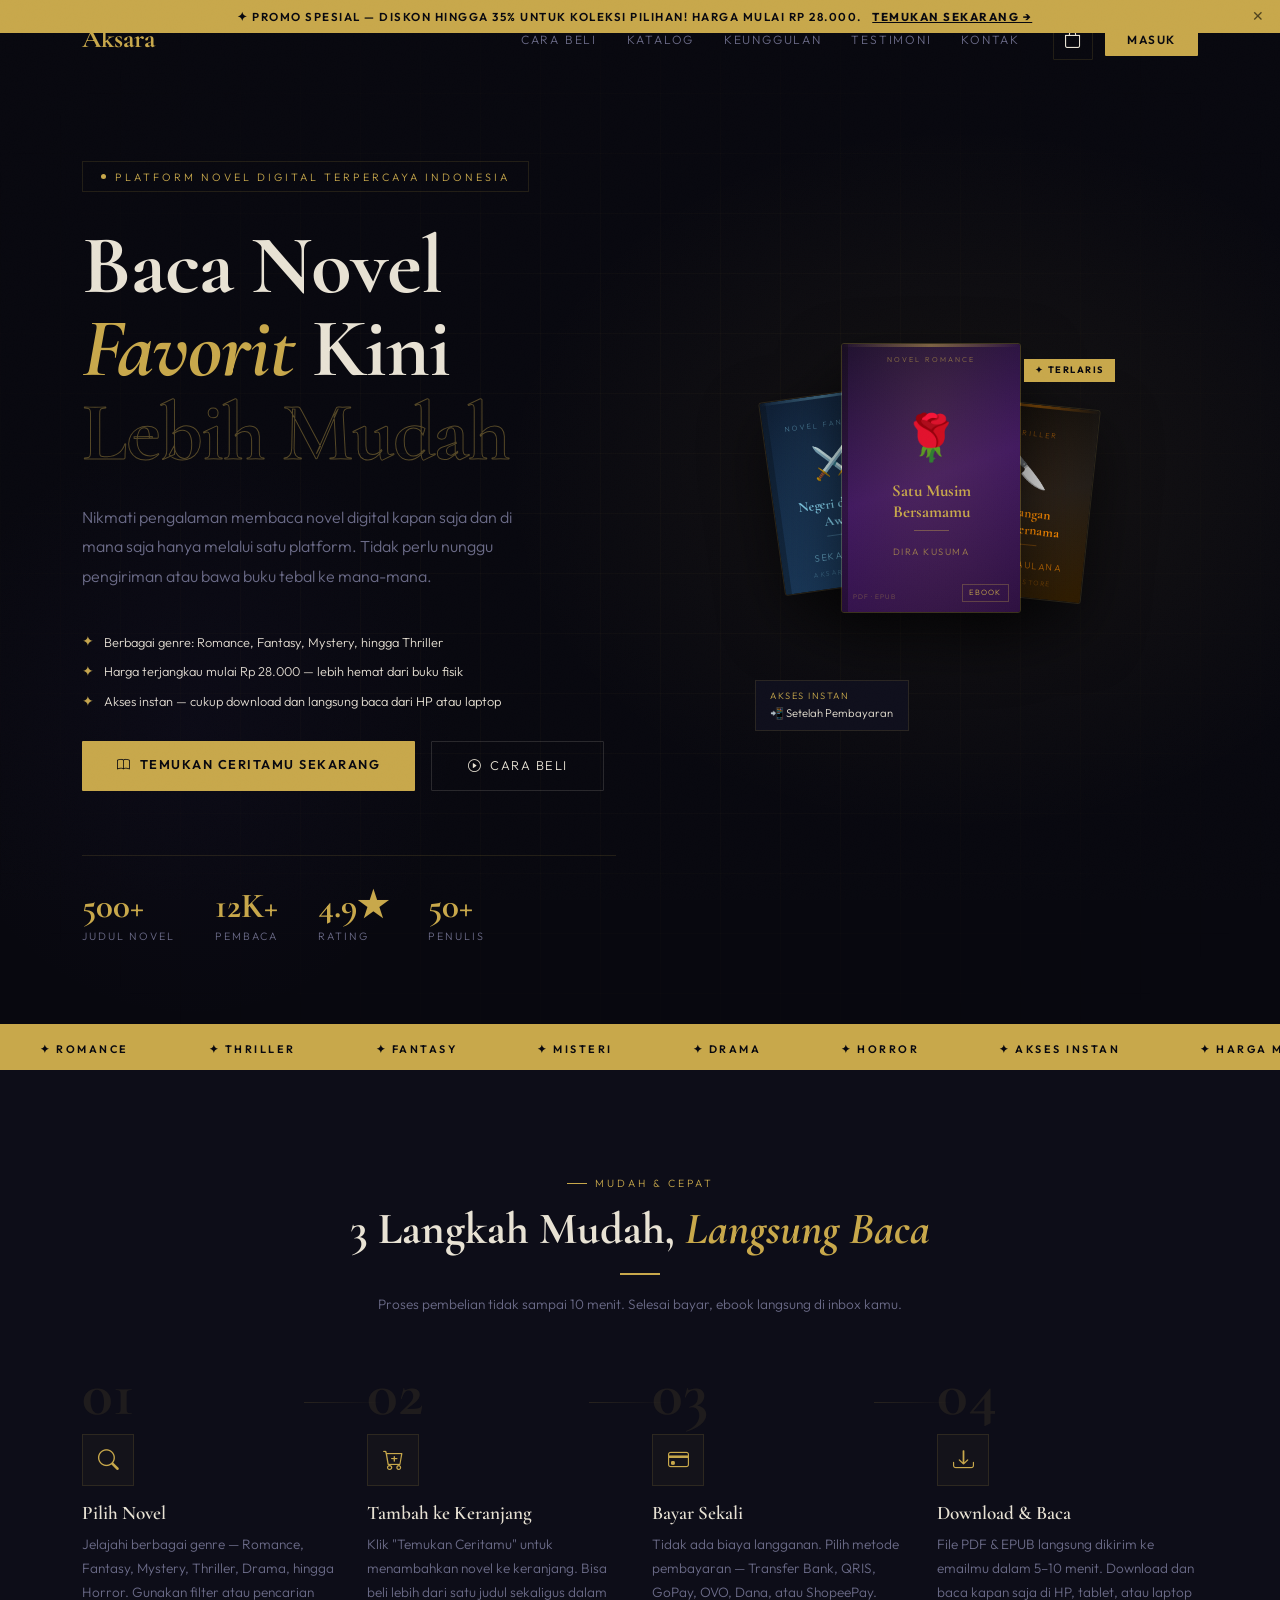
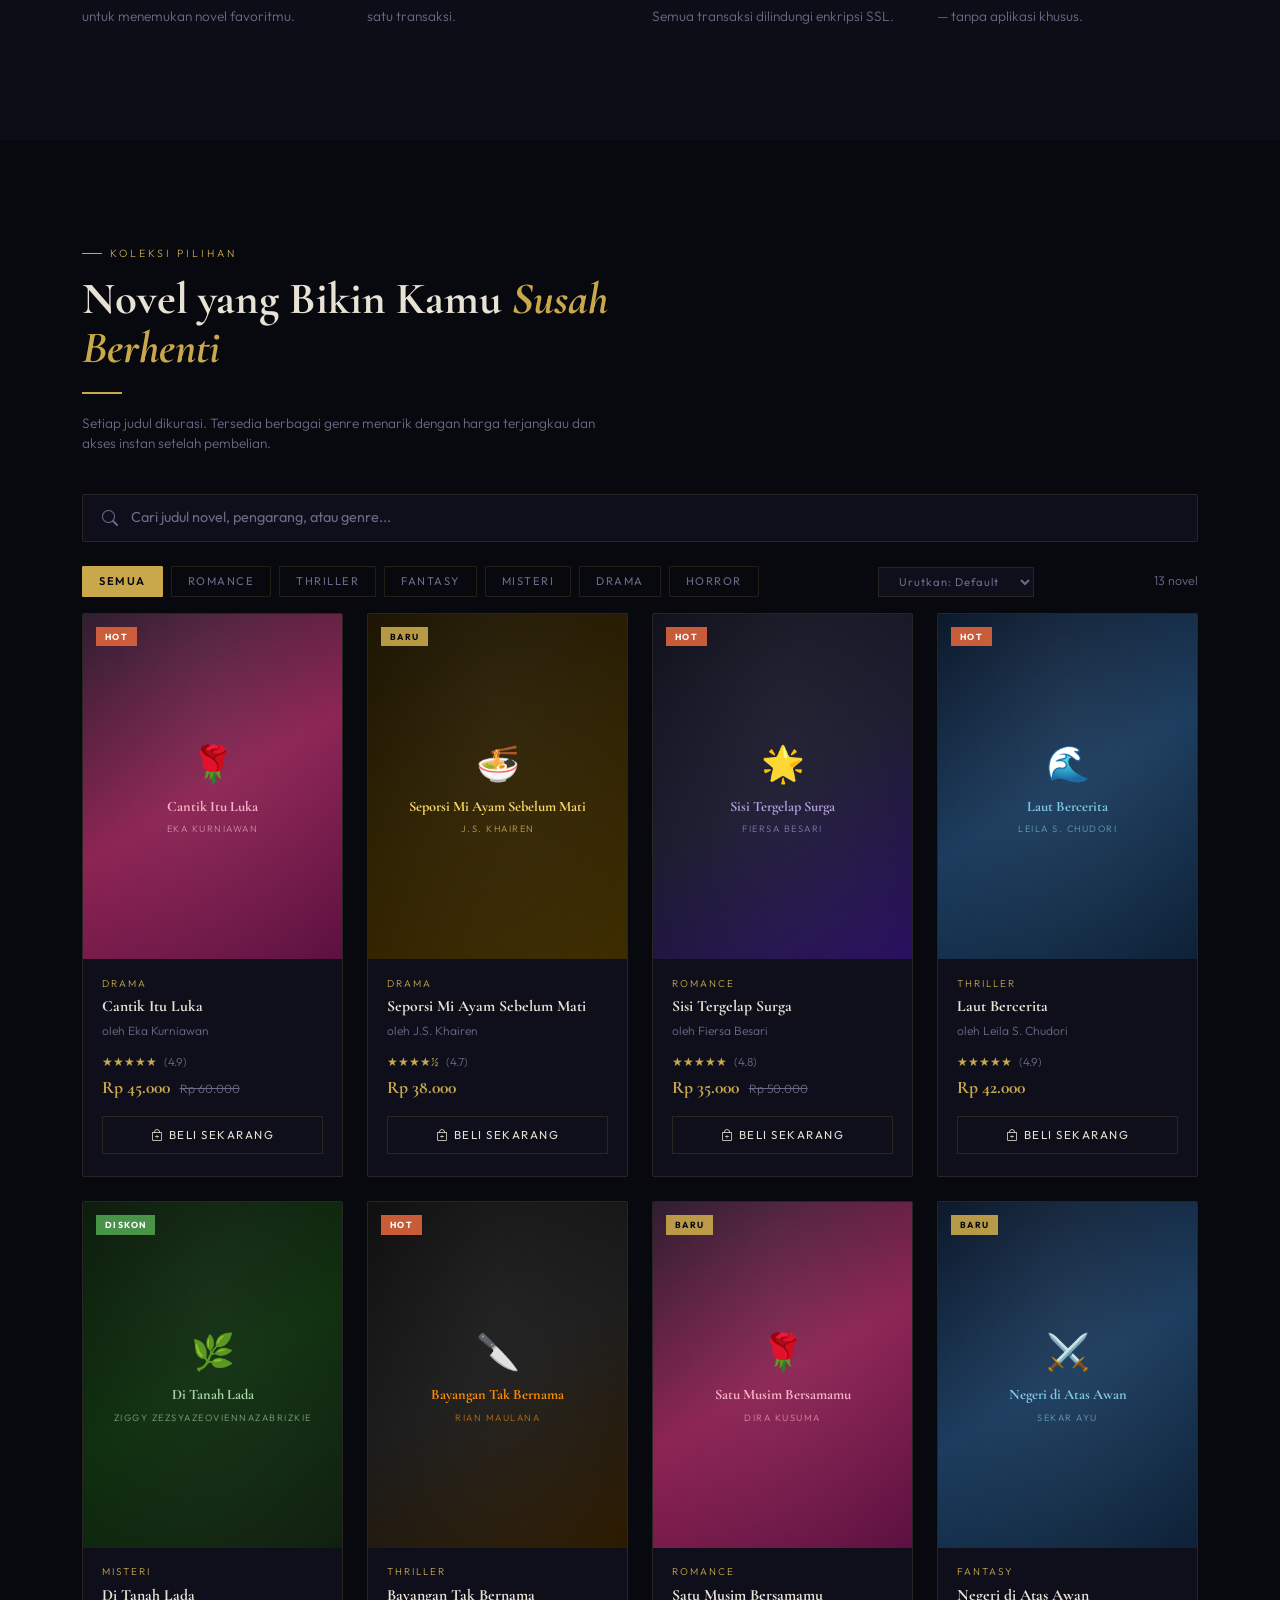
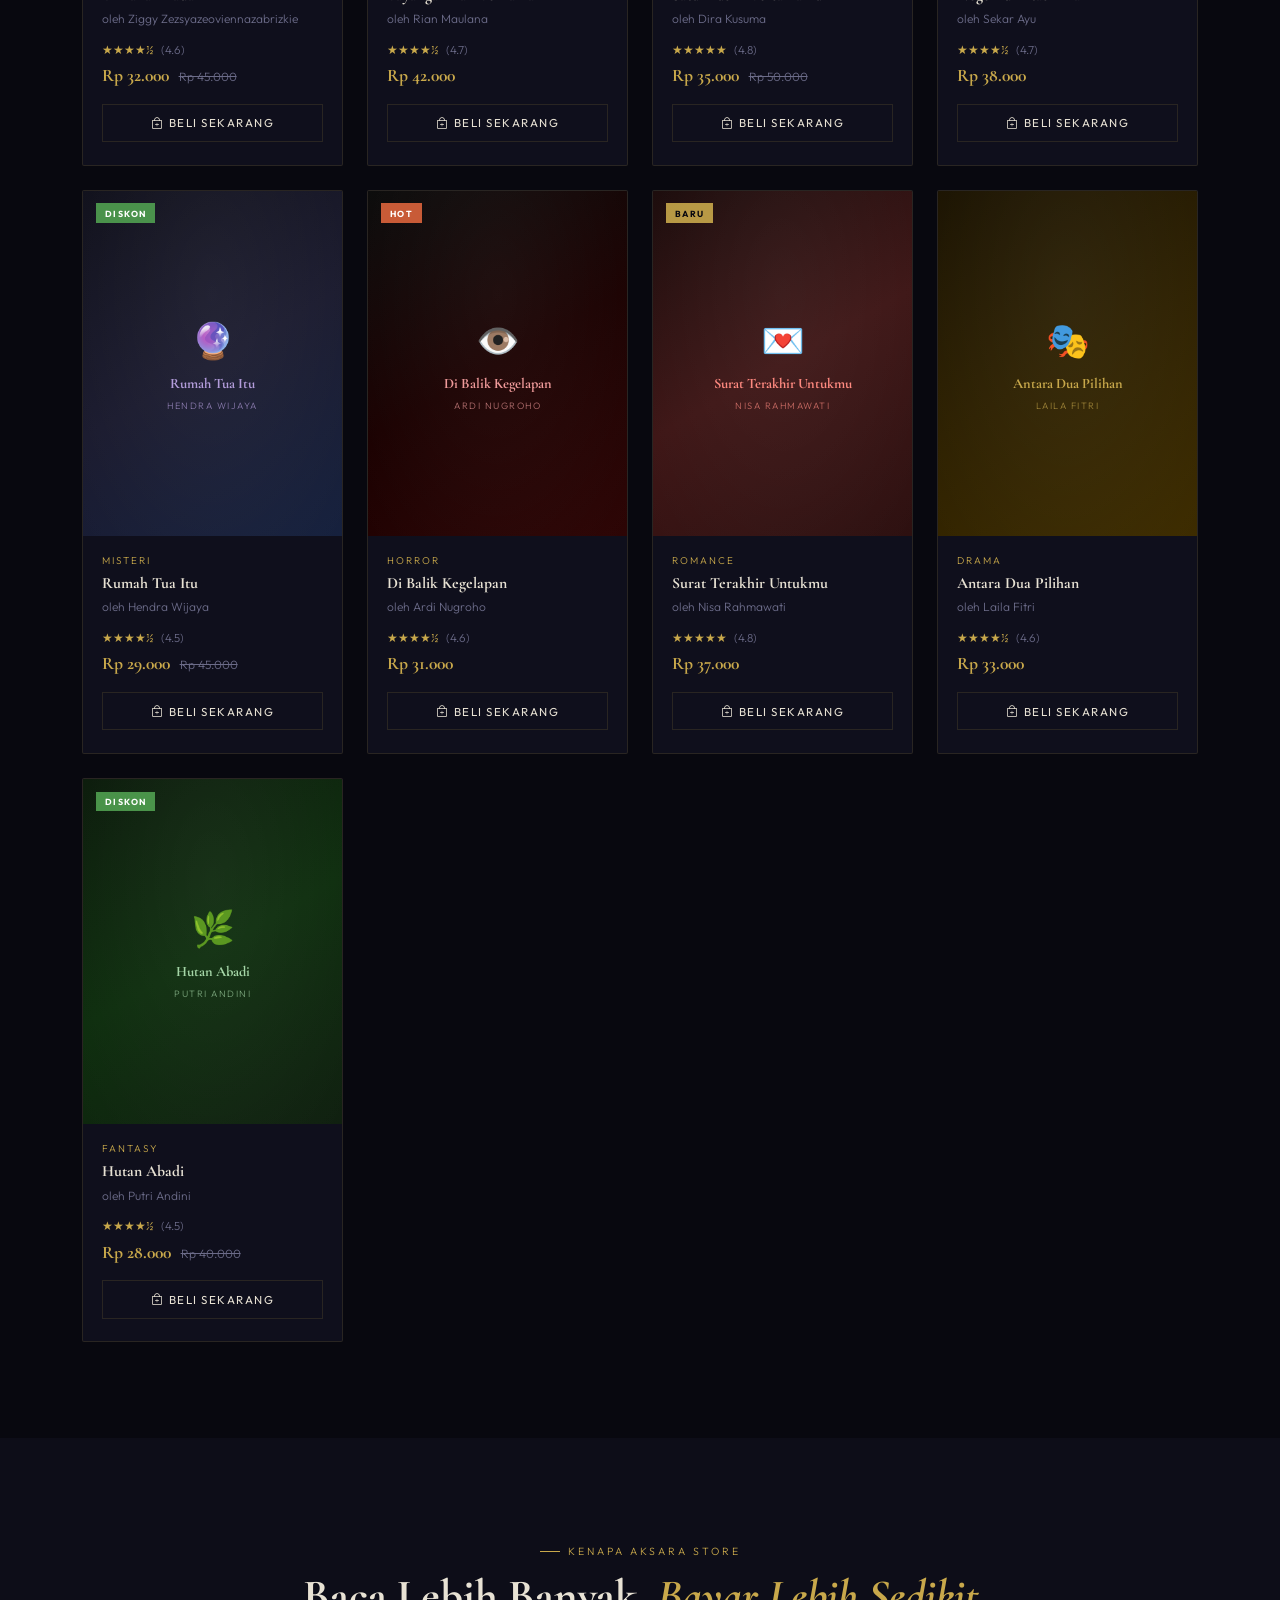
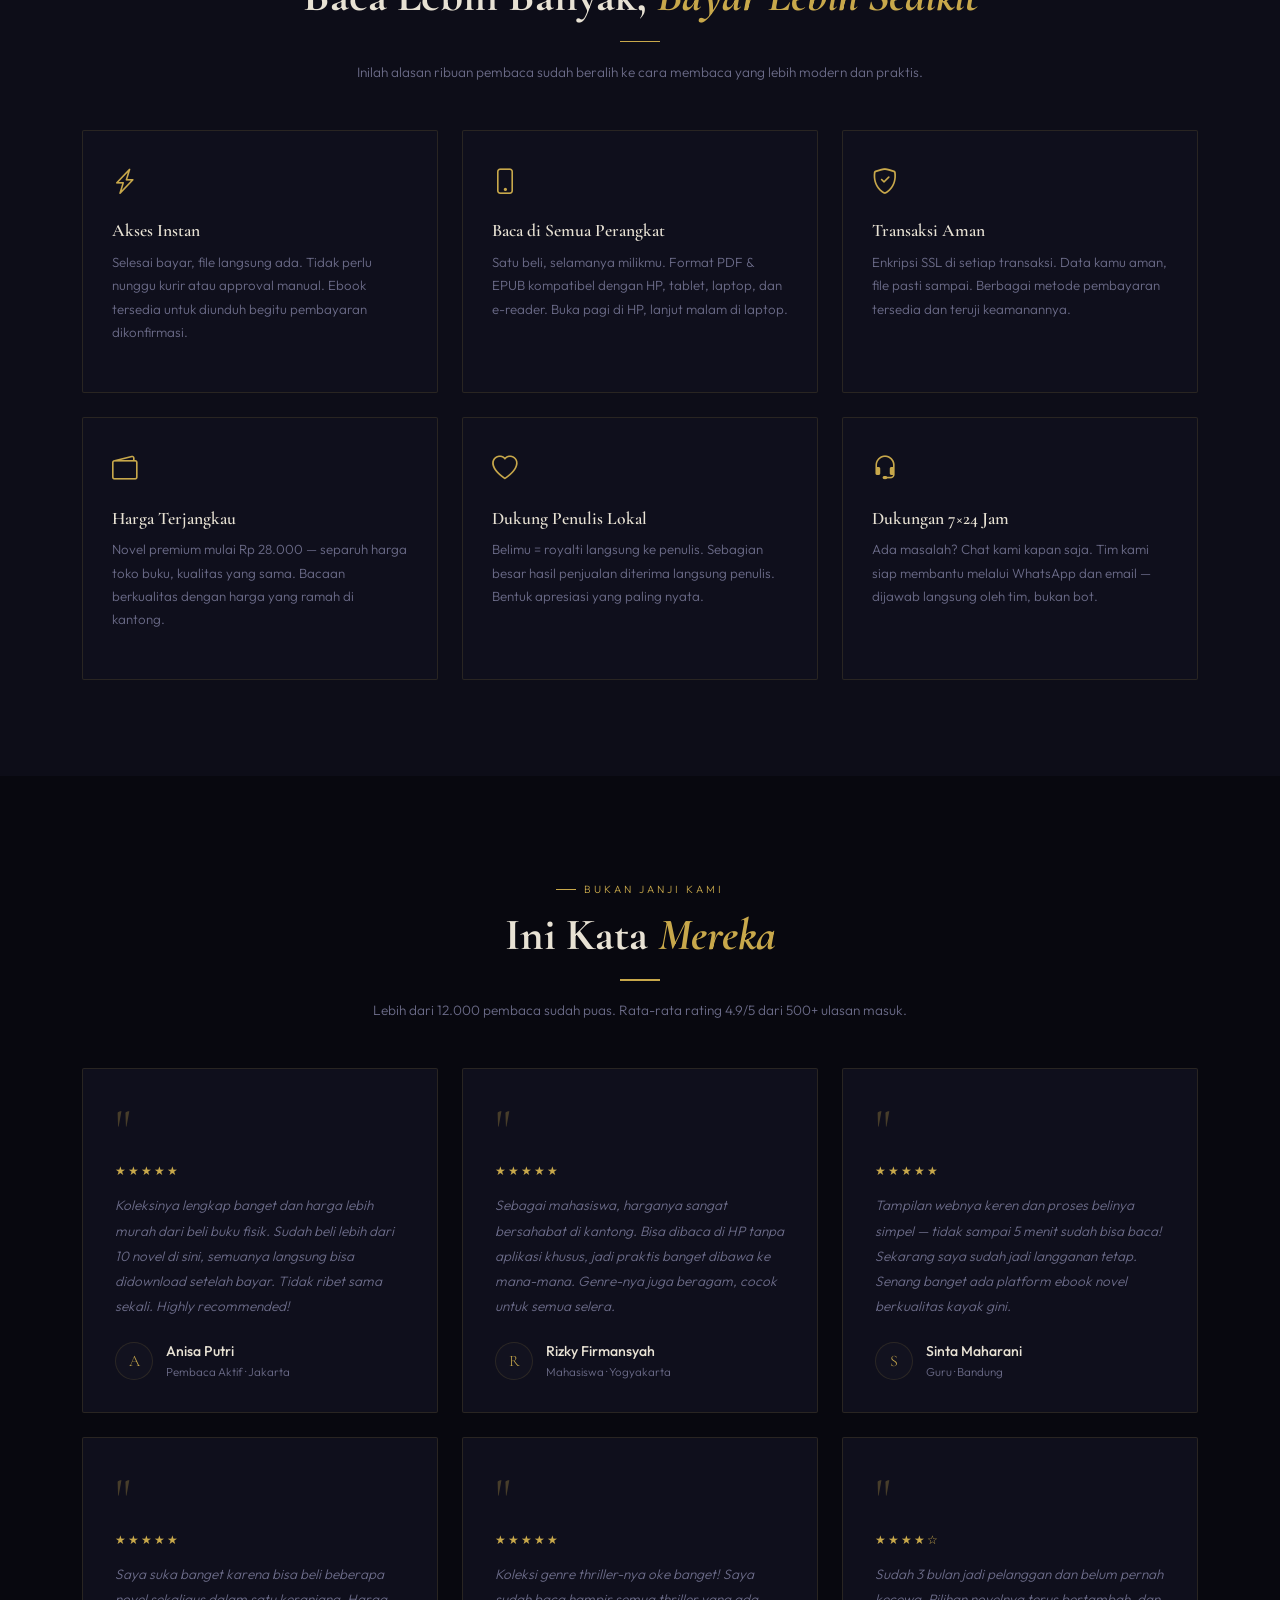
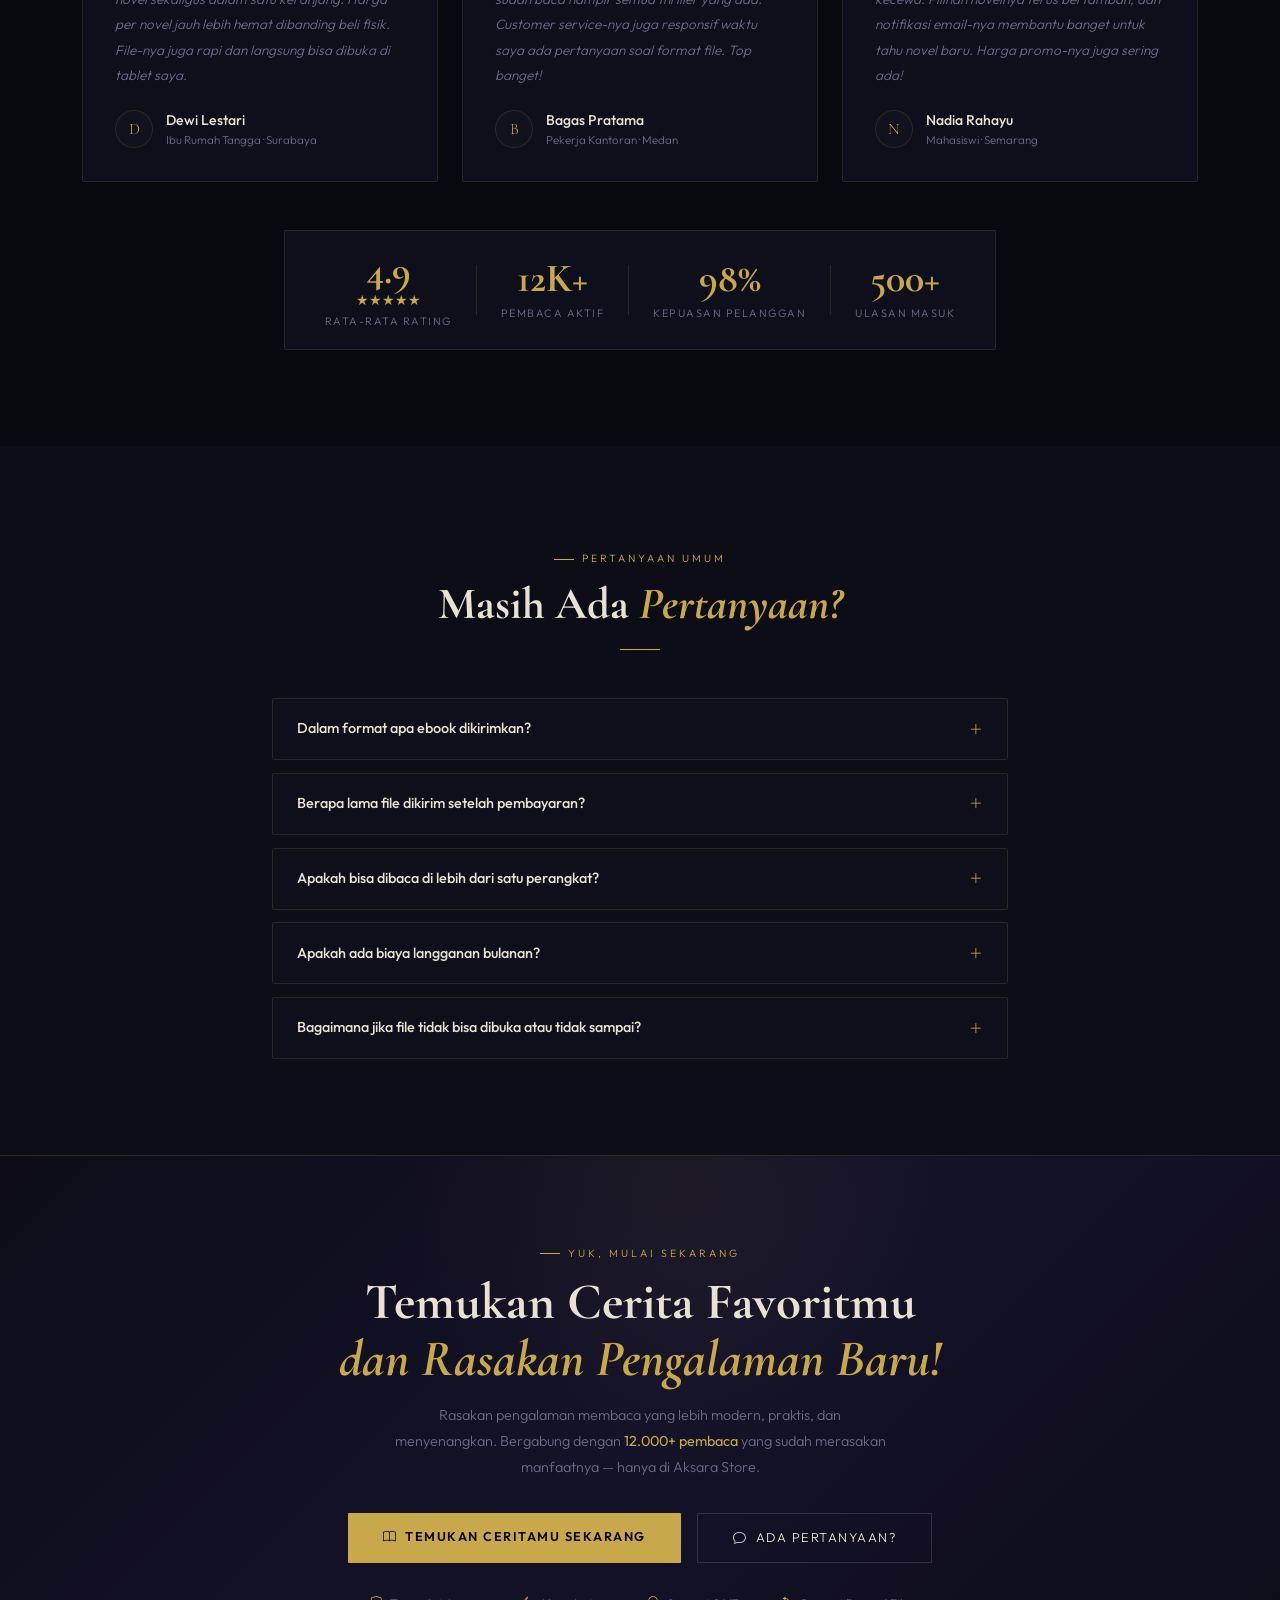
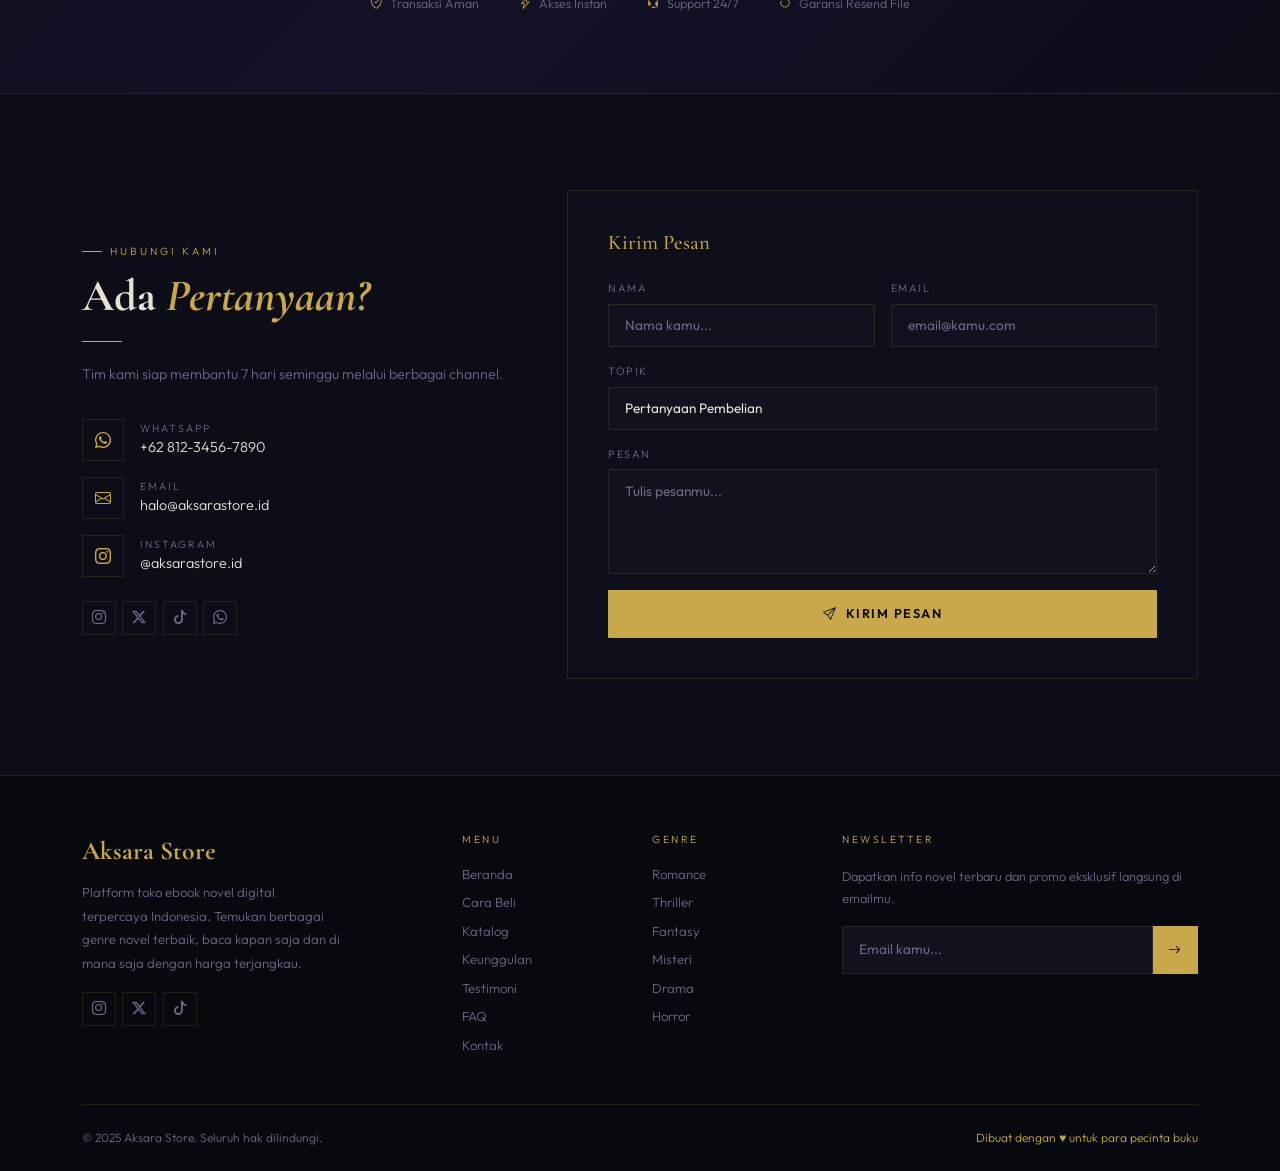
<file: aksara-store-revised (1).html>
<!DOCTYPE html>
<html lang="id">
<head>
  <meta charset="UTF-8"/>
  <meta name="viewport" content="width=device-width, initial-scale=1.0"/>
  <title>Aksara Store — Novel Digital & Ebook Premium</title>
  <link href="https://cdn.jsdelivr.net/npm/bootstrap@5.3.2/dist/css/bootstrap.min.css" rel="stylesheet"/>
  <link href="https://cdn.jsdelivr.net/npm/bootstrap-icons@1.11.3/font/bootstrap-icons.min.css" rel="stylesheet"/>
  <link href="https://fonts.googleapis.com/css2?family=Cormorant+Garamond:ital,wght@0,400;0,600;0,700;1,400;1,600&family=Outfit:wght@300;400;500;600&display=swap" rel="stylesheet"/>
  <style>
    :root {
      --bg:#08080f; --bg2:#0d0d18; --bg3:#12121f; --card:#0f0f1c;
      --gold:#c8a84b; --gold2:#e5c97a; --text:#e8e2d4; --muted:#6b6b88;
      --border:rgba(200,168,75,.14); --red:#e05555;
      --serif:'Cormorant Garamond',Georgia,serif;
      --sans:'Outfit',sans-serif;
    }
    *,*::before,*::after{box-sizing:border-box;margin:0;padding:0}
    html{scroll-behavior:smooth}
    body{background:var(--bg);color:var(--text);font-family:var(--sans);font-weight:300;overflow-x:hidden}
    body::after{content:'';position:fixed;inset:0;background-image:url("data:image/svg+xml,%3Csvg xmlns='http://www.w3.org/2000/svg' width='300' height='300'%3E%3Cfilter id='n'%3E%3CfeTurbulence type='fractalNoise' baseFrequency='0.75' numOctaves='4' stitchTiles='stitch'/%3E%3C/filter%3E%3Crect width='300' height='300' filter='url(%23n)' opacity='0.04'/%3E%3C/svg%3E");pointer-events:none;z-index:9999;opacity:.4}
    ::-webkit-scrollbar{width:3px}
    ::-webkit-scrollbar-track{background:var(--bg)}
    ::-webkit-scrollbar-thumb{background:var(--gold)}

    /* ── NAVBAR ── */
    .navbar{position:fixed;top:0;width:100%;z-index:1000;padding:1.2rem 0;transition:all .4s}
    .navbar.scrolled{background:rgba(8,8,15,.93);backdrop-filter:blur(24px);padding:.8rem 0;border-bottom:1px solid var(--border)}
    .nav-brand{font-family:var(--serif);font-size:1.7rem;font-weight:700;color:var(--gold);text-decoration:none}
    .nav-brand sup{font-size:.5rem;letter-spacing:2px;text-transform:uppercase;color:var(--muted);vertical-align:super;margin-left:3px}
    .nav-link-i{color:var(--muted);text-decoration:none;font-size:.75rem;letter-spacing:1.8px;text-transform:uppercase;padding:.4rem .8rem;transition:color .3s}
    .nav-link-i:hover{color:var(--gold)}
    .btn-cta{background:var(--gold);color:#08080f;border:none;border-radius:1px;padding:.5rem 1.4rem;font-size:.74rem;font-weight:600;letter-spacing:1.5px;text-transform:uppercase;text-decoration:none;transition:all .3s;display:inline-block}
    .btn-cta:hover{background:var(--gold2);color:#08080f;transform:translateY(-1px)}
    .cart-btn{position:relative;background:transparent;border:1px solid var(--border);color:var(--text);width:40px;height:40px;border-radius:1px;display:flex;align-items:center;justify-content:center;cursor:pointer;transition:all .3s;font-size:1.1rem}
    .cart-btn:hover{border-color:var(--gold);color:var(--gold)}
    .cart-count{position:absolute;top:-7px;right:-7px;background:var(--gold);color:#08080f;font-size:.6rem;font-weight:700;width:18px;height:18px;border-radius:50%;display:flex;align-items:center;justify-content:center;display:none}
    .cart-count.show{display:flex}

    /* ── HERO ── */
    .hero{min-height:100vh;display:flex;align-items:center;position:relative;overflow:hidden;padding:8rem 0 5rem}
    .hero-ambient{position:absolute;inset:0;background:radial-gradient(ellipse 55% 55% at 75% 45%,rgba(200,168,75,.07) 0%,transparent 65%),radial-gradient(ellipse 35% 50% at 15% 70%,rgba(80,60,160,.05) 0%,transparent 60%);pointer-events:none}
    .hero-grid{position:absolute;inset:0;background-image:linear-gradient(rgba(200,168,75,.03) 1px,transparent 1px),linear-gradient(90deg,rgba(200,168,75,.03) 1px,transparent 1px);background-size:60px 60px;mask-image:radial-gradient(ellipse 80% 80% at 50% 50%,black 30%,transparent 80%)}
    .eyebrow{display:inline-flex;align-items:center;gap:.6rem;font-size:.67rem;letter-spacing:3px;text-transform:uppercase;color:var(--gold);border:1px solid var(--border);padding:.4rem 1.1rem;margin-bottom:2rem;animation:fadeUp .7s ease both}
    .dot-pulse{width:5px;height:5px;background:var(--gold);border-radius:50%;animation:pulse 2s infinite}
    @keyframes pulse{0%,100%{opacity:1;transform:scale(1)}50%{opacity:.4;transform:scale(.7)}}
    .hero-h1{font-family:var(--serif);font-size:clamp(3rem,6.5vw,6.5rem);font-weight:700;line-height:1.0;letter-spacing:-1px;animation:fadeUp .8s .08s ease both}
    .hero-h1 .it{font-style:italic;color:var(--gold)}
    .hero-h1 .ol{-webkit-text-stroke:1px rgba(200,168,75,.4);color:transparent}
    .hero-sub{font-size:1rem;color:var(--muted);max-width:440px;line-height:1.85;margin:1.8rem 0 2.5rem;animation:fadeUp .8s .16s ease both}
    .hero-btns{animation:fadeUp .8s .24s ease both}
    .btn-gold{background:var(--gold);color:#08080f;border:none;border-radius:1px;padding:.9rem 2.2rem;font-size:.8rem;font-weight:600;letter-spacing:1.5px;text-transform:uppercase;text-decoration:none;transition:all .35s;display:inline-block;cursor:pointer}
    .btn-gold:hover{background:var(--gold2);color:#08080f;transform:translateY(-2px);box-shadow:0 10px 35px rgba(200,168,75,.25)}
    .btn-ghost{background:transparent;color:var(--text);border:1px solid rgba(232,226,212,.15);border-radius:1px;padding:.9rem 2.2rem;font-size:.8rem;letter-spacing:1.5px;text-transform:uppercase;text-decoration:none;transition:all .35s;display:inline-block}
    .btn-ghost:hover{border-color:var(--gold);color:var(--gold)}
    .hero-metrics{display:flex;gap:2.5rem;margin-top:4rem;padding-top:2rem;border-top:1px solid var(--border);animation:fadeUp .8s .32s ease both}
    .mval{font-family:var(--serif);font-size:2.2rem;font-weight:700;color:var(--gold);line-height:1}
    .mlbl{font-size:.67rem;color:var(--muted);letter-spacing:2px;text-transform:uppercase;margin-top:.3rem}

    /* Hero books */
    .books-wrap{position:relative;width:320px;height:420px;margin:0 auto;animation:fadeUp .9s .1s ease both}
    .bk{position:absolute;border-radius:3px;overflow:hidden;box-shadow:0 25px 60px rgba(0,0,0,.6);transition:transform .4s ease;border:1px solid var(--border)}
    .bk:hover{transform:translateY(-6px) !important}
    .bk-main{width:180px;aspect-ratio:2/3;top:0;left:50%;transform:translateX(-50%);z-index:3;border-color:rgba(200,168,75,.25)}
    .bk-l{width:130px;aspect-ratio:2/3;top:50px;left:0;transform:rotate(-8deg);z-index:2}
    .bk-r{width:130px;aspect-ratio:2/3;top:60px;right:0;transform:rotate(6deg);z-index:2}
    .bk-face{width:100%;height:100%;display:flex;flex-direction:column;align-items:center;justify-content:center;padding:1rem .7rem;text-align:center;position:relative;overflow:hidden}
    .bk-face::before{content:'';position:absolute;left:0;top:0;bottom:0;width:6px;background:rgba(0,0,0,.3)}
    .bk-ico{font-size:2rem;margin-bottom:.6rem;position:relative;z-index:1}
    .bk-ttl{font-family:var(--serif);font-size:.85rem;font-weight:700;line-height:1.25;position:relative;z-index:1}
    .bk-aut{font-size:.58rem;letter-spacing:1.5px;text-transform:uppercase;margin-top:.4rem;position:relative;z-index:1;opacity:.7}
    .fl-badge{position:absolute;background:var(--gold);color:#08080f;font-size:.58rem;font-weight:700;letter-spacing:1.5px;text-transform:uppercase;padding:.3rem .7rem;top:1rem;right:-1.5rem;z-index:10;animation:float 3s ease-in-out infinite}
    .fl-badge2{position:absolute;background:var(--card);border:1px solid var(--border);color:var(--text);font-size:.6rem;padding:.5rem .9rem;bottom:2rem;left:-1rem;z-index:10;animation:float 3.5s 1s ease-in-out infinite}
    @keyframes float{0%,100%{transform:translateY(0)}50%{transform:translateY(-6px)}}

    /* ── TICKER ── */
    .ticker{background:var(--gold);padding:.7rem 0;overflow:hidden;white-space:nowrap}
    .ticker-inner{display:inline-block;animation:tick 25s linear infinite;font-size:.68rem;font-weight:600;letter-spacing:2.5px;text-transform:uppercase;color:#08080f}
    .ticker-inner span{margin:0 2.5rem}
    @keyframes tick{from{transform:translateX(0)}to{transform:translateX(-50%)}}

    /* ── SECTIONS ── */
    .section{padding:6rem 0}
    .section-alt{background:var(--bg2)}
    .tag-line{display:inline-flex;align-items:center;gap:.5rem;font-size:.66rem;letter-spacing:3px;text-transform:uppercase;color:var(--gold);margin-bottom:.8rem}
    .tag-line::before{content:'';width:20px;height:1px;background:var(--gold)}
    .sec-h{font-family:var(--serif);font-size:clamp(2rem,3.5vw,3rem);font-weight:700;line-height:1.1}
    .sec-h em{font-style:italic;color:var(--gold)}
    .divider{width:40px;height:1.5px;background:var(--gold);margin:1.2rem 0}
    .divider.mx-auto{margin-left:auto;margin-right:auto}

    /* ── STEPS ── */
    .step-num{font-family:var(--serif);font-size:4rem;font-weight:700;color:rgba(200,168,75,.1);line-height:1;margin-bottom:.5rem}
    .step-icon{width:52px;height:52px;border:1px solid var(--border);display:flex;align-items:center;justify-content:center;font-size:1.3rem;margin-bottom:1rem;color:var(--gold);background:rgba(200,168,75,.04)}
    .step-title{font-family:var(--serif);font-size:1.2rem;font-weight:600;margin-bottom:.5rem}
    .step-desc{font-size:.85rem;color:var(--muted);line-height:1.75}
    .step-conn{position:absolute;top:2.5rem;right:-15%;width:30%;height:1px;background:linear-gradient(90deg,var(--border),transparent)}

    /* ── SEARCH BAR ── */
    .search-wrap{background:var(--card);border:1px solid var(--border);border-radius:2px;padding:.7rem 1.2rem;display:flex;align-items:center;gap:.8rem;margin-bottom:1.5rem;transition:border-color .3s}
    .search-wrap:focus-within{border-color:rgba(200,168,75,.4)}
    .search-wrap i{color:var(--muted);font-size:1rem}
    .search-wrap input{background:transparent;border:none;outline:none;color:var(--text);font-family:var(--sans);font-size:.9rem;flex:1}
    .search-wrap input::placeholder{color:var(--muted)}
    .search-wrap .clear-btn{background:transparent;border:none;color:var(--muted);cursor:pointer;font-size:.8rem;padding:0;transition:color .3s;display:none}
    .search-wrap .clear-btn.show{display:block}
    .search-wrap .clear-btn:hover{color:var(--gold)}

    /* ── FILTER ROW ── */
    .filter-row{display:flex;flex-wrap:wrap;gap:.5rem;align-items:center;margin-bottom:1rem}
    .pill{background:transparent;border:1px solid var(--border);color:var(--muted);padding:.38rem 1rem;border-radius:1px;font-size:.7rem;letter-spacing:1.5px;text-transform:uppercase;cursor:pointer;transition:all .3s;font-family:var(--sans)}
    .pill:hover,.pill.active{background:var(--gold);border-color:var(--gold);color:#08080f;font-weight:600}
    .sort-select{background:var(--card);border:1px solid var(--border);color:var(--muted);padding:.38rem 1rem;border-radius:1px;font-size:.7rem;letter-spacing:1px;cursor:pointer;font-family:var(--sans);outline:none;transition:all .3s}
    .sort-select:focus{border-color:rgba(200,168,75,.4);color:var(--text)}
    .result-count{font-size:.78rem;color:var(--muted);margin-left:auto;align-self:center}

    /* ── NOVEL CARD ── */
    .ncard{background:var(--card);border:1px solid var(--border);border-radius:2px;overflow:hidden;transition:all .4s cubic-bezier(.25,.46,.45,.94);height:100%;cursor:pointer}
    .ncard:hover{transform:translateY(-6px);border-color:rgba(200,168,75,.35);box-shadow:0 18px 45px rgba(0,0,0,.45)}
    .ncard-cover{width:100%;aspect-ratio:3/4;overflow:hidden;position:relative}
    .cover-art{width:100%;height:100%;display:flex;flex-direction:column;align-items:center;justify-content:center;position:relative;overflow:hidden;transition:transform .4s ease}
    .ncard:hover .cover-art{transform:scale(1.04)}
    .ca-ico{font-size:2.2rem;position:relative;z-index:1;margin-bottom:.5rem}
    .ca-ttl{font-family:var(--serif);font-size:.9rem;font-weight:700;text-align:center;padding:0 .8rem;line-height:1.3;position:relative;z-index:1}
    .ca-aut{font-size:.58rem;letter-spacing:1.5px;text-transform:uppercase;margin-top:.35rem;position:relative;z-index:1;opacity:.7}
    .nc-badge{position:absolute;top:.8rem;left:.8rem;font-size:.55rem;font-weight:700;letter-spacing:1.5px;text-transform:uppercase;padding:.2rem .55rem;z-index:5}
    .b-new{background:rgba(200,168,75,.9);color:#08080f}
    .b-hot{background:rgba(220,100,60,.9);color:#fff}
    .b-disc{background:rgba(80,160,80,.9);color:#fff}
    .nc-body{padding:1.1rem 1.2rem 1.4rem}
    .nc-genre{font-size:.62rem;letter-spacing:2px;text-transform:uppercase;color:var(--gold);margin-bottom:.35rem}
    .nc-title{font-family:var(--serif);font-size:.98rem;font-weight:700;line-height:1.3;margin-bottom:.25rem}
    .nc-author{font-size:.75rem;color:var(--muted);margin-bottom:.8rem}
    .nc-price{font-family:var(--serif);font-size:1.1rem;font-weight:700;color:var(--gold)}
    .nc-orig{font-size:.75rem;color:var(--muted);text-decoration:line-through;margin-left:.4rem}
    .nc-rating{font-size:.72rem;color:var(--gold);margin-bottom:.3rem}
    .nc-rating span{color:var(--muted);margin-left:.3rem}
    .nc-btn{display:block;width:100%;background:transparent;border:1px solid var(--border);color:var(--text);padding:.6rem;font-size:.72rem;letter-spacing:1.5px;text-transform:uppercase;cursor:pointer;transition:all .3s;margin-top:.9rem;font-family:var(--sans);border-radius:0}
    .nc-btn:hover{background:var(--gold);border-color:var(--gold);color:#08080f;font-weight:600}
    .no-results{text-align:center;padding:4rem 2rem;color:var(--muted)}
    .no-results i{font-size:3rem;display:block;margin-bottom:1rem;opacity:.3}

    /* ── FEATURES ── */
    .feat-card{background:var(--card);border:1px solid var(--border);padding:2rem 1.8rem;border-radius:2px;height:100%;transition:all .35s;position:relative;overflow:hidden}
    .feat-card::after{content:'';position:absolute;bottom:0;left:0;right:0;height:2px;background:var(--gold);transform:scaleX(0);transition:transform .35s}
    .feat-card:hover{border-color:rgba(200,168,75,.3);transform:translateY(-4px)}
    .feat-card:hover::after{transform:scaleX(1)}
    .feat-ico{font-size:1.6rem;color:var(--gold);margin-bottom:1.2rem;display:block}
    .feat-title{font-family:var(--serif);font-size:1.1rem;font-weight:600;margin-bottom:.6rem}
    .feat-desc{font-size:.83rem;color:var(--muted);line-height:1.75}

    /* ── TESTIMONIALS ── */
    .t-card{background:var(--card);border:1px solid var(--border);padding:2rem;border-radius:2px;height:100%;transition:all .35s}
    .t-card:hover{border-color:rgba(200,168,75,.3);transform:translateY(-3px)}
    .t-q{font-family:var(--serif);font-size:3.5rem;color:var(--gold);opacity:.3;line-height:1;margin-bottom:.3rem}
    .t-stars{color:var(--gold);font-size:.78rem;margin-bottom:.8rem;letter-spacing:2px}
    .t-text{font-size:.85rem;color:var(--muted);line-height:1.85;font-style:italic;margin-bottom:1.4rem}
    .t-av{width:38px;height:38px;background:var(--bg3);border:1px solid var(--border);border-radius:50%;display:flex;align-items:center;justify-content:center;font-family:var(--serif);font-size:1rem;color:var(--gold);margin-right:.8rem;flex-shrink:0}
    .t-name{font-weight:500;font-size:.88rem}
    .t-role{font-size:.72rem;color:var(--muted)}

    /* ── CTA BAND ── */
    .cta-band{background:linear-gradient(135deg,#0d0c18,#141228,#0d0c18);border-top:1px solid var(--border);border-bottom:1px solid var(--border);padding:5rem 0;position:relative;overflow:hidden}
    .cta-band::before{content:'';position:absolute;top:-50%;left:30%;width:600px;height:600px;background:radial-gradient(circle,rgba(200,168,75,.06) 0%,transparent 65%);pointer-events:none}
    .cta-h{font-family:var(--serif);font-size:clamp(2rem,4vw,3.5rem);font-weight:700;line-height:1.1}
    .cta-h em{font-style:italic;color:var(--gold)}

    /* ── CONTACT ── */
    .c-input{background:var(--bg3)!important;border:1px solid var(--border)!important;color:var(--text)!important;border-radius:1px!important;padding:.65rem 1rem;font-family:var(--sans);font-size:.85rem}
    .c-input::placeholder{color:var(--muted)!important}
    .c-input:focus{box-shadow:0 0 0 2px rgba(200,168,75,.15)!important;border-color:var(--gold)!important}
    .c-icon{width:42px;height:42px;border:1px solid var(--border);display:flex;align-items:center;justify-content:center;color:var(--gold);flex-shrink:0}

    /* ── FOOTER ── */
    footer{background:var(--bg);border-top:1px solid var(--border);padding:3.5rem 0 1.5rem}
    .f-brand{font-family:var(--serif);font-size:1.6rem;font-weight:700;color:var(--gold)}
    .f-desc{font-size:.82rem;color:var(--muted);line-height:1.8;max-width:260px;margin-top:.7rem}
    .f-head{font-size:.65rem;letter-spacing:2.5px;text-transform:uppercase;color:var(--gold);margin-bottom:1.1rem}
    .f-link{display:block;font-size:.82rem;color:var(--muted);text-decoration:none;margin-bottom:.55rem;transition:color .3s}
    .f-link:hover{color:var(--gold)}
    .soc{width:34px;height:34px;border:1px solid var(--border);display:inline-flex;align-items:center;justify-content:center;color:var(--muted);text-decoration:none;margin-right:.4rem;font-size:.88rem;transition:all .3s}
    .soc:hover{border-color:var(--gold);color:var(--gold)}
    .f-bottom{border-top:1px solid var(--border);padding-top:1.5rem;margin-top:2.5rem;font-size:.75rem;color:var(--muted)}

    /* ── CART SIDEBAR ── */
    .cart-overlay{position:fixed;inset:0;background:rgba(0,0,0,.6);z-index:2000;opacity:0;pointer-events:none;transition:opacity .35s;backdrop-filter:blur(4px)}
    .cart-overlay.open{opacity:1;pointer-events:all}
    .cart-sidebar{position:fixed;top:0;right:0;width:420px;max-width:100vw;height:100vh;background:var(--bg2);border-left:1px solid var(--border);z-index:2001;transform:translateX(100%);transition:transform .4s cubic-bezier(.25,.46,.45,.94);display:flex;flex-direction:column}
    .cart-sidebar.open{transform:translateX(0)}
    .cart-header{padding:1.5rem 1.8rem;border-bottom:1px solid var(--border);display:flex;align-items:center;justify-content:space-between;flex-shrink:0}
    .cart-title{font-family:var(--serif);font-size:1.4rem;font-weight:700}
    .cart-close{background:transparent;border:1px solid var(--border);color:var(--muted);width:36px;height:36px;display:flex;align-items:center;justify-content:center;cursor:pointer;transition:all .3s;font-size:1rem}
    .cart-close:hover{border-color:var(--gold);color:var(--gold)}
    .cart-body{flex:1;overflow-y:auto;padding:1.5rem 1.8rem}
    .cart-body::-webkit-scrollbar{width:2px}
    .cart-empty{text-align:center;padding:4rem 2rem;color:var(--muted)}
    .cart-empty i{font-size:3rem;display:block;margin-bottom:1rem;opacity:.3}
    .cart-item{display:flex;gap:1rem;padding:1rem 0;border-bottom:1px solid var(--border);align-items:flex-start}
    .ci-cover{width:60px;height:80px;border-radius:2px;overflow:hidden;flex-shrink:0;border:1px solid var(--border)}
    .ci-info{flex:1}
    .ci-title{font-family:var(--serif);font-size:.9rem;font-weight:700;margin-bottom:.2rem;line-height:1.3}
    .ci-author{font-size:.72rem;color:var(--muted);margin-bottom:.5rem}
    .ci-price{font-family:var(--serif);font-size:1rem;color:var(--gold);font-weight:700}
    .ci-remove{background:transparent;border:none;color:var(--muted);cursor:pointer;font-size:.85rem;transition:color .3s;padding:0}
    .ci-remove:hover{color:var(--red)}
    .cart-footer{padding:1.5rem 1.8rem;border-top:1px solid var(--border);flex-shrink:0}
    .cart-total-row{display:flex;justify-content:space-between;margin-bottom:.5rem;font-size:.85rem;color:var(--muted)}
    .cart-grand{display:flex;justify-content:space-between;font-family:var(--serif);font-size:1.2rem;font-weight:700;padding-top:.8rem;border-top:1px solid var(--border);margin-bottom:1.2rem}
    .cart-grand span:last-child{color:var(--gold)}

    /* ── CHECKOUT MODAL ── */
    .modal-overlay{position:fixed;inset:0;background:rgba(0,0,0,.75);z-index:3000;display:flex;align-items:center;justify-content:center;opacity:0;pointer-events:none;transition:opacity .35s;backdrop-filter:blur(6px);padding:1rem}
    .modal-overlay.open{opacity:1;pointer-events:all}
    .modal-box{background:var(--bg2);border:1px solid var(--border);border-radius:2px;width:100%;max-width:560px;max-height:90vh;overflow-y:auto;transform:translateY(30px);transition:transform .4s ease;animation:none}
    .modal-overlay.open .modal-box{transform:translateY(0)}
    .modal-box::-webkit-scrollbar{width:2px}
    .modal-head{padding:1.5rem 2rem;border-bottom:1px solid var(--border);display:flex;align-items:center;justify-content:space-between}
    .modal-title{font-family:var(--serif);font-size:1.3rem;font-weight:700}
    .modal-close{background:transparent;border:1px solid var(--border);color:var(--muted);width:34px;height:34px;display:flex;align-items:center;justify-content:center;cursor:pointer;transition:all .3s;font-size:.9rem}
    .modal-close:hover{border-color:var(--gold);color:var(--gold)}
    .modal-body{padding:2rem}
    .step-indicator{display:flex;gap:0;margin-bottom:2rem}
    .si-step{flex:1;text-align:center;position:relative}
    .si-step::after{content:'';position:absolute;top:14px;left:50%;width:100%;height:1px;background:var(--border)}
    .si-step:last-child::after{display:none}
    .si-num{width:28px;height:28px;border-radius:50%;display:flex;align-items:center;justify-content:center;font-size:.72rem;font-weight:600;margin:0 auto .4rem;border:1px solid var(--border);color:var(--muted);background:var(--bg2);position:relative;z-index:1;transition:all .3s}
    .si-num.active{border-color:var(--gold);color:var(--gold);background:rgba(200,168,75,.1)}
    .si-num.done{border-color:var(--gold);background:var(--gold);color:#08080f}
    .si-label{font-size:.62rem;letter-spacing:1px;text-transform:uppercase;color:var(--muted)}
    .si-label.active{color:var(--gold)}
    .form-step{display:none}
    .form-step.active{display:block}
    .f-label{font-size:.68rem;letter-spacing:1.5px;text-transform:uppercase;color:var(--muted);display:block;margin-bottom:.45rem}
    .f-inp{background:var(--bg3)!important;border:1px solid var(--border)!important;color:var(--text)!important;border-radius:1px!important;padding:.7rem 1rem;font-family:var(--sans);font-size:.88rem;width:100%}
    .f-inp::placeholder{color:var(--muted)!important}
    .f-inp:focus{outline:none;border-color:rgba(200,168,75,.4)!important;box-shadow:0 0 0 2px rgba(200,168,75,.1)!important}
    .pay-method{display:grid;grid-template-columns:repeat(3,1fr);gap:.7rem;margin-top:.5rem}
    .pay-opt{border:1px solid var(--border);padding:.8rem .5rem;text-align:center;cursor:pointer;transition:all .3s;border-radius:1px}
    .pay-opt:hover,.pay-opt.selected{border-color:var(--gold);background:rgba(200,168,75,.07)}
    .pay-opt .pay-ico{font-size:1.5rem;display:block;margin-bottom:.3rem}
    .pay-opt .pay-name{font-size:.68rem;letter-spacing:1px;text-transform:uppercase;color:var(--muted)}
    .pay-opt.selected .pay-name{color:var(--gold)}
    .order-summary-item{display:flex;justify-content:space-between;font-size:.83rem;padding:.5rem 0;border-bottom:1px solid var(--border);color:var(--muted)}
    .order-summary-item:last-of-type{border:none}
    .order-total-row{display:flex;justify-content:space-between;font-family:var(--serif);font-size:1.1rem;font-weight:700;padding-top:.8rem;border-top:1px solid var(--border)}
    .order-total-row span:last-child{color:var(--gold)}
    .success-screen{text-align:center;padding:2rem 1rem;display:none}
    .success-screen.show{display:block}
    .success-ico{font-size:4rem;margin-bottom:1rem;animation:bounceIn .6s ease}
    @keyframes bounceIn{0%{transform:scale(0)}60%{transform:scale(1.15)}100%{transform:scale(1)}}

    /* ── NOVEL DETAIL MODAL ── */
    .detail-overlay{position:fixed;inset:0;background:rgba(0,0,0,.8);z-index:3500;display:flex;align-items:center;justify-content:center;opacity:0;pointer-events:none;transition:opacity .35s;backdrop-filter:blur(8px);padding:1rem}
    .detail-overlay.open{opacity:1;pointer-events:all}
    .detail-box{background:var(--bg2);border:1px solid var(--border);border-radius:2px;width:100%;max-width:700px;max-height:90vh;overflow-y:auto;transform:scale(.95);transition:transform .4s ease}
    .detail-overlay.open .detail-box{transform:scale(1)}
    .detail-box::-webkit-scrollbar{width:2px}
    .detail-cover{width:100%;height:280px;overflow:hidden;position:relative;flex-shrink:0}
    .detail-cover .cover-art{height:100%}
    .detail-content{padding:2rem}
    .detail-genre{font-size:.65rem;letter-spacing:2px;text-transform:uppercase;color:var(--gold);margin-bottom:.5rem}
    .detail-title{font-family:var(--serif);font-size:1.8rem;font-weight:700;line-height:1.1;margin-bottom:.4rem}
    .detail-author{font-size:.85rem;color:var(--muted);margin-bottom:.8rem}
    .detail-rating{color:var(--gold);font-size:.85rem;margin-bottom:1rem}
    .detail-desc{font-size:.88rem;color:var(--muted);line-height:1.85;margin-bottom:1.5rem}
    .detail-meta{display:flex;flex-wrap:wrap;gap:.5rem;margin-bottom:1.5rem}
    .detail-tag{border:1px solid var(--border);font-size:.65rem;letter-spacing:1px;text-transform:uppercase;padding:.3rem .7rem;color:var(--muted)}
    .detail-price-row{display:flex;align-items:center;gap:1rem;margin-bottom:1.5rem}
    .detail-price{font-family:var(--serif);font-size:1.8rem;font-weight:700;color:var(--gold)}
    .detail-orig{font-size:.9rem;color:var(--muted);text-decoration:line-through}
    .detail-btns{display:flex;gap:1rem}
    .btn-detail-buy{flex:1;background:var(--gold);color:#08080f;border:none;padding:.85rem;font-size:.8rem;font-weight:600;letter-spacing:1.5px;text-transform:uppercase;cursor:pointer;transition:all .3s;font-family:var(--sans)}
    .btn-detail-buy:hover{background:var(--gold2)}
    .btn-detail-wish{background:transparent;border:1px solid var(--border);color:var(--muted);padding:.85rem 1.2rem;cursor:pointer;transition:all .3s;font-size:1rem}
    .btn-detail-wish:hover{border-color:var(--gold);color:var(--gold)}

    /* ── TOAST ── */
    #toast{position:fixed;bottom:2rem;right:2rem;background:var(--card);border:1px solid var(--gold);color:var(--text);padding:.9rem 1.5rem;font-size:.82rem;z-index:9998;transform:translateY(80px);opacity:0;transition:all .4s ease;max-width:300px}
    #toast.show{transform:translateY(0);opacity:1}

    /* ── ANIMATIONS ── */
    @keyframes fadeUp{from{opacity:0;transform:translateY(28px)}to{opacity:1;transform:translateY(0)}}
    .rev{opacity:0;transform:translateY(22px);transition:opacity .7s ease,transform .7s ease}
    .rev.on{opacity:1;transform:translateY(0)}
    .d1{transition-delay:.1s}.d2{transition-delay:.2s}.d3{transition-delay:.3s}.d4{transition-delay:.4s}

    /* ── FAQ ── */
    .faq-list{display:flex;flex-direction:column;gap:.8rem}
    .faq-item{background:var(--card);border:1px solid var(--border);border-radius:2px;overflow:hidden;transition:border-color .3s}
    .faq-item.open{border-color:rgba(200,168,75,.35)}
    .faq-q{display:flex;justify-content:space-between;align-items:center;padding:1.2rem 1.5rem;cursor:pointer;font-size:.9rem;font-weight:500;gap:1rem;transition:color .3s}
    .faq-q:hover{color:var(--gold)}
    .faq-item.open .faq-q{color:var(--gold)}
    .faq-icon{font-size:.85rem;color:var(--gold);flex-shrink:0;transition:transform .3s}
    .faq-item.open .faq-icon{transform:rotate(45deg)}
    .faq-a{max-height:0;overflow:hidden;transition:max-height .4s ease,padding .3s ease;font-size:.85rem;color:var(--muted);line-height:1.8;padding:0 1.5rem}
    .faq-item.open .faq-a{max-height:200px;padding:.2rem 1.5rem 1.2rem}

    @media(max-width:768px){
      .books-wrap{width:260px;height:340px}
      .bk-main{width:150px}.bk-l,.bk-r{width:100px}
      .hero-metrics{gap:1.5rem}
      .step-conn{display:none}
      .cart-sidebar{width:100vw}
      .pay-method{grid-template-columns:repeat(2,1fr)}
      .detail-btns{flex-direction:column}
    }

    /* ══════════════════════════════════════════════════════════════════
       AUTH: LOGIN / REGISTER
    ══════════════════════════════════════════════════════════════════ */
    .auth-tabs{display:flex;gap:0;margin-bottom:1.8rem;border-bottom:1px solid var(--border)}
    .auth-tab{flex:1;background:transparent;border:none;color:var(--muted);padding:.8rem 0;font-family:var(--sans);font-size:.75rem;letter-spacing:1.5px;text-transform:uppercase;cursor:pointer;position:relative;transition:color .3s}
    .auth-tab.active{color:var(--gold)}
    .auth-tab.active::after{content:'';position:absolute;left:0;right:0;bottom:-1px;height:2px;background:var(--gold)}
    .auth-form{display:none}
    .auth-form.active{display:block}
    .auth-err{background:rgba(224,85,85,.1);border:1px solid rgba(224,85,85,.3);color:var(--red);font-size:.78rem;padding:.6rem .9rem;margin-bottom:1rem;display:none;border-radius:1px}
    .auth-err.show{display:block}
    .auth-hint{font-size:.72rem;color:var(--muted);margin-top:1rem;text-align:center;line-height:1.7}
    .auth-hint b{color:var(--gold);font-weight:600}

    /* ── NAV USER ── */
    .nav-user{position:relative}
    .nav-user-btn{background:transparent;border:1px solid var(--border);color:var(--text);display:flex;align-items:center;gap:.5rem;padding:.4rem .7rem .4rem .4rem;border-radius:1px;cursor:pointer;transition:all .3s;font-family:var(--sans)}
    .nav-user-btn:hover{border-color:var(--gold)}
    .nav-avatar{width:26px;height:26px;border-radius:50%;background:var(--gold);color:#08080f;display:flex;align-items:center;justify-content:center;font-size:.7rem;font-weight:700;flex-shrink:0}
    .nav-user-name{font-size:.72rem;letter-spacing:.5px;max-width:100px;overflow:hidden;text-overflow:ellipsis;white-space:nowrap}
    .nav-user-menu{position:absolute;top:calc(100% + 10px);right:0;background:var(--bg2);border:1px solid var(--border);min-width:210px;border-radius:2px;box-shadow:0 20px 50px rgba(0,0,0,.5);opacity:0;transform:translateY(-8px);pointer-events:none;transition:all .25s ease;z-index:1500}
    .nav-user-menu.open{opacity:1;transform:translateY(0);pointer-events:all}
    .num-head{padding:.9rem 1.1rem;border-bottom:1px solid var(--border)}
    .num-head .n{font-size:.85rem;font-weight:600}
    .num-head .e{font-size:.7rem;color:var(--muted);margin-top:.1rem}
    .num-role{display:inline-block;margin-top:.4rem;font-size:.58rem;letter-spacing:1.5px;text-transform:uppercase;color:var(--gold);border:1px solid var(--border);padding:.15rem .5rem}
    .num-item{display:flex;align-items:center;gap:.6rem;padding:.75rem 1.1rem;font-size:.8rem;color:var(--text);text-decoration:none;cursor:pointer;transition:all .2s;background:transparent;border:none;width:100%;text-align:left;font-family:var(--sans)}
    .num-item:hover{background:rgba(200,168,75,.08);color:var(--gold)}
    .num-item i{width:16px;font-size:.85rem}
    .num-item.danger:hover{background:rgba(224,85,85,.08);color:var(--red)}

    /* ══════════════════════════════════════════════════════════════════
       DASHBOARD (BUYER & ADMIN)
    ══════════════════════════════════════════════════════════════════ */
    .dash-overlay{position:fixed;inset:0;background:var(--bg);z-index:4000;opacity:0;pointer-events:none;transition:opacity .3s ease;overflow-y:auto}
    .dash-overlay.open{opacity:1;pointer-events:all}
    .dash-topbar{position:sticky;top:0;background:rgba(8,8,15,.95);backdrop-filter:blur(20px);border-bottom:1px solid var(--border);padding:1.1rem 0;z-index:10}
    .dash-topbar .container{display:flex;align-items:center;justify-content:space-between}
    .dash-back{background:transparent;border:1px solid var(--border);color:var(--muted);padding:.5rem 1rem;font-size:.72rem;letter-spacing:1px;text-transform:uppercase;cursor:pointer;border-radius:1px;transition:all .3s;display:inline-flex;align-items:center;gap:.5rem}
    .dash-back:hover{border-color:var(--gold);color:var(--gold)}
    .dash-brand{font-family:var(--serif);color:var(--gold);font-size:1.3rem;font-weight:700}
    .dash-body{padding:3rem 0 5rem}
    .dash-head{margin-bottom:2.5rem}
    .dash-head h1{font-family:var(--serif);font-size:clamp(1.8rem,3.5vw,2.6rem);font-weight:700}
    .dash-head h1 em{font-style:italic;color:var(--gold)}
    .dash-head p{color:var(--muted);font-size:.85rem;margin-top:.4rem}

    .stat-card{background:var(--card);border:1px solid var(--border);padding:1.4rem 1.6rem;border-radius:2px}
    .stat-card .lbl{font-size:.65rem;letter-spacing:2px;text-transform:uppercase;color:var(--muted);margin-bottom:.5rem}
    .stat-card .val{font-family:var(--serif);font-size:2rem;font-weight:700;color:var(--gold)}

    .dash-panel{background:var(--card);border:1px solid var(--border);border-radius:2px;padding:1.8rem}
    .dash-panel-head{display:flex;align-items:center;justify-content:space-between;margin-bottom:1.5rem;gap:1rem;flex-wrap:wrap}
    .dash-panel-title{font-family:var(--serif);font-size:1.25rem;font-weight:700}

    .purchase-row{display:flex;align-items:center;gap:1rem;padding:1rem 0;border-bottom:1px solid var(--border)}
    .purchase-row:last-child{border-bottom:none}
    .pr-cover{width:48px;height:64px;border-radius:2px;overflow:hidden;flex-shrink:0}
    .pr-info{flex:1;min-width:0}
    .pr-title{font-size:.9rem;font-weight:500}
    .pr-meta{font-size:.72rem;color:var(--muted);margin-top:.2rem}
    .pr-price{font-family:var(--serif);color:var(--gold);font-weight:700;font-size:.95rem;white-space:nowrap}
    .empty-state{text-align:center;padding:3rem 1rem;color:var(--muted)}
    .empty-state i{font-size:2.5rem;color:var(--border);margin-bottom:1rem;display:block}

    .admin-table{width:100%;border-collapse:collapse}
    .admin-table th{text-align:left;font-size:.65rem;letter-spacing:1.5px;text-transform:uppercase;color:var(--muted);padding:.7rem .6rem;border-bottom:1px solid var(--border);white-space:nowrap}
    .admin-table td{padding:.8rem .6rem;border-bottom:1px solid var(--border);font-size:.82rem;vertical-align:middle}
    .admin-table tr:last-child td{border-bottom:none}
    .at-cover{width:34px;height:46px;border-radius:2px;overflow:hidden;flex-shrink:0}
    .at-title{font-weight:500}
    .at-title small{display:block;color:var(--muted);font-weight:300;font-size:.7rem;margin-top:.1rem}
    .badge-genre{background:rgba(200,168,75,.1);color:var(--gold);border:1px solid var(--border);font-size:.62rem;letter-spacing:1px;text-transform:uppercase;padding:.2rem .55rem;border-radius:1px}
    .at-actions{display:flex;gap:.4rem}
    .icon-btn{background:transparent;border:1px solid var(--border);color:var(--muted);width:30px;height:30px;border-radius:1px;display:inline-flex;align-items:center;justify-content:center;cursor:pointer;transition:all .3s;font-size:.8rem}
    .icon-btn:hover{border-color:var(--gold);color:var(--gold)}
    .icon-btn.danger:hover{border-color:var(--red);color:var(--red)}

    .btn-admin{background:var(--gold);color:#08080f;border:none;padding:.6rem 1.3rem;font-size:.75rem;font-weight:600;letter-spacing:1px;text-transform:uppercase;cursor:pointer;border-radius:1px;transition:all .3s;display:inline-flex;align-items:center;gap:.5rem;font-family:var(--sans)}
    .btn-admin:hover{background:var(--gold2)}
    .btn-admin-outline{background:transparent;color:var(--text);border:1px solid var(--border);padding:.6rem 1.3rem;font-size:.75rem;letter-spacing:1px;text-transform:uppercase;cursor:pointer;border-radius:1px;transition:all .3s;font-family:var(--sans)}
    .btn-admin-outline:hover{border-color:var(--gold);color:var(--gold)}

    .dash-tabs{display:flex;gap:.5rem;margin-bottom:2rem;border-bottom:1px solid var(--border);flex-wrap:wrap}
    .dash-tab-btn{background:transparent;border:none;color:var(--muted);padding:.8rem 1.2rem;font-size:.75rem;letter-spacing:1.5px;text-transform:uppercase;cursor:pointer;position:relative;transition:color .3s;font-family:var(--sans)}
    .dash-tab-btn.active{color:var(--gold)}
    .dash-tab-btn.active::after{content:'';position:absolute;left:0;right:0;bottom:-1px;height:2px;background:var(--gold)}
    .dash-tab-pane{display:none}
    .dash-tab-pane.active{display:block}

    @media(max-width:768px){
      .admin-table{display:block;overflow-x:auto;white-space:nowrap}
      .nav-user-name{display:none}
    }
  </style>
</head>
<body>

<!-- ═══ TOP BAR ═══ -->
<div id="topBar" style="background:var(--gold);color:#08080f;text-align:center;padding:.5rem 1rem;font-size:.72rem;font-weight:600;letter-spacing:1.5px;text-transform:uppercase;position:relative;z-index:1001">
  ✦ Promo Spesial — Diskon hingga 35% untuk koleksi pilihan! Harga mulai Rp 28.000. &nbsp;
  <a href="#katalog" style="color:#08080f;text-decoration:underline;font-weight:700">Temukan Sekarang →</a>
  &nbsp;&nbsp;
  <button onclick="document.getElementById('topBar').style.display='none'" style="background:transparent;border:none;cursor:pointer;font-size:.9rem;position:absolute;right:1rem;top:50%;transform:translateY(-50%);opacity:.6">✕</button>
</div>

<!-- ═══ NAVBAR ═══ -->
<nav class="navbar" id="navbar">
  <div class="container">
    <div class="d-flex align-items-center justify-content-between w-100">
      <a href="#" class="nav-brand">Aksara<sup>store</sup></a>
      <div class="d-none d-lg-flex align-items-center gap-1">
        <a href="#cara-beli" class="nav-link-i">Cara Beli</a>
        <a href="#katalog" class="nav-link-i">Katalog</a>
        <a href="#keunggulan" class="nav-link-i">Keunggulan</a>
        <a href="#testimoni" class="nav-link-i">Testimoni</a>
        <a href="#kontak" class="nav-link-i">Kontak</a>
        <button class="cart-btn ms-3" onclick="toggleCart()">
          <i class="bi bi-bag"></i>
          <span class="cart-count" id="cartCount">0</span>
        </button>
        <div id="navAuthSlot" class="ms-2"></div>
      </div>
      <div class="d-flex d-lg-none align-items-center gap-2">
        <button class="cart-btn" onclick="toggleCart()">
          <i class="bi bi-bag"></i>
          <span class="cart-count" id="cartCountMobile">0</span>
        </button>
        <div id="navAuthSlotMobile"></div>
        <button class="btn p-0 border-0" type="button" data-bs-toggle="collapse" data-bs-target="#mNav">
          <i class="bi bi-list text-warning fs-3"></i>
        </button>
      </div>
    </div>
    <div class="collapse d-lg-none mt-3" id="mNav">
      <div class="d-flex flex-column gap-2 pb-3" style="border-top:1px solid var(--border);padding-top:1rem">
        <a href="#cara-beli" class="nav-link-i">Cara Beli</a>
        <a href="#katalog" class="nav-link-i">Katalog</a>
        <a href="#keunggulan" class="nav-link-i">Keunggulan</a>
        <a href="#testimoni" class="nav-link-i">Testimoni</a>
        <a href="#faq" class="nav-link-i">FAQ</a>
        <a href="#kontak" class="nav-link-i">Kontak</a>
      </div>
    </div>
  </div>
</nav>

<!-- ═══ HERO ═══ -->
<section class="hero" id="beranda">
  <div class="hero-ambient"></div>
  <div class="hero-grid"></div>
  <div class="container">
    <div class="row align-items-center g-5">
      <div class="col-lg-6">
        <div class="eyebrow"><span class="dot-pulse"></span>Platform Novel Digital Terpercaya Indonesia</div>
        <h1 class="hero-h1">Baca Novel<br/><span class="it">Favorit</span> Kini<br/><span class="ol">Lebih Mudah</span></h1>
        <p class="hero-sub">Nikmati pengalaman membaca novel digital kapan saja dan di mana saja hanya melalui satu platform. Tidak perlu nunggu pengiriman atau bawa buku tebal ke mana-mana.</p>
        <div class="hero-aida-points" style="display:flex;flex-direction:column;gap:.5rem;margin-bottom:1.8rem">
          <div style="display:flex;align-items:center;gap:.6rem;font-size:.8rem;color:var(--text)"><span style="color:var(--gold);font-size:.9rem">✦</span> Berbagai genre: Romance, Fantasy, Mystery, hingga Thriller</div>
          <div style="display:flex;align-items:center;gap:.6rem;font-size:.8rem;color:var(--text)"><span style="color:var(--gold);font-size:.9rem">✦</span> Harga terjangkau mulai Rp 28.000 — lebih hemat dari buku fisik</div>
          <div style="display:flex;align-items:center;gap:.6rem;font-size:.8rem;color:var(--text)"><span style="color:var(--gold);font-size:.9rem">✦</span> Akses instan — cukup download dan langsung baca dari HP atau laptop</div>
        </div>
        <div class="hero-btns d-flex flex-wrap gap-3">
          <a href="#katalog" class="btn-gold"><i class="bi bi-book me-2"></i>Temukan Ceritamu Sekarang</a>
          <a href="#cara-beli" class="btn-ghost"><i class="bi bi-play-circle me-2"></i>Cara Beli</a>
        </div>
        <div class="hero-metrics">
          <div><div class="mval">500+</div><div class="mlbl">Judul Novel</div></div>
          <div><div class="mval">12K+</div><div class="mlbl">Pembaca</div></div>
          <div><div class="mval">4.9★</div><div class="mlbl">Rating</div></div>
          <div><div class="mval">50+</div><div class="mlbl">Penulis</div></div>
        </div>
      </div>
      <div class="col-lg-6 d-flex justify-content-center">
        <div style="position:relative">
          <div class="books-wrap">
            <div class="bk bk-l">
              <div class="bk-face" style="background:linear-gradient(160deg,#0a1628,#1a3a5c)">
                <div style="position:absolute;inset:0;background:radial-gradient(ellipse at 40% 30%,rgba(100,180,255,.1),transparent)"></div>
                <div style="position:absolute;top:0;left:0;right:0;height:3px;background:linear-gradient(90deg,transparent,rgba(126,200,227,.4),transparent)"></div>
                <div style="font-size:.45rem;letter-spacing:2px;text-transform:uppercase;color:rgba(126,200,227,.5);margin-bottom:.4rem;position:relative;z-index:1">NOVEL FANTASY</div>
                <div class="bk-ico">⚔️</div>
                <div class="bk-ttl" style="color:#7ec8e3">Negeri di Atas Awan</div>
                <div style="width:30px;height:1px;background:rgba(126,200,227,.3);margin:.4rem auto;position:relative;z-index:1"></div>
                <div class="bk-aut" style="color:#7ec8e3">Sekar Ayu</div>
                <div style="position:absolute;bottom:.6rem;left:0;right:0;text-align:center;font-size:.42rem;letter-spacing:1.5px;color:rgba(126,200,227,.35);text-transform:uppercase">Aksara Store</div>
              </div>
            </div>
            <div class="bk bk-main">
              <div class="bk-face" style="background:linear-gradient(160deg,#1a0c2e,#3d1560,#2d1040)">
                <div style="position:absolute;inset:0;background:radial-gradient(ellipse at 50% 30%,rgba(200,168,75,.12),transparent)"></div>
                <div style="position:absolute;top:0;left:0;right:0;height:3px;background:linear-gradient(90deg,transparent,rgba(200,168,75,.5),transparent)"></div>
                <div style="position:absolute;top:.7rem;left:0;right:0;text-align:center;font-size:.45rem;letter-spacing:2px;text-transform:uppercase;color:rgba(200,168,75,.6);z-index:1">NOVEL ROMANCE</div>
                <div class="bk-ico" style="font-size:2.8rem;margin-top:.4rem">🌹</div>
                <div class="bk-ttl" style="color:var(--gold);font-size:1.05rem">Satu Musim<br/>Bersamamu</div>
                <div style="width:35px;height:1px;background:rgba(200,168,75,.4);margin:.5rem auto;position:relative;z-index:1"></div>
                <div class="bk-aut" style="color:var(--gold)">Dira Kusuma</div>
                <div style="position:absolute;bottom:.6rem;right:.7rem;font-size:.48rem;color:var(--gold);border:1px solid rgba(200,168,75,.3);padding:.15rem .4rem;letter-spacing:1px;z-index:1">EBOOK</div>
                <div style="position:absolute;bottom:.6rem;left:.7rem;font-size:.42rem;letter-spacing:1px;color:rgba(200,168,75,.4);z-index:1">PDF · EPUB</div>
              </div>
            </div>
            <div class="bk bk-r">
              <div class="bk-face" style="background:linear-gradient(160deg,#0a0a0a,#1a1a1a,#2d1b00)">
                <div style="position:absolute;inset:0;background:radial-gradient(ellipse at 60% 40%,rgba(255,120,0,.08),transparent)"></div>
                <div style="position:absolute;top:0;left:0;right:0;height:3px;background:linear-gradient(90deg,transparent,rgba(255,140,0,.4),transparent)"></div>
                <div style="font-size:.45rem;letter-spacing:2px;text-transform:uppercase;color:rgba(255,140,0,.5);margin-bottom:.4rem;position:relative;z-index:1">THRILLER</div>
                <div class="bk-ico">🔪</div>
                <div class="bk-ttl" style="color:#ff8c00">Bayangan<br/>Tak Bernama</div>
                <div style="width:30px;height:1px;background:rgba(255,140,0,.3);margin:.4rem auto;position:relative;z-index:1"></div>
                <div class="bk-aut" style="color:#ff8c00">Rian Maulana</div>
                <div style="position:absolute;bottom:.6rem;left:0;right:0;text-align:center;font-size:.42rem;letter-spacing:1.5px;color:rgba(255,140,0,.35);text-transform:uppercase">Aksara Store</div>
              </div>
            </div>
            <div class="fl-badge">✦ Terlaris</div>
            <div class="fl-badge2">
              <div style="font-size:.58rem;color:var(--gold);letter-spacing:1.5px;text-transform:uppercase">Akses Instan</div>
              <div style="font-size:.7rem;margin-top:.1rem">📲 Setelah Pembayaran</div>
            </div>
          </div>
        </div>
      </div>
    </div>
  </div>
</section>

<!-- TICKER -->
<div class="ticker">
  <div class="ticker-inner">
    <span>✦ ROMANCE</span><span>✦ THRILLER</span><span>✦ FANTASY</span><span>✦ MISTERI</span><span>✦ DRAMA</span><span>✦ HORROR</span><span>✦ AKSES INSTAN</span><span>✦ HARGA MULAI RP 28.000</span><span>✦ FILE KE EMAIL DALAM 10 MENIT</span><span>✦ BACA DI HP & LAPTOP</span>
    <span>✦ ROMANCE</span><span>✦ THRILLER</span><span>✦ FANTASY</span><span>✦ MISTERI</span><span>✦ DRAMA</span><span>✦ HORROR</span><span>✦ AKSES INSTAN</span><span>✦ HARGA MULAI RP 28.000</span><span>✦ FILE KE EMAIL DALAM 10 MENIT</span><span>✦ BACA DI HP & LAPTOP</span>
  </div>
</div>

<!-- ═══ CARA BELI ═══ -->
<section class="section section-alt" id="cara-beli">
  <div class="container">
    <div class="text-center mb-5 rev">
      <div class="tag-line mx-auto" style="justify-content:center">Mudah & Cepat</div>
      <h2 class="sec-h">3 Langkah Mudah, <em>Langsung Baca</em></h2>
      <div class="divider mx-auto"></div>
      <p style="color:var(--muted);font-size:.85rem;margin-top:.8rem">Proses pembelian tidak sampai 10 menit. Selesai bayar, ebook langsung di inbox kamu.</p>
    </div>
    <div class="row g-4">
      <div class="col-md-6 col-lg-3 rev d1"><div class="position-relative">
        <div class="step-num">01</div><div class="step-icon"><i class="bi bi-search"></i></div>
        <h5 class="step-title">Pilih Novel</h5><p class="step-desc">Jelajahi berbagai genre — Romance, Fantasy, Mystery, Thriller, Drama, hingga Horror. Gunakan filter atau pencarian untuk menemukan novel favoritmu.</p>
        <div class="step-conn d-none d-lg-block"></div>
      </div></div>
      <div class="col-md-6 col-lg-3 rev d2"><div class="position-relative">
        <div class="step-num">02</div><div class="step-icon"><i class="bi bi-cart-plus"></i></div>
        <h5 class="step-title">Tambah ke Keranjang</h5><p class="step-desc">Klik "Temukan Ceritamu" untuk menambahkan novel ke keranjang. Bisa beli lebih dari satu judul sekaligus dalam satu transaksi.</p>
        <div class="step-conn d-none d-lg-block"></div>
      </div></div>
      <div class="col-md-6 col-lg-3 rev d3"><div class="position-relative">
        <div class="step-num">03</div><div class="step-icon"><i class="bi bi-credit-card"></i></div>
        <h5 class="step-title">Bayar Sekali</h5><p class="step-desc">Tidak ada biaya langganan. Pilih metode pembayaran — Transfer Bank, QRIS, GoPay, OVO, Dana, atau ShopeePay. Semua transaksi dilindungi enkripsi SSL.</p>
        <div class="step-conn d-none d-lg-block"></div>
      </div></div>
      <div class="col-md-6 col-lg-3 rev d4"><div class="position-relative">
        <div class="step-num">04</div><div class="step-icon"><i class="bi bi-download"></i></div>
        <h5 class="step-title">Download & Baca</h5><p class="step-desc">File PDF & EPUB langsung dikirim ke emailmu dalam 5–10 menit. Download dan baca kapan saja di HP, tablet, atau laptop — tanpa aplikasi khusus.</p>
      </div></div>
    </div>
  </div>
</section>

<!-- ═══ KATALOG ═══ -->
<section class="section" id="katalog">
  <div class="container">
    <div class="row align-items-end mb-4">
      <div class="col-lg-6 rev">
        <div class="tag-line">Koleksi Pilihan</div>
        <h2 class="sec-h">Novel yang Bikin Kamu <em>Susah Berhenti</em></h2>
        <div class="divider"></div>
        <p style="color:var(--muted);font-size:.85rem;margin-top:.5rem">Setiap judul dikurasi. Tersedia berbagai genre menarik dengan harga terjangkau dan akses instan setelah pembelian.</p>
      </div>
    </div>

    <!-- Search -->
    <div class="search-wrap rev">
      <i class="bi bi-search"></i>
      <input type="text" id="searchInput" placeholder="Cari judul novel, pengarang, atau genre..." oninput="handleSearch(this)"/>
      <button class="clear-btn" id="clearBtn" onclick="clearSearch()"><i class="bi bi-x-circle"></i> Hapus</button>
    </div>

    <!-- Filter + Sort -->
    <div class="filter-row rev">
      <button class="pill active" onclick="filterG('semua',this)">Semua</button>
      <button class="pill" onclick="filterG('romance',this)">Romance</button>
      <button class="pill" onclick="filterG('thriller',this)">Thriller</button>
      <button class="pill" onclick="filterG('fantasy',this)">Fantasy</button>
      <button class="pill" onclick="filterG('misteri',this)">Misteri</button>
      <button class="pill" onclick="filterG('drama',this)">Drama</button>
      <button class="pill" onclick="filterG('horror',this)">Horror</button>
      <select class="sort-select ms-auto" id="sortSelect" onchange="sortBooks()">
        <option value="default">Urutkan: Default</option>
        <option value="price-asc">Harga: Terendah</option>
        <option value="price-desc">Harga: Tertinggi</option>
        <option value="name-asc">Nama: A-Z</option>
        <option value="rating-desc">Rating Tertinggi</option>
      </select>
      <span class="result-count" id="resultCount">13 novel</span>
    </div>

    <div class="row g-4" id="grid"></div>
    <div id="noResults" class="no-results" style="display:none">
      <i class="bi bi-search"></i>
      <div style="font-family:var(--serif);font-size:1.2rem;margin-bottom:.5rem">Novel tidak ditemukan</div>
      <div style="font-size:.85rem">Coba kata kunci atau genre yang berbeda</div>
    </div>
  </div>
</section>

<!-- ═══ KEUNGGULAN ═══ -->
<section class="section section-alt" id="keunggulan">
  <div class="container">
    <div class="text-center mb-5 rev">
      <div class="tag-line mx-auto" style="justify-content:center">Kenapa Aksara Store</div>
      <h2 class="sec-h">Baca Lebih Banyak, <em>Bayar Lebih Sedikit</em></h2>
      <div class="divider mx-auto"></div>
      <p style="color:var(--muted);font-size:.85rem;margin-top:.8rem">Inilah alasan ribuan pembaca sudah beralih ke cara membaca yang lebih modern dan praktis.</p>
    </div>
    <div class="row g-4">
      <div class="col-md-6 col-lg-4 rev d1"><div class="feat-card"><span class="feat-ico"><i class="bi bi-lightning-charge"></i></span><h5 class="feat-title">Akses Instan</h5><p class="feat-desc">Selesai bayar, file langsung ada. Tidak perlu nunggu kurir atau approval manual. Ebook tersedia untuk diunduh begitu pembayaran dikonfirmasi.</p></div></div>
      <div class="col-md-6 col-lg-4 rev d2"><div class="feat-card"><span class="feat-ico"><i class="bi bi-phone"></i></span><h5 class="feat-title">Baca di Semua Perangkat</h5><p class="feat-desc">Satu beli, selamanya milikmu. Format PDF & EPUB kompatibel dengan HP, tablet, laptop, dan e-reader. Buka pagi di HP, lanjut malam di laptop.</p></div></div>
      <div class="col-md-6 col-lg-4 rev d3"><div class="feat-card"><span class="feat-ico"><i class="bi bi-shield-check"></i></span><h5 class="feat-title">Transaksi Aman</h5><p class="feat-desc">Enkripsi SSL di setiap transaksi. Data kamu aman, file pasti sampai. Berbagai metode pembayaran tersedia dan teruji keamanannya.</p></div></div>
      <div class="col-md-6 col-lg-4 rev d1"><div class="feat-card"><span class="feat-ico"><i class="bi bi-wallet2"></i></span><h5 class="feat-title">Harga Terjangkau</h5><p class="feat-desc">Novel premium mulai Rp 28.000 — separuh harga toko buku, kualitas yang sama. Bacaan berkualitas dengan harga yang ramah di kantong.</p></div></div>
      <div class="col-md-6 col-lg-4 rev d2"><div class="feat-card"><span class="feat-ico"><i class="bi bi-heart"></i></span><h5 class="feat-title">Dukung Penulis Lokal</h5><p class="feat-desc">Belimu = royalti langsung ke penulis. Sebagian besar hasil penjualan diterima langsung penulis. Bentuk apresiasi yang paling nyata.</p></div></div>
      <div class="col-md-6 col-lg-4 rev d3"><div class="feat-card"><span class="feat-ico"><i class="bi bi-headset"></i></span><h5 class="feat-title">Dukungan 7×24 Jam</h5><p class="feat-desc">Ada masalah? Chat kami kapan saja. Tim kami siap membantu melalui WhatsApp dan email — dijawab langsung oleh tim, bukan bot.</p></div></div>
    </div>
  </div>
</section>

<!-- ═══ TESTIMONI ═══ -->
<section class="section" id="testimoni">
  <div class="container">
    <div class="text-center mb-5 rev">
      <div class="tag-line mx-auto" style="justify-content:center">Bukan Janji Kami</div>
      <h2 class="sec-h">Ini Kata <em>Mereka</em></h2>
      <div class="divider mx-auto"></div>
      <p style="color:var(--muted);font-size:.85rem;margin-top:.8rem">Lebih dari 12.000 pembaca sudah puas. Rata-rata rating 4.9/5 dari 500+ ulasan masuk.</p>
    </div>
    <div class="row g-4">
      <div class="col-md-6 col-lg-4 rev d1"><div class="t-card"><div class="t-q">"</div><div class="t-stars">★★★★★</div><p class="t-text">Koleksinya lengkap banget dan harga lebih murah dari beli buku fisik. Sudah beli lebih dari 10 novel di sini, semuanya langsung bisa didownload setelah bayar. Tidak ribet sama sekali. Highly recommended!</p><div class="d-flex align-items-center"><div class="t-av">A</div><div><div class="t-name">Anisa Putri</div><div class="t-role">Pembaca Aktif · Jakarta</div></div></div></div></div>
      <div class="col-md-6 col-lg-4 rev d2"><div class="t-card"><div class="t-q">"</div><div class="t-stars">★★★★★</div><p class="t-text">Sebagai mahasiswa, harganya sangat bersahabat di kantong. Bisa dibaca di HP tanpa aplikasi khusus, jadi praktis banget dibawa ke mana-mana. Genre-nya juga beragam, cocok untuk semua selera.</p><div class="d-flex align-items-center"><div class="t-av">R</div><div><div class="t-name">Rizky Firmansyah</div><div class="t-role">Mahasiswa · Yogyakarta</div></div></div></div></div>
      <div class="col-md-6 col-lg-4 rev d3"><div class="t-card"><div class="t-q">"</div><div class="t-stars">★★★★★</div><p class="t-text">Tampilan webnya keren dan proses belinya simpel — tidak sampai 5 menit sudah bisa baca! Sekarang saya sudah jadi langganan tetap. Senang banget ada platform ebook novel berkualitas kayak gini.</p><div class="d-flex align-items-center"><div class="t-av">S</div><div><div class="t-name">Sinta Maharani</div><div class="t-role">Guru · Bandung</div></div></div></div></div>
      <div class="col-md-6 col-lg-4 rev d1"><div class="t-card"><div class="t-q">"</div><div class="t-stars">★★★★★</div><p class="t-text">Saya suka banget karena bisa beli beberapa novel sekaligus dalam satu keranjang. Harga per novel jauh lebih hemat dibanding beli fisik. File-nya juga rapi dan langsung bisa dibuka di tablet saya.</p><div class="d-flex align-items-center"><div class="t-av">D</div><div><div class="t-name">Dewi Lestari</div><div class="t-role">Ibu Rumah Tangga · Surabaya</div></div></div></div></div>
      <div class="col-md-6 col-lg-4 rev d2"><div class="t-card"><div class="t-q">"</div><div class="t-stars">★★★★★</div><p class="t-text">Koleksi genre thriller-nya oke banget! Saya sudah baca hampir semua thriller yang ada. Customer service-nya juga responsif waktu saya ada pertanyaan soal format file. Top banget!</p><div class="d-flex align-items-center"><div class="t-av">B</div><div><div class="t-name">Bagas Pratama</div><div class="t-role">Pekerja Kantoran · Medan</div></div></div></div></div>
      <div class="col-md-6 col-lg-4 rev d3"><div class="t-card"><div class="t-q">"</div><div class="t-stars">★★★★☆</div><p class="t-text">Sudah 3 bulan jadi pelanggan dan belum pernah kecewa. Pilihan novelnya terus bertambah, dan notifikasi email-nya membantu banget untuk tahu novel baru. Harga promo-nya juga sering ada!</p><div class="d-flex align-items-center"><div class="t-av">N</div><div><div class="t-name">Nadia Rahayu</div><div class="t-role">Mahasiswi · Semarang</div></div></div></div></div>
    </div>
    <!-- Rating summary -->
    <div class="rev mt-5 text-center">
      <div style="display:inline-flex;align-items:center;gap:2rem;background:var(--card);border:1px solid var(--border);padding:1.2rem 2.5rem;border-radius:2px;flex-wrap:wrap;justify-content:center;gap:1.5rem">
        <div style="text-align:center"><div style="font-family:var(--serif);font-size:2.5rem;font-weight:700;color:var(--gold);line-height:1">4.9</div><div style="color:var(--gold);font-size:.85rem">★★★★★</div><div style="font-size:.68rem;color:var(--muted);letter-spacing:1.5px;text-transform:uppercase;margin-top:.2rem">Rata-rata Rating</div></div>
        <div style="width:1px;height:50px;background:var(--border)"></div>
        <div style="text-align:center"><div style="font-family:var(--serif);font-size:2.5rem;font-weight:700;color:var(--gold);line-height:1">12K+</div><div style="font-size:.68rem;color:var(--muted);letter-spacing:1.5px;text-transform:uppercase;margin-top:.4rem">Pembaca Aktif</div></div>
        <div style="width:1px;height:50px;background:var(--border)"></div>
        <div style="text-align:center"><div style="font-family:var(--serif);font-size:2.5rem;font-weight:700;color:var(--gold);line-height:1">98%</div><div style="font-size:.68rem;color:var(--muted);letter-spacing:1.5px;text-transform:uppercase;margin-top:.4rem">Kepuasan Pelanggan</div></div>
        <div style="width:1px;height:50px;background:var(--border)"></div>
        <div style="text-align:center"><div style="font-family:var(--serif);font-size:2.5rem;font-weight:700;color:var(--gold);line-height:1">500+</div><div style="font-size:.68rem;color:var(--muted);letter-spacing:1.5px;text-transform:uppercase;margin-top:.4rem">Ulasan Masuk</div></div>
      </div>
    </div>
  </div>
</section>

<!-- ═══ FAQ ═══ -->
<section class="section section-alt" id="faq">
  <div class="container">
    <div class="text-center mb-5 rev">
      <div class="tag-line mx-auto" style="justify-content:center">Pertanyaan Umum</div>
      <h2 class="sec-h">Masih Ada <em>Pertanyaan?</em></h2>
      <div class="divider mx-auto"></div>
    </div>
    <div class="row justify-content-center">
      <div class="col-lg-8">
        <div class="faq-list rev">
          <div class="faq-item">
            <div class="faq-q" onclick="toggleFaq(this)">
              <span>Dalam format apa ebook dikirimkan?</span>
              <i class="bi bi-plus-lg faq-icon"></i>
            </div>
            <div class="faq-a">Ebook dikirim dalam format PDF dan EPUB yang bisa dibaca di semua perangkat — smartphone, tablet, laptop, maupun e-reader tanpa aplikasi khusus.</div>
          </div>
          <div class="faq-item">
            <div class="faq-q" onclick="toggleFaq(this)">
              <span>Berapa lama file dikirim setelah pembayaran?</span>
              <i class="bi bi-plus-lg faq-icon"></i>
            </div>
            <div class="faq-a">File langsung dikirim ke email kamu dalam 5–10 menit setelah pembayaran dikonfirmasi. Cek juga folder Promosi atau Spam jika tidak ada di inbox.</div>
          </div>
          <div class="faq-item">
            <div class="faq-q" onclick="toggleFaq(this)">
              <span>Apakah bisa dibaca di lebih dari satu perangkat?</span>
              <i class="bi bi-plus-lg faq-icon"></i>
            </div>
            <div class="faq-a">Ya! Satu pembelian bisa kamu simpan dan baca di semua perangkat yang kamu miliki. Tidak ada batasan jumlah perangkat.</div>
          </div>
          <div class="faq-item">
            <div class="faq-q" onclick="toggleFaq(this)">
              <span>Apakah ada biaya langganan bulanan?</span>
              <i class="bi bi-plus-lg faq-icon"></i>
            </div>
            <div class="faq-a">Tidak ada. Kamu hanya bayar untuk novel yang kamu beli — sekali bayar, buku jadi milikmu selamanya. Tidak ada biaya tersembunyi atau langganan wajib.</div>
          </div>
          <div class="faq-item">
            <div class="faq-q" onclick="toggleFaq(this)">
              <span>Bagaimana jika file tidak bisa dibuka atau tidak sampai?</span>
              <i class="bi bi-plus-lg faq-icon"></i>
            </div>
            <div class="faq-a">Hubungi tim kami melalui WhatsApp atau email. Kami siap membantu 7×24 jam dan akan mengirimkan ulang file kamu tanpa biaya tambahan — garansi resend file.</div>
          </div>
        </div>
      </div>
    </div>
  </div>
</section>

<!-- ═══ CTA BAND ═══ -->
<div class="cta-band">
  <div class="container text-center rev">
    <div class="tag-line mx-auto" style="justify-content:center">Yuk, Mulai Sekarang</div>
    <h2 class="cta-h mb-3">Temukan Cerita Favoritmu<br/><em>dan Rasakan Pengalaman Baru!</em></h2>
    <p style="color:var(--muted);font-size:.9rem;max-width:500px;margin:.5rem auto 2rem;line-height:1.8">Rasakan pengalaman membaca yang lebih modern, praktis, dan menyenangkan. Bergabung dengan <strong style="color:var(--gold)">12.000+ pembaca</strong> yang sudah merasakan manfaatnya — hanya di Aksara Store.</p>
    <div class="d-flex flex-wrap gap-3 justify-content-center">
      <a href="#katalog" class="btn-gold"><i class="bi bi-book me-2"></i>Temukan Ceritamu Sekarang</a>
      <a href="#kontak" class="btn-ghost"><i class="bi bi-chat me-2"></i>Ada Pertanyaan?</a>
    </div>
    <div style="margin-top:2rem;display:flex;justify-content:center;gap:2.5rem;flex-wrap:wrap">
      <div style="display:flex;align-items:center;gap:.5rem;font-size:.78rem;color:var(--muted)"><i class="bi bi-shield-check" style="color:var(--gold)"></i> Transaksi Aman</div>
      <div style="display:flex;align-items:center;gap:.5rem;font-size:.78rem;color:var(--muted)"><i class="bi bi-lightning-charge" style="color:var(--gold)"></i> Akses Instan</div>
      <div style="display:flex;align-items:center;gap:.5rem;font-size:.78rem;color:var(--muted)"><i class="bi bi-headset" style="color:var(--gold)"></i> Support 24/7</div>
      <div style="display:flex;align-items:center;gap:.5rem;font-size:.78rem;color:var(--muted)"><i class="bi bi-arrow-counterclockwise" style="color:var(--gold)"></i> Garansi Resend File</div>
    </div>
  </div>
</div>

<!-- ═══ KONTAK ═══ -->
<section class="section section-alt" id="kontak">
  <div class="container">
    <div class="row g-5 align-items-center">
      <div class="col-lg-5 rev">
        <div class="tag-line">Hubungi Kami</div>
        <h2 class="sec-h">Ada <em>Pertanyaan?</em></h2>
        <div class="divider"></div>
        <p style="color:var(--muted);font-size:.88rem;line-height:1.8;margin-bottom:2rem">Tim kami siap membantu 7 hari seminggu melalui berbagai channel.</p>
        <div class="d-flex align-items-center gap-3 mb-3"><div class="c-icon"><i class="bi bi-whatsapp"></i></div><div><div style="font-size:.65rem;letter-spacing:2px;text-transform:uppercase;color:var(--muted)">WhatsApp</div><div style="font-size:.9rem">+62 812-3456-7890</div></div></div>
        <div class="d-flex align-items-center gap-3 mb-3"><div class="c-icon"><i class="bi bi-envelope"></i></div><div><div style="font-size:.65rem;letter-spacing:2px;text-transform:uppercase;color:var(--muted)">Email</div><div style="font-size:.9rem">halo@aksarastore.id</div></div></div>
        <div class="d-flex align-items-center gap-3 mb-4"><div class="c-icon"><i class="bi bi-instagram"></i></div><div><div style="font-size:.65rem;letter-spacing:2px;text-transform:uppercase;color:var(--muted)">Instagram</div><div style="font-size:.9rem">@aksarastore.id</div></div></div>
        <div><a href="#" class="soc"><i class="bi bi-instagram"></i></a><a href="#" class="soc"><i class="bi bi-twitter-x"></i></a><a href="#" class="soc"><i class="bi bi-tiktok"></i></a><a href="#" class="soc"><i class="bi bi-whatsapp"></i></a></div>
      </div>
      <div class="col-lg-7 rev d1">
        <div style="background:var(--card);border:1px solid var(--border);padding:2.5rem;border-radius:2px">
          <h5 style="font-family:var(--serif);font-size:1.3rem;margin-bottom:1.5rem;color:var(--gold)">Kirim Pesan</h5>
          <div class="row g-3">
            <div class="col-md-6"><label class="f-label">Nama</label><input type="text" class="c-input form-control" placeholder="Nama kamu..."/></div>
            <div class="col-md-6"><label class="f-label">Email</label><input type="email" class="c-input form-control" placeholder="email@kamu.com"/></div>
            <div class="col-12"><label class="f-label">Topik</label><select class="c-input form-select"><option>Pertanyaan Pembelian</option><option>Masalah File</option><option>Kerjasama Penulis</option><option>Lainnya</option></select></div>
            <div class="col-12"><label class="f-label">Pesan</label><textarea class="c-input form-control" rows="4" placeholder="Tulis pesanmu..."></textarea></div>
            <div class="col-12"><button class="btn-gold w-100" onclick="toast('✦ Pesan berhasil dikirim!')"><i class="bi bi-send me-2"></i>Kirim Pesan</button></div>
          </div>
        </div>
      </div>
    </div>
  </div>
</section>

<!-- ═══ FOOTER ═══ -->
<footer>
  <div class="container">
    <div class="row g-4">
      <div class="col-lg-4"><div class="f-brand">Aksara Store</div><p class="f-desc">Platform toko ebook novel digital terpercaya Indonesia. Temukan berbagai genre novel terbaik, baca kapan saja dan di mana saja dengan harga terjangkau.</p><div class="mt-3"><a href="#" class="soc"><i class="bi bi-instagram"></i></a><a href="#" class="soc"><i class="bi bi-twitter-x"></i></a><a href="#" class="soc"><i class="bi bi-tiktok"></i></a></div></div>
      <div class="col-6 col-lg-2"><div class="f-head">Menu</div><a href="#beranda" class="f-link">Beranda</a><a href="#cara-beli" class="f-link">Cara Beli</a><a href="#katalog" class="f-link">Katalog</a><a href="#keunggulan" class="f-link">Keunggulan</a><a href="#testimoni" class="f-link">Testimoni</a><a href="#faq" class="f-link">FAQ</a><a href="#kontak" class="f-link">Kontak</a></div>
      <div class="col-6 col-lg-2"><div class="f-head">Genre</div><a href="#" class="f-link">Romance</a><a href="#" class="f-link">Thriller</a><a href="#" class="f-link">Fantasy</a><a href="#" class="f-link">Misteri</a><a href="#" class="f-link">Drama</a><a href="#" class="f-link">Horror</a></div>
      <div class="col-lg-4"><div class="f-head">Newsletter</div><p style="color:var(--muted);font-size:.8rem;margin-bottom:1rem;line-height:1.75">Dapatkan info novel terbaru dan promo eksklusif langsung di emailmu.</p><div class="input-group"><input type="email" class="c-input form-control" placeholder="Email kamu..."/><button class="btn-gold px-3" onclick="toast('✦ Berhasil berlangganan!')" style="border-radius:0;font-size:.8rem"><i class="bi bi-arrow-right"></i></button></div></div>
    </div>
    <div class="f-bottom d-flex justify-content-between flex-wrap gap-2">
      <span>© 2025 Aksara Store. Seluruh hak dilindungi.</span>
      <span style="color:var(--gold)">Dibuat dengan ♥ untuk para pecinta buku</span>
    </div>
  </div>
</footer>

<!-- ═══ CART SIDEBAR ═══ -->
<div class="cart-overlay" id="cartOverlay" onclick="toggleCart()"></div>
<div class="cart-sidebar" id="cartSidebar">
  <div class="cart-header">
    <div class="cart-title">Keranjang <em style="font-style:italic;color:var(--gold)">Belanja</em></div>
    <button class="cart-close" onclick="toggleCart()"><i class="bi bi-x-lg"></i></button>
  </div>
  <div class="cart-body" id="cartBody">
    <div class="cart-empty" id="cartEmpty">
      <i class="bi bi-bag-x"></i>
      <div style="font-family:var(--serif);font-size:1.1rem;margin-bottom:.5rem">Keranjang kosong</div>
      <div style="font-size:.82rem">Tambahkan novel untuk mulai belanja</div>
    </div>
    <div id="cartItems"></div>
  </div>
  <div class="cart-footer" id="cartFooter" style="display:none">
    <div class="cart-total-row"><span>Subtotal</span><span id="cartSubtotal">Rp 0</span></div>
    <div class="cart-total-row"><span>Diskon</span><span id="cartDisc" style="color:#6dbf6d">- Rp 0</span></div>
    <div class="cart-grand"><span>Total</span><span id="cartTotal">Rp 0</span></div>
    <button class="btn-gold w-100" onclick="openCheckout()"><i class="bi bi-credit-card me-2"></i>Lanjut ke Checkout</button>
    <button class="btn-ghost w-100 mt-2" style="font-size:.75rem" onclick="clearCart()">Kosongkan Keranjang</button>
  </div>
</div>

<!-- ═══ CHECKOUT MODAL ═══ -->
<div class="modal-overlay" id="checkoutOverlay">
  <div class="modal-box" id="checkoutBox">
    <div class="modal-head">
      <div class="modal-title">Checkout</div>
      <button class="modal-close" onclick="closeCheckout()"><i class="bi bi-x-lg"></i></button>
    </div>
    <div class="modal-body">
      <!-- Step Indicator -->
      <div class="step-indicator">
        <div class="si-step"><div class="si-num active" id="si1">1</div><div class="si-label active" id="sl1">Data Diri</div></div>
        <div class="si-step"><div class="si-num" id="si2">2</div><div class="si-label" id="sl2">Pembayaran</div></div>
        <div class="si-step"><div class="si-num" id="si3">3</div><div class="si-label" id="sl3">Konfirmasi</div></div>
      </div>

      <!-- Step 1 -->
      <div class="form-step active" id="step1">
        <div class="row g-3">
          <div class="col-md-6"><label class="f-label">Nama Lengkap *</label><input class="f-inp" type="text" id="co-name" placeholder="Nama lengkap kamu"/></div>
          <div class="col-md-6"><label class="f-label">Email *</label><input class="f-inp" type="email" id="co-email" placeholder="Untuk pengiriman ebook"/></div>
          <div class="col-md-6"><label class="f-label">No. WhatsApp</label><input class="f-inp" type="text" id="co-phone" placeholder="08xx-xxxx-xxxx"/></div>
          <div class="col-md-6"><label class="f-label">Kota</label><input class="f-inp" type="text" id="co-city" placeholder="Kota domisili"/></div>
          <div class="col-12 mt-3">
            <button class="btn-gold w-100" onclick="goStep(2)"><i class="bi bi-arrow-right me-2"></i>Lanjut ke Pembayaran</button>
          </div>
        </div>
      </div>

      <!-- Step 2 -->
      <div class="form-step" id="step2">
        <label class="f-label mb-2">Pilih Metode Pembayaran *</label>
        <div class="pay-method">
          <div class="pay-opt" onclick="selectPay(this,'transfer')"><span class="pay-ico">🏦</span><span class="pay-name">Transfer Bank</span></div>
          <div class="pay-opt" onclick="selectPay(this,'qris')"><span class="pay-ico">📱</span><span class="pay-name">QRIS</span></div>
          <div class="pay-opt" onclick="selectPay(this,'gopay')"><span class="pay-ico">💚</span><span class="pay-name">GoPay</span></div>
          <div class="pay-opt" onclick="selectPay(this,'ovo')"><span class="pay-ico">💜</span><span class="pay-name">OVO</span></div>
          <div class="pay-opt" onclick="selectPay(this,'dana')"><span class="pay-ico">💙</span><span class="pay-name">Dana</span></div>
          <div class="pay-opt" onclick="selectPay(this,'shopee')"><span class="pay-ico">🧡</span><span class="pay-name">ShopeePay</span></div>
        </div>
        <div class="d-flex gap-2 mt-4">
          <button class="btn-ghost flex-1" onclick="goStep(1)" style="flex:1"><i class="bi bi-arrow-left me-1"></i>Kembali</button>
          <button class="btn-gold" onclick="goStep(3)" style="flex:2"><i class="bi bi-arrow-right me-2"></i>Konfirmasi</button>
        </div>
      </div>

      <!-- Step 3 -->
      <div class="form-step" id="step3">
        <div style="background:var(--bg3);border:1px solid var(--border);padding:1.5rem;border-radius:2px;margin-bottom:1.5rem">
          <div style="font-size:.7rem;letter-spacing:2px;text-transform:uppercase;color:var(--gold);margin-bottom:1rem">Ringkasan Pesanan</div>
          <div id="orderSummary"></div>
          <div class="order-total-row"><span>Total Pembayaran</span><span id="orderTotal">Rp 0</span></div>
        </div>
        <div style="background:var(--bg3);border:1px solid var(--border);padding:1.2rem;border-radius:2px;margin-bottom:1.5rem;font-size:.85rem">
          <div style="color:var(--muted);margin-bottom:.3rem;font-size:.68rem;letter-spacing:1.5px;text-transform:uppercase">Data Penerima</div>
          <div id="buyerSummary" style="color:var(--text)"></div>
        </div>
        <div class="d-flex gap-2">
          <button class="btn-ghost" onclick="goStep(2)" style="flex:1"><i class="bi bi-arrow-left me-1"></i>Kembali</button>
          <button class="btn-gold" onclick="doCheckout()" style="flex:2"><i class="bi bi-bag-check me-2"></i>Bayar Sekarang</button>
        </div>
      </div>

      <!-- Success -->
      <div class="success-screen" id="successScreen">
        <div class="success-ico">🎉</div>
        <h3 style="font-family:var(--serif);font-size:1.8rem;margin-bottom:.5rem">Pesanan <em style="color:var(--gold);font-style:italic">Berhasil!</em></h3>
        <p style="color:var(--muted);font-size:.88rem;line-height:1.8;max-width:340px;margin:0 auto 1.5rem">Ebook akan dikirimkan ke email kamu dalam 5–10 menit. Cek folder inbox atau spam.</p>
        <div style="background:var(--bg3);border:1px solid var(--border);padding:1rem;border-radius:2px;font-size:.82rem;color:var(--muted);margin-bottom:1.5rem">
          <i class="bi bi-envelope-check" style="color:var(--gold);margin-right:.5rem"></i>
          File dikirim ke: <strong id="successEmail" style="color:var(--text)"></strong>
        </div>
        <button class="btn-gold" onclick="closeCheckout()">Kembali ke Toko</button>
      </div>
    </div>
  </div>
</div>

<!-- ═══ DETAIL MODAL ═══ -->
<div class="detail-overlay" id="detailOverlay">
  <div class="detail-box">
    <div class="detail-cover" id="detailCover"></div>
    <div class="detail-content">
      <div class="d-flex justify-content-between align-items-start mb-2">
        <div class="detail-genre" id="detailGenre"></div>
        <button class="modal-close" onclick="closeDetail()"><i class="bi bi-x-lg"></i></button>
      </div>
      <h2 class="detail-title" id="detailTitle"></h2>
      <div class="detail-author" id="detailAuthor"></div>
      <div class="detail-rating" id="detailRating"></div>
      <p class="detail-desc" id="detailDesc"></p>
      <div class="detail-meta" id="detailMeta"></div>
      <div class="detail-price-row">
        <div class="detail-price" id="detailPrice"></div>
        <div class="detail-orig" id="detailOrig"></div>
      </div>
      <div class="detail-btns">
        <button class="btn-detail-buy" id="detailBuyBtn"><i class="bi bi-bag-plus me-2"></i>Tambah ke Keranjang</button>
        <button class="btn-detail-wish"><i class="bi bi-heart"></i></button>
      </div>
    </div>
  </div>
</div>

<!-- ═══ AUTH MODAL (LOGIN / REGISTER) ═══ -->
<div class="modal-overlay" id="authOverlay">
  <div class="modal-box swal-modal-box" id="authBox" style="max-width:440px">
    <div class="modal-head">
      <div class="modal-title" id="authModalTitle">Masuk ke Akun</div>
      <button class="modal-close" onclick="closeAuth()"><i class="bi bi-x-lg"></i></button>
    </div>
    <div class="modal-body">
      <div class="auth-tabs">
        <button class="auth-tab active" id="tabLogin" onclick="switchAuthTab('login')">Masuk</button>
        <button class="auth-tab" id="tabRegister" onclick="switchAuthTab('register')">Daftar</button>
      </div>

      <!-- LOGIN -->
      <div class="auth-form active" id="formLogin">
        <div class="auth-err" id="loginErr"></div>
        <div class="row g-3">
          <div class="col-12"><label class="f-label">Email</label><input class="f-inp" type="email" id="li-email" placeholder="email@kamu.com"/></div>
          <div class="col-12"><label class="f-label">Password</label><input class="f-inp" type="password" id="li-pass" placeholder="Password"/></div>
          <div class="col-12"><button class="btn-gold w-100" onclick="doLogin()"><i class="bi bi-box-arrow-in-right me-2"></i>Masuk</button></div>
        </div>
        <div class="auth-hint">Demo admin: <b>admin@aksarastore.id</b> / <b>admin123</b></div>
      </div>

      <!-- REGISTER -->
      <div class="auth-form" id="formRegister">
        <div class="auth-err" id="regErr"></div>
        <div class="row g-3">
          <div class="col-12"><label class="f-label">Nama Lengkap</label><input class="f-inp" type="text" id="re-name" placeholder="Nama kamu"/></div>
          <div class="col-12"><label class="f-label">Email</label><input class="f-inp" type="email" id="re-email" placeholder="email@kamu.com"/></div>
          <div class="col-12"><label class="f-label">Password</label><input class="f-inp" type="password" id="re-pass" placeholder="Minimal 6 karakter"/></div>
          <div class="col-12"><label class="f-label">Konfirmasi Password</label><input class="f-inp" type="password" id="re-pass2" placeholder="Ulangi password"/></div>
          <div class="col-12"><button class="btn-gold w-100" onclick="doRegister()"><i class="bi bi-person-plus me-2"></i>Daftar Sekarang</button></div>
        </div>
        <div class="auth-hint">Dengan mendaftar kamu setuju dengan Syarat & Ketentuan Aksara Store.</div>
      </div>
    </div>
  </div>
</div>

<!-- ═══ BUYER DASHBOARD ═══ -->
<div class="dash-overlay" id="buyerDashOverlay">
  <div class="dash-topbar">
    <div class="container">
      <div class="dash-brand">Aksara<sup style="font-size:.5rem;letter-spacing:2px;color:var(--muted);margin-left:3px">store</sup></div>
      <button class="dash-back" onclick="closeDash('buyerDashOverlay')"><i class="bi bi-arrow-left"></i> Kembali ke Toko</button>
    </div>
  </div>
  <div class="dash-body">
    <div class="container">
      <div class="dash-head rev on">
        <div class="tag-line">Dashboard Saya</div>
        <h1>Halo, <em id="buyerNameH1">Pembaca</em> 👋</h1>
        <p>Kelola profil dan lihat riwayat pembelian ebook kamu di sini.</p>
      </div>

      <div class="row g-3 mb-4">
        <div class="col-6 col-md-4"><div class="stat-card"><div class="lbl">Total Pembelian</div><div class="val" id="buyerStatCount">0</div></div></div>
        <div class="col-6 col-md-4"><div class="stat-card"><div class="lbl">Total Belanja</div><div class="val" id="buyerStatSpent" style="font-size:1.4rem">Rp 0</div></div></div>
        <div class="col-12 col-md-4"><div class="stat-card"><div class="lbl">Bergabung Sejak</div><div class="val" id="buyerStatJoin" style="font-size:1.1rem">-</div></div></div>
      </div>

      <div class="row g-4">
        <div class="col-lg-8">
          <div class="dash-panel">
            <div class="dash-panel-head">
              <div class="dash-panel-title">Riwayat Pembelian</div>
            </div>
            <div id="buyerPurchaseList"></div>
          </div>
        </div>
        <div class="col-lg-4">
          <div class="dash-panel">
            <div class="dash-panel-title mb-3">Profil</div>
            <div class="mb-3"><label class="f-label">Nama</label><div id="buyerProfName" style="font-size:.9rem"></div></div>
            <div class="mb-3"><label class="f-label">Email</label><div id="buyerProfEmail" style="font-size:.9rem;color:var(--muted)"></div></div>
            <button class="btn-admin-outline w-100" onclick="logoutUser()"><i class="bi bi-box-arrow-right me-2"></i>Keluar Akun</button>
          </div>
        </div>
      </div>
    </div>
  </div>
</div>

<!-- ═══ ADMIN DASHBOARD ═══ -->
<div class="dash-overlay" id="adminDashOverlay">
  <div class="dash-topbar">
    <div class="container">
      <div class="dash-brand">Aksara<sup style="font-size:.5rem;letter-spacing:2px;color:var(--muted);margin-left:3px">store</sup> <span style="font-size:.6rem;color:var(--muted);letter-spacing:1px;text-transform:uppercase;margin-left:.4rem">/ Admin</span></div>
      <button class="dash-back" onclick="closeDash('adminDashOverlay')"><i class="bi bi-arrow-left"></i> Kembali ke Toko</button>
    </div>
  </div>
  <div class="dash-body">
    <div class="container">
      <div class="dash-head rev on">
        <div class="tag-line">Panel Admin</div>
        <h1>Kelola <em>Katalog Novel</em></h1>
        <p>Tambah, ubah, atau hapus ebook novel yang tersedia di toko.</p>
      </div>

      <div class="row g-3 mb-4">
        <div class="col-6 col-md-3"><div class="stat-card"><div class="lbl">Total Novel</div><div class="val" id="adminStatNovels">0</div></div></div>
        <div class="col-6 col-md-3"><div class="stat-card"><div class="lbl">Total Pengguna</div><div class="val" id="adminStatUsers">0</div></div></div>
        <div class="col-6 col-md-3"><div class="stat-card"><div class="lbl">Total Transaksi</div><div class="val" id="adminStatOrders">0</div></div></div>
        <div class="col-6 col-md-3"><div class="stat-card"><div class="lbl">Total Pendapatan</div><div class="val" id="adminStatRevenue" style="font-size:1.3rem">Rp 0</div></div></div>
      </div>

      <div class="dash-tabs">
        <button class="dash-tab-btn active" id="dtNovels" onclick="switchAdminTab('novels')">Katalog Novel</button>
        <button class="dash-tab-btn" id="dtOrders" onclick="switchAdminTab('orders')">Transaksi</button>
        <button class="dash-tab-btn" id="dtUsers" onclick="switchAdminTab('users')">Pengguna</button>
      </div>

      <!-- TAB: NOVELS -->
      <div class="dash-tab-pane active" id="paneNovels">
        <div class="dash-panel">
          <div class="dash-panel-head">
            <div class="dash-panel-title">Daftar Novel</div>
            <button class="btn-admin" onclick="openNovelForm()"><i class="bi bi-plus-lg"></i> Tambah Novel</button>
          </div>
          <div style="overflow-x:auto">
            <table class="admin-table">
              <thead><tr><th></th><th>Judul</th><th>Genre</th><th>Harga</th><th>Rating</th><th>Badge</th><th></th></tr></thead>
              <tbody id="adminNovelTable"></tbody>
            </table>
          </div>
        </div>
      </div>

      <!-- TAB: ORDERS -->
      <div class="dash-tab-pane" id="paneOrders">
        <div class="dash-panel">
          <div class="dash-panel-head"><div class="dash-panel-title">Transaksi Pembeli</div></div>
          <div style="overflow-x:auto">
            <table class="admin-table">
              <thead><tr><th>Pembeli</th><th>Novel</th><th>Total</th><th>Tanggal</th></tr></thead>
              <tbody id="adminOrderTable"></tbody>
            </table>
          </div>
        </div>
      </div>

      <!-- TAB: USERS -->
      <div class="dash-tab-pane" id="paneUsers">
        <div class="dash-panel">
          <div class="dash-panel-head"><div class="dash-panel-title">Pengguna Terdaftar</div></div>
          <div style="overflow-x:auto">
            <table class="admin-table">
              <thead><tr><th>Nama</th><th>Email</th><th>Role</th><th>Bergabung</th></tr></thead>
              <tbody id="adminUserTable"></tbody>
            </table>
          </div>
        </div>
      </div>
    </div>
  </div>
</div>

<!-- ═══ NOVEL FORM MODAL (ADMIN CRUD) ═══ -->
<div class="modal-overlay" id="novelFormOverlay">
  <div class="modal-box swal-modal-box" id="novelFormBox">
    <div class="modal-head">
      <div class="modal-title" id="novelFormTitle">Tambah Novel</div>
      <button class="modal-close" onclick="closeNovelForm()"><i class="bi bi-x-lg"></i></button>
    </div>
    <div class="modal-body">
      <input type="hidden" id="nf-id"/>
      <div class="row g-3">
        <div class="col-md-8"><label class="f-label">Judul Novel *</label><input class="f-inp" type="text" id="nf-title" placeholder="Judul novel"/></div>
        <div class="col-md-4"><label class="f-label">Icon (emoji)</label><input class="f-inp" type="text" id="nf-icon" placeholder="📖"/></div>
        <div class="col-md-6"><label class="f-label">Penulis *</label><input class="f-inp" type="text" id="nf-author" placeholder="Nama penulis"/></div>
        <div class="col-md-6"><label class="f-label">Genre *</label>
          <select class="f-inp" id="nf-genre">
            <option value="romance">Romance</option>
            <option value="thriller">Thriller</option>
            <option value="fantasy">Fantasy</option>
            <option value="misteri">Misteri</option>
            <option value="drama">Drama</option>
            <option value="horror">Horror</option>
          </select>
        </div>
        <div class="col-md-4"><label class="f-label">Harga (Rp) *</label><input class="f-inp" type="number" id="nf-price" placeholder="35000"/></div>
        <div class="col-md-4"><label class="f-label">Harga Asli (opsional)</label><input class="f-inp" type="number" id="nf-orig" placeholder="50000"/></div>
        <div class="col-md-4"><label class="f-label">Rating (1-5)</label><input class="f-inp" type="number" step="0.1" min="1" max="5" id="nf-rating" placeholder="4.7"/></div>
        <div class="col-md-6"><label class="f-label">Badge</label>
          <select class="f-inp" id="nf-badge">
            <option value="">Tidak ada</option>
            <option value="new">Baru</option>
            <option value="hot">Hot</option>
            <option value="disc">Diskon</option>
          </select>
        </div>
        <div class="col-md-6"><label class="f-label">Warna Aksen</label><input class="f-inp" type="text" id="nf-color" placeholder="#c8a84b"/></div>
        <div class="col-12"><label class="f-label">Deskripsi *</label><textarea class="f-inp" rows="3" id="nf-desc" placeholder="Deskripsi singkat novel..."></textarea></div>
        <div class="col-12"><label class="f-label">Tags (pisahkan dengan koma)</label><input class="f-inp" type="text" id="nf-tags" placeholder="Romance, Sastra, Indonesia"/></div>
        <div class="col-12"><button class="btn-gold w-100" onclick="saveNovel()"><i class="bi bi-check-lg me-2"></i>Simpan Novel</button></div>
      </div>
    </div>
  </div>
</div>

<div id="toast"></div>

<script src="https://cdn.jsdelivr.net/npm/bootstrap@5.3.2/dist/js/bootstrap.bundle.min.js"></script>
<script>
// ── DATA ──────────────────────────────────────────────────────────────────
let novels = [
  { id:1,  title:"Cantik Itu Luka",           author:"Eka Kurniawan",      genre:"drama",    price:45000, orig:60000, rating:4.9, badge:"hot",  icon:"🌹", bg:"linear-gradient(150deg,#2d1b2e,#8b2252,#5c1040)", color:"#f8b4c8", desc:"Novel epik yang menggabungkan realisme magis, sejarah, dan tragedi keluarga. Kisah tentang kecantikan, pengorbanan, dan luka yang tak pernah sembuh dari sebuah keluarga di Indonesia pascapenjajahan.", tags:["Realisme Magis","Sastra","Sejarah","Indonesia"] },
  { id:2,  title:"Seporsi Mi Ayam Sebelum Mati", author:"J.S. Khairen",   genre:"drama",    price:38000, orig:null,  rating:4.7, badge:"new",  icon:"🍜", bg:"linear-gradient(150deg,#1a1200,#2d2000,#3d2c00)", color:"#f8d76a", desc:"Kisah haru tentang seseorang yang memutuskan untuk menghabiskan hari terakhirnya dengan menikmati semangkuk mi ayam. Sebuah refleksi tentang hidup, kehilangan, dan hal-hal sederhana yang berarti.", tags:["Kontemporer","Emosional","Reflektif"] },
  { id:3,  title:"Sisi Tergelap Surga",         author:"Fiersa Besari",    genre:"romance",  price:35000, orig:50000, rating:4.8, badge:"hot",  icon:"🌟", bg:"linear-gradient(150deg,#0f0f1a,#1a1a2e,#2a1060)", color:"#b39ddb", desc:"Sebuah kisah cinta yang menyentuh hati, menceritakan perjalanan dua jiwa yang saling mencintai namun terpisah oleh takdir. Penuh dengan puisi dan kata-kata indah yang menyentuh jiwa.", tags:["Romance","Puitis","Menyentuh"] },
  { id:4,  title:"Laut Bercerita",               author:"Leila S. Chudori", genre:"thriller", price:42000, orig:null,  rating:4.9, badge:"hot",  icon:"🌊", bg:"linear-gradient(150deg,#0a1628,#1a3a5c,#0d2137)", color:"#7ec8e3", desc:"Novel tentang penghilangan paksa aktivis mahasiswa di era Orde Baru. Kisah yang memadukan misteri, sejarah, dan pergulatan keluarga yang ditinggalkan mencari kebenaran.", tags:["Sejarah","Thriller","Politik","Indonesia"] },
  { id:5,  title:"Di Tanah Lada",                author:"Ziggy Zezsyazeoviennazabrizkie", genre:"misteri", price:32000, orig:45000, rating:4.6, badge:"disc", icon:"🌿", bg:"linear-gradient(150deg,#0a1a0a,#0d2d0d,#102010)", color:"#a5d6a7", desc:"Novel pemenang Sayembara Menulis Novel DKJ. Kisah anak kecil bernama Ava yang pindah ke Kompleks P dan mengungkap misteri gelap di balik kehidupan sehari-hari yang tampak biasa.", tags:["Misteri","Dark","Pemenang DKJ"] },
  { id:6,  title:"Bayangan Tak Bernama",         author:"Rian Maulana",     genre:"thriller", price:42000, orig:null,  rating:4.7, badge:"hot",  icon:"🔪", bg:"linear-gradient(150deg,#0d0d0d,#1a1a1a,#2d1b00)", color:"#ff8c00", desc:"Thriller psikologis yang menegangkan. Seorang detektif diburu oleh bayangannya sendiri ketika menyelidiki serangkaian kasus pembunuhan misterius yang memiliki pola tak lazim.", tags:["Thriller","Psikologis","Detektif"] },
  { id:7,  title:"Satu Musim Bersamamu",         author:"Dira Kusuma",      genre:"romance",  price:35000, orig:50000, rating:4.8, badge:"new",  icon:"🌹", bg:"linear-gradient(150deg,#2d1b2e,#8b2252,#5c1040)", color:"#f8b4c8", desc:"Kisah cinta yang manis dan hangat antara dua insan yang dipertemukan di musim yang tidak biasa. Penuh dengan momen-momen indah yang akan membuat hatimu bergetar.", tags:["Sweet Romance","Heartwarming"] },
  { id:8,  title:"Negeri di Atas Awan",          author:"Sekar Ayu",        genre:"fantasy",  price:38000, orig:null,  rating:4.7, badge:"new",  icon:"⚔️", bg:"linear-gradient(150deg,#0a1628,#1a3a5c,#0d2137)", color:"#7ec8e3", desc:"Petualangan epik di negeri yang berada di atas awan, di mana para pejuang berjuang mempertahankan dunia mereka dari invasi kekuatan jahat. Penuh dengan aksi dan magia.", tags:["Epic Fantasy","Petualangan","Magia"] },
  { id:9,  title:"Rumah Tua Itu",                author:"Hendra Wijaya",    genre:"misteri",  price:29000, orig:45000, rating:4.5, badge:"disc", icon:"🔮", bg:"linear-gradient(150deg,#0f0f1a,#1a1a2e,#16213e)", color:"#b39ddb", desc:"Sebuah rumah tua menyimpan rahasia yang telah terkubur selama puluhan tahun. Ketika keluarga baru menempatinya, teror demi teror mulai datang mengancam.", tags:["Misteri","Horor Ringan","Suspense"] },
  { id:10, title:"Di Balik Kegelapan",           author:"Ardi Nugroho",     genre:"horror",   price:31000, orig:null,  rating:4.6, badge:"hot",  icon:"👁️", bg:"linear-gradient(150deg,#0a0a0a,#1a0000,#2d0505)", color:"#ef9a9a", desc:"Teror yang datang dari kegelapan — sesuatu yang tak kasat mata namun selalu hadir. Novel horor psikologis yang akan membuatmu tidur dengan lampu menyala.", tags:["Horror","Psikologis","Mencekam"] },
  { id:11, title:"Surat Terakhir Untukmu",       author:"Nisa Rahmawati",   genre:"romance",  price:37000, orig:null,  rating:4.8, badge:"new",  icon:"💌", bg:"linear-gradient(150deg,#1a0a0a,#3d1515,#2d1010)", color:"#ff8a80", desc:"Surat-surat yang tidak pernah terkirim, menceritakan cinta yang tidak pernah terucap. Sebuah kisah tentang keberanian mencintai dan keputusan yang mengubah segalanya.", tags:["Romance","Epistolary","Emosional"] },
  { id:12, title:"Antara Dua Pilihan",           author:"Laila Fitri",      genre:"drama",    price:33000, orig:null,  rating:4.6, badge:null,   icon:"🎭", bg:"linear-gradient(150deg,#1a1200,#2d2000,#3d2c00)", color:"#c8a84b", desc:"Ketika dua jalan terbuka di hadapanmu, mana yang kau pilih? Novel drama tentang dilema hidup, keluarga, dan impian yang saling bertabrakan.", tags:["Drama","Keluarga","Dilema"] },
  { id:13, title:"Hutan Abadi",                  author:"Putri Andini",     genre:"fantasy",  price:28000, orig:40000, rating:4.5, badge:"disc", icon:"🌿", bg:"linear-gradient(150deg,#0a1a0a,#0d2d0d,#102010)", color:"#a5d6a7", desc:"Di sebuah hutan yang tak pernah berubah, waktu berhenti dan rahasia alam semesta tersimpan rapat. Sebuah perjalanan fantasi yang memukau tentang keabadian dan pilihan.", tags:["Fantasy","Alam","Petualangan"] },
];

let cart = [];
let activeGenre = 'semua';
let searchQ = '';
let sortMode = 'default';
let selectedPay = '';
let currentStep = 1;
let pendingCheckoutAfterLogin = false;

// ── PERSISTENCE: NOVELS CATALOG ─────────────────────────────────────────
function loadNovels() {
  const saved = localStorage.getItem('aksara_novels');
  if (saved) {
    try {
      const parsed = JSON.parse(saved);
      novels.length = 0;
      parsed.forEach(n => novels.push(n));
    } catch(e) { saveNovels(); }
  } else {
    saveNovels();
  }
}
function saveNovels() {
  localStorage.setItem('aksara_novels', JSON.stringify(novels));
}

// ══════════════════════════════════════════════════════════════════════
// AUTH / USER SYSTEM (localStorage-based, client-side demo)
// ══════════════════════════════════════════════════════════════════════
const ADMIN_EMAIL = 'admin@aksarastore.id';

function seedUsers() {
  if (!localStorage.getItem('aksara_users')) {
    const users = [
      { name:'Admin Aksara', email: ADMIN_EMAIL, password:'admin123', role:'admin', joined: new Date().toISOString() }
    ];
    saveUsers(users);
  }
}
function getUsers() { return JSON.parse(localStorage.getItem('aksara_users') || '[]'); }
function saveUsers(u) { localStorage.setItem('aksara_users', JSON.stringify(u)); }
function getOrders() { return JSON.parse(localStorage.getItem('aksara_orders') || '[]'); }
function saveOrders(o) { localStorage.setItem('aksara_orders', JSON.stringify(o)); }
function getCurrentUser() {
  const email = localStorage.getItem('aksara_session');
  if (!email) return null;
  return getUsers().find(u => u.email === email) || null;
}
function initials(name) {
  return name.split(' ').filter(Boolean).slice(0,2).map(w => w[0].toUpperCase()).join('');
}

// ── AUTH MODAL ───────────────────────────────────────────────────────────
function switchAuthTab(tab) {
  document.getElementById('tabLogin').classList.toggle('active', tab==='login');
  document.getElementById('tabRegister').classList.toggle('active', tab==='register');
  document.getElementById('formLogin').classList.toggle('active', tab==='login');
  document.getElementById('formRegister').classList.toggle('active', tab==='register');
  document.getElementById('authModalTitle').textContent = tab==='login' ? 'Masuk ke Akun' : 'Buat Akun Baru';
  document.getElementById('loginErr').classList.remove('show');
  document.getElementById('regErr').classList.remove('show');
}

function openAuth(tab='login') {
  switchAuthTab(tab);
  document.getElementById('li-email').value = '';
  document.getElementById('li-pass').value = '';
  document.getElementById('re-name').value = '';
  document.getElementById('re-email').value = '';
  document.getElementById('re-pass').value = '';
  document.getElementById('re-pass2').value = '';
  document.getElementById('authOverlay').classList.add('open');
  document.body.style.overflow = 'hidden';
}

function closeAuth() {
  document.getElementById('authOverlay').classList.remove('open');
  document.body.style.overflow = '';
  pendingCheckoutAfterLogin = false;
}

function doLogin() {
  const email = document.getElementById('li-email').value.trim().toLowerCase();
  const pass = document.getElementById('li-pass').value;
  const err = document.getElementById('loginErr');
  err.classList.remove('show');
  if (!email || !pass) { err.textContent = '⚠ Email dan password wajib diisi!'; err.classList.add('show'); return; }
  const user = getUsers().find(u => u.email.toLowerCase() === email && u.password === pass);
  if (!user) { err.textContent = '⚠ Email atau password salah!'; err.classList.add('show'); return; }
  localStorage.setItem('aksara_session', user.email);
  closeAuth();
  renderAuthUI();
  toast(`✦ Selamat datang kembali, ${user.name}!`);
  if (pendingCheckoutAfterLogin) {
    pendingCheckoutAfterLogin = false;
    if (cart.length > 0) openCheckout();
  }
}

function doRegister() {
  const name = document.getElementById('re-name').value.trim();
  const email = document.getElementById('re-email').value.trim().toLowerCase();
  const pass = document.getElementById('re-pass').value;
  const pass2 = document.getElementById('re-pass2').value;
  const err = document.getElementById('regErr');
  err.classList.remove('show');
  if (!name || !email || !pass || !pass2) { err.textContent = '⚠ Semua kolom wajib diisi!'; err.classList.add('show'); return; }
  if (!email.includes('@')) { err.textContent = '⚠ Format email tidak valid!'; err.classList.add('show'); return; }
  if (pass.length < 6) { err.textContent = '⚠ Password minimal 6 karakter!'; err.classList.add('show'); return; }
  if (pass !== pass2) { err.textContent = '⚠ Konfirmasi password tidak cocok!'; err.classList.add('show'); return; }
  const users = getUsers();
  if (users.find(u => u.email.toLowerCase() === email)) { err.textContent = '⚠ Email sudah terdaftar. Silakan masuk.'; err.classList.add('show'); return; }
  const newUser = { name, email, password: pass, role: 'buyer', joined: new Date().toISOString() };
  users.push(newUser);
  saveUsers(users);
  localStorage.setItem('aksara_session', newUser.email);
  closeAuth();
  renderAuthUI();
  toast(`✦ Akun berhasil dibuat! Selamat datang, ${name}!`);
  if (pendingCheckoutAfterLogin) {
    pendingCheckoutAfterLogin = false;
    if (cart.length > 0) openCheckout();
  }
}

function logoutUser() {
  localStorage.removeItem('aksara_session');
  renderAuthUI();
  closeDash('buyerDashOverlay');
  closeDash('adminDashOverlay');
  toast('✦ Kamu berhasil keluar.');
}

function toggleUserMenu() { document.getElementById('navUserMenu').classList.toggle('open'); }
function toggleUserMenuMobile() { document.getElementById('navUserMenuM').classList.toggle('open'); }

document.addEventListener('click', (e) => {
  const menu = document.getElementById('navUserMenu');
  const btn = document.getElementById('navUserBtn');
  if (menu && menu.classList.contains('open') && !menu.contains(e.target) && e.target !== btn && !(btn && btn.contains(e.target))) {
    menu.classList.remove('open');
  }
  const menuM = document.getElementById('navUserMenuM');
  const btnM = document.getElementById('navUserBtnM');
  if (menuM && menuM.classList.contains('open') && !menuM.contains(e.target) && e.target !== btnM && !(btnM && btnM.contains(e.target))) {
    menuM.classList.remove('open');
  }
});

function renderAuthUI() {
  const user = getCurrentUser();
  const slotD = document.getElementById('navAuthSlot');
  const slotM = document.getElementById('navAuthSlotMobile');
  if (!user) {
    slotD.innerHTML = `<button class="btn-cta" onclick="openAuth('login')">Masuk</button>`;
    slotM.innerHTML = `<button class="cart-btn" onclick="openAuth('login')"><i class="bi bi-person"></i></button>`;
    return;
  }
  const menuItems = user.role === 'admin'
    ? `<button class="num-item" onclick="openAdminDash()"><i class="bi bi-speedometer2"></i>Dashboard Admin</button>
       <button class="num-item" onclick="openBuyerDash()"><i class="bi bi-person-circle"></i>Dashboard Saya</button>`
    : `<button class="num-item" onclick="openBuyerDash()"><i class="bi bi-speedometer2"></i>Dashboard Saya</button>`;
  const menuHTML = `
    <div class="num-head">
      <div class="n">${user.name}</div>
      <div class="e">${user.email}</div>
      <div class="num-role">${user.role === 'admin' ? 'Admin' : 'Pembeli'}</div>
    </div>
    ${menuItems}
    <button class="num-item danger" onclick="logoutUser()"><i class="bi bi-box-arrow-right"></i>Keluar</button>
  `;
  slotD.innerHTML = `
    <div class="nav-user">
      <button class="nav-user-btn" id="navUserBtn" onclick="toggleUserMenu()">
        <span class="nav-avatar">${initials(user.name)}</span>
        <span class="nav-user-name">${user.name.split(' ')[0]}</span>
        <i class="bi bi-chevron-down" style="font-size:.6rem"></i>
      </button>
      <div class="nav-user-menu" id="navUserMenu">${menuHTML}</div>
    </div>`;
  slotM.innerHTML = `
    <div class="nav-user">
      <button class="nav-user-btn" id="navUserBtnM" onclick="toggleUserMenuMobile()" style="padding:.4rem">
        <span class="nav-avatar">${initials(user.name)}</span>
      </button>
      <div class="nav-user-menu" id="navUserMenuM" style="right:0">${menuHTML}</div>
    </div>`;
}

// ══════════════════════════════════════════════════════════════════════
// BUYER DASHBOARD
// ══════════════════════════════════════════════════════════════════════
function openBuyerDash() {
  const user = getCurrentUser();
  if (!user) { openAuth('login'); return; }
  document.getElementById('navUserMenu')?.classList.remove('open');
  document.getElementById('navUserMenuM')?.classList.remove('open');

  document.getElementById('buyerNameH1').textContent = user.name.split(' ')[0];
  document.getElementById('buyerProfName').textContent = user.name;
  document.getElementById('buyerProfEmail').textContent = user.email;
  document.getElementById('buyerStatJoin').textContent = new Date(user.joined).toLocaleDateString('id-ID', { year:'numeric', month:'long' });

  const myOrders = getOrders().filter(o => o.userEmail === user.email);
  const totalItems = myOrders.reduce((s,o) => s + o.items.length, 0);
  const totalSpent = myOrders.reduce((s,o) => s + o.total, 0);
  document.getElementById('buyerStatCount').textContent = totalItems;
  document.getElementById('buyerStatSpent').textContent = 'Rp ' + totalSpent.toLocaleString('id');

  const list = document.getElementById('buyerPurchaseList');
  if (myOrders.length === 0) {
    list.innerHTML = `<div class="empty-state"><i class="bi bi-bag-x"></i>Belum ada pembelian. Yuk mulai jelajahi katalog novel kami!</div>`;
  } else {
    list.innerHTML = myOrders.slice().reverse().flatMap(o => o.items.map(it => {
      const n = novels.find(x => x.id === it.id);
      return `<div class="purchase-row">
        <div class="pr-cover"><div class="cover-art" style="background:${n ? n.bg : 'linear-gradient(150deg,#222,#333)'};height:100%"><div style="font-size:1.3rem;position:relative;z-index:1">${n ? n.icon : '📖'}</div></div></div>
        <div class="pr-info">
          <div class="pr-title">${it.title}</div>
          <div class="pr-meta">${new Date(o.date).toLocaleDateString('id-ID',{day:'numeric',month:'long',year:'numeric'})} · ${o.payment || '-'}</div>
        </div>
        <div class="pr-price">Rp ${it.price.toLocaleString('id')}</div>
      </div>`;
    })).join('');
  }

  document.getElementById('buyerDashOverlay').classList.add('open');
  document.body.style.overflow = 'hidden';
}

function closeDash(id) {
  document.getElementById(id).classList.remove('open');
  document.body.style.overflow = '';
}

// ══════════════════════════════════════════════════════════════════════
// ADMIN DASHBOARD
// ══════════════════════════════════════════════════════════════════════
function openAdminDash() {
  const user = getCurrentUser();
  if (!user || user.role !== 'admin') { toast('⚠ Kamu tidak punya akses admin!'); return; }
  document.getElementById('navUserMenu')?.classList.remove('open');
  document.getElementById('navUserMenuM')?.classList.remove('open');
  renderAdminStats();
  renderAdminNovelTable();
  renderAdminOrderTable();
  renderAdminUserTable();
  switchAdminTab('novels');
  document.getElementById('adminDashOverlay').classList.add('open');
  document.body.style.overflow = 'hidden';
}

function switchAdminTab(tab) {
  const map = { novels:['dtNovels','paneNovels'], orders:['dtOrders','paneOrders'], users:['dtUsers','paneUsers'] };
  Object.keys(map).forEach(t => {
    document.getElementById(map[t][0]).classList.toggle('active', t === tab);
    document.getElementById(map[t][1]).classList.toggle('active', t === tab);
  });
}

function renderAdminStats() {
  const orders = getOrders();
  const users = getUsers();
  document.getElementById('adminStatNovels').textContent = novels.length;
  document.getElementById('adminStatUsers').textContent = users.length;
  document.getElementById('adminStatOrders').textContent = orders.length;
  const revenue = orders.reduce((s,o) => s + o.total, 0);
  document.getElementById('adminStatRevenue').textContent = 'Rp ' + revenue.toLocaleString('id');
}

function renderAdminNovelTable() {
  const tbody = document.getElementById('adminNovelTable');
  tbody.innerHTML = novels.map(n => `
    <tr>
      <td><div class="at-cover"><div class="cover-art" style="background:${n.bg};height:100%"><div style="font-size:1rem;position:relative;z-index:1">${n.icon}</div></div></div></td>
      <td><div class="at-title">${n.title}<small>${n.author}</small></div></td>
      <td><span class="badge-genre">${n.genre}</span></td>
      <td>Rp ${n.price.toLocaleString('id')}</td>
      <td>${n.rating}</td>
      <td>${n.badge ? `<span class="badge-genre">${n.badge}</span>` : '-'}</td>
      <td>
        <div class="at-actions">
          <button class="icon-btn" onclick="openNovelForm(${n.id})" title="Edit"><i class="bi bi-pencil"></i></button>
          <button class="icon-btn danger" onclick="deleteNovel(${n.id})" title="Hapus"><i class="bi bi-trash3"></i></button>
        </div>
      </td>
    </tr>
  `).join('');
}

function renderAdminOrderTable() {
  const tbody = document.getElementById('adminOrderTable');
  const orders = getOrders().slice().reverse();
  if (orders.length === 0) { tbody.innerHTML = `<tr><td colspan="4" style="text-align:center;color:var(--muted);padding:2rem">Belum ada transaksi</td></tr>`; return; }
  tbody.innerHTML = orders.map(o => `
    <tr>
      <td>${o.userName}</td>
      <td>${o.items.map(i => i.title).join(', ')}</td>
      <td>Rp ${o.total.toLocaleString('id')}</td>
      <td>${new Date(o.date).toLocaleDateString('id-ID',{day:'numeric',month:'short',year:'numeric'})}</td>
    </tr>
  `).join('');
}

function renderAdminUserTable() {
  const tbody = document.getElementById('adminUserTable');
  const users = getUsers();
  tbody.innerHTML = users.map(u => `
    <tr>
      <td>${u.name}</td>
      <td>${u.email}</td>
      <td><span class="badge-genre">${u.role === 'admin' ? 'Admin' : 'Pembeli'}</span></td>
      <td>${new Date(u.joined).toLocaleDateString('id-ID',{day:'numeric',month:'short',year:'numeric'})}</td>
    </tr>
  `).join('');
}

// ── NOVEL CRUD FORM ──────────────────────────────────────────────────────
function openNovelForm(id) {
  const isEdit = !!id;
  document.getElementById('novelFormTitle').textContent = isEdit ? 'Edit Novel' : 'Tambah Novel';
  if (isEdit) {
    const n = novels.find(x => x.id === id);
    document.getElementById('nf-id').value = n.id;
    document.getElementById('nf-title').value = n.title;
    document.getElementById('nf-icon').value = n.icon;
    document.getElementById('nf-author').value = n.author;
    document.getElementById('nf-genre').value = n.genre;
    document.getElementById('nf-price').value = n.price;
    document.getElementById('nf-orig').value = n.orig || '';
    document.getElementById('nf-rating').value = n.rating;
    document.getElementById('nf-badge').value = n.badge || '';
    document.getElementById('nf-color').value = n.color;
    document.getElementById('nf-desc').value = n.desc;
    document.getElementById('nf-tags').value = n.tags.join(', ');
  } else {
    document.getElementById('nf-id').value = '';
    ['nf-title','nf-icon','nf-author','nf-price','nf-orig','nf-rating','nf-color','nf-desc','nf-tags'].forEach(fid => document.getElementById(fid).value = '');
    document.getElementById('nf-genre').value = 'romance';
    document.getElementById('nf-badge').value = '';
  }
  document.getElementById('novelFormOverlay').classList.add('open');
  document.body.style.overflow = 'hidden';
}

function closeNovelForm() {
  document.getElementById('novelFormOverlay').classList.remove('open');
  document.body.style.overflow = '';
}

function saveNovel() {
  const id = document.getElementById('nf-id').value;
  const title = document.getElementById('nf-title').value.trim();
  const author = document.getElementById('nf-author').value.trim();
  const genre = document.getElementById('nf-genre').value;
  const price = parseInt(document.getElementById('nf-price').value) || 0;
  const origRaw = document.getElementById('nf-orig').value;
  const orig = origRaw ? parseInt(origRaw) : null;
  const rating = parseFloat(document.getElementById('nf-rating').value) || 4.5;
  const badge = document.getElementById('nf-badge').value || null;
  const color = document.getElementById('nf-color').value.trim() || '#c8a84b';
  const icon = document.getElementById('nf-icon').value.trim() || '📖';
  const desc = document.getElementById('nf-desc').value.trim();
  const tags = document.getElementById('nf-tags').value.split(',').map(t => t.trim()).filter(Boolean);

  if (!title || !author || !desc || !price) {
    toast('⚠ Judul, penulis, harga, dan deskripsi wajib diisi!');
    return;
  }

  if (id) {
    const idx = novels.findIndex(n => n.id === parseInt(id));
    if (idx > -1) {
      novels[idx] = { ...novels[idx], title, author, genre, price, orig, rating, badge, color, icon, desc, tags };
    }
    toast('✦ Novel berhasil diperbarui!');
  } else {
    const newId = novels.length ? Math.max(...novels.map(n => n.id)) + 1 : 1;
    const bg = `linear-gradient(150deg,#1a1200,#2d2000,#3d2c00)`;
    novels.push({ id:newId, title, author, genre, price, orig, rating, badge, icon, bg, color, desc, tags });
    toast('✦ Novel baru berhasil ditambahkan!');
  }
  saveNovels();
  closeNovelForm();
  renderAdminNovelTable();
  renderAdminStats();
  renderGrid();
}

function deleteNovel(id) {
  if (!confirm('Yakin ingin menghapus novel ini?')) return;
  novels = novels.filter(n => n.id !== id);
  saveNovels();
  renderAdminNovelTable();
  renderAdminStats();
  renderGrid();
  toast('✦ Novel berhasil dihapus.');
}

// ── RENDER GRID ──────────────────────────────────────────────────────────
function renderGrid() {
  let data = [...novels];

  // filter genre
  if (activeGenre !== 'semua') data = data.filter(n => n.genre === activeGenre);

  // search
  if (searchQ) {
    const q = searchQ.toLowerCase();
    data = data.filter(n =>
      n.title.toLowerCase().includes(q) ||
      n.author.toLowerCase().includes(q) ||
      n.genre.toLowerCase().includes(q)
    );
  }

  // sort
  if (sortMode === 'price-asc') data.sort((a,b) => a.price - b.price);
  else if (sortMode === 'price-desc') data.sort((a,b) => b.price - a.price);
  else if (sortMode === 'name-asc') data.sort((a,b) => a.title.localeCompare(b.title));
  else if (sortMode === 'rating-desc') data.sort((a,b) => b.rating - a.rating);

  document.getElementById('resultCount').textContent = data.length + ' novel';

  const grid = document.getElementById('grid');
  const noRes = document.getElementById('noResults');

  if (data.length === 0) { grid.innerHTML=''; noRes.style.display='block'; return; }
  noRes.style.display = 'none';

  grid.innerHTML = data.map((n,i) => `
    <div class="col-6 col-md-4 col-lg-3 rev" style="transition-delay:${i*40}ms">
      <div class="ncard" onclick="openDetail(${n.id})">
        <div class="ncard-cover">
          <div class="cover-art" style="background:${n.bg}">
            <div style="position:absolute;inset:0;background:radial-gradient(ellipse at 50% 30%,rgba(255,255,255,.05),transparent)"></div>
            <div class="ca-ico">${n.icon}</div>
            <div class="ca-ttl" style="color:${n.color}">${n.title}</div>
            <div class="ca-aut" style="color:${n.color}">${n.author}</div>
          </div>
          ${n.badge ? `<span class="nc-badge ${n.badge==='new'?'b-new':n.badge==='hot'?'b-hot':'b-disc'}">${n.badge==='new'?'Baru':n.badge==='hot'?'Hot':'Diskon'}</span>` : ''}
        </div>
        <div class="nc-body">
          <div class="nc-genre">${n.genre}</div>
          <div class="nc-title">${n.title}</div>
          <div class="nc-author">oleh ${n.author}</div>
          <div class="nc-rating">★★★★${n.rating>=4.8?'★':'½'} <span>(${n.rating})</span></div>
          <div>
            <span class="nc-price">Rp ${n.price.toLocaleString('id')}</span>
            ${n.orig ? `<span class="nc-orig">Rp ${n.orig.toLocaleString('id')}</span>` : ''}
          </div>
          <button class="nc-btn" onclick="event.stopPropagation();addCart(${n.id})">
            <i class="bi bi-bag-plus me-1"></i>Beli Sekarang
          </button>
        </div>
      </div>
    </div>
  `).join('');

  // re-observe
  document.querySelectorAll('.rev:not(.on)').forEach(el => obs.observe(el));
}

// ── FILTERS ──────────────────────────────────────────────────────────────
function filterG(g, btn) {
  activeGenre = g;
  document.querySelectorAll('.pill').forEach(p => p.classList.remove('active'));
  btn.classList.add('active');
  renderGrid();
}

function handleSearch(inp) {
  searchQ = inp.value.trim();
  document.getElementById('clearBtn').classList.toggle('show', searchQ.length > 0);
  renderGrid();
}

function clearSearch() {
  searchQ = '';
  document.getElementById('searchInput').value = '';
  document.getElementById('clearBtn').classList.remove('show');
  renderGrid();
}

function sortBooks() {
  sortMode = document.getElementById('sortSelect').value;
  renderGrid();
}

// ── DETAIL MODAL ─────────────────────────────────────────────────────────
function openDetail(id) {
  const n = novels.find(x => x.id === id);
  if (!n) return;
  document.getElementById('detailCover').innerHTML = `
    <div class="cover-art" style="background:${n.bg};height:100%">
      <div style="position:absolute;inset:0;background:radial-gradient(ellipse at 50% 30%,rgba(255,255,255,.05),transparent)"></div>
      <div style="font-size:3.5rem;position:relative;z-index:1;margin-bottom:.8rem">${n.icon}</div>
      <div style="font-family:var(--serif);font-size:1.4rem;font-weight:700;color:${n.color};position:relative;z-index:1;text-align:center;padding:0 2rem;line-height:1.2">${n.title}</div>
      <div style="font-size:.7rem;letter-spacing:2px;text-transform:uppercase;color:${n.color};opacity:.7;margin-top:.5rem;position:relative;z-index:1">${n.author}</div>
    </div>`;
  document.getElementById('detailGenre').textContent = n.genre.toUpperCase();
  document.getElementById('detailTitle').textContent = n.title;
  document.getElementById('detailAuthor').textContent = 'oleh ' + n.author;
  document.getElementById('detailRating').innerHTML = '★★★★' + (n.rating>=4.8?'★':'½') + ` <span style="color:var(--muted);font-size:.8rem">(${n.rating} / 5.0) · 200+ ulasan</span>`;
  document.getElementById('detailDesc').textContent = n.desc;
  document.getElementById('detailMeta').innerHTML = n.tags.map(t => `<span class="detail-tag">${t}</span>`).join('');
  document.getElementById('detailPrice').textContent = 'Rp ' + n.price.toLocaleString('id');
  document.getElementById('detailOrig').textContent = n.orig ? 'Rp ' + n.orig.toLocaleString('id') : '';
  document.getElementById('detailBuyBtn').onclick = () => { addCart(n.id); closeDetail(); };
  document.getElementById('detailOverlay').classList.add('open');
  document.body.style.overflow = 'hidden';
}

function closeDetail() {
  document.getElementById('detailOverlay').classList.remove('open');
  document.body.style.overflow = '';
}

// ── CART ─────────────────────────────────────────────────────────────────
function addCart(id) {
  const n = novels.find(x => x.id === id);
  if (!n) return;
  const exists = cart.find(x => x.id === id);
  if (exists) { toast('Novel sudah ada di keranjang!'); return; }
  cart.push({...n});
  updateCart();
  toast(`✦ "${n.title}" ditambahkan ke keranjang!`);
}

function removeCart(id) {
  cart = cart.filter(x => x.id !== id);
  updateCart();
}

function clearCart() {
  cart = [];
  updateCart();
}

function updateCart() {
  const count = cart.length;
  document.querySelectorAll('.cart-count').forEach(el => {
    el.textContent = count;
    el.classList.toggle('show', count > 0);
  });

  const empty = document.getElementById('cartEmpty');
  const items = document.getElementById('cartItems');
  const footer = document.getElementById('cartFooter');

  if (count === 0) {
    empty.style.display = 'block';
    items.innerHTML = '';
    footer.style.display = 'none';
    return;
  }

  empty.style.display = 'none';
  footer.style.display = 'block';

  items.innerHTML = cart.map(n => `
    <div class="cart-item">
      <div class="ci-cover">
        <div class="cover-art" style="background:${n.bg};height:100%">
          <div style="font-size:1.5rem;position:relative;z-index:1">${n.icon}</div>
        </div>
      </div>
      <div class="ci-info">
        <div class="ci-title">${n.title}</div>
        <div class="ci-author">oleh ${n.author}</div>
        <div class="ci-price">Rp ${n.price.toLocaleString('id')}</div>
      </div>
      <button class="ci-remove" onclick="removeCart(${n.id})"><i class="bi bi-trash3"></i></button>
    </div>
  `).join('');

  const sub = cart.reduce((s,n) => s + n.price, 0);
  const disc = cart.reduce((s,n) => s + (n.orig ? n.orig - n.price : 0), 0);
  const total = sub;
  document.getElementById('cartSubtotal').textContent = 'Rp ' + sub.toLocaleString('id');
  document.getElementById('cartDisc').textContent = '- Rp ' + disc.toLocaleString('id');
  document.getElementById('cartTotal').textContent = 'Rp ' + total.toLocaleString('id');
}

function toggleCart() {
  document.getElementById('cartSidebar').classList.toggle('open');
  document.getElementById('cartOverlay').classList.toggle('open');
}

// ── CHECKOUT ─────────────────────────────────────────────────────────────
function openCheckout() {
  const user = getCurrentUser();
  if (!user) {
    toggleCart();
    toast('⚠ Silakan masuk terlebih dahulu untuk melanjutkan pembelian!');
    pendingCheckoutAfterLogin = true;
    openAuth('login');
    return;
  }
  toggleCart();
  currentStep = 1;
  selectedPay = '';
  document.getElementById('successScreen').classList.remove('show');
  document.querySelectorAll('.form-step').forEach(s => s.classList.remove('active'));
  document.getElementById('step1').classList.add('active');
  updateStepUI(1);
  document.getElementById('co-name').value = user.name || '';
  document.getElementById('co-email').value = user.email || '';
  document.getElementById('checkoutOverlay').classList.add('open');
  document.body.style.overflow = 'hidden';
}

function closeCheckout() {
  document.getElementById('checkoutOverlay').classList.remove('open');
  document.body.style.overflow = '';
}

function goStep(n) {
  if (n === 2) {
    const name = document.getElementById('co-name').value.trim();
    const email = document.getElementById('co-email').value.trim();
    if (!name || !email) { toast('⚠ Nama dan email wajib diisi!'); return; }
    if (!email.includes('@')) { toast('⚠ Format email tidak valid!'); return; }
  }
  if (n === 3) {
    if (!selectedPay) { toast('⚠ Pilih metode pembayaran terlebih dahulu!'); return; }
    fillSummary();
  }
  currentStep = n;
  document.querySelectorAll('.form-step').forEach(s => s.classList.remove('active'));
  document.getElementById('step' + n).classList.add('active');
  updateStepUI(n);
}

function updateStepUI(n) {
  [1,2,3].forEach(i => {
    document.getElementById('si'+i).className = 'si-num' + (i < n ? ' done' : i === n ? ' active' : '');
    document.getElementById('si'+i).textContent = i < n ? '✓' : i;
    document.getElementById('sl'+i).className = 'si-label' + (i === n ? ' active' : '');
  });
}

function selectPay(el, method) {
  document.querySelectorAll('.pay-opt').forEach(p => p.classList.remove('selected'));
  el.classList.add('selected');
  selectedPay = method;
}

function fillSummary() {
  const name = document.getElementById('co-name').value;
  const email = document.getElementById('co-email').value;
  const phone = document.getElementById('co-phone').value || '-';
  document.getElementById('buyerSummary').innerHTML = `${name} &nbsp;·&nbsp; ${email} &nbsp;·&nbsp; ${phone}`;
  const total = cart.reduce((s,n) => s + n.price, 0);
  document.getElementById('orderSummary').innerHTML = cart.map(n => `
    <div class="order-summary-item">
      <span>${n.title}</span>
      <span>Rp ${n.price.toLocaleString('id')}</span>
    </div>`).join('');
  document.getElementById('orderTotal').textContent = 'Rp ' + total.toLocaleString('id');
}

function doCheckout() {
  const user = getCurrentUser();
  const email = document.getElementById('co-email').value;
  document.getElementById('successEmail').textContent = email;
  document.querySelectorAll('.form-step').forEach(s => s.classList.remove('active'));
  document.getElementById('successScreen').classList.add('show');
  [1,2,3].forEach(i => { document.getElementById('si'+i).className='si-num done'; document.getElementById('si'+i).textContent='✓'; });

  if (user && cart.length > 0) {
    const orders = getOrders();
    const total = cart.reduce((s,n) => s + n.price, 0);
    orders.push({
      id: Date.now(),
      userEmail: user.email,
      userName: user.name,
      items: cart.map(n => ({ id:n.id, title:n.title, price:n.price })),
      total,
      date: new Date().toISOString(),
      payment: selectedPay
    });
    saveOrders(orders);
  }

  cart = [];
  updateCart();
}

// ── TOAST ─────────────────────────────────────────────────────────────────
function toast(msg) {
  const t = document.getElementById('toast');
  t.textContent = msg;
  t.classList.add('show');
  setTimeout(() => t.classList.remove('show'), 3000);
}

// ── FAQ TOGGLE ────────────────────────────────────────────────────────────
function toggleFaq(el) {
  const item = el.parentElement;
  const isOpen = item.classList.contains('open');
  document.querySelectorAll('.faq-item').forEach(f => f.classList.remove('open'));
  if (!isOpen) item.classList.add('open');
}

// ── SCROLL REVEAL ────────────────────────────────────────────────────────
const obs = new IntersectionObserver(entries => {
  entries.forEach((e,i) => { if(e.isIntersecting) setTimeout(()=>e.target.classList.add('on'), i*60); });
}, { threshold: 0.08 });
document.querySelectorAll('.rev').forEach(el => obs.observe(el));

// ── NAVBAR SCROLL ────────────────────────────────────────────────────────
window.addEventListener('scroll', () => {
  document.getElementById('navbar').classList.toggle('scrolled', scrollY > 60);
});

// ── CLOSE ON ESC ────────────────────────────────────────────────────────
document.addEventListener('keydown', e => {
  if (e.key === 'Escape') {
    closeDetail(); closeCheckout(); closeAuth(); closeNovelForm();
    closeDash('buyerDashOverlay'); closeDash('adminDashOverlay');
  }
});

// ── INIT ──────────────────────────────────────────────────────────────────
seedUsers();
loadNovels();
renderAuthUI();
renderGrid();
</script>
</body>
</html>
</file>
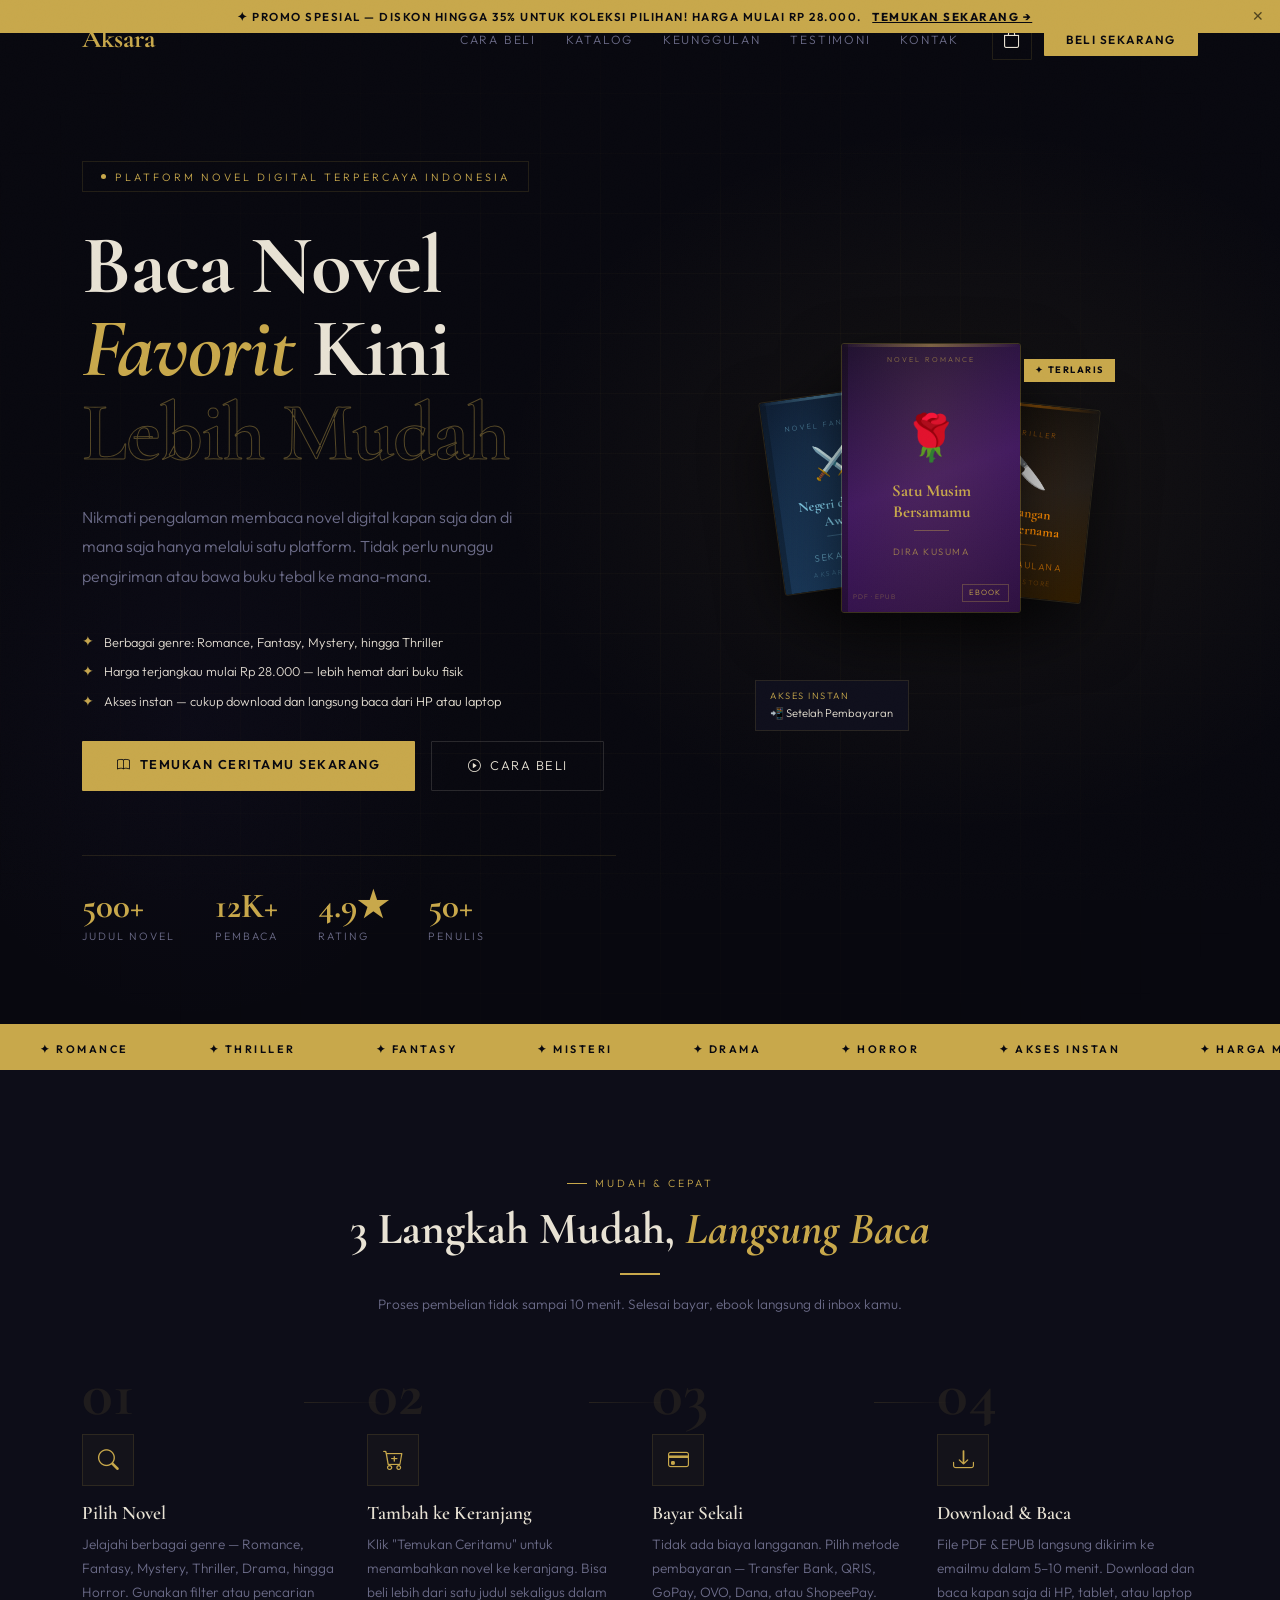
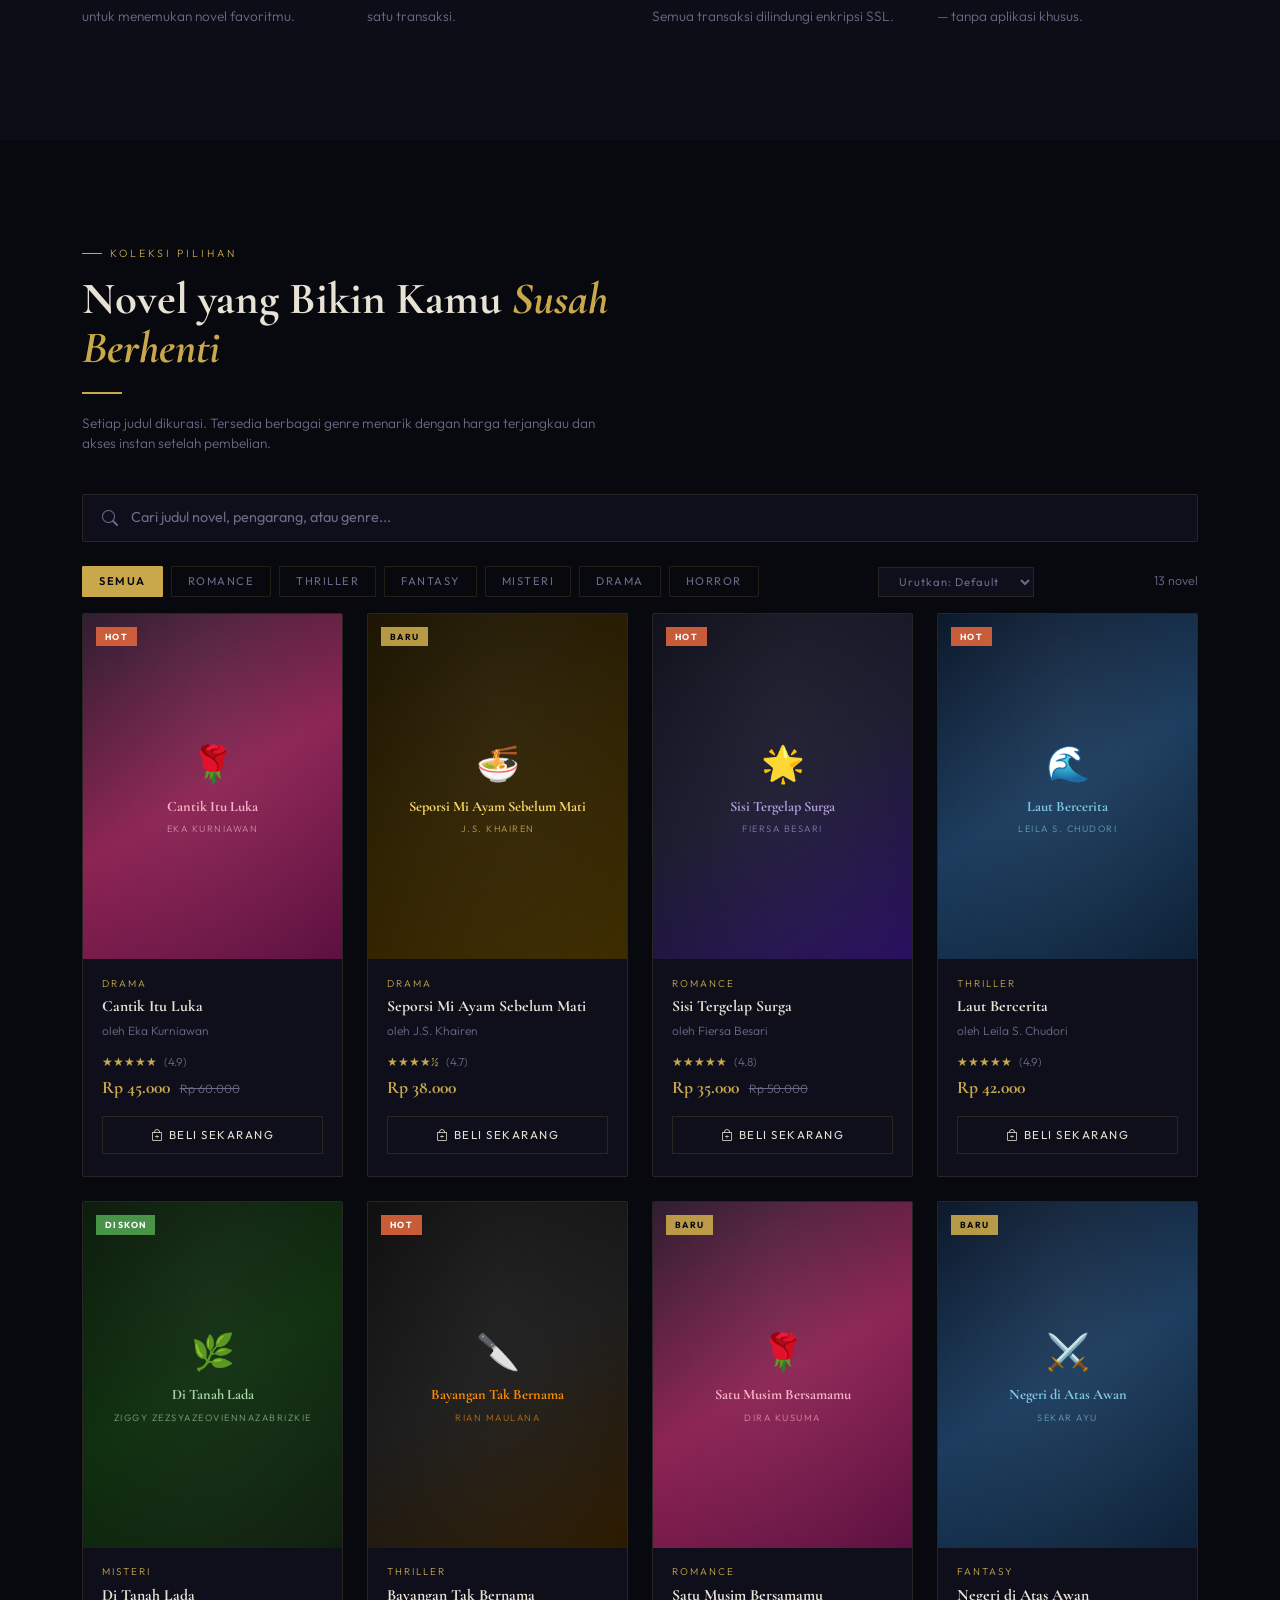
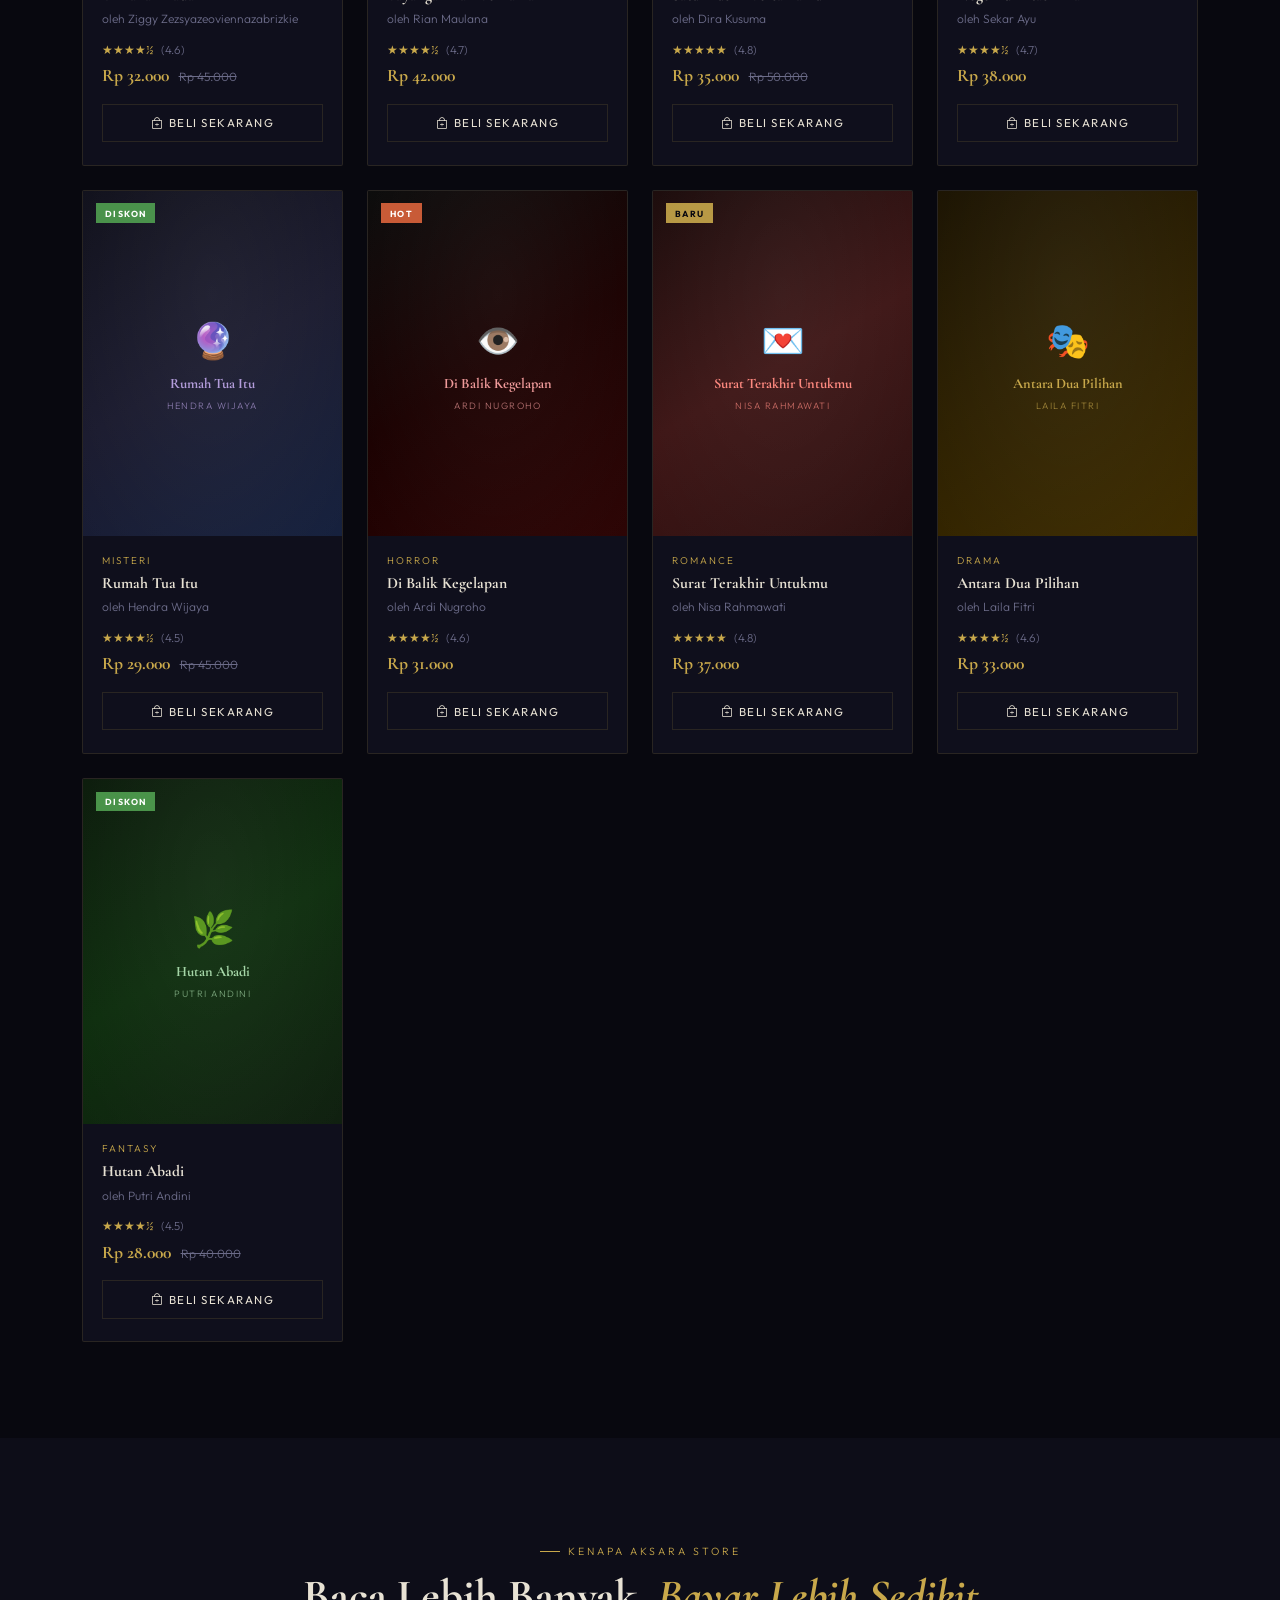
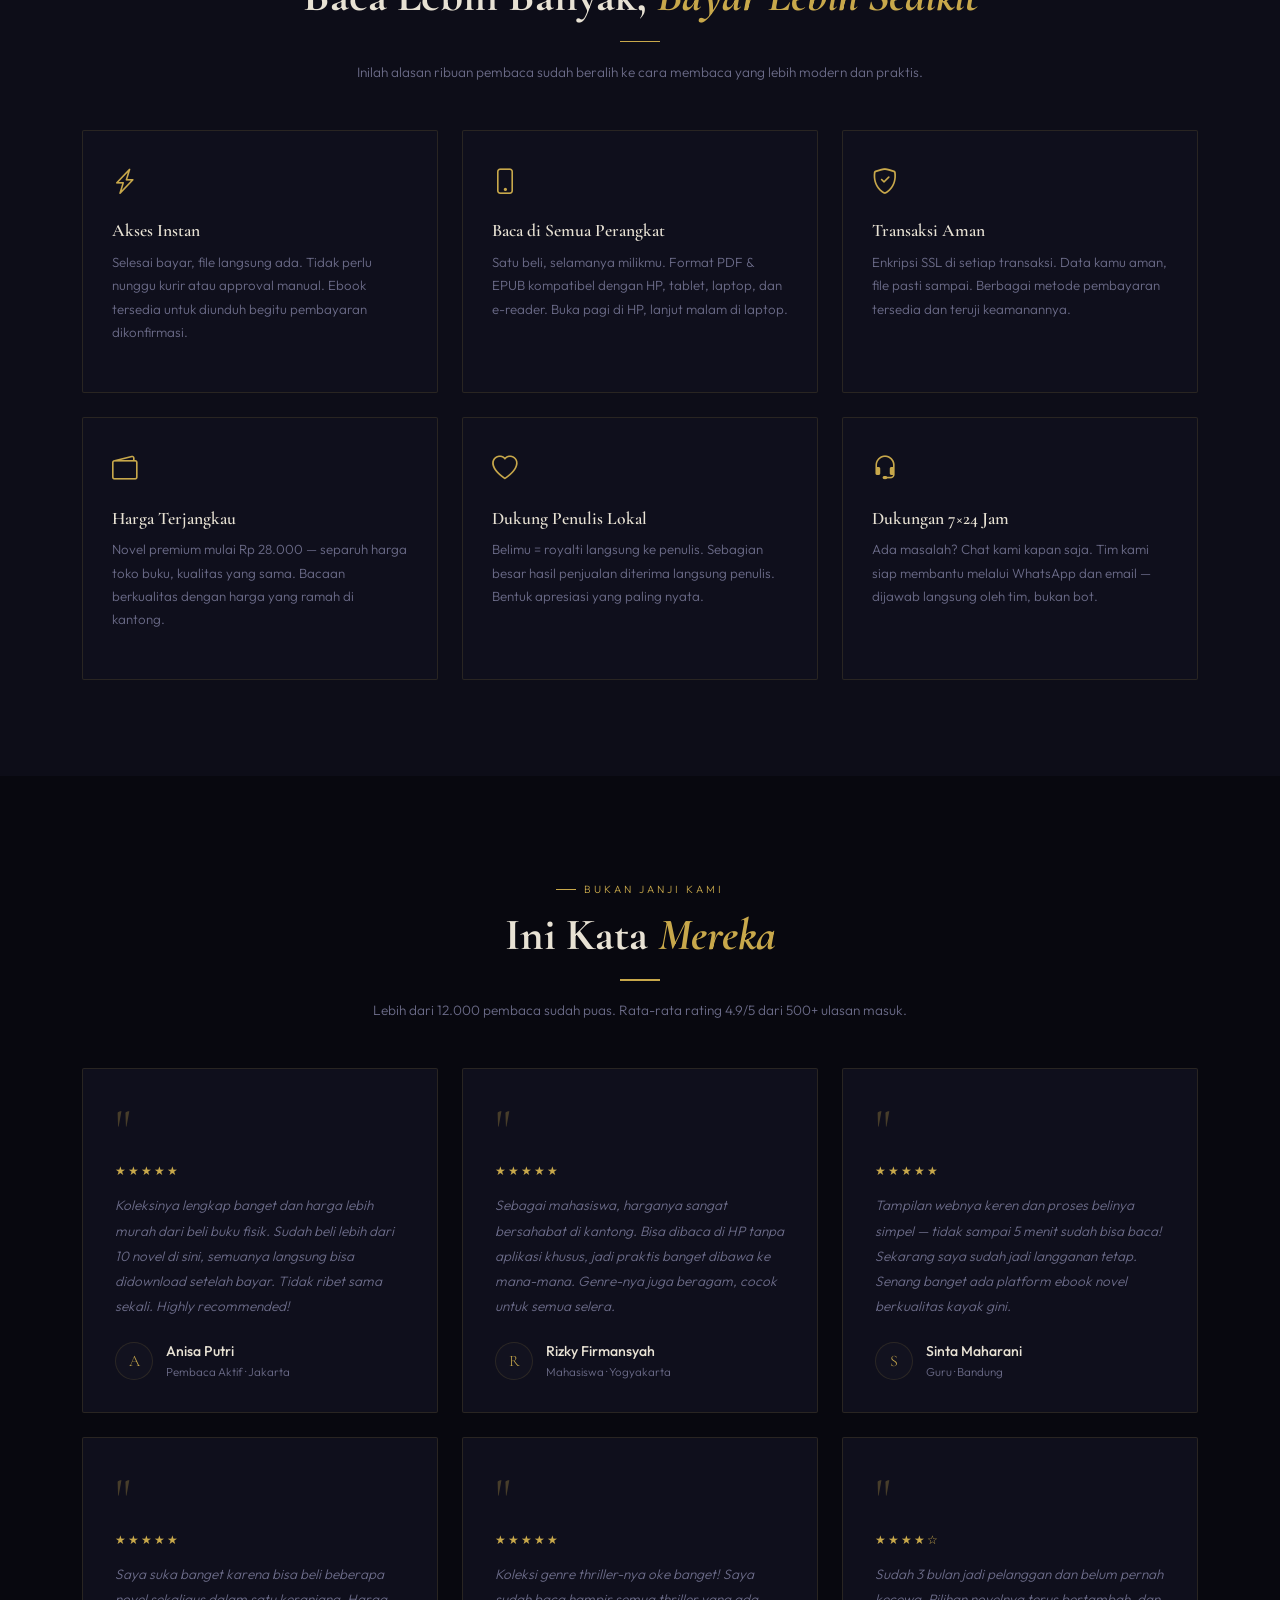
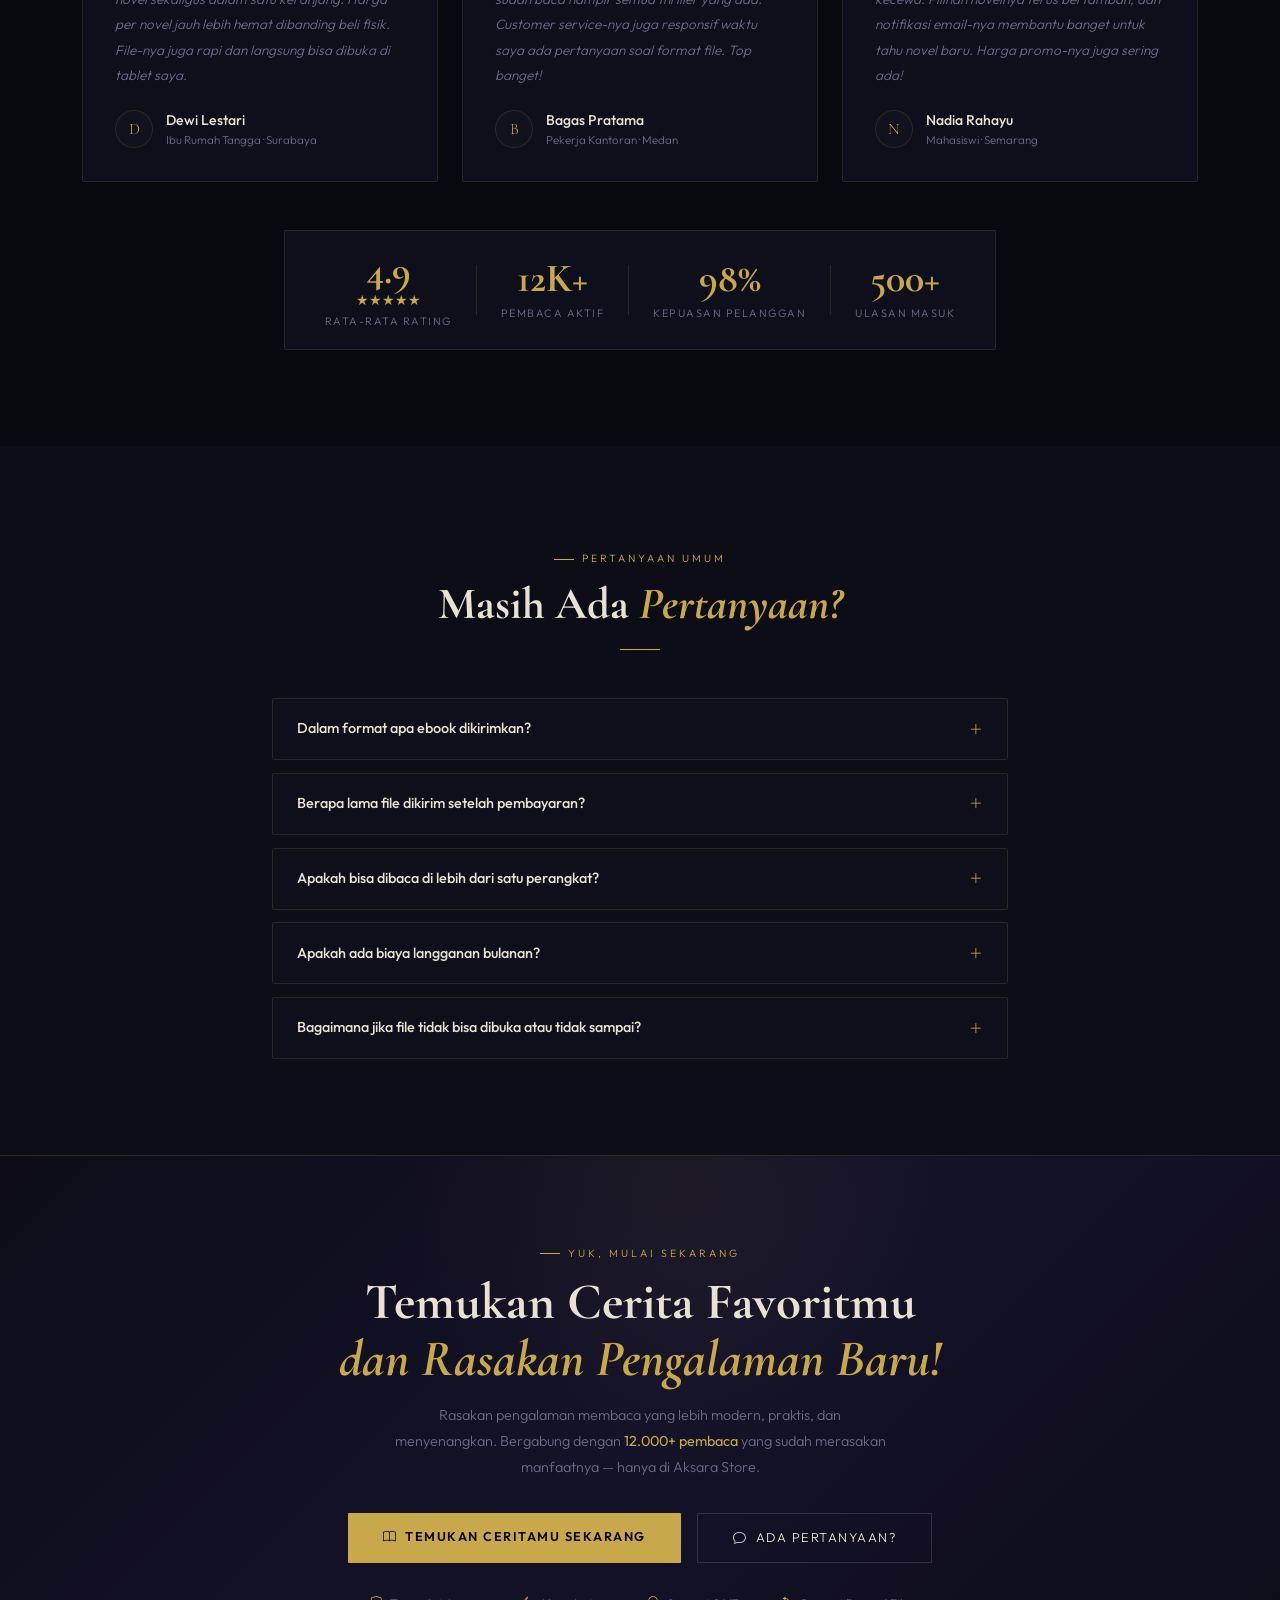
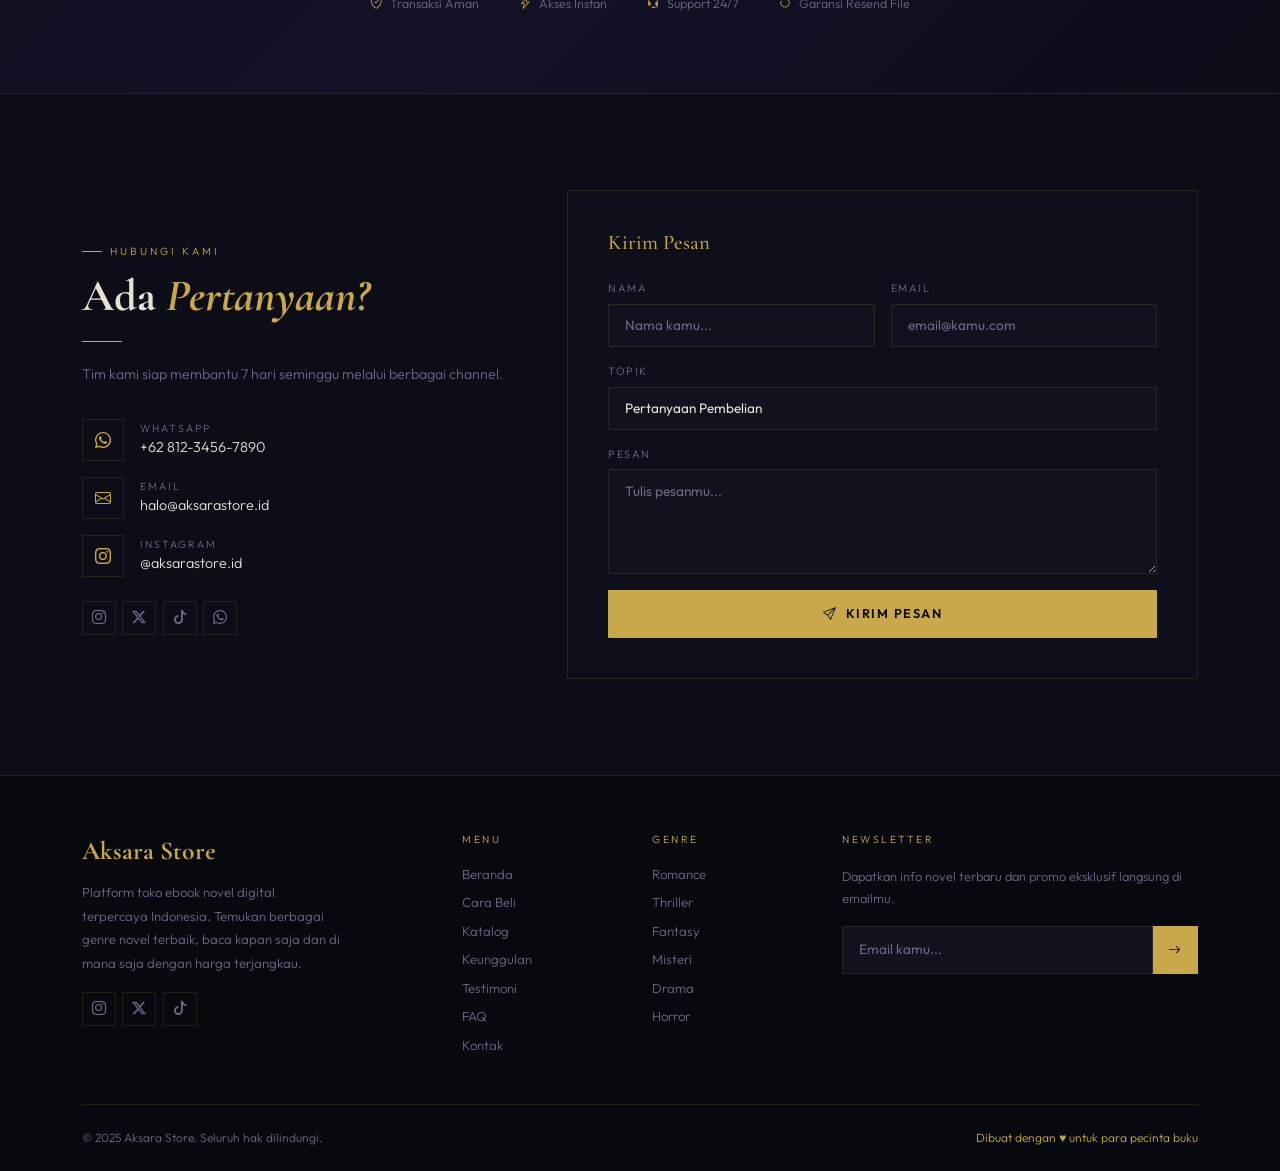
<file: aksara-store-revised.html>
<!DOCTYPE html>
<html lang="id">
<head>
  <meta charset="UTF-8"/>
  <meta name="viewport" content="width=device-width, initial-scale=1.0"/>
  <title>Aksara Store — Novel Digital & Ebook Premium</title>
  <link href="https://cdn.jsdelivr.net/npm/bootstrap@5.3.2/dist/css/bootstrap.min.css" rel="stylesheet"/>
  <link href="https://cdn.jsdelivr.net/npm/bootstrap-icons@1.11.3/font/bootstrap-icons.min.css" rel="stylesheet"/>
  <link href="https://fonts.googleapis.com/css2?family=Cormorant+Garamond:ital,wght@0,400;0,600;0,700;1,400;1,600&family=Outfit:wght@300;400;500;600&display=swap" rel="stylesheet"/>
  <style>
    :root {
      --bg:#08080f; --bg2:#0d0d18; --bg3:#12121f; --card:#0f0f1c;
      --gold:#c8a84b; --gold2:#e5c97a; --text:#e8e2d4; --muted:#6b6b88;
      --border:rgba(200,168,75,.14); --red:#e05555;
      --serif:'Cormorant Garamond',Georgia,serif;
      --sans:'Outfit',sans-serif;
    }
    *,*::before,*::after{box-sizing:border-box;margin:0;padding:0}
    html{scroll-behavior:smooth}
    body{background:var(--bg);color:var(--text);font-family:var(--sans);font-weight:300;overflow-x:hidden}
    body::after{content:'';position:fixed;inset:0;background-image:url("data:image/svg+xml,%3Csvg xmlns='http://www.w3.org/2000/svg' width='300' height='300'%3E%3Cfilter id='n'%3E%3CfeTurbulence type='fractalNoise' baseFrequency='0.75' numOctaves='4' stitchTiles='stitch'/%3E%3C/filter%3E%3Crect width='300' height='300' filter='url(%23n)' opacity='0.04'/%3E%3C/svg%3E");pointer-events:none;z-index:9999;opacity:.4}
    ::-webkit-scrollbar{width:3px}
    ::-webkit-scrollbar-track{background:var(--bg)}
    ::-webkit-scrollbar-thumb{background:var(--gold)}

    /* ── NAVBAR ── */
    .navbar{position:fixed;top:0;width:100%;z-index:1000;padding:1.2rem 0;transition:all .4s}
    .navbar.scrolled{background:rgba(8,8,15,.93);backdrop-filter:blur(24px);padding:.8rem 0;border-bottom:1px solid var(--border)}
    .nav-brand{font-family:var(--serif);font-size:1.7rem;font-weight:700;color:var(--gold);text-decoration:none}
    .nav-brand sup{font-size:.5rem;letter-spacing:2px;text-transform:uppercase;color:var(--muted);vertical-align:super;margin-left:3px}
    .nav-link-i{color:var(--muted);text-decoration:none;font-size:.75rem;letter-spacing:1.8px;text-transform:uppercase;padding:.4rem .8rem;transition:color .3s}
    .nav-link-i:hover{color:var(--gold)}
    .btn-cta{background:var(--gold);color:#08080f;border:none;border-radius:1px;padding:.5rem 1.4rem;font-size:.74rem;font-weight:600;letter-spacing:1.5px;text-transform:uppercase;text-decoration:none;transition:all .3s;display:inline-block}
    .btn-cta:hover{background:var(--gold2);color:#08080f;transform:translateY(-1px)}
    .cart-btn{position:relative;background:transparent;border:1px solid var(--border);color:var(--text);width:40px;height:40px;border-radius:1px;display:flex;align-items:center;justify-content:center;cursor:pointer;transition:all .3s;font-size:1.1rem}
    .cart-btn:hover{border-color:var(--gold);color:var(--gold)}
    .cart-count{position:absolute;top:-7px;right:-7px;background:var(--gold);color:#08080f;font-size:.6rem;font-weight:700;width:18px;height:18px;border-radius:50%;display:flex;align-items:center;justify-content:center;display:none}
    .cart-count.show{display:flex}

    /* ── HERO ── */
    .hero{min-height:100vh;display:flex;align-items:center;position:relative;overflow:hidden;padding:8rem 0 5rem}
    .hero-ambient{position:absolute;inset:0;background:radial-gradient(ellipse 55% 55% at 75% 45%,rgba(200,168,75,.07) 0%,transparent 65%),radial-gradient(ellipse 35% 50% at 15% 70%,rgba(80,60,160,.05) 0%,transparent 60%);pointer-events:none}
    .hero-grid{position:absolute;inset:0;background-image:linear-gradient(rgba(200,168,75,.03) 1px,transparent 1px),linear-gradient(90deg,rgba(200,168,75,.03) 1px,transparent 1px);background-size:60px 60px;mask-image:radial-gradient(ellipse 80% 80% at 50% 50%,black 30%,transparent 80%)}
    .eyebrow{display:inline-flex;align-items:center;gap:.6rem;font-size:.67rem;letter-spacing:3px;text-transform:uppercase;color:var(--gold);border:1px solid var(--border);padding:.4rem 1.1rem;margin-bottom:2rem;animation:fadeUp .7s ease both}
    .dot-pulse{width:5px;height:5px;background:var(--gold);border-radius:50%;animation:pulse 2s infinite}
    @keyframes pulse{0%,100%{opacity:1;transform:scale(1)}50%{opacity:.4;transform:scale(.7)}}
    .hero-h1{font-family:var(--serif);font-size:clamp(3rem,6.5vw,6.5rem);font-weight:700;line-height:1.0;letter-spacing:-1px;animation:fadeUp .8s .08s ease both}
    .hero-h1 .it{font-style:italic;color:var(--gold)}
    .hero-h1 .ol{-webkit-text-stroke:1px rgba(200,168,75,.4);color:transparent}
    .hero-sub{font-size:1rem;color:var(--muted);max-width:440px;line-height:1.85;margin:1.8rem 0 2.5rem;animation:fadeUp .8s .16s ease both}
    .hero-btns{animation:fadeUp .8s .24s ease both}
    .btn-gold{background:var(--gold);color:#08080f;border:none;border-radius:1px;padding:.9rem 2.2rem;font-size:.8rem;font-weight:600;letter-spacing:1.5px;text-transform:uppercase;text-decoration:none;transition:all .35s;display:inline-block;cursor:pointer}
    .btn-gold:hover{background:var(--gold2);color:#08080f;transform:translateY(-2px);box-shadow:0 10px 35px rgba(200,168,75,.25)}
    .btn-ghost{background:transparent;color:var(--text);border:1px solid rgba(232,226,212,.15);border-radius:1px;padding:.9rem 2.2rem;font-size:.8rem;letter-spacing:1.5px;text-transform:uppercase;text-decoration:none;transition:all .35s;display:inline-block}
    .btn-ghost:hover{border-color:var(--gold);color:var(--gold)}
    .hero-metrics{display:flex;gap:2.5rem;margin-top:4rem;padding-top:2rem;border-top:1px solid var(--border);animation:fadeUp .8s .32s ease both}
    .mval{font-family:var(--serif);font-size:2.2rem;font-weight:700;color:var(--gold);line-height:1}
    .mlbl{font-size:.67rem;color:var(--muted);letter-spacing:2px;text-transform:uppercase;margin-top:.3rem}

    /* Hero books */
    .books-wrap{position:relative;width:320px;height:420px;margin:0 auto;animation:fadeUp .9s .1s ease both}
    .bk{position:absolute;border-radius:3px;overflow:hidden;box-shadow:0 25px 60px rgba(0,0,0,.6);transition:transform .4s ease;border:1px solid var(--border)}
    .bk:hover{transform:translateY(-6px) !important}
    .bk-main{width:180px;aspect-ratio:2/3;top:0;left:50%;transform:translateX(-50%);z-index:3;border-color:rgba(200,168,75,.25)}
    .bk-l{width:130px;aspect-ratio:2/3;top:50px;left:0;transform:rotate(-8deg);z-index:2}
    .bk-r{width:130px;aspect-ratio:2/3;top:60px;right:0;transform:rotate(6deg);z-index:2}
    .bk-face{width:100%;height:100%;display:flex;flex-direction:column;align-items:center;justify-content:center;padding:1rem .7rem;text-align:center;position:relative;overflow:hidden}
    .bk-face::before{content:'';position:absolute;left:0;top:0;bottom:0;width:6px;background:rgba(0,0,0,.3)}
    .bk-ico{font-size:2rem;margin-bottom:.6rem;position:relative;z-index:1}
    .bk-ttl{font-family:var(--serif);font-size:.85rem;font-weight:700;line-height:1.25;position:relative;z-index:1}
    .bk-aut{font-size:.58rem;letter-spacing:1.5px;text-transform:uppercase;margin-top:.4rem;position:relative;z-index:1;opacity:.7}
    .fl-badge{position:absolute;background:var(--gold);color:#08080f;font-size:.58rem;font-weight:700;letter-spacing:1.5px;text-transform:uppercase;padding:.3rem .7rem;top:1rem;right:-1.5rem;z-index:10;animation:float 3s ease-in-out infinite}
    .fl-badge2{position:absolute;background:var(--card);border:1px solid var(--border);color:var(--text);font-size:.6rem;padding:.5rem .9rem;bottom:2rem;left:-1rem;z-index:10;animation:float 3.5s 1s ease-in-out infinite}
    @keyframes float{0%,100%{transform:translateY(0)}50%{transform:translateY(-6px)}}

    /* ── TICKER ── */
    .ticker{background:var(--gold);padding:.7rem 0;overflow:hidden;white-space:nowrap}
    .ticker-inner{display:inline-block;animation:tick 25s linear infinite;font-size:.68rem;font-weight:600;letter-spacing:2.5px;text-transform:uppercase;color:#08080f}
    .ticker-inner span{margin:0 2.5rem}
    @keyframes tick{from{transform:translateX(0)}to{transform:translateX(-50%)}}

    /* ── SECTIONS ── */
    .section{padding:6rem 0}
    .section-alt{background:var(--bg2)}
    .tag-line{display:inline-flex;align-items:center;gap:.5rem;font-size:.66rem;letter-spacing:3px;text-transform:uppercase;color:var(--gold);margin-bottom:.8rem}
    .tag-line::before{content:'';width:20px;height:1px;background:var(--gold)}
    .sec-h{font-family:var(--serif);font-size:clamp(2rem,3.5vw,3rem);font-weight:700;line-height:1.1}
    .sec-h em{font-style:italic;color:var(--gold)}
    .divider{width:40px;height:1.5px;background:var(--gold);margin:1.2rem 0}
    .divider.mx-auto{margin-left:auto;margin-right:auto}

    /* ── STEPS ── */
    .step-num{font-family:var(--serif);font-size:4rem;font-weight:700;color:rgba(200,168,75,.1);line-height:1;margin-bottom:.5rem}
    .step-icon{width:52px;height:52px;border:1px solid var(--border);display:flex;align-items:center;justify-content:center;font-size:1.3rem;margin-bottom:1rem;color:var(--gold);background:rgba(200,168,75,.04)}
    .step-title{font-family:var(--serif);font-size:1.2rem;font-weight:600;margin-bottom:.5rem}
    .step-desc{font-size:.85rem;color:var(--muted);line-height:1.75}
    .step-conn{position:absolute;top:2.5rem;right:-15%;width:30%;height:1px;background:linear-gradient(90deg,var(--border),transparent)}

    /* ── SEARCH BAR ── */
    .search-wrap{background:var(--card);border:1px solid var(--border);border-radius:2px;padding:.7rem 1.2rem;display:flex;align-items:center;gap:.8rem;margin-bottom:1.5rem;transition:border-color .3s}
    .search-wrap:focus-within{border-color:rgba(200,168,75,.4)}
    .search-wrap i{color:var(--muted);font-size:1rem}
    .search-wrap input{background:transparent;border:none;outline:none;color:var(--text);font-family:var(--sans);font-size:.9rem;flex:1}
    .search-wrap input::placeholder{color:var(--muted)}
    .search-wrap .clear-btn{background:transparent;border:none;color:var(--muted);cursor:pointer;font-size:.8rem;padding:0;transition:color .3s;display:none}
    .search-wrap .clear-btn.show{display:block}
    .search-wrap .clear-btn:hover{color:var(--gold)}

    /* ── FILTER ROW ── */
    .filter-row{display:flex;flex-wrap:wrap;gap:.5rem;align-items:center;margin-bottom:1rem}
    .pill{background:transparent;border:1px solid var(--border);color:var(--muted);padding:.38rem 1rem;border-radius:1px;font-size:.7rem;letter-spacing:1.5px;text-transform:uppercase;cursor:pointer;transition:all .3s;font-family:var(--sans)}
    .pill:hover,.pill.active{background:var(--gold);border-color:var(--gold);color:#08080f;font-weight:600}
    .sort-select{background:var(--card);border:1px solid var(--border);color:var(--muted);padding:.38rem 1rem;border-radius:1px;font-size:.7rem;letter-spacing:1px;cursor:pointer;font-family:var(--sans);outline:none;transition:all .3s}
    .sort-select:focus{border-color:rgba(200,168,75,.4);color:var(--text)}
    .result-count{font-size:.78rem;color:var(--muted);margin-left:auto;align-self:center}

    /* ── NOVEL CARD ── */
    .ncard{background:var(--card);border:1px solid var(--border);border-radius:2px;overflow:hidden;transition:all .4s cubic-bezier(.25,.46,.45,.94);height:100%;cursor:pointer}
    .ncard:hover{transform:translateY(-6px);border-color:rgba(200,168,75,.35);box-shadow:0 18px 45px rgba(0,0,0,.45)}
    .ncard-cover{width:100%;aspect-ratio:3/4;overflow:hidden;position:relative}
    .cover-art{width:100%;height:100%;display:flex;flex-direction:column;align-items:center;justify-content:center;position:relative;overflow:hidden;transition:transform .4s ease}
    .ncard:hover .cover-art{transform:scale(1.04)}
    .ca-ico{font-size:2.2rem;position:relative;z-index:1;margin-bottom:.5rem}
    .ca-ttl{font-family:var(--serif);font-size:.9rem;font-weight:700;text-align:center;padding:0 .8rem;line-height:1.3;position:relative;z-index:1}
    .ca-aut{font-size:.58rem;letter-spacing:1.5px;text-transform:uppercase;margin-top:.35rem;position:relative;z-index:1;opacity:.7}
    .nc-badge{position:absolute;top:.8rem;left:.8rem;font-size:.55rem;font-weight:700;letter-spacing:1.5px;text-transform:uppercase;padding:.2rem .55rem;z-index:5}
    .b-new{background:rgba(200,168,75,.9);color:#08080f}
    .b-hot{background:rgba(220,100,60,.9);color:#fff}
    .b-disc{background:rgba(80,160,80,.9);color:#fff}
    .nc-body{padding:1.1rem 1.2rem 1.4rem}
    .nc-genre{font-size:.62rem;letter-spacing:2px;text-transform:uppercase;color:var(--gold);margin-bottom:.35rem}
    .nc-title{font-family:var(--serif);font-size:.98rem;font-weight:700;line-height:1.3;margin-bottom:.25rem}
    .nc-author{font-size:.75rem;color:var(--muted);margin-bottom:.8rem}
    .nc-price{font-family:var(--serif);font-size:1.1rem;font-weight:700;color:var(--gold)}
    .nc-orig{font-size:.75rem;color:var(--muted);text-decoration:line-through;margin-left:.4rem}
    .nc-rating{font-size:.72rem;color:var(--gold);margin-bottom:.3rem}
    .nc-rating span{color:var(--muted);margin-left:.3rem}
    .nc-btn{display:block;width:100%;background:transparent;border:1px solid var(--border);color:var(--text);padding:.6rem;font-size:.72rem;letter-spacing:1.5px;text-transform:uppercase;cursor:pointer;transition:all .3s;margin-top:.9rem;font-family:var(--sans);border-radius:0}
    .nc-btn:hover{background:var(--gold);border-color:var(--gold);color:#08080f;font-weight:600}
    .no-results{text-align:center;padding:4rem 2rem;color:var(--muted)}
    .no-results i{font-size:3rem;display:block;margin-bottom:1rem;opacity:.3}

    /* ── FEATURES ── */
    .feat-card{background:var(--card);border:1px solid var(--border);padding:2rem 1.8rem;border-radius:2px;height:100%;transition:all .35s;position:relative;overflow:hidden}
    .feat-card::after{content:'';position:absolute;bottom:0;left:0;right:0;height:2px;background:var(--gold);transform:scaleX(0);transition:transform .35s}
    .feat-card:hover{border-color:rgba(200,168,75,.3);transform:translateY(-4px)}
    .feat-card:hover::after{transform:scaleX(1)}
    .feat-ico{font-size:1.6rem;color:var(--gold);margin-bottom:1.2rem;display:block}
    .feat-title{font-family:var(--serif);font-size:1.1rem;font-weight:600;margin-bottom:.6rem}
    .feat-desc{font-size:.83rem;color:var(--muted);line-height:1.75}

    /* ── TESTIMONIALS ── */
    .t-card{background:var(--card);border:1px solid var(--border);padding:2rem;border-radius:2px;height:100%;transition:all .35s}
    .t-card:hover{border-color:rgba(200,168,75,.3);transform:translateY(-3px)}
    .t-q{font-family:var(--serif);font-size:3.5rem;color:var(--gold);opacity:.3;line-height:1;margin-bottom:.3rem}
    .t-stars{color:var(--gold);font-size:.78rem;margin-bottom:.8rem;letter-spacing:2px}
    .t-text{font-size:.85rem;color:var(--muted);line-height:1.85;font-style:italic;margin-bottom:1.4rem}
    .t-av{width:38px;height:38px;background:var(--bg3);border:1px solid var(--border);border-radius:50%;display:flex;align-items:center;justify-content:center;font-family:var(--serif);font-size:1rem;color:var(--gold);margin-right:.8rem;flex-shrink:0}
    .t-name{font-weight:500;font-size:.88rem}
    .t-role{font-size:.72rem;color:var(--muted)}

    /* ── CTA BAND ── */
    .cta-band{background:linear-gradient(135deg,#0d0c18,#141228,#0d0c18);border-top:1px solid var(--border);border-bottom:1px solid var(--border);padding:5rem 0;position:relative;overflow:hidden}
    .cta-band::before{content:'';position:absolute;top:-50%;left:30%;width:600px;height:600px;background:radial-gradient(circle,rgba(200,168,75,.06) 0%,transparent 65%);pointer-events:none}
    .cta-h{font-family:var(--serif);font-size:clamp(2rem,4vw,3.5rem);font-weight:700;line-height:1.1}
    .cta-h em{font-style:italic;color:var(--gold)}

    /* ── CONTACT ── */
    .c-input{background:var(--bg3)!important;border:1px solid var(--border)!important;color:var(--text)!important;border-radius:1px!important;padding:.65rem 1rem;font-family:var(--sans);font-size:.85rem}
    .c-input::placeholder{color:var(--muted)!important}
    .c-input:focus{box-shadow:0 0 0 2px rgba(200,168,75,.15)!important;border-color:var(--gold)!important}
    .c-icon{width:42px;height:42px;border:1px solid var(--border);display:flex;align-items:center;justify-content:center;color:var(--gold);flex-shrink:0}

    /* ── FOOTER ── */
    footer{background:var(--bg);border-top:1px solid var(--border);padding:3.5rem 0 1.5rem}
    .f-brand{font-family:var(--serif);font-size:1.6rem;font-weight:700;color:var(--gold)}
    .f-desc{font-size:.82rem;color:var(--muted);line-height:1.8;max-width:260px;margin-top:.7rem}
    .f-head{font-size:.65rem;letter-spacing:2.5px;text-transform:uppercase;color:var(--gold);margin-bottom:1.1rem}
    .f-link{display:block;font-size:.82rem;color:var(--muted);text-decoration:none;margin-bottom:.55rem;transition:color .3s}
    .f-link:hover{color:var(--gold)}
    .soc{width:34px;height:34px;border:1px solid var(--border);display:inline-flex;align-items:center;justify-content:center;color:var(--muted);text-decoration:none;margin-right:.4rem;font-size:.88rem;transition:all .3s}
    .soc:hover{border-color:var(--gold);color:var(--gold)}
    .f-bottom{border-top:1px solid var(--border);padding-top:1.5rem;margin-top:2.5rem;font-size:.75rem;color:var(--muted)}

    /* ── CART SIDEBAR ── */
    .cart-overlay{position:fixed;inset:0;background:rgba(0,0,0,.6);z-index:2000;opacity:0;pointer-events:none;transition:opacity .35s;backdrop-filter:blur(4px)}
    .cart-overlay.open{opacity:1;pointer-events:all}
    .cart-sidebar{position:fixed;top:0;right:0;width:420px;max-width:100vw;height:100vh;background:var(--bg2);border-left:1px solid var(--border);z-index:2001;transform:translateX(100%);transition:transform .4s cubic-bezier(.25,.46,.45,.94);display:flex;flex-direction:column}
    .cart-sidebar.open{transform:translateX(0)}
    .cart-header{padding:1.5rem 1.8rem;border-bottom:1px solid var(--border);display:flex;align-items:center;justify-content:space-between;flex-shrink:0}
    .cart-title{font-family:var(--serif);font-size:1.4rem;font-weight:700}
    .cart-close{background:transparent;border:1px solid var(--border);color:var(--muted);width:36px;height:36px;display:flex;align-items:center;justify-content:center;cursor:pointer;transition:all .3s;font-size:1rem}
    .cart-close:hover{border-color:var(--gold);color:var(--gold)}
    .cart-body{flex:1;overflow-y:auto;padding:1.5rem 1.8rem}
    .cart-body::-webkit-scrollbar{width:2px}
    .cart-empty{text-align:center;padding:4rem 2rem;color:var(--muted)}
    .cart-empty i{font-size:3rem;display:block;margin-bottom:1rem;opacity:.3}
    .cart-item{display:flex;gap:1rem;padding:1rem 0;border-bottom:1px solid var(--border);align-items:flex-start}
    .ci-cover{width:60px;height:80px;border-radius:2px;overflow:hidden;flex-shrink:0;border:1px solid var(--border)}
    .ci-info{flex:1}
    .ci-title{font-family:var(--serif);font-size:.9rem;font-weight:700;margin-bottom:.2rem;line-height:1.3}
    .ci-author{font-size:.72rem;color:var(--muted);margin-bottom:.5rem}
    .ci-price{font-family:var(--serif);font-size:1rem;color:var(--gold);font-weight:700}
    .ci-remove{background:transparent;border:none;color:var(--muted);cursor:pointer;font-size:.85rem;transition:color .3s;padding:0}
    .ci-remove:hover{color:var(--red)}
    .cart-footer{padding:1.5rem 1.8rem;border-top:1px solid var(--border);flex-shrink:0}
    .cart-total-row{display:flex;justify-content:space-between;margin-bottom:.5rem;font-size:.85rem;color:var(--muted)}
    .cart-grand{display:flex;justify-content:space-between;font-family:var(--serif);font-size:1.2rem;font-weight:700;padding-top:.8rem;border-top:1px solid var(--border);margin-bottom:1.2rem}
    .cart-grand span:last-child{color:var(--gold)}

    /* ── CHECKOUT MODAL ── */
    .modal-overlay{position:fixed;inset:0;background:rgba(0,0,0,.75);z-index:3000;display:flex;align-items:center;justify-content:center;opacity:0;pointer-events:none;transition:opacity .35s;backdrop-filter:blur(6px);padding:1rem}
    .modal-overlay.open{opacity:1;pointer-events:all}
    .modal-box{background:var(--bg2);border:1px solid var(--border);border-radius:2px;width:100%;max-width:560px;max-height:90vh;overflow-y:auto;transform:translateY(30px);transition:transform .4s ease;animation:none}
    .modal-overlay.open .modal-box{transform:translateY(0)}
    .modal-box::-webkit-scrollbar{width:2px}
    .modal-head{padding:1.5rem 2rem;border-bottom:1px solid var(--border);display:flex;align-items:center;justify-content:space-between}
    .modal-title{font-family:var(--serif);font-size:1.3rem;font-weight:700}
    .modal-close{background:transparent;border:1px solid var(--border);color:var(--muted);width:34px;height:34px;display:flex;align-items:center;justify-content:center;cursor:pointer;transition:all .3s;font-size:.9rem}
    .modal-close:hover{border-color:var(--gold);color:var(--gold)}
    .modal-body{padding:2rem}
    .step-indicator{display:flex;gap:0;margin-bottom:2rem}
    .si-step{flex:1;text-align:center;position:relative}
    .si-step::after{content:'';position:absolute;top:14px;left:50%;width:100%;height:1px;background:var(--border)}
    .si-step:last-child::after{display:none}
    .si-num{width:28px;height:28px;border-radius:50%;display:flex;align-items:center;justify-content:center;font-size:.72rem;font-weight:600;margin:0 auto .4rem;border:1px solid var(--border);color:var(--muted);background:var(--bg2);position:relative;z-index:1;transition:all .3s}
    .si-num.active{border-color:var(--gold);color:var(--gold);background:rgba(200,168,75,.1)}
    .si-num.done{border-color:var(--gold);background:var(--gold);color:#08080f}
    .si-label{font-size:.62rem;letter-spacing:1px;text-transform:uppercase;color:var(--muted)}
    .si-label.active{color:var(--gold)}
    .form-step{display:none}
    .form-step.active{display:block}
    .f-label{font-size:.68rem;letter-spacing:1.5px;text-transform:uppercase;color:var(--muted);display:block;margin-bottom:.45rem}
    .f-inp{background:var(--bg3)!important;border:1px solid var(--border)!important;color:var(--text)!important;border-radius:1px!important;padding:.7rem 1rem;font-family:var(--sans);font-size:.88rem;width:100%}
    .f-inp::placeholder{color:var(--muted)!important}
    .f-inp:focus{outline:none;border-color:rgba(200,168,75,.4)!important;box-shadow:0 0 0 2px rgba(200,168,75,.1)!important}
    .pay-method{display:grid;grid-template-columns:repeat(3,1fr);gap:.7rem;margin-top:.5rem}
    .pay-opt{border:1px solid var(--border);padding:.8rem .5rem;text-align:center;cursor:pointer;transition:all .3s;border-radius:1px}
    .pay-opt:hover,.pay-opt.selected{border-color:var(--gold);background:rgba(200,168,75,.07)}
    .pay-opt .pay-ico{font-size:1.5rem;display:block;margin-bottom:.3rem}
    .pay-opt .pay-name{font-size:.68rem;letter-spacing:1px;text-transform:uppercase;color:var(--muted)}
    .pay-opt.selected .pay-name{color:var(--gold)}
    .order-summary-item{display:flex;justify-content:space-between;font-size:.83rem;padding:.5rem 0;border-bottom:1px solid var(--border);color:var(--muted)}
    .order-summary-item:last-of-type{border:none}
    .order-total-row{display:flex;justify-content:space-between;font-family:var(--serif);font-size:1.1rem;font-weight:700;padding-top:.8rem;border-top:1px solid var(--border)}
    .order-total-row span:last-child{color:var(--gold)}
    .success-screen{text-align:center;padding:2rem 1rem;display:none}
    .success-screen.show{display:block}
    .success-ico{font-size:4rem;margin-bottom:1rem;animation:bounceIn .6s ease}
    @keyframes bounceIn{0%{transform:scale(0)}60%{transform:scale(1.15)}100%{transform:scale(1)}}

    /* ── NOVEL DETAIL MODAL ── */
    .detail-overlay{position:fixed;inset:0;background:rgba(0,0,0,.8);z-index:3500;display:flex;align-items:center;justify-content:center;opacity:0;pointer-events:none;transition:opacity .35s;backdrop-filter:blur(8px);padding:1rem}
    .detail-overlay.open{opacity:1;pointer-events:all}
    .detail-box{background:var(--bg2);border:1px solid var(--border);border-radius:2px;width:100%;max-width:700px;max-height:90vh;overflow-y:auto;transform:scale(.95);transition:transform .4s ease}
    .detail-overlay.open .detail-box{transform:scale(1)}
    .detail-box::-webkit-scrollbar{width:2px}
    .detail-cover{width:100%;height:280px;overflow:hidden;position:relative;flex-shrink:0}
    .detail-cover .cover-art{height:100%}
    .detail-content{padding:2rem}
    .detail-genre{font-size:.65rem;letter-spacing:2px;text-transform:uppercase;color:var(--gold);margin-bottom:.5rem}
    .detail-title{font-family:var(--serif);font-size:1.8rem;font-weight:700;line-height:1.1;margin-bottom:.4rem}
    .detail-author{font-size:.85rem;color:var(--muted);margin-bottom:.8rem}
    .detail-rating{color:var(--gold);font-size:.85rem;margin-bottom:1rem}
    .detail-desc{font-size:.88rem;color:var(--muted);line-height:1.85;margin-bottom:1.5rem}
    .detail-meta{display:flex;flex-wrap:wrap;gap:.5rem;margin-bottom:1.5rem}
    .detail-tag{border:1px solid var(--border);font-size:.65rem;letter-spacing:1px;text-transform:uppercase;padding:.3rem .7rem;color:var(--muted)}
    .detail-price-row{display:flex;align-items:center;gap:1rem;margin-bottom:1.5rem}
    .detail-price{font-family:var(--serif);font-size:1.8rem;font-weight:700;color:var(--gold)}
    .detail-orig{font-size:.9rem;color:var(--muted);text-decoration:line-through}
    .detail-btns{display:flex;gap:1rem}
    .btn-detail-buy{flex:1;background:var(--gold);color:#08080f;border:none;padding:.85rem;font-size:.8rem;font-weight:600;letter-spacing:1.5px;text-transform:uppercase;cursor:pointer;transition:all .3s;font-family:var(--sans)}
    .btn-detail-buy:hover{background:var(--gold2)}
    .btn-detail-wish{background:transparent;border:1px solid var(--border);color:var(--muted);padding:.85rem 1.2rem;cursor:pointer;transition:all .3s;font-size:1rem}
    .btn-detail-wish:hover{border-color:var(--gold);color:var(--gold)}

    /* ── TOAST ── */
    #toast{position:fixed;bottom:2rem;right:2rem;background:var(--card);border:1px solid var(--gold);color:var(--text);padding:.9rem 1.5rem;font-size:.82rem;z-index:9998;transform:translateY(80px);opacity:0;transition:all .4s ease;max-width:300px}
    #toast.show{transform:translateY(0);opacity:1}

    /* ── ANIMATIONS ── */
    @keyframes fadeUp{from{opacity:0;transform:translateY(28px)}to{opacity:1;transform:translateY(0)}}
    .rev{opacity:0;transform:translateY(22px);transition:opacity .7s ease,transform .7s ease}
    .rev.on{opacity:1;transform:translateY(0)}
    .d1{transition-delay:.1s}.d2{transition-delay:.2s}.d3{transition-delay:.3s}.d4{transition-delay:.4s}

    /* ── FAQ ── */
    .faq-list{display:flex;flex-direction:column;gap:.8rem}
    .faq-item{background:var(--card);border:1px solid var(--border);border-radius:2px;overflow:hidden;transition:border-color .3s}
    .faq-item.open{border-color:rgba(200,168,75,.35)}
    .faq-q{display:flex;justify-content:space-between;align-items:center;padding:1.2rem 1.5rem;cursor:pointer;font-size:.9rem;font-weight:500;gap:1rem;transition:color .3s}
    .faq-q:hover{color:var(--gold)}
    .faq-item.open .faq-q{color:var(--gold)}
    .faq-icon{font-size:.85rem;color:var(--gold);flex-shrink:0;transition:transform .3s}
    .faq-item.open .faq-icon{transform:rotate(45deg)}
    .faq-a{max-height:0;overflow:hidden;transition:max-height .4s ease,padding .3s ease;font-size:.85rem;color:var(--muted);line-height:1.8;padding:0 1.5rem}
    .faq-item.open .faq-a{max-height:200px;padding:.2rem 1.5rem 1.2rem}

    @media(max-width:768px){
      .books-wrap{width:260px;height:340px}
      .bk-main{width:150px}.bk-l,.bk-r{width:100px}
      .hero-metrics{gap:1.5rem}
      .step-conn{display:none}
      .cart-sidebar{width:100vw}
      .pay-method{grid-template-columns:repeat(2,1fr)}
      .detail-btns{flex-direction:column}
    }
  </style>
</head>
<body>

<!-- ═══ TOP BAR ═══ -->
<div id="topBar" style="background:var(--gold);color:#08080f;text-align:center;padding:.5rem 1rem;font-size:.72rem;font-weight:600;letter-spacing:1.5px;text-transform:uppercase;position:relative;z-index:1001">
  ✦ Promo Spesial — Diskon hingga 35% untuk koleksi pilihan! Harga mulai Rp 28.000. &nbsp;
  <a href="#katalog" style="color:#08080f;text-decoration:underline;font-weight:700">Temukan Sekarang →</a>
  &nbsp;&nbsp;
  <button onclick="document.getElementById('topBar').style.display='none'" style="background:transparent;border:none;cursor:pointer;font-size:.9rem;position:absolute;right:1rem;top:50%;transform:translateY(-50%);opacity:.6">✕</button>
</div>

<!-- ═══ NAVBAR ═══ -->
<nav class="navbar" id="navbar">
  <div class="container">
    <div class="d-flex align-items-center justify-content-between w-100">
      <a href="#" class="nav-brand">Aksara<sup>store</sup></a>
      <div class="d-none d-lg-flex align-items-center gap-1">
        <a href="#cara-beli" class="nav-link-i">Cara Beli</a>
        <a href="#katalog" class="nav-link-i">Katalog</a>
        <a href="#keunggulan" class="nav-link-i">Keunggulan</a>
        <a href="#testimoni" class="nav-link-i">Testimoni</a>
        <a href="#kontak" class="nav-link-i">Kontak</a>
        <button class="cart-btn ms-3" onclick="toggleCart()">
          <i class="bi bi-bag"></i>
          <span class="cart-count" id="cartCount">0</span>
        </button>
        <a href="#katalog" class="btn-cta ms-2">Beli Sekarang</a>
      </div>
      <div class="d-flex d-lg-none align-items-center gap-2">
        <button class="cart-btn" onclick="toggleCart()">
          <i class="bi bi-bag"></i>
          <span class="cart-count" id="cartCountMobile">0</span>
        </button>
        <button class="btn p-0 border-0" type="button" data-bs-toggle="collapse" data-bs-target="#mNav">
          <i class="bi bi-list text-warning fs-3"></i>
        </button>
      </div>
    </div>
    <div class="collapse d-lg-none mt-3" id="mNav">
      <div class="d-flex flex-column gap-2 pb-3" style="border-top:1px solid var(--border);padding-top:1rem">
        <a href="#cara-beli" class="nav-link-i">Cara Beli</a>
        <a href="#katalog" class="nav-link-i">Katalog</a>
        <a href="#keunggulan" class="nav-link-i">Keunggulan</a>
        <a href="#testimoni" class="nav-link-i">Testimoni</a>
        <a href="#faq" class="nav-link-i">FAQ</a>
        <a href="#kontak" class="nav-link-i">Kontak</a>
      </div>
    </div>
  </div>
</nav>

<!-- ═══ HERO ═══ -->
<section class="hero" id="beranda">
  <div class="hero-ambient"></div>
  <div class="hero-grid"></div>
  <div class="container">
    <div class="row align-items-center g-5">
      <div class="col-lg-6">
        <div class="eyebrow"><span class="dot-pulse"></span>Platform Novel Digital Terpercaya Indonesia</div>
        <h1 class="hero-h1">Baca Novel<br/><span class="it">Favorit</span> Kini<br/><span class="ol">Lebih Mudah</span></h1>
        <p class="hero-sub">Nikmati pengalaman membaca novel digital kapan saja dan di mana saja hanya melalui satu platform. Tidak perlu nunggu pengiriman atau bawa buku tebal ke mana-mana.</p>
        <div class="hero-aida-points" style="display:flex;flex-direction:column;gap:.5rem;margin-bottom:1.8rem">
          <div style="display:flex;align-items:center;gap:.6rem;font-size:.8rem;color:var(--text)"><span style="color:var(--gold);font-size:.9rem">✦</span> Berbagai genre: Romance, Fantasy, Mystery, hingga Thriller</div>
          <div style="display:flex;align-items:center;gap:.6rem;font-size:.8rem;color:var(--text)"><span style="color:var(--gold);font-size:.9rem">✦</span> Harga terjangkau mulai Rp 28.000 — lebih hemat dari buku fisik</div>
          <div style="display:flex;align-items:center;gap:.6rem;font-size:.8rem;color:var(--text)"><span style="color:var(--gold);font-size:.9rem">✦</span> Akses instan — cukup download dan langsung baca dari HP atau laptop</div>
        </div>
        <div class="hero-btns d-flex flex-wrap gap-3">
          <a href="#katalog" class="btn-gold"><i class="bi bi-book me-2"></i>Temukan Ceritamu Sekarang</a>
          <a href="#cara-beli" class="btn-ghost"><i class="bi bi-play-circle me-2"></i>Cara Beli</a>
        </div>
        <div class="hero-metrics">
          <div><div class="mval">500+</div><div class="mlbl">Judul Novel</div></div>
          <div><div class="mval">12K+</div><div class="mlbl">Pembaca</div></div>
          <div><div class="mval">4.9★</div><div class="mlbl">Rating</div></div>
          <div><div class="mval">50+</div><div class="mlbl">Penulis</div></div>
        </div>
      </div>
      <div class="col-lg-6 d-flex justify-content-center">
        <div style="position:relative">
          <div class="books-wrap">
            <div class="bk bk-l">
              <div class="bk-face" style="background:linear-gradient(160deg,#0a1628,#1a3a5c)">
                <div style="position:absolute;inset:0;background:radial-gradient(ellipse at 40% 30%,rgba(100,180,255,.1),transparent)"></div>
                <div style="position:absolute;top:0;left:0;right:0;height:3px;background:linear-gradient(90deg,transparent,rgba(126,200,227,.4),transparent)"></div>
                <div style="font-size:.45rem;letter-spacing:2px;text-transform:uppercase;color:rgba(126,200,227,.5);margin-bottom:.4rem;position:relative;z-index:1">NOVEL FANTASY</div>
                <div class="bk-ico">⚔️</div>
                <div class="bk-ttl" style="color:#7ec8e3">Negeri di Atas Awan</div>
                <div style="width:30px;height:1px;background:rgba(126,200,227,.3);margin:.4rem auto;position:relative;z-index:1"></div>
                <div class="bk-aut" style="color:#7ec8e3">Sekar Ayu</div>
                <div style="position:absolute;bottom:.6rem;left:0;right:0;text-align:center;font-size:.42rem;letter-spacing:1.5px;color:rgba(126,200,227,.35);text-transform:uppercase">Aksara Store</div>
              </div>
            </div>
            <div class="bk bk-main">
              <div class="bk-face" style="background:linear-gradient(160deg,#1a0c2e,#3d1560,#2d1040)">
                <div style="position:absolute;inset:0;background:radial-gradient(ellipse at 50% 30%,rgba(200,168,75,.12),transparent)"></div>
                <div style="position:absolute;top:0;left:0;right:0;height:3px;background:linear-gradient(90deg,transparent,rgba(200,168,75,.5),transparent)"></div>
                <div style="position:absolute;top:.7rem;left:0;right:0;text-align:center;font-size:.45rem;letter-spacing:2px;text-transform:uppercase;color:rgba(200,168,75,.6);z-index:1">NOVEL ROMANCE</div>
                <div class="bk-ico" style="font-size:2.8rem;margin-top:.4rem">🌹</div>
                <div class="bk-ttl" style="color:var(--gold);font-size:1.05rem">Satu Musim<br/>Bersamamu</div>
                <div style="width:35px;height:1px;background:rgba(200,168,75,.4);margin:.5rem auto;position:relative;z-index:1"></div>
                <div class="bk-aut" style="color:var(--gold)">Dira Kusuma</div>
                <div style="position:absolute;bottom:.6rem;right:.7rem;font-size:.48rem;color:var(--gold);border:1px solid rgba(200,168,75,.3);padding:.15rem .4rem;letter-spacing:1px;z-index:1">EBOOK</div>
                <div style="position:absolute;bottom:.6rem;left:.7rem;font-size:.42rem;letter-spacing:1px;color:rgba(200,168,75,.4);z-index:1">PDF · EPUB</div>
              </div>
            </div>
            <div class="bk bk-r">
              <div class="bk-face" style="background:linear-gradient(160deg,#0a0a0a,#1a1a1a,#2d1b00)">
                <div style="position:absolute;inset:0;background:radial-gradient(ellipse at 60% 40%,rgba(255,120,0,.08),transparent)"></div>
                <div style="position:absolute;top:0;left:0;right:0;height:3px;background:linear-gradient(90deg,transparent,rgba(255,140,0,.4),transparent)"></div>
                <div style="font-size:.45rem;letter-spacing:2px;text-transform:uppercase;color:rgba(255,140,0,.5);margin-bottom:.4rem;position:relative;z-index:1">THRILLER</div>
                <div class="bk-ico">🔪</div>
                <div class="bk-ttl" style="color:#ff8c00">Bayangan<br/>Tak Bernama</div>
                <div style="width:30px;height:1px;background:rgba(255,140,0,.3);margin:.4rem auto;position:relative;z-index:1"></div>
                <div class="bk-aut" style="color:#ff8c00">Rian Maulana</div>
                <div style="position:absolute;bottom:.6rem;left:0;right:0;text-align:center;font-size:.42rem;letter-spacing:1.5px;color:rgba(255,140,0,.35);text-transform:uppercase">Aksara Store</div>
              </div>
            </div>
            <div class="fl-badge">✦ Terlaris</div>
            <div class="fl-badge2">
              <div style="font-size:.58rem;color:var(--gold);letter-spacing:1.5px;text-transform:uppercase">Akses Instan</div>
              <div style="font-size:.7rem;margin-top:.1rem">📲 Setelah Pembayaran</div>
            </div>
          </div>
        </div>
      </div>
    </div>
  </div>
</section>

<!-- TICKER -->
<div class="ticker">
  <div class="ticker-inner">
    <span>✦ ROMANCE</span><span>✦ THRILLER</span><span>✦ FANTASY</span><span>✦ MISTERI</span><span>✦ DRAMA</span><span>✦ HORROR</span><span>✦ AKSES INSTAN</span><span>✦ HARGA MULAI RP 28.000</span><span>✦ FILE KE EMAIL DALAM 10 MENIT</span><span>✦ BACA DI HP & LAPTOP</span>
    <span>✦ ROMANCE</span><span>✦ THRILLER</span><span>✦ FANTASY</span><span>✦ MISTERI</span><span>✦ DRAMA</span><span>✦ HORROR</span><span>✦ AKSES INSTAN</span><span>✦ HARGA MULAI RP 28.000</span><span>✦ FILE KE EMAIL DALAM 10 MENIT</span><span>✦ BACA DI HP & LAPTOP</span>
  </div>
</div>

<!-- ═══ CARA BELI ═══ -->
<section class="section section-alt" id="cara-beli">
  <div class="container">
    <div class="text-center mb-5 rev">
      <div class="tag-line mx-auto" style="justify-content:center">Mudah & Cepat</div>
      <h2 class="sec-h">3 Langkah Mudah, <em>Langsung Baca</em></h2>
      <div class="divider mx-auto"></div>
      <p style="color:var(--muted);font-size:.85rem;margin-top:.8rem">Proses pembelian tidak sampai 10 menit. Selesai bayar, ebook langsung di inbox kamu.</p>
    </div>
    <div class="row g-4">
      <div class="col-md-6 col-lg-3 rev d1"><div class="position-relative">
        <div class="step-num">01</div><div class="step-icon"><i class="bi bi-search"></i></div>
        <h5 class="step-title">Pilih Novel</h5><p class="step-desc">Jelajahi berbagai genre — Romance, Fantasy, Mystery, Thriller, Drama, hingga Horror. Gunakan filter atau pencarian untuk menemukan novel favoritmu.</p>
        <div class="step-conn d-none d-lg-block"></div>
      </div></div>
      <div class="col-md-6 col-lg-3 rev d2"><div class="position-relative">
        <div class="step-num">02</div><div class="step-icon"><i class="bi bi-cart-plus"></i></div>
        <h5 class="step-title">Tambah ke Keranjang</h5><p class="step-desc">Klik "Temukan Ceritamu" untuk menambahkan novel ke keranjang. Bisa beli lebih dari satu judul sekaligus dalam satu transaksi.</p>
        <div class="step-conn d-none d-lg-block"></div>
      </div></div>
      <div class="col-md-6 col-lg-3 rev d3"><div class="position-relative">
        <div class="step-num">03</div><div class="step-icon"><i class="bi bi-credit-card"></i></div>
        <h5 class="step-title">Bayar Sekali</h5><p class="step-desc">Tidak ada biaya langganan. Pilih metode pembayaran — Transfer Bank, QRIS, GoPay, OVO, Dana, atau ShopeePay. Semua transaksi dilindungi enkripsi SSL.</p>
        <div class="step-conn d-none d-lg-block"></div>
      </div></div>
      <div class="col-md-6 col-lg-3 rev d4"><div class="position-relative">
        <div class="step-num">04</div><div class="step-icon"><i class="bi bi-download"></i></div>
        <h5 class="step-title">Download & Baca</h5><p class="step-desc">File PDF & EPUB langsung dikirim ke emailmu dalam 5–10 menit. Download dan baca kapan saja di HP, tablet, atau laptop — tanpa aplikasi khusus.</p>
      </div></div>
    </div>
  </div>
</section>

<!-- ═══ KATALOG ═══ -->
<section class="section" id="katalog">
  <div class="container">
    <div class="row align-items-end mb-4">
      <div class="col-lg-6 rev">
        <div class="tag-line">Koleksi Pilihan</div>
        <h2 class="sec-h">Novel yang Bikin Kamu <em>Susah Berhenti</em></h2>
        <div class="divider"></div>
        <p style="color:var(--muted);font-size:.85rem;margin-top:.5rem">Setiap judul dikurasi. Tersedia berbagai genre menarik dengan harga terjangkau dan akses instan setelah pembelian.</p>
      </div>
    </div>

    <!-- Search -->
    <div class="search-wrap rev">
      <i class="bi bi-search"></i>
      <input type="text" id="searchInput" placeholder="Cari judul novel, pengarang, atau genre..." oninput="handleSearch(this)"/>
      <button class="clear-btn" id="clearBtn" onclick="clearSearch()"><i class="bi bi-x-circle"></i> Hapus</button>
    </div>

    <!-- Filter + Sort -->
    <div class="filter-row rev">
      <button class="pill active" onclick="filterG('semua',this)">Semua</button>
      <button class="pill" onclick="filterG('romance',this)">Romance</button>
      <button class="pill" onclick="filterG('thriller',this)">Thriller</button>
      <button class="pill" onclick="filterG('fantasy',this)">Fantasy</button>
      <button class="pill" onclick="filterG('misteri',this)">Misteri</button>
      <button class="pill" onclick="filterG('drama',this)">Drama</button>
      <button class="pill" onclick="filterG('horror',this)">Horror</button>
      <select class="sort-select ms-auto" id="sortSelect" onchange="sortBooks()">
        <option value="default">Urutkan: Default</option>
        <option value="price-asc">Harga: Terendah</option>
        <option value="price-desc">Harga: Tertinggi</option>
        <option value="name-asc">Nama: A-Z</option>
        <option value="rating-desc">Rating Tertinggi</option>
      </select>
      <span class="result-count" id="resultCount">13 novel</span>
    </div>

    <div class="row g-4" id="grid"></div>
    <div id="noResults" class="no-results" style="display:none">
      <i class="bi bi-search"></i>
      <div style="font-family:var(--serif);font-size:1.2rem;margin-bottom:.5rem">Novel tidak ditemukan</div>
      <div style="font-size:.85rem">Coba kata kunci atau genre yang berbeda</div>
    </div>
  </div>
</section>

<!-- ═══ KEUNGGULAN ═══ -->
<section class="section section-alt" id="keunggulan">
  <div class="container">
    <div class="text-center mb-5 rev">
      <div class="tag-line mx-auto" style="justify-content:center">Kenapa Aksara Store</div>
      <h2 class="sec-h">Baca Lebih Banyak, <em>Bayar Lebih Sedikit</em></h2>
      <div class="divider mx-auto"></div>
      <p style="color:var(--muted);font-size:.85rem;margin-top:.8rem">Inilah alasan ribuan pembaca sudah beralih ke cara membaca yang lebih modern dan praktis.</p>
    </div>
    <div class="row g-4">
      <div class="col-md-6 col-lg-4 rev d1"><div class="feat-card"><span class="feat-ico"><i class="bi bi-lightning-charge"></i></span><h5 class="feat-title">Akses Instan</h5><p class="feat-desc">Selesai bayar, file langsung ada. Tidak perlu nunggu kurir atau approval manual. Ebook tersedia untuk diunduh begitu pembayaran dikonfirmasi.</p></div></div>
      <div class="col-md-6 col-lg-4 rev d2"><div class="feat-card"><span class="feat-ico"><i class="bi bi-phone"></i></span><h5 class="feat-title">Baca di Semua Perangkat</h5><p class="feat-desc">Satu beli, selamanya milikmu. Format PDF & EPUB kompatibel dengan HP, tablet, laptop, dan e-reader. Buka pagi di HP, lanjut malam di laptop.</p></div></div>
      <div class="col-md-6 col-lg-4 rev d3"><div class="feat-card"><span class="feat-ico"><i class="bi bi-shield-check"></i></span><h5 class="feat-title">Transaksi Aman</h5><p class="feat-desc">Enkripsi SSL di setiap transaksi. Data kamu aman, file pasti sampai. Berbagai metode pembayaran tersedia dan teruji keamanannya.</p></div></div>
      <div class="col-md-6 col-lg-4 rev d1"><div class="feat-card"><span class="feat-ico"><i class="bi bi-wallet2"></i></span><h5 class="feat-title">Harga Terjangkau</h5><p class="feat-desc">Novel premium mulai Rp 28.000 — separuh harga toko buku, kualitas yang sama. Bacaan berkualitas dengan harga yang ramah di kantong.</p></div></div>
      <div class="col-md-6 col-lg-4 rev d2"><div class="feat-card"><span class="feat-ico"><i class="bi bi-heart"></i></span><h5 class="feat-title">Dukung Penulis Lokal</h5><p class="feat-desc">Belimu = royalti langsung ke penulis. Sebagian besar hasil penjualan diterima langsung penulis. Bentuk apresiasi yang paling nyata.</p></div></div>
      <div class="col-md-6 col-lg-4 rev d3"><div class="feat-card"><span class="feat-ico"><i class="bi bi-headset"></i></span><h5 class="feat-title">Dukungan 7×24 Jam</h5><p class="feat-desc">Ada masalah? Chat kami kapan saja. Tim kami siap membantu melalui WhatsApp dan email — dijawab langsung oleh tim, bukan bot.</p></div></div>
    </div>
  </div>
</section>

<!-- ═══ TESTIMONI ═══ -->
<section class="section" id="testimoni">
  <div class="container">
    <div class="text-center mb-5 rev">
      <div class="tag-line mx-auto" style="justify-content:center">Bukan Janji Kami</div>
      <h2 class="sec-h">Ini Kata <em>Mereka</em></h2>
      <div class="divider mx-auto"></div>
      <p style="color:var(--muted);font-size:.85rem;margin-top:.8rem">Lebih dari 12.000 pembaca sudah puas. Rata-rata rating 4.9/5 dari 500+ ulasan masuk.</p>
    </div>
    <div class="row g-4">
      <div class="col-md-6 col-lg-4 rev d1"><div class="t-card"><div class="t-q">"</div><div class="t-stars">★★★★★</div><p class="t-text">Koleksinya lengkap banget dan harga lebih murah dari beli buku fisik. Sudah beli lebih dari 10 novel di sini, semuanya langsung bisa didownload setelah bayar. Tidak ribet sama sekali. Highly recommended!</p><div class="d-flex align-items-center"><div class="t-av">A</div><div><div class="t-name">Anisa Putri</div><div class="t-role">Pembaca Aktif · Jakarta</div></div></div></div></div>
      <div class="col-md-6 col-lg-4 rev d2"><div class="t-card"><div class="t-q">"</div><div class="t-stars">★★★★★</div><p class="t-text">Sebagai mahasiswa, harganya sangat bersahabat di kantong. Bisa dibaca di HP tanpa aplikasi khusus, jadi praktis banget dibawa ke mana-mana. Genre-nya juga beragam, cocok untuk semua selera.</p><div class="d-flex align-items-center"><div class="t-av">R</div><div><div class="t-name">Rizky Firmansyah</div><div class="t-role">Mahasiswa · Yogyakarta</div></div></div></div></div>
      <div class="col-md-6 col-lg-4 rev d3"><div class="t-card"><div class="t-q">"</div><div class="t-stars">★★★★★</div><p class="t-text">Tampilan webnya keren dan proses belinya simpel — tidak sampai 5 menit sudah bisa baca! Sekarang saya sudah jadi langganan tetap. Senang banget ada platform ebook novel berkualitas kayak gini.</p><div class="d-flex align-items-center"><div class="t-av">S</div><div><div class="t-name">Sinta Maharani</div><div class="t-role">Guru · Bandung</div></div></div></div></div>
      <div class="col-md-6 col-lg-4 rev d1"><div class="t-card"><div class="t-q">"</div><div class="t-stars">★★★★★</div><p class="t-text">Saya suka banget karena bisa beli beberapa novel sekaligus dalam satu keranjang. Harga per novel jauh lebih hemat dibanding beli fisik. File-nya juga rapi dan langsung bisa dibuka di tablet saya.</p><div class="d-flex align-items-center"><div class="t-av">D</div><div><div class="t-name">Dewi Lestari</div><div class="t-role">Ibu Rumah Tangga · Surabaya</div></div></div></div></div>
      <div class="col-md-6 col-lg-4 rev d2"><div class="t-card"><div class="t-q">"</div><div class="t-stars">★★★★★</div><p class="t-text">Koleksi genre thriller-nya oke banget! Saya sudah baca hampir semua thriller yang ada. Customer service-nya juga responsif waktu saya ada pertanyaan soal format file. Top banget!</p><div class="d-flex align-items-center"><div class="t-av">B</div><div><div class="t-name">Bagas Pratama</div><div class="t-role">Pekerja Kantoran · Medan</div></div></div></div></div>
      <div class="col-md-6 col-lg-4 rev d3"><div class="t-card"><div class="t-q">"</div><div class="t-stars">★★★★☆</div><p class="t-text">Sudah 3 bulan jadi pelanggan dan belum pernah kecewa. Pilihan novelnya terus bertambah, dan notifikasi email-nya membantu banget untuk tahu novel baru. Harga promo-nya juga sering ada!</p><div class="d-flex align-items-center"><div class="t-av">N</div><div><div class="t-name">Nadia Rahayu</div><div class="t-role">Mahasiswi · Semarang</div></div></div></div></div>
    </div>
    <!-- Rating summary -->
    <div class="rev mt-5 text-center">
      <div style="display:inline-flex;align-items:center;gap:2rem;background:var(--card);border:1px solid var(--border);padding:1.2rem 2.5rem;border-radius:2px;flex-wrap:wrap;justify-content:center;gap:1.5rem">
        <div style="text-align:center"><div style="font-family:var(--serif);font-size:2.5rem;font-weight:700;color:var(--gold);line-height:1">4.9</div><div style="color:var(--gold);font-size:.85rem">★★★★★</div><div style="font-size:.68rem;color:var(--muted);letter-spacing:1.5px;text-transform:uppercase;margin-top:.2rem">Rata-rata Rating</div></div>
        <div style="width:1px;height:50px;background:var(--border)"></div>
        <div style="text-align:center"><div style="font-family:var(--serif);font-size:2.5rem;font-weight:700;color:var(--gold);line-height:1">12K+</div><div style="font-size:.68rem;color:var(--muted);letter-spacing:1.5px;text-transform:uppercase;margin-top:.4rem">Pembaca Aktif</div></div>
        <div style="width:1px;height:50px;background:var(--border)"></div>
        <div style="text-align:center"><div style="font-family:var(--serif);font-size:2.5rem;font-weight:700;color:var(--gold);line-height:1">98%</div><div style="font-size:.68rem;color:var(--muted);letter-spacing:1.5px;text-transform:uppercase;margin-top:.4rem">Kepuasan Pelanggan</div></div>
        <div style="width:1px;height:50px;background:var(--border)"></div>
        <div style="text-align:center"><div style="font-family:var(--serif);font-size:2.5rem;font-weight:700;color:var(--gold);line-height:1">500+</div><div style="font-size:.68rem;color:var(--muted);letter-spacing:1.5px;text-transform:uppercase;margin-top:.4rem">Ulasan Masuk</div></div>
      </div>
    </div>
  </div>
</section>

<!-- ═══ FAQ ═══ -->
<section class="section section-alt" id="faq">
  <div class="container">
    <div class="text-center mb-5 rev">
      <div class="tag-line mx-auto" style="justify-content:center">Pertanyaan Umum</div>
      <h2 class="sec-h">Masih Ada <em>Pertanyaan?</em></h2>
      <div class="divider mx-auto"></div>
    </div>
    <div class="row justify-content-center">
      <div class="col-lg-8">
        <div class="faq-list rev">
          <div class="faq-item">
            <div class="faq-q" onclick="toggleFaq(this)">
              <span>Dalam format apa ebook dikirimkan?</span>
              <i class="bi bi-plus-lg faq-icon"></i>
            </div>
            <div class="faq-a">Ebook dikirim dalam format PDF dan EPUB yang bisa dibaca di semua perangkat — smartphone, tablet, laptop, maupun e-reader tanpa aplikasi khusus.</div>
          </div>
          <div class="faq-item">
            <div class="faq-q" onclick="toggleFaq(this)">
              <span>Berapa lama file dikirim setelah pembayaran?</span>
              <i class="bi bi-plus-lg faq-icon"></i>
            </div>
            <div class="faq-a">File langsung dikirim ke email kamu dalam 5–10 menit setelah pembayaran dikonfirmasi. Cek juga folder Promosi atau Spam jika tidak ada di inbox.</div>
          </div>
          <div class="faq-item">
            <div class="faq-q" onclick="toggleFaq(this)">
              <span>Apakah bisa dibaca di lebih dari satu perangkat?</span>
              <i class="bi bi-plus-lg faq-icon"></i>
            </div>
            <div class="faq-a">Ya! Satu pembelian bisa kamu simpan dan baca di semua perangkat yang kamu miliki. Tidak ada batasan jumlah perangkat.</div>
          </div>
          <div class="faq-item">
            <div class="faq-q" onclick="toggleFaq(this)">
              <span>Apakah ada biaya langganan bulanan?</span>
              <i class="bi bi-plus-lg faq-icon"></i>
            </div>
            <div class="faq-a">Tidak ada. Kamu hanya bayar untuk novel yang kamu beli — sekali bayar, buku jadi milikmu selamanya. Tidak ada biaya tersembunyi atau langganan wajib.</div>
          </div>
          <div class="faq-item">
            <div class="faq-q" onclick="toggleFaq(this)">
              <span>Bagaimana jika file tidak bisa dibuka atau tidak sampai?</span>
              <i class="bi bi-plus-lg faq-icon"></i>
            </div>
            <div class="faq-a">Hubungi tim kami melalui WhatsApp atau email. Kami siap membantu 7×24 jam dan akan mengirimkan ulang file kamu tanpa biaya tambahan — garansi resend file.</div>
          </div>
        </div>
      </div>
    </div>
  </div>
</section>

<!-- ═══ CTA BAND ═══ -->
<div class="cta-band">
  <div class="container text-center rev">
    <div class="tag-line mx-auto" style="justify-content:center">Yuk, Mulai Sekarang</div>
    <h2 class="cta-h mb-3">Temukan Cerita Favoritmu<br/><em>dan Rasakan Pengalaman Baru!</em></h2>
    <p style="color:var(--muted);font-size:.9rem;max-width:500px;margin:.5rem auto 2rem;line-height:1.8">Rasakan pengalaman membaca yang lebih modern, praktis, dan menyenangkan. Bergabung dengan <strong style="color:var(--gold)">12.000+ pembaca</strong> yang sudah merasakan manfaatnya — hanya di Aksara Store.</p>
    <div class="d-flex flex-wrap gap-3 justify-content-center">
      <a href="#katalog" class="btn-gold"><i class="bi bi-book me-2"></i>Temukan Ceritamu Sekarang</a>
      <a href="#kontak" class="btn-ghost"><i class="bi bi-chat me-2"></i>Ada Pertanyaan?</a>
    </div>
    <div style="margin-top:2rem;display:flex;justify-content:center;gap:2.5rem;flex-wrap:wrap">
      <div style="display:flex;align-items:center;gap:.5rem;font-size:.78rem;color:var(--muted)"><i class="bi bi-shield-check" style="color:var(--gold)"></i> Transaksi Aman</div>
      <div style="display:flex;align-items:center;gap:.5rem;font-size:.78rem;color:var(--muted)"><i class="bi bi-lightning-charge" style="color:var(--gold)"></i> Akses Instan</div>
      <div style="display:flex;align-items:center;gap:.5rem;font-size:.78rem;color:var(--muted)"><i class="bi bi-headset" style="color:var(--gold)"></i> Support 24/7</div>
      <div style="display:flex;align-items:center;gap:.5rem;font-size:.78rem;color:var(--muted)"><i class="bi bi-arrow-counterclockwise" style="color:var(--gold)"></i> Garansi Resend File</div>
    </div>
  </div>
</div>

<!-- ═══ KONTAK ═══ -->
<section class="section section-alt" id="kontak">
  <div class="container">
    <div class="row g-5 align-items-center">
      <div class="col-lg-5 rev">
        <div class="tag-line">Hubungi Kami</div>
        <h2 class="sec-h">Ada <em>Pertanyaan?</em></h2>
        <div class="divider"></div>
        <p style="color:var(--muted);font-size:.88rem;line-height:1.8;margin-bottom:2rem">Tim kami siap membantu 7 hari seminggu melalui berbagai channel.</p>
        <div class="d-flex align-items-center gap-3 mb-3"><div class="c-icon"><i class="bi bi-whatsapp"></i></div><div><div style="font-size:.65rem;letter-spacing:2px;text-transform:uppercase;color:var(--muted)">WhatsApp</div><div style="font-size:.9rem">+62 812-3456-7890</div></div></div>
        <div class="d-flex align-items-center gap-3 mb-3"><div class="c-icon"><i class="bi bi-envelope"></i></div><div><div style="font-size:.65rem;letter-spacing:2px;text-transform:uppercase;color:var(--muted)">Email</div><div style="font-size:.9rem">halo@aksarastore.id</div></div></div>
        <div class="d-flex align-items-center gap-3 mb-4"><div class="c-icon"><i class="bi bi-instagram"></i></div><div><div style="font-size:.65rem;letter-spacing:2px;text-transform:uppercase;color:var(--muted)">Instagram</div><div style="font-size:.9rem">@aksarastore.id</div></div></div>
        <div><a href="#" class="soc"><i class="bi bi-instagram"></i></a><a href="#" class="soc"><i class="bi bi-twitter-x"></i></a><a href="#" class="soc"><i class="bi bi-tiktok"></i></a><a href="#" class="soc"><i class="bi bi-whatsapp"></i></a></div>
      </div>
      <div class="col-lg-7 rev d1">
        <div style="background:var(--card);border:1px solid var(--border);padding:2.5rem;border-radius:2px">
          <h5 style="font-family:var(--serif);font-size:1.3rem;margin-bottom:1.5rem;color:var(--gold)">Kirim Pesan</h5>
          <div class="row g-3">
            <div class="col-md-6"><label class="f-label">Nama</label><input type="text" class="c-input form-control" placeholder="Nama kamu..."/></div>
            <div class="col-md-6"><label class="f-label">Email</label><input type="email" class="c-input form-control" placeholder="email@kamu.com"/></div>
            <div class="col-12"><label class="f-label">Topik</label><select class="c-input form-select"><option>Pertanyaan Pembelian</option><option>Masalah File</option><option>Kerjasama Penulis</option><option>Lainnya</option></select></div>
            <div class="col-12"><label class="f-label">Pesan</label><textarea class="c-input form-control" rows="4" placeholder="Tulis pesanmu..."></textarea></div>
            <div class="col-12"><button class="btn-gold w-100" onclick="toast('✦ Pesan berhasil dikirim!')"><i class="bi bi-send me-2"></i>Kirim Pesan</button></div>
          </div>
        </div>
      </div>
    </div>
  </div>
</section>

<!-- ═══ FOOTER ═══ -->
<footer>
  <div class="container">
    <div class="row g-4">
      <div class="col-lg-4"><div class="f-brand">Aksara Store</div><p class="f-desc">Platform toko ebook novel digital terpercaya Indonesia. Temukan berbagai genre novel terbaik, baca kapan saja dan di mana saja dengan harga terjangkau.</p><div class="mt-3"><a href="#" class="soc"><i class="bi bi-instagram"></i></a><a href="#" class="soc"><i class="bi bi-twitter-x"></i></a><a href="#" class="soc"><i class="bi bi-tiktok"></i></a></div></div>
      <div class="col-6 col-lg-2"><div class="f-head">Menu</div><a href="#beranda" class="f-link">Beranda</a><a href="#cara-beli" class="f-link">Cara Beli</a><a href="#katalog" class="f-link">Katalog</a><a href="#keunggulan" class="f-link">Keunggulan</a><a href="#testimoni" class="f-link">Testimoni</a><a href="#faq" class="f-link">FAQ</a><a href="#kontak" class="f-link">Kontak</a></div>
      <div class="col-6 col-lg-2"><div class="f-head">Genre</div><a href="#" class="f-link">Romance</a><a href="#" class="f-link">Thriller</a><a href="#" class="f-link">Fantasy</a><a href="#" class="f-link">Misteri</a><a href="#" class="f-link">Drama</a><a href="#" class="f-link">Horror</a></div>
      <div class="col-lg-4"><div class="f-head">Newsletter</div><p style="color:var(--muted);font-size:.8rem;margin-bottom:1rem;line-height:1.75">Dapatkan info novel terbaru dan promo eksklusif langsung di emailmu.</p><div class="input-group"><input type="email" class="c-input form-control" placeholder="Email kamu..."/><button class="btn-gold px-3" onclick="toast('✦ Berhasil berlangganan!')" style="border-radius:0;font-size:.8rem"><i class="bi bi-arrow-right"></i></button></div></div>
    </div>
    <div class="f-bottom d-flex justify-content-between flex-wrap gap-2">
      <span>© 2025 Aksara Store. Seluruh hak dilindungi.</span>
      <span style="color:var(--gold)">Dibuat dengan ♥ untuk para pecinta buku</span>
    </div>
  </div>
</footer>

<!-- ═══ CART SIDEBAR ═══ -->
<div class="cart-overlay" id="cartOverlay" onclick="toggleCart()"></div>
<div class="cart-sidebar" id="cartSidebar">
  <div class="cart-header">
    <div class="cart-title">Keranjang <em style="font-style:italic;color:var(--gold)">Belanja</em></div>
    <button class="cart-close" onclick="toggleCart()"><i class="bi bi-x-lg"></i></button>
  </div>
  <div class="cart-body" id="cartBody">
    <div class="cart-empty" id="cartEmpty">
      <i class="bi bi-bag-x"></i>
      <div style="font-family:var(--serif);font-size:1.1rem;margin-bottom:.5rem">Keranjang kosong</div>
      <div style="font-size:.82rem">Tambahkan novel untuk mulai belanja</div>
    </div>
    <div id="cartItems"></div>
  </div>
  <div class="cart-footer" id="cartFooter" style="display:none">
    <div class="cart-total-row"><span>Subtotal</span><span id="cartSubtotal">Rp 0</span></div>
    <div class="cart-total-row"><span>Diskon</span><span id="cartDisc" style="color:#6dbf6d">- Rp 0</span></div>
    <div class="cart-grand"><span>Total</span><span id="cartTotal">Rp 0</span></div>
    <button class="btn-gold w-100" onclick="openCheckout()"><i class="bi bi-credit-card me-2"></i>Lanjut ke Checkout</button>
    <button class="btn-ghost w-100 mt-2" style="font-size:.75rem" onclick="clearCart()">Kosongkan Keranjang</button>
  </div>
</div>

<!-- ═══ CHECKOUT MODAL ═══ -->
<div class="modal-overlay" id="checkoutOverlay">
  <div class="modal-box" id="checkoutBox">
    <div class="modal-head">
      <div class="modal-title">Checkout</div>
      <button class="modal-close" onclick="closeCheckout()"><i class="bi bi-x-lg"></i></button>
    </div>
    <div class="modal-body">
      <!-- Step Indicator -->
      <div class="step-indicator">
        <div class="si-step"><div class="si-num active" id="si1">1</div><div class="si-label active" id="sl1">Data Diri</div></div>
        <div class="si-step"><div class="si-num" id="si2">2</div><div class="si-label" id="sl2">Pembayaran</div></div>
        <div class="si-step"><div class="si-num" id="si3">3</div><div class="si-label" id="sl3">Konfirmasi</div></div>
      </div>

      <!-- Step 1 -->
      <div class="form-step active" id="step1">
        <div class="row g-3">
          <div class="col-md-6"><label class="f-label">Nama Lengkap *</label><input class="f-inp" type="text" id="co-name" placeholder="Nama lengkap kamu"/></div>
          <div class="col-md-6"><label class="f-label">Email *</label><input class="f-inp" type="email" id="co-email" placeholder="Untuk pengiriman ebook"/></div>
          <div class="col-md-6"><label class="f-label">No. WhatsApp</label><input class="f-inp" type="text" id="co-phone" placeholder="08xx-xxxx-xxxx"/></div>
          <div class="col-md-6"><label class="f-label">Kota</label><input class="f-inp" type="text" id="co-city" placeholder="Kota domisili"/></div>
          <div class="col-12 mt-3">
            <button class="btn-gold w-100" onclick="goStep(2)"><i class="bi bi-arrow-right me-2"></i>Lanjut ke Pembayaran</button>
          </div>
        </div>
      </div>

      <!-- Step 2 -->
      <div class="form-step" id="step2">
        <label class="f-label mb-2">Pilih Metode Pembayaran *</label>
        <div class="pay-method">
          <div class="pay-opt" onclick="selectPay(this,'transfer')"><span class="pay-ico">🏦</span><span class="pay-name">Transfer Bank</span></div>
          <div class="pay-opt" onclick="selectPay(this,'qris')"><span class="pay-ico">📱</span><span class="pay-name">QRIS</span></div>
          <div class="pay-opt" onclick="selectPay(this,'gopay')"><span class="pay-ico">💚</span><span class="pay-name">GoPay</span></div>
          <div class="pay-opt" onclick="selectPay(this,'ovo')"><span class="pay-ico">💜</span><span class="pay-name">OVO</span></div>
          <div class="pay-opt" onclick="selectPay(this,'dana')"><span class="pay-ico">💙</span><span class="pay-name">Dana</span></div>
          <div class="pay-opt" onclick="selectPay(this,'shopee')"><span class="pay-ico">🧡</span><span class="pay-name">ShopeePay</span></div>
        </div>
        <div class="d-flex gap-2 mt-4">
          <button class="btn-ghost flex-1" onclick="goStep(1)" style="flex:1"><i class="bi bi-arrow-left me-1"></i>Kembali</button>
          <button class="btn-gold" onclick="goStep(3)" style="flex:2"><i class="bi bi-arrow-right me-2"></i>Konfirmasi</button>
        </div>
      </div>

      <!-- Step 3 -->
      <div class="form-step" id="step3">
        <div style="background:var(--bg3);border:1px solid var(--border);padding:1.5rem;border-radius:2px;margin-bottom:1.5rem">
          <div style="font-size:.7rem;letter-spacing:2px;text-transform:uppercase;color:var(--gold);margin-bottom:1rem">Ringkasan Pesanan</div>
          <div id="orderSummary"></div>
          <div class="order-total-row"><span>Total Pembayaran</span><span id="orderTotal">Rp 0</span></div>
        </div>
        <div style="background:var(--bg3);border:1px solid var(--border);padding:1.2rem;border-radius:2px;margin-bottom:1.5rem;font-size:.85rem">
          <div style="color:var(--muted);margin-bottom:.3rem;font-size:.68rem;letter-spacing:1.5px;text-transform:uppercase">Data Penerima</div>
          <div id="buyerSummary" style="color:var(--text)"></div>
        </div>
        <div class="d-flex gap-2">
          <button class="btn-ghost" onclick="goStep(2)" style="flex:1"><i class="bi bi-arrow-left me-1"></i>Kembali</button>
          <button class="btn-gold" onclick="doCheckout()" style="flex:2"><i class="bi bi-bag-check me-2"></i>Bayar Sekarang</button>
        </div>
      </div>

      <!-- Success -->
      <div class="success-screen" id="successScreen">
        <div class="success-ico">🎉</div>
        <h3 style="font-family:var(--serif);font-size:1.8rem;margin-bottom:.5rem">Pesanan <em style="color:var(--gold);font-style:italic">Berhasil!</em></h3>
        <p style="color:var(--muted);font-size:.88rem;line-height:1.8;max-width:340px;margin:0 auto 1.5rem">Ebook akan dikirimkan ke email kamu dalam 5–10 menit. Cek folder inbox atau spam.</p>
        <div style="background:var(--bg3);border:1px solid var(--border);padding:1rem;border-radius:2px;font-size:.82rem;color:var(--muted);margin-bottom:1.5rem">
          <i class="bi bi-envelope-check" style="color:var(--gold);margin-right:.5rem"></i>
          File dikirim ke: <strong id="successEmail" style="color:var(--text)"></strong>
        </div>
        <button class="btn-gold" onclick="closeCheckout()">Kembali ke Toko</button>
      </div>
    </div>
  </div>
</div>

<!-- ═══ DETAIL MODAL ═══ -->
<div class="detail-overlay" id="detailOverlay">
  <div class="detail-box">
    <div class="detail-cover" id="detailCover"></div>
    <div class="detail-content">
      <div class="d-flex justify-content-between align-items-start mb-2">
        <div class="detail-genre" id="detailGenre"></div>
        <button class="modal-close" onclick="closeDetail()"><i class="bi bi-x-lg"></i></button>
      </div>
      <h2 class="detail-title" id="detailTitle"></h2>
      <div class="detail-author" id="detailAuthor"></div>
      <div class="detail-rating" id="detailRating"></div>
      <p class="detail-desc" id="detailDesc"></p>
      <div class="detail-meta" id="detailMeta"></div>
      <div class="detail-price-row">
        <div class="detail-price" id="detailPrice"></div>
        <div class="detail-orig" id="detailOrig"></div>
      </div>
      <div class="detail-btns">
        <button class="btn-detail-buy" id="detailBuyBtn"><i class="bi bi-bag-plus me-2"></i>Tambah ke Keranjang</button>
        <button class="btn-detail-wish"><i class="bi bi-heart"></i></button>
      </div>
    </div>
  </div>
</div>

<div id="toast"></div>

<script src="https://cdn.jsdelivr.net/npm/bootstrap@5.3.2/dist/js/bootstrap.bundle.min.js"></script>
<script>
// ── DATA ──────────────────────────────────────────────────────────────────
const novels = [
  { id:1,  title:"Cantik Itu Luka",           author:"Eka Kurniawan",      genre:"drama",    price:45000, orig:60000, rating:4.9, badge:"hot",  icon:"🌹", bg:"linear-gradient(150deg,#2d1b2e,#8b2252,#5c1040)", color:"#f8b4c8", desc:"Novel epik yang menggabungkan realisme magis, sejarah, dan tragedi keluarga. Kisah tentang kecantikan, pengorbanan, dan luka yang tak pernah sembuh dari sebuah keluarga di Indonesia pascapenjajahan.", tags:["Realisme Magis","Sastra","Sejarah","Indonesia"] },
  { id:2,  title:"Seporsi Mi Ayam Sebelum Mati", author:"J.S. Khairen",   genre:"drama",    price:38000, orig:null,  rating:4.7, badge:"new",  icon:"🍜", bg:"linear-gradient(150deg,#1a1200,#2d2000,#3d2c00)", color:"#f8d76a", desc:"Kisah haru tentang seseorang yang memutuskan untuk menghabiskan hari terakhirnya dengan menikmati semangkuk mi ayam. Sebuah refleksi tentang hidup, kehilangan, dan hal-hal sederhana yang berarti.", tags:["Kontemporer","Emosional","Reflektif"] },
  { id:3,  title:"Sisi Tergelap Surga",         author:"Fiersa Besari",    genre:"romance",  price:35000, orig:50000, rating:4.8, badge:"hot",  icon:"🌟", bg:"linear-gradient(150deg,#0f0f1a,#1a1a2e,#2a1060)", color:"#b39ddb", desc:"Sebuah kisah cinta yang menyentuh hati, menceritakan perjalanan dua jiwa yang saling mencintai namun terpisah oleh takdir. Penuh dengan puisi dan kata-kata indah yang menyentuh jiwa.", tags:["Romance","Puitis","Menyentuh"] },
  { id:4,  title:"Laut Bercerita",               author:"Leila S. Chudori", genre:"thriller", price:42000, orig:null,  rating:4.9, badge:"hot",  icon:"🌊", bg:"linear-gradient(150deg,#0a1628,#1a3a5c,#0d2137)", color:"#7ec8e3", desc:"Novel tentang penghilangan paksa aktivis mahasiswa di era Orde Baru. Kisah yang memadukan misteri, sejarah, dan pergulatan keluarga yang ditinggalkan mencari kebenaran.", tags:["Sejarah","Thriller","Politik","Indonesia"] },
  { id:5,  title:"Di Tanah Lada",                author:"Ziggy Zezsyazeoviennazabrizkie", genre:"misteri", price:32000, orig:45000, rating:4.6, badge:"disc", icon:"🌿", bg:"linear-gradient(150deg,#0a1a0a,#0d2d0d,#102010)", color:"#a5d6a7", desc:"Novel pemenang Sayembara Menulis Novel DKJ. Kisah anak kecil bernama Ava yang pindah ke Kompleks P dan mengungkap misteri gelap di balik kehidupan sehari-hari yang tampak biasa.", tags:["Misteri","Dark","Pemenang DKJ"] },
  { id:6,  title:"Bayangan Tak Bernama",         author:"Rian Maulana",     genre:"thriller", price:42000, orig:null,  rating:4.7, badge:"hot",  icon:"🔪", bg:"linear-gradient(150deg,#0d0d0d,#1a1a1a,#2d1b00)", color:"#ff8c00", desc:"Thriller psikologis yang menegangkan. Seorang detektif diburu oleh bayangannya sendiri ketika menyelidiki serangkaian kasus pembunuhan misterius yang memiliki pola tak lazim.", tags:["Thriller","Psikologis","Detektif"] },
  { id:7,  title:"Satu Musim Bersamamu",         author:"Dira Kusuma",      genre:"romance",  price:35000, orig:50000, rating:4.8, badge:"new",  icon:"🌹", bg:"linear-gradient(150deg,#2d1b2e,#8b2252,#5c1040)", color:"#f8b4c8", desc:"Kisah cinta yang manis dan hangat antara dua insan yang dipertemukan di musim yang tidak biasa. Penuh dengan momen-momen indah yang akan membuat hatimu bergetar.", tags:["Sweet Romance","Heartwarming"] },
  { id:8,  title:"Negeri di Atas Awan",          author:"Sekar Ayu",        genre:"fantasy",  price:38000, orig:null,  rating:4.7, badge:"new",  icon:"⚔️", bg:"linear-gradient(150deg,#0a1628,#1a3a5c,#0d2137)", color:"#7ec8e3", desc:"Petualangan epik di negeri yang berada di atas awan, di mana para pejuang berjuang mempertahankan dunia mereka dari invasi kekuatan jahat. Penuh dengan aksi dan magia.", tags:["Epic Fantasy","Petualangan","Magia"] },
  { id:9,  title:"Rumah Tua Itu",                author:"Hendra Wijaya",    genre:"misteri",  price:29000, orig:45000, rating:4.5, badge:"disc", icon:"🔮", bg:"linear-gradient(150deg,#0f0f1a,#1a1a2e,#16213e)", color:"#b39ddb", desc:"Sebuah rumah tua menyimpan rahasia yang telah terkubur selama puluhan tahun. Ketika keluarga baru menempatinya, teror demi teror mulai datang mengancam.", tags:["Misteri","Horor Ringan","Suspense"] },
  { id:10, title:"Di Balik Kegelapan",           author:"Ardi Nugroho",     genre:"horror",   price:31000, orig:null,  rating:4.6, badge:"hot",  icon:"👁️", bg:"linear-gradient(150deg,#0a0a0a,#1a0000,#2d0505)", color:"#ef9a9a", desc:"Teror yang datang dari kegelapan — sesuatu yang tak kasat mata namun selalu hadir. Novel horor psikologis yang akan membuatmu tidur dengan lampu menyala.", tags:["Horror","Psikologis","Mencekam"] },
  { id:11, title:"Surat Terakhir Untukmu",       author:"Nisa Rahmawati",   genre:"romance",  price:37000, orig:null,  rating:4.8, badge:"new",  icon:"💌", bg:"linear-gradient(150deg,#1a0a0a,#3d1515,#2d1010)", color:"#ff8a80", desc:"Surat-surat yang tidak pernah terkirim, menceritakan cinta yang tidak pernah terucap. Sebuah kisah tentang keberanian mencintai dan keputusan yang mengubah segalanya.", tags:["Romance","Epistolary","Emosional"] },
  { id:12, title:"Antara Dua Pilihan",           author:"Laila Fitri",      genre:"drama",    price:33000, orig:null,  rating:4.6, badge:null,   icon:"🎭", bg:"linear-gradient(150deg,#1a1200,#2d2000,#3d2c00)", color:"#c8a84b", desc:"Ketika dua jalan terbuka di hadapanmu, mana yang kau pilih? Novel drama tentang dilema hidup, keluarga, dan impian yang saling bertabrakan.", tags:["Drama","Keluarga","Dilema"] },
  { id:13, title:"Hutan Abadi",                  author:"Putri Andini",     genre:"fantasy",  price:28000, orig:40000, rating:4.5, badge:"disc", icon:"🌿", bg:"linear-gradient(150deg,#0a1a0a,#0d2d0d,#102010)", color:"#a5d6a7", desc:"Di sebuah hutan yang tak pernah berubah, waktu berhenti dan rahasia alam semesta tersimpan rapat. Sebuah perjalanan fantasi yang memukau tentang keabadian dan pilihan.", tags:["Fantasy","Alam","Petualangan"] },
];

let cart = [];
let activeGenre = 'semua';
let searchQ = '';
let sortMode = 'default';
let selectedPay = '';
let currentStep = 1;

// ── RENDER GRID ──────────────────────────────────────────────────────────
function renderGrid() {
  let data = [...novels];

  // filter genre
  if (activeGenre !== 'semua') data = data.filter(n => n.genre === activeGenre);

  // search
  if (searchQ) {
    const q = searchQ.toLowerCase();
    data = data.filter(n =>
      n.title.toLowerCase().includes(q) ||
      n.author.toLowerCase().includes(q) ||
      n.genre.toLowerCase().includes(q)
    );
  }

  // sort
  if (sortMode === 'price-asc') data.sort((a,b) => a.price - b.price);
  else if (sortMode === 'price-desc') data.sort((a,b) => b.price - a.price);
  else if (sortMode === 'name-asc') data.sort((a,b) => a.title.localeCompare(b.title));
  else if (sortMode === 'rating-desc') data.sort((a,b) => b.rating - a.rating);

  document.getElementById('resultCount').textContent = data.length + ' novel';

  const grid = document.getElementById('grid');
  const noRes = document.getElementById('noResults');

  if (data.length === 0) { grid.innerHTML=''; noRes.style.display='block'; return; }
  noRes.style.display = 'none';

  grid.innerHTML = data.map((n,i) => `
    <div class="col-6 col-md-4 col-lg-3 rev" style="transition-delay:${i*40}ms">
      <div class="ncard" onclick="openDetail(${n.id})">
        <div class="ncard-cover">
          <div class="cover-art" style="background:${n.bg}">
            <div style="position:absolute;inset:0;background:radial-gradient(ellipse at 50% 30%,rgba(255,255,255,.05),transparent)"></div>
            <div class="ca-ico">${n.icon}</div>
            <div class="ca-ttl" style="color:${n.color}">${n.title}</div>
            <div class="ca-aut" style="color:${n.color}">${n.author}</div>
          </div>
          ${n.badge ? `<span class="nc-badge ${n.badge==='new'?'b-new':n.badge==='hot'?'b-hot':'b-disc'}">${n.badge==='new'?'Baru':n.badge==='hot'?'Hot':'Diskon'}</span>` : ''}
        </div>
        <div class="nc-body">
          <div class="nc-genre">${n.genre}</div>
          <div class="nc-title">${n.title}</div>
          <div class="nc-author">oleh ${n.author}</div>
          <div class="nc-rating">★★★★${n.rating>=4.8?'★':'½'} <span>(${n.rating})</span></div>
          <div>
            <span class="nc-price">Rp ${n.price.toLocaleString('id')}</span>
            ${n.orig ? `<span class="nc-orig">Rp ${n.orig.toLocaleString('id')}</span>` : ''}
          </div>
          <button class="nc-btn" onclick="event.stopPropagation();addCart(${n.id})">
            <i class="bi bi-bag-plus me-1"></i>Beli Sekarang
          </button>
        </div>
      </div>
    </div>
  `).join('');

  // re-observe
  document.querySelectorAll('.rev:not(.on)').forEach(el => obs.observe(el));
}

// ── FILTERS ──────────────────────────────────────────────────────────────
function filterG(g, btn) {
  activeGenre = g;
  document.querySelectorAll('.pill').forEach(p => p.classList.remove('active'));
  btn.classList.add('active');
  renderGrid();
}

function handleSearch(inp) {
  searchQ = inp.value.trim();
  document.getElementById('clearBtn').classList.toggle('show', searchQ.length > 0);
  renderGrid();
}

function clearSearch() {
  searchQ = '';
  document.getElementById('searchInput').value = '';
  document.getElementById('clearBtn').classList.remove('show');
  renderGrid();
}

function sortBooks() {
  sortMode = document.getElementById('sortSelect').value;
  renderGrid();
}

// ── DETAIL MODAL ─────────────────────────────────────────────────────────
function openDetail(id) {
  const n = novels.find(x => x.id === id);
  if (!n) return;
  document.getElementById('detailCover').innerHTML = `
    <div class="cover-art" style="background:${n.bg};height:100%">
      <div style="position:absolute;inset:0;background:radial-gradient(ellipse at 50% 30%,rgba(255,255,255,.05),transparent)"></div>
      <div style="font-size:3.5rem;position:relative;z-index:1;margin-bottom:.8rem">${n.icon}</div>
      <div style="font-family:var(--serif);font-size:1.4rem;font-weight:700;color:${n.color};position:relative;z-index:1;text-align:center;padding:0 2rem;line-height:1.2">${n.title}</div>
      <div style="font-size:.7rem;letter-spacing:2px;text-transform:uppercase;color:${n.color};opacity:.7;margin-top:.5rem;position:relative;z-index:1">${n.author}</div>
    </div>`;
  document.getElementById('detailGenre').textContent = n.genre.toUpperCase();
  document.getElementById('detailTitle').textContent = n.title;
  document.getElementById('detailAuthor').textContent = 'oleh ' + n.author;
  document.getElementById('detailRating').innerHTML = '★★★★' + (n.rating>=4.8?'★':'½') + ` <span style="color:var(--muted);font-size:.8rem">(${n.rating} / 5.0) · 200+ ulasan</span>`;
  document.getElementById('detailDesc').textContent = n.desc;
  document.getElementById('detailMeta').innerHTML = n.tags.map(t => `<span class="detail-tag">${t}</span>`).join('');
  document.getElementById('detailPrice').textContent = 'Rp ' + n.price.toLocaleString('id');
  document.getElementById('detailOrig').textContent = n.orig ? 'Rp ' + n.orig.toLocaleString('id') : '';
  document.getElementById('detailBuyBtn').onclick = () => { addCart(n.id); closeDetail(); };
  document.getElementById('detailOverlay').classList.add('open');
  document.body.style.overflow = 'hidden';
}

function closeDetail() {
  document.getElementById('detailOverlay').classList.remove('open');
  document.body.style.overflow = '';
}

// ── CART ─────────────────────────────────────────────────────────────────
function addCart(id) {
  const n = novels.find(x => x.id === id);
  if (!n) return;
  const exists = cart.find(x => x.id === id);
  if (exists) { toast('Novel sudah ada di keranjang!'); return; }
  cart.push({...n});
  updateCart();
  toast(`✦ "${n.title}" ditambahkan ke keranjang!`);
}

function removeCart(id) {
  cart = cart.filter(x => x.id !== id);
  updateCart();
}

function clearCart() {
  cart = [];
  updateCart();
}

function updateCart() {
  const count = cart.length;
  document.querySelectorAll('.cart-count').forEach(el => {
    el.textContent = count;
    el.classList.toggle('show', count > 0);
  });

  const empty = document.getElementById('cartEmpty');
  const items = document.getElementById('cartItems');
  const footer = document.getElementById('cartFooter');

  if (count === 0) {
    empty.style.display = 'block';
    items.innerHTML = '';
    footer.style.display = 'none';
    return;
  }

  empty.style.display = 'none';
  footer.style.display = 'block';

  items.innerHTML = cart.map(n => `
    <div class="cart-item">
      <div class="ci-cover">
        <div class="cover-art" style="background:${n.bg};height:100%">
          <div style="font-size:1.5rem;position:relative;z-index:1">${n.icon}</div>
        </div>
      </div>
      <div class="ci-info">
        <div class="ci-title">${n.title}</div>
        <div class="ci-author">oleh ${n.author}</div>
        <div class="ci-price">Rp ${n.price.toLocaleString('id')}</div>
      </div>
      <button class="ci-remove" onclick="removeCart(${n.id})"><i class="bi bi-trash3"></i></button>
    </div>
  `).join('');

  const sub = cart.reduce((s,n) => s + n.price, 0);
  const disc = cart.reduce((s,n) => s + (n.orig ? n.orig - n.price : 0), 0);
  const total = sub;
  document.getElementById('cartSubtotal').textContent = 'Rp ' + sub.toLocaleString('id');
  document.getElementById('cartDisc').textContent = '- Rp ' + disc.toLocaleString('id');
  document.getElementById('cartTotal').textContent = 'Rp ' + total.toLocaleString('id');
}

function toggleCart() {
  document.getElementById('cartSidebar').classList.toggle('open');
  document.getElementById('cartOverlay').classList.toggle('open');
}

// ── CHECKOUT ─────────────────────────────────────────────────────────────
function openCheckout() {
  toggleCart();
  currentStep = 1;
  selectedPay = '';
  document.getElementById('successScreen').classList.remove('show');
  document.querySelectorAll('.form-step').forEach(s => s.classList.remove('active'));
  document.getElementById('step1').classList.add('active');
  updateStepUI(1);
  document.getElementById('checkoutOverlay').classList.add('open');
  document.body.style.overflow = 'hidden';
}

function closeCheckout() {
  document.getElementById('checkoutOverlay').classList.remove('open');
  document.body.style.overflow = '';
}

function goStep(n) {
  if (n === 2) {
    const name = document.getElementById('co-name').value.trim();
    const email = document.getElementById('co-email').value.trim();
    if (!name || !email) { toast('⚠ Nama dan email wajib diisi!'); return; }
    if (!email.includes('@')) { toast('⚠ Format email tidak valid!'); return; }
  }
  if (n === 3) {
    if (!selectedPay) { toast('⚠ Pilih metode pembayaran terlebih dahulu!'); return; }
    fillSummary();
  }
  currentStep = n;
  document.querySelectorAll('.form-step').forEach(s => s.classList.remove('active'));
  document.getElementById('step' + n).classList.add('active');
  updateStepUI(n);
}

function updateStepUI(n) {
  [1,2,3].forEach(i => {
    document.getElementById('si'+i).className = 'si-num' + (i < n ? ' done' : i === n ? ' active' : '');
    document.getElementById('si'+i).textContent = i < n ? '✓' : i;
    document.getElementById('sl'+i).className = 'si-label' + (i === n ? ' active' : '');
  });
}

function selectPay(el, method) {
  document.querySelectorAll('.pay-opt').forEach(p => p.classList.remove('selected'));
  el.classList.add('selected');
  selectedPay = method;
}

function fillSummary() {
  const name = document.getElementById('co-name').value;
  const email = document.getElementById('co-email').value;
  const phone = document.getElementById('co-phone').value || '-';
  document.getElementById('buyerSummary').innerHTML = `${name} &nbsp;·&nbsp; ${email} &nbsp;·&nbsp; ${phone}`;
  const total = cart.reduce((s,n) => s + n.price, 0);
  document.getElementById('orderSummary').innerHTML = cart.map(n => `
    <div class="order-summary-item">
      <span>${n.title}</span>
      <span>Rp ${n.price.toLocaleString('id')}</span>
    </div>`).join('');
  document.getElementById('orderTotal').textContent = 'Rp ' + total.toLocaleString('id');
}

function doCheckout() {
  const email = document.getElementById('co-email').value;
  document.getElementById('successEmail').textContent = email;
  document.querySelectorAll('.form-step').forEach(s => s.classList.remove('active'));
  document.getElementById('successScreen').classList.add('show');
  [1,2,3].forEach(i => { document.getElementById('si'+i).className='si-num done'; document.getElementById('si'+i).textContent='✓'; });
  cart = [];
  updateCart();
}

// ── TOAST ─────────────────────────────────────────────────────────────────
function toast(msg) {
  const t = document.getElementById('toast');
  t.textContent = msg;
  t.classList.add('show');
  setTimeout(() => t.classList.remove('show'), 3000);
}

// ── FAQ TOGGLE ────────────────────────────────────────────────────────────
function toggleFaq(el) {
  const item = el.parentElement;
  const isOpen = item.classList.contains('open');
  document.querySelectorAll('.faq-item').forEach(f => f.classList.remove('open'));
  if (!isOpen) item.classList.add('open');
}

// ── SCROLL REVEAL ────────────────────────────────────────────────────────
const obs = new IntersectionObserver(entries => {
  entries.forEach((e,i) => { if(e.isIntersecting) setTimeout(()=>e.target.classList.add('on'), i*60); });
}, { threshold: 0.08 });
document.querySelectorAll('.rev').forEach(el => obs.observe(el));

// ── NAVBAR SCROLL ────────────────────────────────────────────────────────
window.addEventListener('scroll', () => {
  document.getElementById('navbar').classList.toggle('scrolled', scrollY > 60);
});

// ── CLOSE ON ESC ────────────────────────────────────────────────────────
document.addEventListener('keydown', e => {
  if (e.key === 'Escape') { closeDetail(); closeCheckout(); }
});

// ── INIT ──────────────────────────────────────────────────────────────────
renderGrid();
</script>
</body>
</html>
</file>
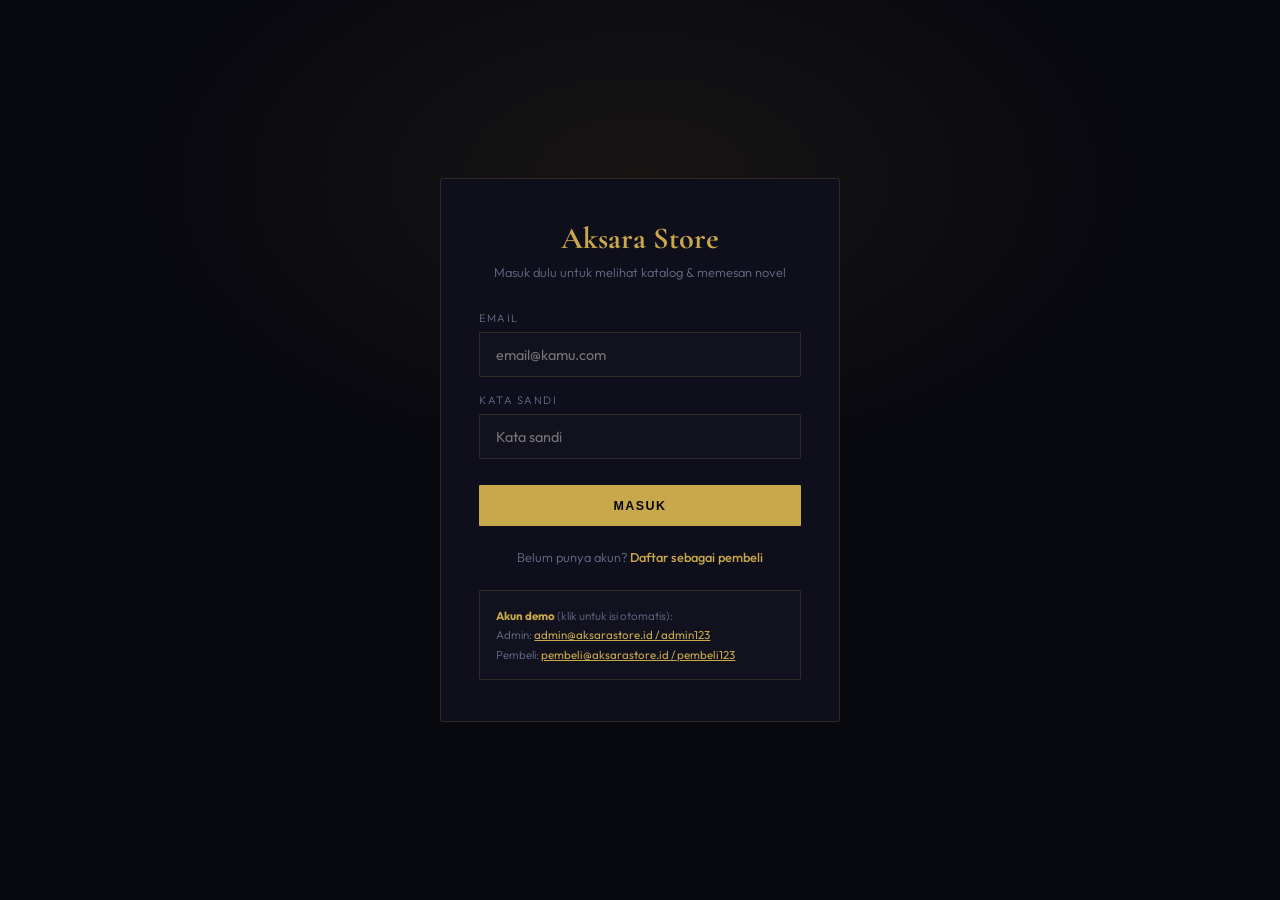
<file: index (2).html>
<!DOCTYPE html>
<html lang="id">
<head>
<meta charset="UTF-8"/>
<meta name="viewport" content="width=device-width, initial-scale=1.0"/>
<title>Aksara Store — Novel Digital & Ebook Premium</title>
<link href="https://fonts.googleapis.com/css2?family=Cormorant+Garamond:ital,wght@0,400;0,600;0,700;1,400;1,600&family=Outfit:wght@300;400;500;600&display=swap" rel="stylesheet"/>
<style>
  :root{
    --bg:#08080f; --bg2:#0d0d18; --bg3:#12121f; --card:#0f0f1c;
    --gold:#c8a84b; --gold2:#e5c97a; --text:#e8e2d4; --muted:#6b6b88;
    --border:rgba(200,168,75,.16); --red:#e05555; --green:#7ec89f;
    --serif:'Cormorant Garamond',Georgia,serif;
    --sans:'Outfit',sans-serif;
  }
  *,*::before,*::after{box-sizing:border-box;margin:0;padding:0}
  body{background:var(--bg);color:var(--text);font-family:var(--sans);font-weight:300;min-height:100vh}
  a{color:var(--gold)}
  ::-webkit-scrollbar{width:3px}
  ::-webkit-scrollbar-track{background:var(--bg)}
  ::-webkit-scrollbar-thumb{background:var(--gold)}
  .hide{display:none !important}

  /* ── SHARED ── */
  .brand{font-family:var(--serif);font-size:1.7rem;font-weight:700;color:var(--gold);text-decoration:none;letter-spacing:.5px}
  .brand sup{font-size:.5rem;letter-spacing:2px;text-transform:uppercase;color:var(--muted);vertical-align:super;margin-left:4px}
  .btn{border:none;border-radius:1px;padding:.85rem 1.8rem;font-size:.78rem;font-weight:600;letter-spacing:1.5px;text-transform:uppercase;cursor:pointer;transition:all .3s;display:inline-block;text-decoration:none}
  .btn-gold{background:var(--gold);color:#08080f}
  .btn-gold:hover{background:var(--gold2);transform:translateY(-1px)}
  .btn-ghost{background:transparent;color:var(--text);border:1px solid rgba(232,226,212,.18)}
  .btn-ghost:hover{border-color:var(--gold);color:var(--gold)}
  .btn-block{width:100%;display:block;text-align:center}
  .f-label{display:block;font-size:.68rem;letter-spacing:1.5px;text-transform:uppercase;color:var(--muted);margin:1rem 0 .4rem}
  .c-input{width:100%;background:var(--bg3);border:1px solid var(--border);color:var(--text);padding:.8rem 1rem;border-radius:2px;font-family:var(--sans);font-size:.9rem;outline:none;transition:border-color .3s}
  .c-input:focus{border-color:var(--gold)}
  .alert-box{padding:.8rem 1rem;border-radius:2px;font-size:.82rem;margin-top:1rem}
  .alert-err{background:rgba(224,85,85,.1);border:1px solid rgba(224,85,85,.3);color:#f2a3a3}
  .alert-ok{background:rgba(126,200,159,.1);border:1px solid rgba(126,200,159,.3);color:var(--green)}

  /* ── AUTH SCREEN ── */
  #authScreen{min-height:100vh;display:flex;align-items:center;justify-content:center;padding:2rem;position:relative;overflow:hidden}
  #authScreen::before{content:'';position:absolute;inset:0;background:radial-gradient(ellipse 60% 50% at 50% 20%,rgba(200,168,75,.08) 0%,transparent 65%)}
  .auth-card{position:relative;z-index:1;width:100%;max-width:400px;background:var(--card);border:1px solid var(--border);padding:2.6rem 2.4rem;border-radius:3px}
  .auth-brand{text-align:center;font-family:var(--serif);font-size:1.9rem;font-weight:700;color:var(--gold);margin-bottom:.3rem}
  .auth-sub{text-align:center;font-size:.8rem;color:var(--muted);margin-bottom:1.8rem;line-height:1.6}
  .auth-switch{text-align:center;font-size:.8rem;color:var(--muted);margin-top:1.4rem}
  .auth-switch a{text-decoration:none;font-weight:500}
  .auth-switch a:hover{color:var(--gold2)}
  .demo-box{margin-top:1.6rem;padding:.9rem 1rem;background:var(--bg3);border:1px solid var(--border);border-radius:2px;font-size:.72rem;color:var(--muted);line-height:1.7}
  .demo-box b{color:var(--gold)}
  .demo-box button{background:none;border:none;color:var(--gold);text-decoration:underline;cursor:pointer;font-size:.72rem;font-family:var(--sans);padding:0}

  /* ── STORE NAVBAR ── */
  .navbar{position:sticky;top:0;z-index:100;background:rgba(8,8,15,.94);backdrop-filter:blur(20px);border-bottom:1px solid var(--border);padding:1rem 0}
  .nav-inner{max-width:1200px;margin:0 auto;padding:0 1.5rem;display:flex;align-items:center;justify-content:space-between}
  .nav-right{display:flex;align-items:center;gap:1.2rem}
  .nav-user{font-size:.78rem;color:var(--muted);display:flex;align-items:center;gap:.5rem}
  .nav-user b{color:var(--text);font-weight:500}
  .cart-btn{position:relative;background:transparent;border:1px solid var(--border);color:var(--text);width:40px;height:40px;border-radius:1px;display:flex;align-items:center;justify-content:center;cursor:pointer;font-size:1.1rem}
  .cart-btn:hover{border-color:var(--gold);color:var(--gold)}
  .cart-count{position:absolute;top:-7px;right:-7px;background:var(--gold);color:#08080f;font-size:.6rem;font-weight:700;width:18px;height:18px;border-radius:50%;display:none;align-items:center;justify-content:center}
  .cart-count.show{display:flex}
  .btn-logout{background:transparent;border:1px solid var(--border);color:var(--muted);padding:.5rem 1rem;font-size:.7rem;letter-spacing:1px;text-transform:uppercase;cursor:pointer;border-radius:1px}
  .btn-logout:hover{border-color:var(--red);color:var(--red)}

  /* ── STORE BODY ── */
  .container{max-width:1200px;margin:0 auto;padding:3rem 1.5rem}
  .page-head{margin-bottom:2.5rem}
  .tag-line{display:inline-flex;align-items:center;gap:.5rem;font-size:.66rem;letter-spacing:3px;text-transform:uppercase;color:var(--gold);margin-bottom:.6rem}
  .tag-line::before{content:'';width:20px;height:1px;background:var(--gold)}
  .page-title{font-family:var(--serif);font-size:clamp(1.9rem,3.5vw,2.6rem);font-weight:700}
  .page-title em{font-style:italic;color:var(--gold)}

  .grid{display:grid;grid-template-columns:repeat(auto-fill,minmax(230px,1fr));gap:1.5rem}
  .card{background:var(--card);border:1px solid var(--border);border-radius:3px;overflow:hidden;transition:border-color .3s,transform .3s;display:flex;flex-direction:column}
  .card:hover{border-color:rgba(200,168,75,.4);transform:translateY(-3px)}
  .card-cover{aspect-ratio:3/2;display:flex;flex-direction:column;align-items:center;justify-content:center;position:relative;padding:1rem;text-align:center}
  .card-badge{position:absolute;top:.7rem;left:.7rem;background:var(--gold);color:#08080f;font-size:.6rem;font-weight:700;letter-spacing:1px;text-transform:uppercase;padding:.25rem .6rem;border-radius:1px}
  .card-icon{font-size:2.4rem;margin-bottom:.5rem}
  .card-body{padding:1.1rem 1.2rem 1.3rem;display:flex;flex-direction:column;flex:1}
  .card-genre{font-size:.62rem;letter-spacing:1.5px;text-transform:uppercase;color:var(--muted);margin-bottom:.4rem}
  .card-title{font-family:var(--serif);font-size:1.15rem;font-weight:700;line-height:1.25;margin-bottom:.2rem}
  .card-author{font-size:.72rem;color:var(--muted);margin-bottom:.7rem}
  .card-price-row{display:flex;align-items:baseline;gap:.5rem;margin-bottom:.9rem}
  .card-price{font-family:var(--serif);font-size:1.2rem;font-weight:700;color:var(--gold)}
  .card-orig{font-size:.72rem;color:var(--muted);text-decoration:line-through}
  .card-add{margin-top:auto;background:transparent;border:1px solid var(--border);color:var(--text);padding:.6rem;font-size:.72rem;font-weight:600;letter-spacing:1.2px;text-transform:uppercase;cursor:pointer;transition:all .25s;border-radius:1px}
  .card-add:hover{background:var(--gold);border-color:var(--gold);color:#08080f}

  /* ── CART SIDEBAR ── */
  .overlay{position:fixed;inset:0;background:rgba(0,0,0,.6);opacity:0;pointer-events:none;transition:opacity .3s;z-index:200}
  .overlay.open{opacity:1;pointer-events:all}
  .cart-sidebar{position:fixed;top:0;right:-420px;width:400px;max-width:90vw;height:100%;background:var(--bg2);border-left:1px solid var(--border);z-index:201;transition:right .35s ease;display:flex;flex-direction:column}
  .cart-sidebar.open{right:0}
  .cart-head{padding:1.4rem 1.6rem;border-bottom:1px solid var(--border);display:flex;justify-content:space-between;align-items:center}
  .cart-head h3{font-family:var(--serif);font-size:1.3rem}
  .cart-close{background:none;border:none;color:var(--muted);font-size:1.4rem;cursor:pointer;line-height:1}
  .cart-items{flex:1;overflow-y:auto;padding:1.2rem 1.6rem}
  .cart-item{display:flex;justify-content:space-between;align-items:center;padding:.8rem 0;border-bottom:1px solid var(--border);font-size:.85rem}
  .cart-item-remove{background:none;border:none;color:var(--muted);cursor:pointer;font-size:.9rem}
  .cart-item-remove:hover{color:var(--red)}
  .cart-empty{text-align:center;color:var(--muted);font-size:.85rem;padding:3rem 0}
  .cart-foot{padding:1.4rem 1.6rem;border-top:1px solid var(--border)}
  .cart-total-row{display:flex;justify-content:space-between;font-family:var(--serif);font-size:1.2rem;font-weight:700;margin-bottom:1rem}
  .cart-total-row span:last-child{color:var(--gold)}

  /* ── CHECKOUT MODAL ── */
  .modal-wrap{position:fixed;inset:0;z-index:210;display:flex;align-items:center;justify-content:center;padding:1.5rem;opacity:0;pointer-events:none;transition:opacity .3s}
  .modal-wrap.open{opacity:1;pointer-events:all}
  .modal{background:var(--card);border:1px solid var(--border);border-radius:3px;max-width:440px;width:100%;padding:2.2rem;max-height:90vh;overflow-y:auto}
  .modal h3{font-family:var(--serif);font-size:1.5rem;margin-bottom:1.5rem}
  .order-line{display:flex;justify-content:space-between;font-size:.82rem;padding:.5rem 0;border-bottom:1px solid var(--border)}
  .order-total{display:flex;justify-content:space-between;font-family:var(--serif);font-size:1.3rem;font-weight:700;margin:1.2rem 0;color:var(--gold)}
  .success-box{text-align:center;padding:1rem 0}
  .success-icon{font-size:3rem;margin-bottom:1rem}
  .success-box h3{margin-bottom:.6rem}
  .success-box p{font-size:.85rem;color:var(--muted);line-height:1.7;margin-bottom:1.6rem}

  /* ── ACCOUNT PANEL ── */
  .acc-panel{background:var(--card);border:1px solid var(--border);border-radius:3px;padding:1.6rem;margin-bottom:2rem}
  .acc-panel h3{font-family:var(--serif);font-size:1.2rem;margin-bottom:1rem}
  table{width:100%;border-collapse:collapse;font-size:.82rem}
  th{text-align:left;color:var(--muted);font-size:.68rem;letter-spacing:1px;text-transform:uppercase;padding:.6rem 0;border-bottom:1px solid var(--border)}
  td{padding:.7rem 0;border-bottom:1px solid var(--border)}
  .empty-state{text-align:center;color:var(--muted);font-size:.85rem;padding:2rem 0}

  /* ── TOAST ── */
  #toast{position:fixed;bottom:2rem;left:50%;transform:translateX(-50%) translateY(20px);background:var(--card);border:1px solid var(--gold);color:var(--text);padding:.9rem 1.6rem;border-radius:2px;font-size:.82rem;opacity:0;pointer-events:none;transition:all .35s;z-index:999}
  #toast.show{opacity:1;transform:translateX(-50%) translateY(0)}

  @media(max-width:640px){ .container{padding:2rem 1rem} }
</style>
</head>
<body>

<!-- ══════════════ AUTH SCREEN (login / register) ══════════════ -->
<div id="authScreen">
  <div class="auth-card">
    <div class="auth-brand">Aksara Store</div>

    <!-- LOGIN FORM -->
    <div id="loginForm">
      <div class="auth-sub">Masuk dulu untuk melihat katalog &amp; memesan novel</div>
      <div id="loginError"></div>
      <form onsubmit="return doLogin(event)">
        <label class="f-label">Email</label>
        <input class="c-input" type="email" id="li-email" placeholder="email@kamu.com" required/>
        <label class="f-label">Kata Sandi</label>
        <input class="c-input" type="password" id="li-pass" placeholder="Kata sandi" required/>
        <button type="submit" class="btn btn-gold btn-block" style="margin-top:1.6rem">Masuk</button>
      </form>
      <div class="auth-switch">Belum punya akun? <a href="#" onclick="showRegister();return false;">Daftar sebagai pembeli</a></div>

      <div class="demo-box">
        <b>Akun demo</b> (klik untuk isi otomatis):<br/>
        Admin: <button onclick="fillDemo('admin@aksarastore.id','admin123')">admin@aksarastore.id / admin123</button><br/>
        Pembeli: <button onclick="fillDemo('pembeli@aksarastore.id','pembeli123')">pembeli@aksarastore.id / pembeli123</button>
      </div>
    </div>

    <!-- REGISTER FORM -->
    <div id="registerForm" class="hide">
      <div class="auth-sub">Buat akun pembeli baru</div>
      <div id="regError"></div>
      <form onsubmit="return doRegister(event)">
        <label class="f-label">Nama Lengkap</label>
        <input class="c-input" type="text" id="rg-name" required/>
        <label class="f-label">Email</label>
        <input class="c-input" type="email" id="rg-email" required/>
        <label class="f-label">Kata Sandi</label>
        <input class="c-input" type="password" id="rg-pass" placeholder="Minimal 6 karakter" required/>
        <button type="submit" class="btn btn-gold btn-block" style="margin-top:1.6rem">Daftar</button>
      </form>
      <div class="auth-switch">Sudah punya akun? <a href="#" onclick="showLogin();return false;">Masuk di sini</a></div>
    </div>
  </div>
</div>

<!-- ══════════════ STORE SCREEN (only visible after login) ══════════════ -->
<div id="storeScreen" class="hide">

  <nav class="navbar">
    <div class="nav-inner">
      <a href="#" class="brand">Aksara Store<sup>Novel</sup></a>
      <div class="nav-right">
        <div class="nav-user">Halo, <b id="userNameLabel"></b></div>
        <button class="cart-btn" onclick="toggleCart()">🛒<span class="cart-count" id="cartCount">0</span></button>
        <button class="btn-logout" onclick="doLogout()">Keluar</button>
      </div>
    </div>
  </nav>

  <div class="container">
    <div class="page-head">
      <div class="tag-line">Katalog</div>
      <h1 class="page-title">Koleksi <em>Novel</em> Pilihan</h1>
    </div>

    <!-- riwayat pesanan pembeli -->
    <div class="acc-panel">
      <h3>Riwayat Pesanan Kamu</h3>
      <div id="orderHistory"></div>
    </div>

    <div class="grid" id="catalogGrid"></div>
  </div>
</div>

<!-- ══════════════ CART SIDEBAR ══════════════ -->
<div class="overlay" id="cartOverlay" onclick="toggleCart()"></div>
<div class="cart-sidebar" id="cartSidebar">
  <div class="cart-head">
    <h3>Keranjang</h3>
    <button class="cart-close" onclick="toggleCart()">&times;</button>
  </div>
  <div class="cart-items" id="cartItems"></div>
  <div class="cart-foot">
    <div class="cart-total-row"><span>Total</span><span id="cartTotal">Rp 0</span></div>
    <button class="btn btn-gold btn-block" onclick="openCheckout()">Lanjut ke Checkout</button>
  </div>
</div>

<!-- ══════════════ CHECKOUT MODAL ══════════════ -->
<div class="modal-wrap" id="checkoutWrap">
  <div class="modal">
    <div id="checkoutBody">
      <h3>Konfirmasi Pesanan</h3>
      <div id="orderLines"></div>
      <div class="order-total"><span>Total</span><span id="orderTotal">Rp 0</span></div>
      <button class="btn btn-gold btn-block" onclick="doCheckout()">Bayar Sekarang</button>
      <button class="btn btn-ghost btn-block" style="margin-top:.7rem" onclick="closeCheckout()">Batal</button>
    </div>
    <div id="successBody" class="success-box hide">
      <div class="success-icon">✅</div>
      <h3>Pesanan Berhasil!</h3>
      <p>Kode pesanan: <b id="successCode" style="color:var(--gold)"></b><br/>Terima kasih sudah berbelanja di Aksara Store.</p>
      <button class="btn btn-gold btn-block" onclick="closeCheckout()">Selesai</button>
    </div>
  </div>
</div>

<div id="toast"></div>

<script>
/* =========================================================================
   "DATABASE" PALSU — disimpan di localStorage browser (BUKAN server asli).
   Cocok buat demo/tugas di GitHub Pages, TAPI TIDAK AMAN untuk produksi
   sungguhan karena semua data (termasuk password) bisa dilihat & diubah
   lewat DevTools browser oleh siapa pun yang mengakses situsnya.
   ========================================================================= */

const DB_USERS  = 'aksara_users';
const DB_ORDERS = 'aksara_orders';
const DB_SESSION= 'aksara_session';

function loadUsers(){ return JSON.parse(localStorage.getItem(DB_USERS) || '[]'); }
function saveUsers(u){ localStorage.setItem(DB_USERS, JSON.stringify(u)); }
function loadOrders(){ return JSON.parse(localStorage.getItem(DB_ORDERS) || '[]'); }
function saveOrders(o){ localStorage.setItem(DB_ORDERS, JSON.stringify(o)); }

// seed akun demo kalau belum ada (jalan sekali di browser masing-masing)
(function seed(){
  if (loadUsers().length === 0) {
    saveUsers([
      { name:'Admin Aksara', email:'admin@aksarastore.id', pass:'admin123', role:'admin' },
      { name:'Budi Pembeli', email:'pembeli@aksarastore.id', pass:'pembeli123', role:'buyer' }
    ]);
  }
})();

// ── KATALOG NOVEL (data statis, sama seperti versi database) ──
const NOVELS = [
  {id:1,title:'Cantik Itu Luka',author:'Eka Kurniawan',genre:'Drama',price:45000,orig:60000,icon:'🌹',badge:'Hot'},
  {id:2,title:'Seporsi Mi Ayam Sebelum Mati',author:'J.S. Khairen',genre:'Drama',price:38000,orig:null,icon:'🍜',badge:'Baru'},
  {id:3,title:'Sisi Tergelap Surga',author:'Fiersa Besari',genre:'Romance',price:35000,orig:50000,icon:'🌟',badge:'Hot'},
  {id:4,title:'Laut Bercerita',author:'Leila S. Chudori',genre:'Thriller',price:42000,orig:null,icon:'🌊',badge:'Hot'},
  {id:5,title:'Di Tanah Lada',author:'Ziggy Zezsyazeoviennazabrizkie',genre:'Misteri',price:32000,orig:45000,icon:'🌿',badge:'Diskon'},
  {id:6,title:'Bayangan Tak Bernama',author:'Rian Maulana',genre:'Thriller',price:42000,orig:null,icon:'🔪',badge:'Hot'},
  {id:7,title:'Satu Musim Bersamamu',author:'Dira Kusuma',genre:'Romance',price:35000,orig:50000,icon:'🌹',badge:'Baru'},
  {id:8,title:'Negeri di Atas Awan',author:'Sekar Ayu',genre:'Fantasy',price:38000,orig:null,icon:'⚔️',badge:'Baru'},
  {id:9,title:'Rumah Tua Itu',author:'Hendra Wijaya',genre:'Misteri',price:29000,orig:45000,icon:'🔮',badge:'Diskon'},
  {id:10,title:'Di Balik Kegelapan',author:'Ardi Nugroho',genre:'Horror',price:31000,orig:null,icon:'👁️',badge:'Hot'},
  {id:11,title:'Surat Terakhir Untukmu',author:'Nisa Rahmawati',genre:'Romance',price:37000,orig:null,icon:'💌',badge:'Baru'},
  {id:12,title:'Antara Dua Pilihan',author:'Laila Fitri',genre:'Drama',price:33000,orig:null,icon:'🎭',badge:''},
  {id:13,title:'Hutan Abadi',author:'Putri Andini',genre:'Fantasy',price:28000,orig:40000,icon:'🌿',badge:'Diskon'}
];

let cart = [];

// ── AUTH ──
function showRegister(){ document.getElementById('loginForm').classList.add('hide'); document.getElementById('registerForm').classList.remove('hide'); }
function showLogin(){ document.getElementById('registerForm').classList.add('hide'); document.getElementById('loginForm').classList.remove('hide'); }
function fillDemo(email,pass){ document.getElementById('li-email').value=email; document.getElementById('li-pass').value=pass; }

function doLogin(e){
  e.preventDefault();
  const email = document.getElementById('li-email').value.trim();
  const pass  = document.getElementById('li-pass').value;
  const user = loadUsers().find(u => u.email === email && u.pass === pass);
  const errBox = document.getElementById('loginError');
  if (!user){
    errBox.innerHTML = '<div class="alert-box alert-err">Email atau kata sandi salah.</div>';
    return false;
  }
  errBox.innerHTML = '';
  sessionStorage.setItem(DB_SESSION, JSON.stringify({ email:user.email, name:user.name, role:user.role }));
  enterStore();
  return false;
}

function doRegister(e){
  e.preventDefault();
  const name  = document.getElementById('rg-name').value.trim();
  const email = document.getElementById('rg-email').value.trim();
  const pass  = document.getElementById('rg-pass').value;
  const errBox = document.getElementById('regError');
  if (pass.length < 6){
    errBox.innerHTML = '<div class="alert-box alert-err">Kata sandi minimal 6 karakter.</div>';
    return false;
  }
  const users = loadUsers();
  if (users.find(u => u.email === email)){
    errBox.innerHTML = '<div class="alert-box alert-err">Email sudah terdaftar. Silakan masuk.</div>';
    return false;
  }
  users.push({ name, email, pass, role:'buyer' });
  saveUsers(users);
  errBox.innerHTML = '<div class="alert-box alert-ok">Akun berhasil dibuat! Silakan masuk.</div>';
  document.getElementById('rg-name').value='';
  document.getElementById('rg-email').value='';
  document.getElementById('rg-pass').value='';
  setTimeout(showLogin, 1200);
  return false;
}

function doLogout(){
  sessionStorage.removeItem(DB_SESSION);
  cart = [];
  document.getElementById('storeScreen').classList.add('hide');
  document.getElementById('authScreen').classList.remove('hide');
  showLogin();
}

function getSession(){
  try { return JSON.parse(sessionStorage.getItem(DB_SESSION)); } catch(e){ return null; }
}

function enterStore(){
  const s = getSession();
  if (!s) return;
  document.getElementById('authScreen').classList.add('hide');
  document.getElementById('storeScreen').classList.remove('hide');
  document.getElementById('userNameLabel').textContent = s.name.split(' ')[0];
  renderCatalog();
  renderOrderHistory();
}

// ── CATALOG ──
function renderCatalog(){
  const grid = document.getElementById('catalogGrid');
  grid.innerHTML = NOVELS.map(n => `
    <div class="card">
      <div class="card-cover" style="background:linear-gradient(150deg,#12121f,#1a1a2e,#16213e)">
        ${n.badge ? `<span class="card-badge">${n.badge}</span>` : ''}
        <div class="card-icon">${n.icon}</div>
      </div>
      <div class="card-body">
        <div class="card-genre">${n.genre}</div>
        <div class="card-title">${n.title}</div>
        <div class="card-author">${n.author}</div>
        <div class="card-price-row">
          <span class="card-price">Rp ${n.price.toLocaleString('id')}</span>
          ${n.orig ? `<span class="card-orig">Rp ${n.orig.toLocaleString('id')}</span>` : ''}
        </div>
        <button class="card-add" onclick="addToCart(${n.id})">+ Tambah ke Keranjang</button>
      </div>
    </div>`).join('');
}

// ── CART ──
function addToCart(id){
  const novel = NOVELS.find(n => n.id === id);
  cart.push(novel);
  updateCart();
  toast(`"${novel.title}" ditambahkan ke keranjang`);
}
function removeFromCart(idx){ cart.splice(idx,1); updateCart(); }
function updateCart(){
  const count = document.getElementById('cartCount');
  count.textContent = cart.length;
  count.classList.toggle('show', cart.length > 0);

  const itemsBox = document.getElementById('cartItems');
  if (cart.length === 0){
    itemsBox.innerHTML = '<div class="cart-empty">Keranjang masih kosong</div>';
  } else {
    itemsBox.innerHTML = cart.map((n,i) => `
      <div class="cart-item">
        <span>${n.title}</span>
        <span style="display:flex;align-items:center;gap:.6rem">
          Rp ${n.price.toLocaleString('id')}
          <button class="cart-item-remove" onclick="removeFromCart(${i})">&times;</button>
        </span>
      </div>`).join('');
  }
  const total = cart.reduce((s,n) => s + n.price, 0);
  document.getElementById('cartTotal').textContent = 'Rp ' + total.toLocaleString('id');
}
function toggleCart(){
  document.getElementById('cartSidebar').classList.toggle('open');
  document.getElementById('cartOverlay').classList.toggle('open');
}

// ── CHECKOUT ──
function openCheckout(){
  if (cart.length === 0){ toast('⚠ Keranjang masih kosong'); return; }
  toggleCart();
  document.getElementById('checkoutBody').classList.remove('hide');
  document.getElementById('successBody').classList.add('hide');
  document.getElementById('orderLines').innerHTML = cart.map(n => `
    <div class="order-line"><span>${n.title}</span><span>Rp ${n.price.toLocaleString('id')}</span></div>`).join('');
  const total = cart.reduce((s,n) => s + n.price, 0);
  document.getElementById('orderTotal').textContent = 'Rp ' + total.toLocaleString('id');
  document.getElementById('checkoutWrap').classList.add('open');
}
function closeCheckout(){ document.getElementById('checkoutWrap').classList.remove('open'); }

function doCheckout(){
  const s = getSession();
  const total = cart.reduce((sum,n) => sum + n.price, 0);
  const orderCode = 'AKS' + Date.now().toString().slice(-8);
  const orders = loadOrders();
  orders.push({
    code: orderCode,
    email: s.email,
    items: cart.map(n => n.title),
    total,
    date: new Date().toISOString()
  });
  saveOrders(orders);

  document.getElementById('successCode').textContent = orderCode;
  document.getElementById('checkoutBody').classList.add('hide');
  document.getElementById('successBody').classList.remove('hide');

  cart = [];
  updateCart();
  renderOrderHistory();
}

// ── RIWAYAT PESANAN ──
function renderOrderHistory(){
  const s = getSession();
  const mine = loadOrders().filter(o => o.email === s.email);
  const box = document.getElementById('orderHistory');
  if (mine.length === 0){
    box.innerHTML = '<div class="empty-state">Kamu belum punya pesanan. Yuk mulai belanja di bawah!</div>';
    return;
  }
  box.innerHTML = `<table>
    <thead><tr><th>Kode</th><th>Item</th><th>Total</th><th>Tanggal</th></tr></thead>
    <tbody>${mine.slice().reverse().map(o => `
      <tr>
        <td>${o.code}</td>
        <td>${o.items.join(', ')}</td>
        <td>Rp ${o.total.toLocaleString('id')}</td>
        <td>${new Date(o.date).toLocaleDateString('id')}</td>
      </tr>`).join('')}</tbody>
  </table>`;
}

// ── TOAST ──
function toast(msg){
  const t = document.getElementById('toast');
  t.textContent = msg;
  t.classList.add('show');
  setTimeout(() => t.classList.remove('show'), 2600);
}

// ── INIT: cek sesi login begitu halaman dibuka ──
(function init(){
  updateCart();
  if (getSession()){ enterStore(); }
})();
</script>
</body>
</html>
</file>
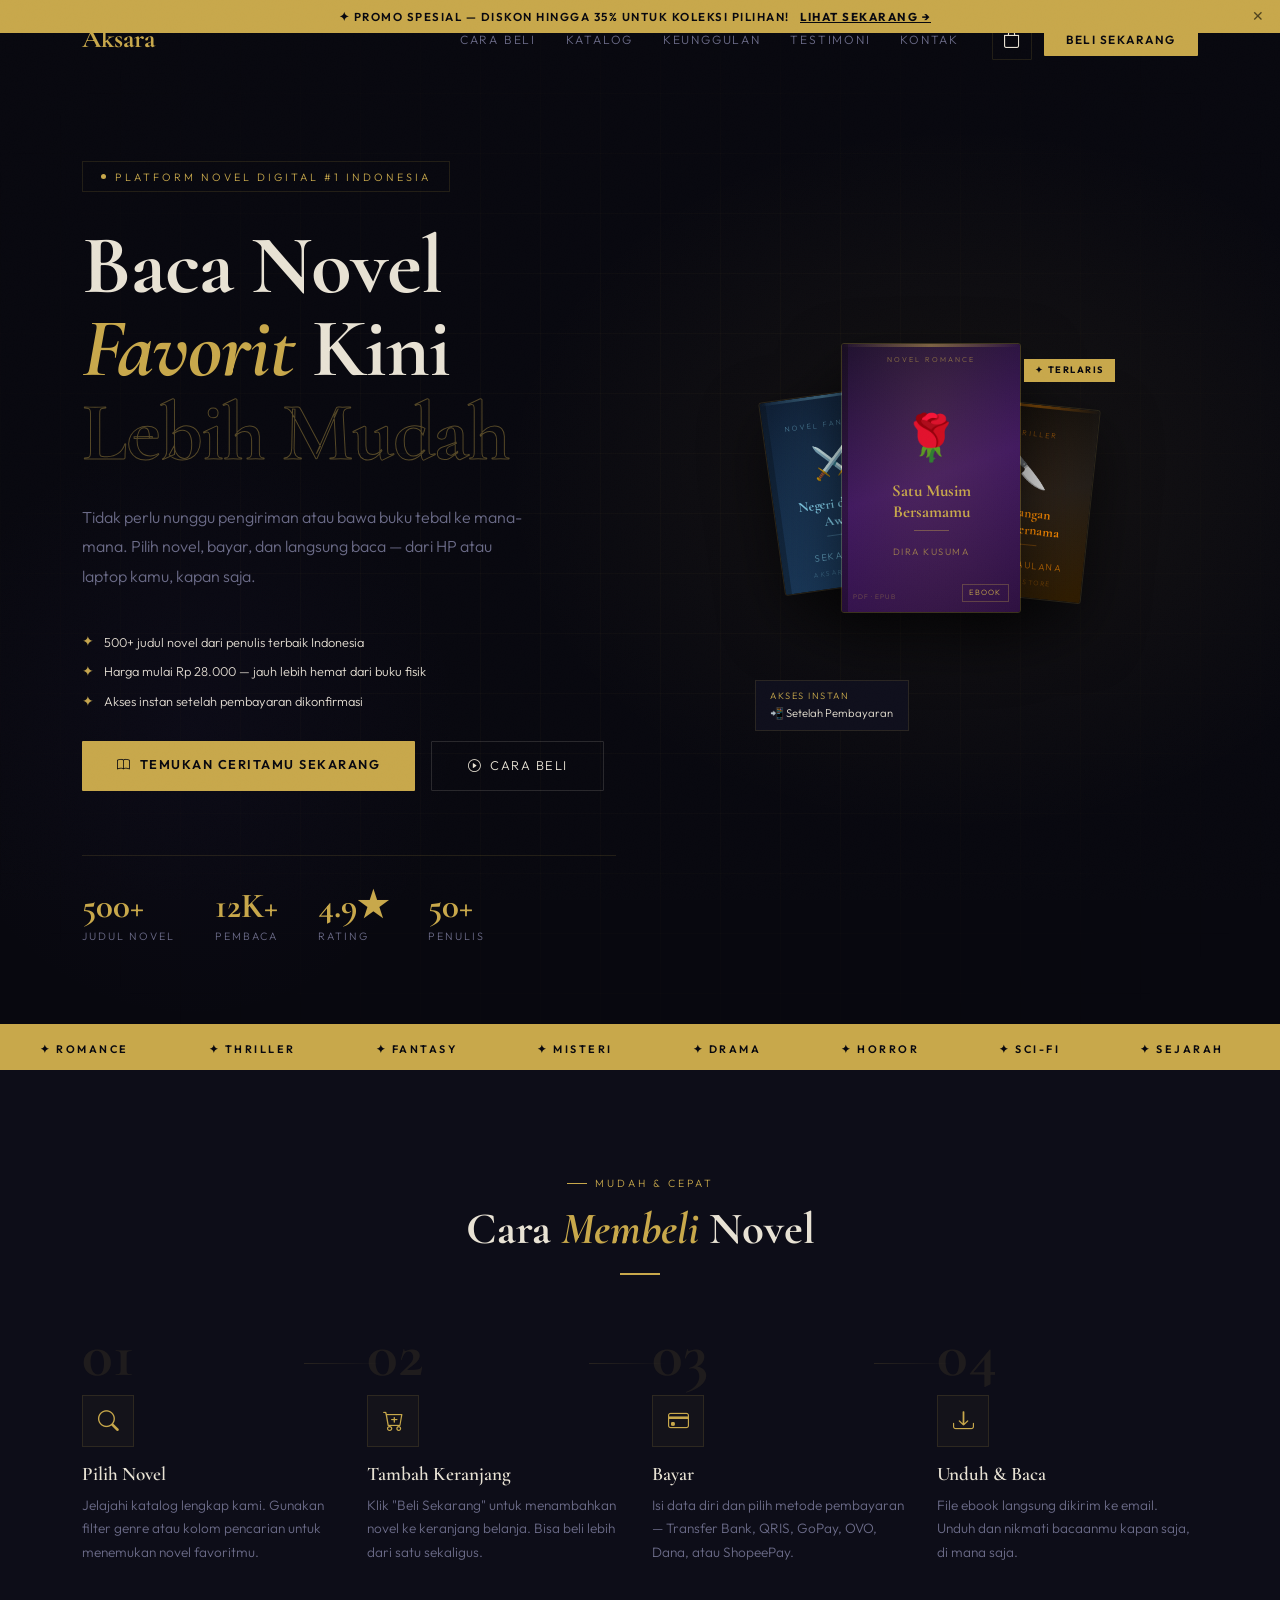
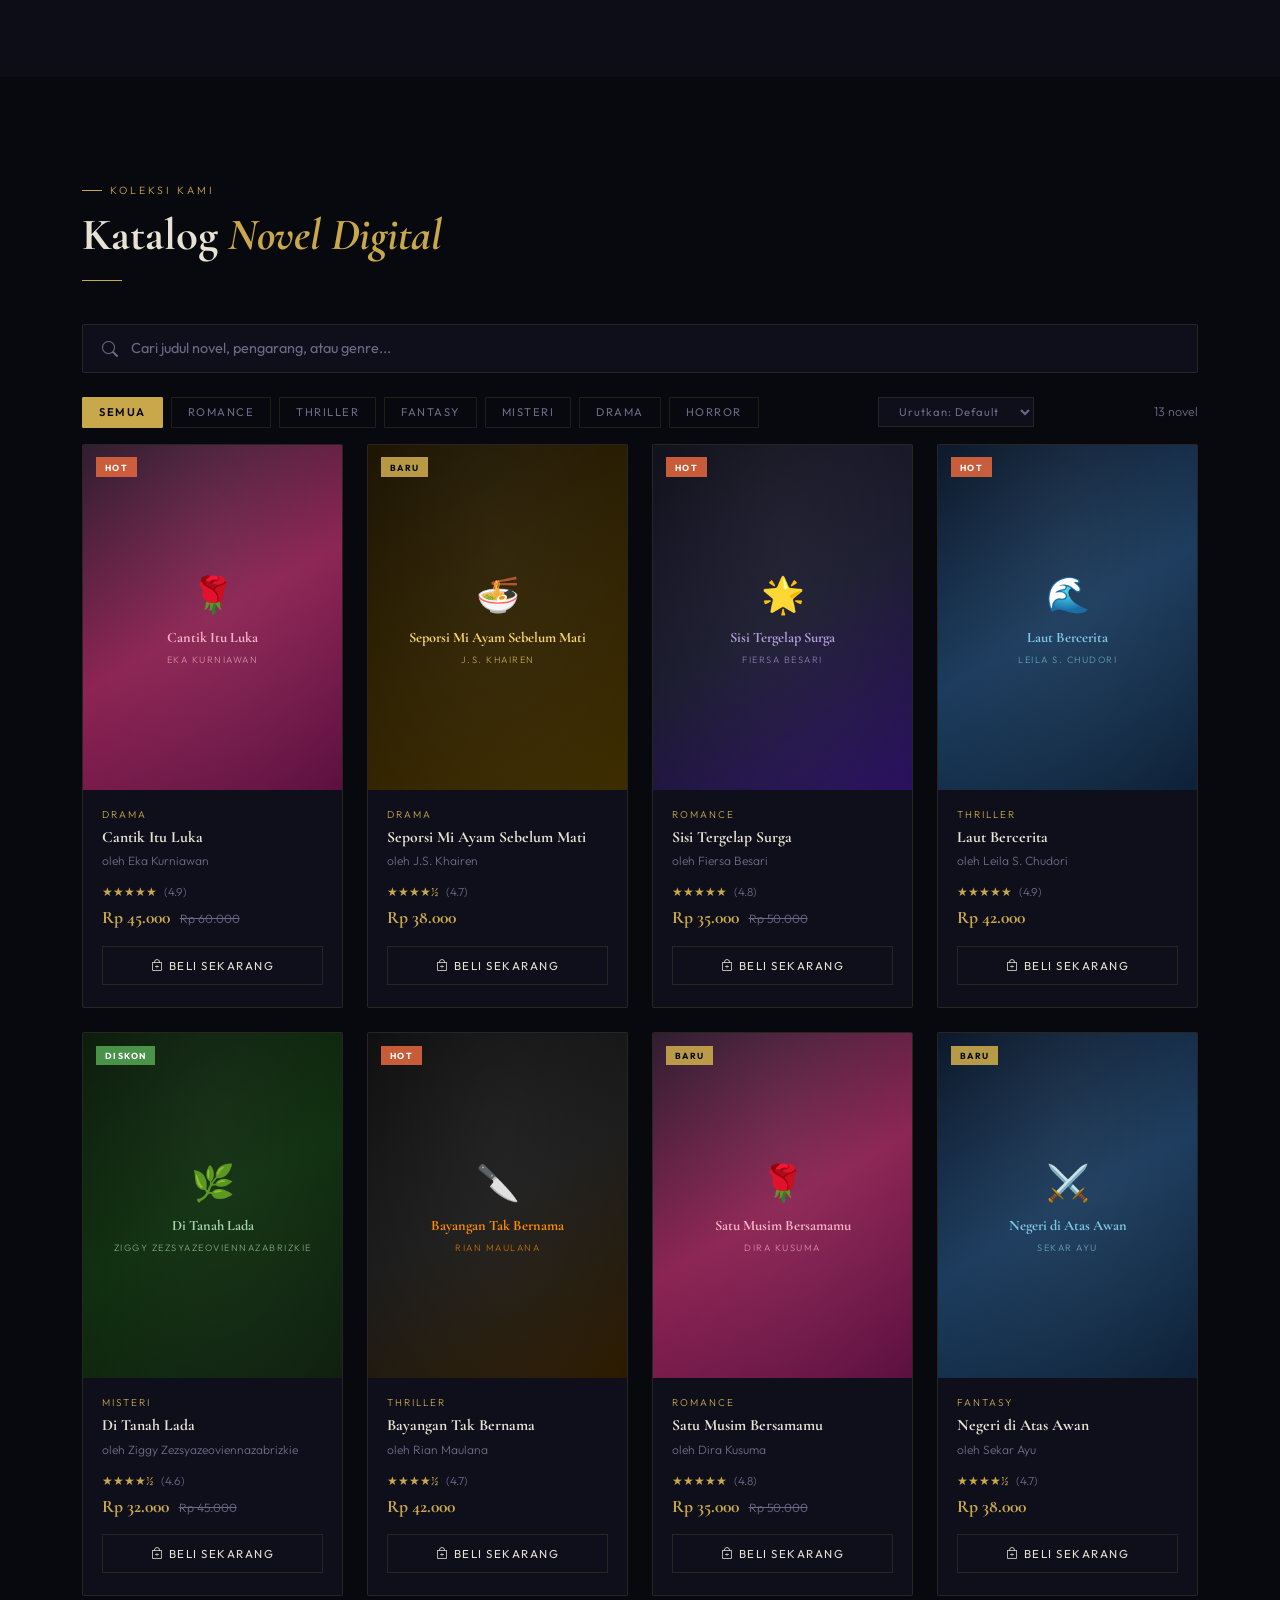
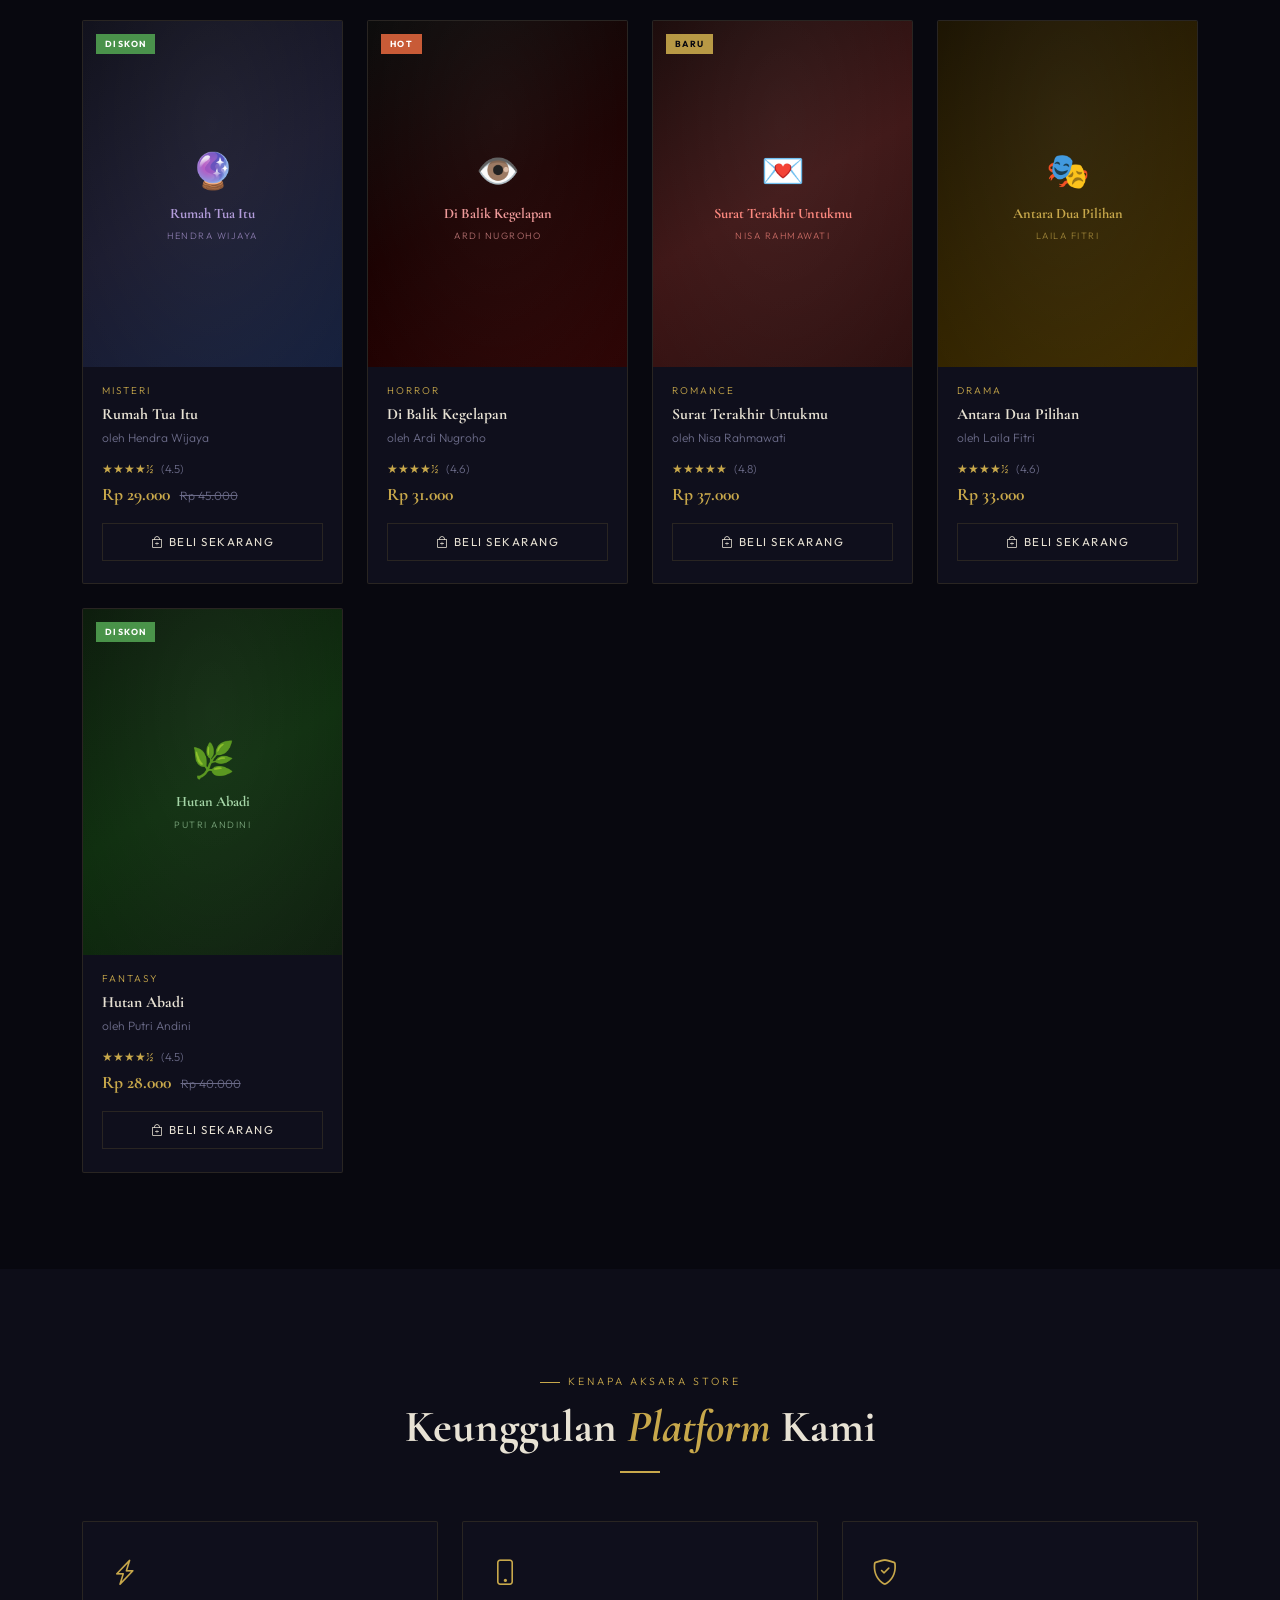
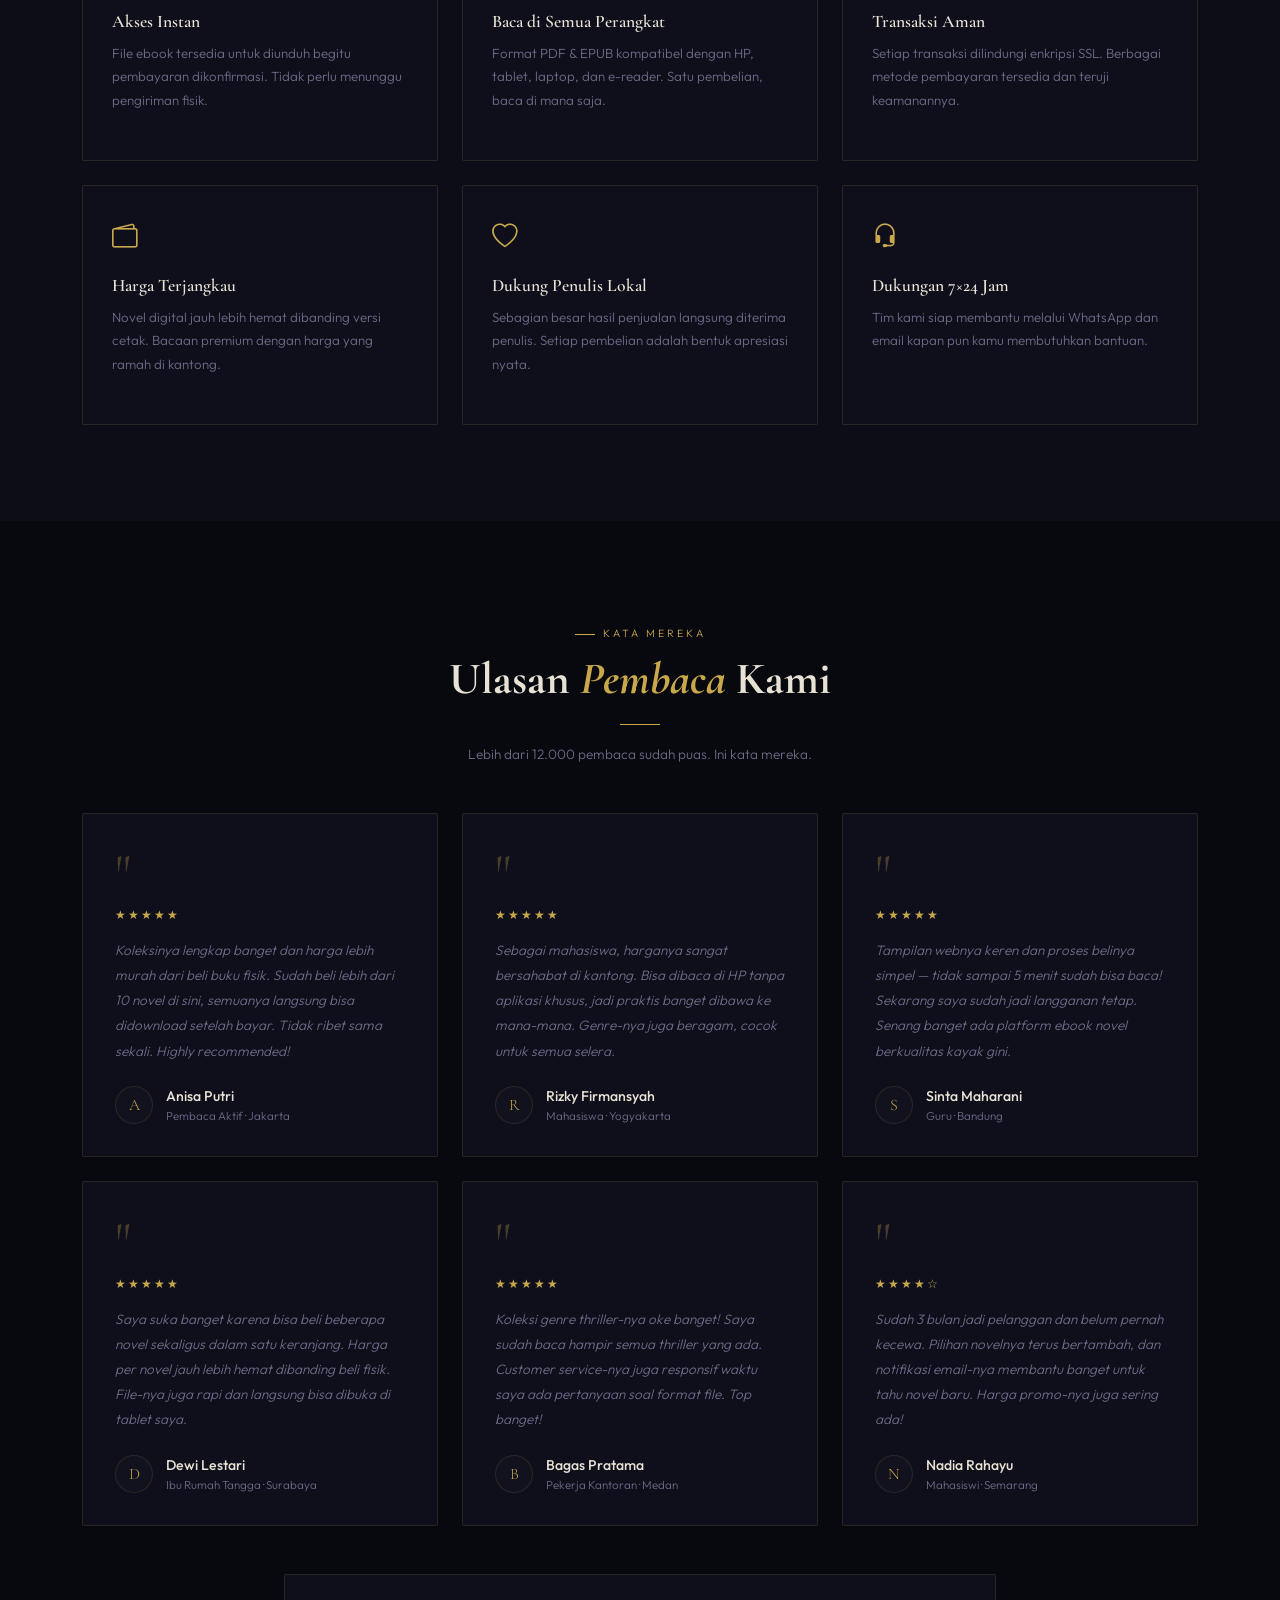
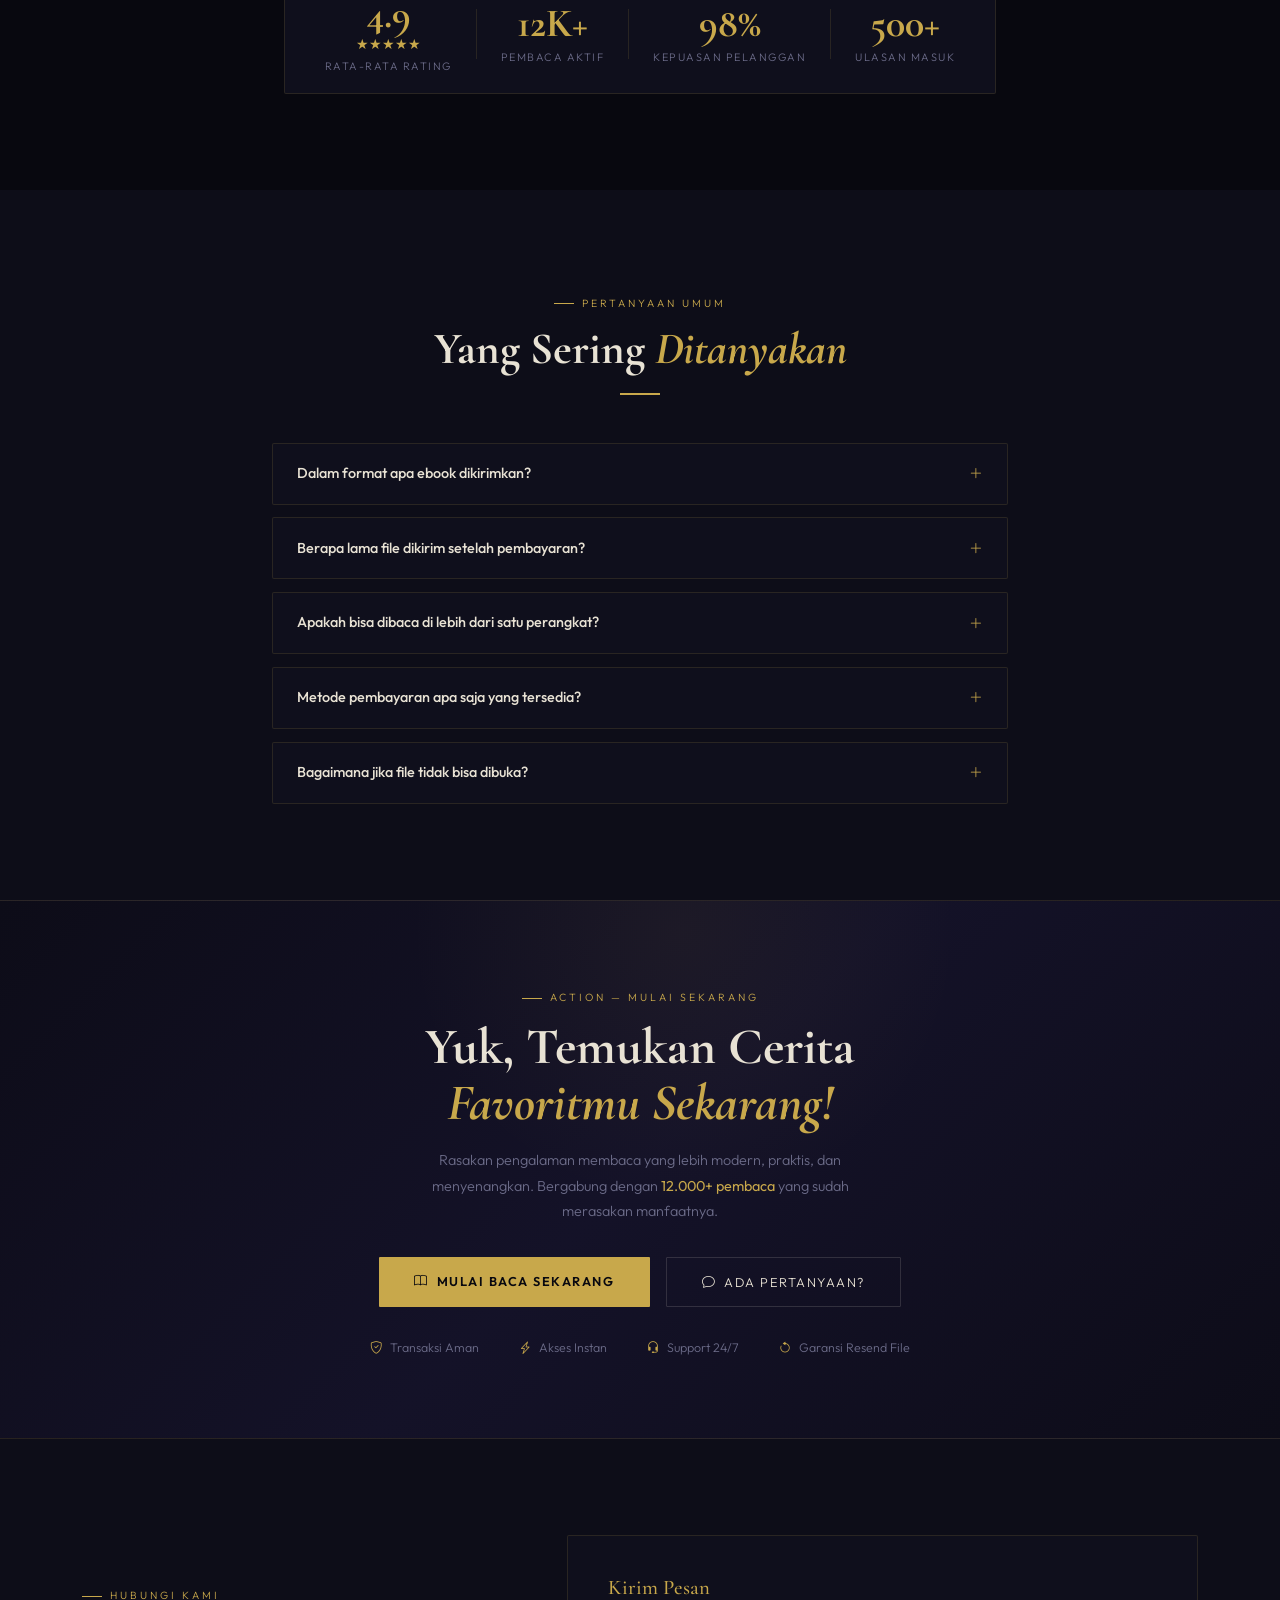
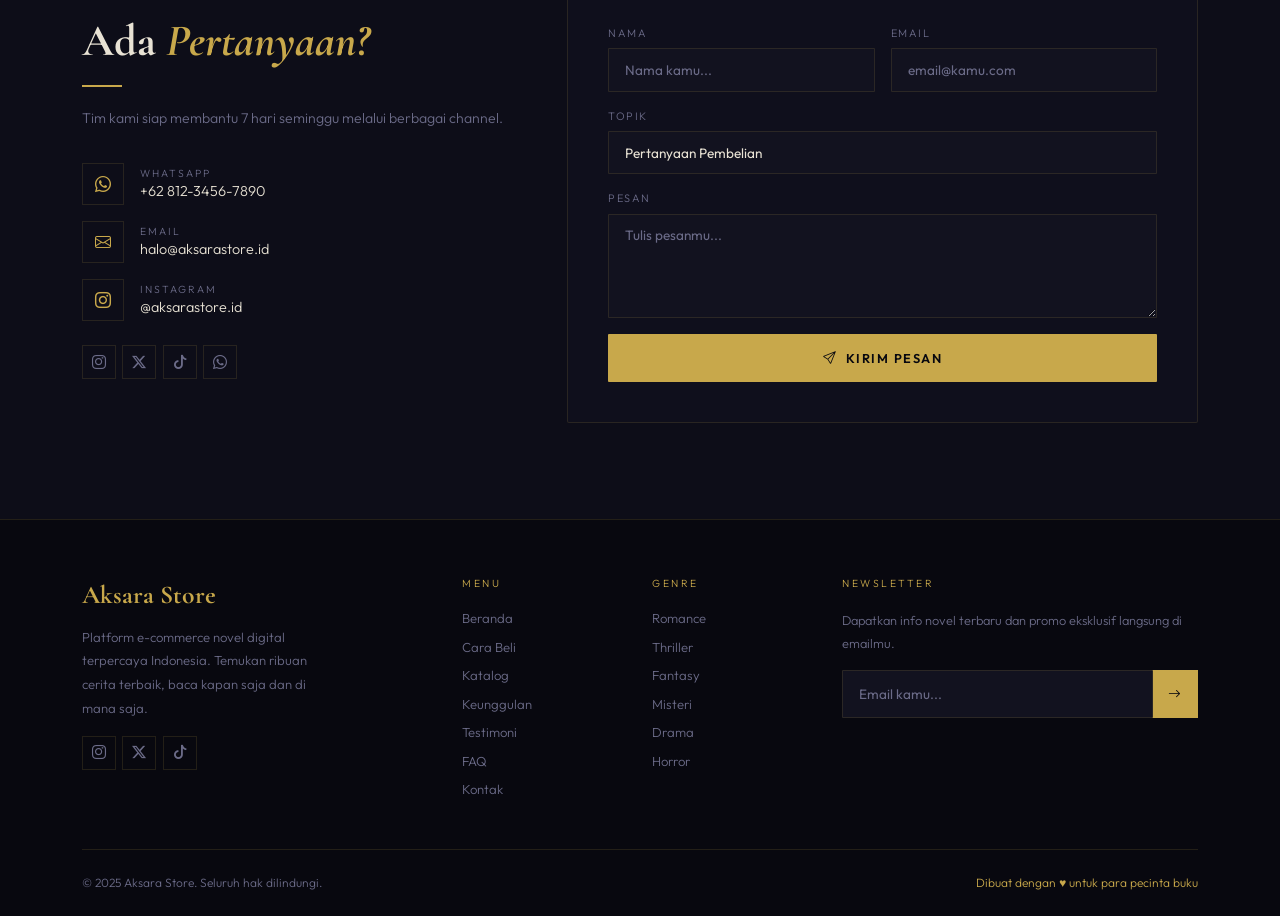
<file: index.html.html>
<!DOCTYPE html>
<html lang="id">
<head>
  <meta charset="UTF-8"/>
  <meta name="viewport" content="width=device-width, initial-scale=1.0"/>
  <title>Aksara Store — Novel Digital & Ebook Premium</title>
  <link href="https://cdn.jsdelivr.net/npm/bootstrap@5.3.2/dist/css/bootstrap.min.css" rel="stylesheet"/>
  <link href="https://cdn.jsdelivr.net/npm/bootstrap-icons@1.11.3/font/bootstrap-icons.min.css" rel="stylesheet"/>
  <link href="https://fonts.googleapis.com/css2?family=Cormorant+Garamond:ital,wght@0,400;0,600;0,700;1,400;1,600&family=Outfit:wght@300;400;500;600&display=swap" rel="stylesheet"/>
  <style>
    :root {
      --bg:#08080f; --bg2:#0d0d18; --bg3:#12121f; --card:#0f0f1c;
      --gold:#c8a84b; --gold2:#e5c97a; --text:#e8e2d4; --muted:#6b6b88;
      --border:rgba(200,168,75,.14); --red:#e05555;
      --serif:'Cormorant Garamond',Georgia,serif;
      --sans:'Outfit',sans-serif;
    }
    *,*::before,*::after{box-sizing:border-box;margin:0;padding:0}
    html{scroll-behavior:smooth}
    body{background:var(--bg);color:var(--text);font-family:var(--sans);font-weight:300;overflow-x:hidden}
    body::after{content:'';position:fixed;inset:0;background-image:url("data:image/svg+xml,%3Csvg xmlns='http://www.w3.org/2000/svg' width='300' height='300'%3E%3Cfilter id='n'%3E%3CfeTurbulence type='fractalNoise' baseFrequency='0.75' numOctaves='4' stitchTiles='stitch'/%3E%3C/filter%3E%3Crect width='300' height='300' filter='url(%23n)' opacity='0.04'/%3E%3C/svg%3E");pointer-events:none;z-index:9999;opacity:.4}
    ::-webkit-scrollbar{width:3px}
    ::-webkit-scrollbar-track{background:var(--bg)}
    ::-webkit-scrollbar-thumb{background:var(--gold)}

    /* ── NAVBAR ── */
    .navbar{position:fixed;top:0;width:100%;z-index:1000;padding:1.2rem 0;transition:all .4s}
    .navbar.scrolled{background:rgba(8,8,15,.93);backdrop-filter:blur(24px);padding:.8rem 0;border-bottom:1px solid var(--border)}
    .nav-brand{font-family:var(--serif);font-size:1.7rem;font-weight:700;color:var(--gold);text-decoration:none}
    .nav-brand sup{font-size:.5rem;letter-spacing:2px;text-transform:uppercase;color:var(--muted);vertical-align:super;margin-left:3px}
    .nav-link-i{color:var(--muted);text-decoration:none;font-size:.75rem;letter-spacing:1.8px;text-transform:uppercase;padding:.4rem .8rem;transition:color .3s}
    .nav-link-i:hover{color:var(--gold)}
    .btn-cta{background:var(--gold);color:#08080f;border:none;border-radius:1px;padding:.5rem 1.4rem;font-size:.74rem;font-weight:600;letter-spacing:1.5px;text-transform:uppercase;text-decoration:none;transition:all .3s;display:inline-block}
    .btn-cta:hover{background:var(--gold2);color:#08080f;transform:translateY(-1px)}
    .cart-btn{position:relative;background:transparent;border:1px solid var(--border);color:var(--text);width:40px;height:40px;border-radius:1px;display:flex;align-items:center;justify-content:center;cursor:pointer;transition:all .3s;font-size:1.1rem}
    .cart-btn:hover{border-color:var(--gold);color:var(--gold)}
    .cart-count{position:absolute;top:-7px;right:-7px;background:var(--gold);color:#08080f;font-size:.6rem;font-weight:700;width:18px;height:18px;border-radius:50%;display:flex;align-items:center;justify-content:center;display:none}
    .cart-count.show{display:flex}

    /* ── HERO ── */
    .hero{min-height:100vh;display:flex;align-items:center;position:relative;overflow:hidden;padding:8rem 0 5rem}
    .hero-ambient{position:absolute;inset:0;background:radial-gradient(ellipse 55% 55% at 75% 45%,rgba(200,168,75,.07) 0%,transparent 65%),radial-gradient(ellipse 35% 50% at 15% 70%,rgba(80,60,160,.05) 0%,transparent 60%);pointer-events:none}
    .hero-grid{position:absolute;inset:0;background-image:linear-gradient(rgba(200,168,75,.03) 1px,transparent 1px),linear-gradient(90deg,rgba(200,168,75,.03) 1px,transparent 1px);background-size:60px 60px;mask-image:radial-gradient(ellipse 80% 80% at 50% 50%,black 30%,transparent 80%)}
    .eyebrow{display:inline-flex;align-items:center;gap:.6rem;font-size:.67rem;letter-spacing:3px;text-transform:uppercase;color:var(--gold);border:1px solid var(--border);padding:.4rem 1.1rem;margin-bottom:2rem;animation:fadeUp .7s ease both}
    .dot-pulse{width:5px;height:5px;background:var(--gold);border-radius:50%;animation:pulse 2s infinite}
    @keyframes pulse{0%,100%{opacity:1;transform:scale(1)}50%{opacity:.4;transform:scale(.7)}}
    .hero-h1{font-family:var(--serif);font-size:clamp(3rem,6.5vw,6.5rem);font-weight:700;line-height:1.0;letter-spacing:-1px;animation:fadeUp .8s .08s ease both}
    .hero-h1 .it{font-style:italic;color:var(--gold)}
    .hero-h1 .ol{-webkit-text-stroke:1px rgba(200,168,75,.4);color:transparent}
    .hero-sub{font-size:1rem;color:var(--muted);max-width:440px;line-height:1.85;margin:1.8rem 0 2.5rem;animation:fadeUp .8s .16s ease both}
    .hero-btns{animation:fadeUp .8s .24s ease both}
    .btn-gold{background:var(--gold);color:#08080f;border:none;border-radius:1px;padding:.9rem 2.2rem;font-size:.8rem;font-weight:600;letter-spacing:1.5px;text-transform:uppercase;text-decoration:none;transition:all .35s;display:inline-block;cursor:pointer}
    .btn-gold:hover{background:var(--gold2);color:#08080f;transform:translateY(-2px);box-shadow:0 10px 35px rgba(200,168,75,.25)}
    .btn-ghost{background:transparent;color:var(--text);border:1px solid rgba(232,226,212,.15);border-radius:1px;padding:.9rem 2.2rem;font-size:.8rem;letter-spacing:1.5px;text-transform:uppercase;text-decoration:none;transition:all .35s;display:inline-block}
    .btn-ghost:hover{border-color:var(--gold);color:var(--gold)}
    .hero-metrics{display:flex;gap:2.5rem;margin-top:4rem;padding-top:2rem;border-top:1px solid var(--border);animation:fadeUp .8s .32s ease both}
    .mval{font-family:var(--serif);font-size:2.2rem;font-weight:700;color:var(--gold);line-height:1}
    .mlbl{font-size:.67rem;color:var(--muted);letter-spacing:2px;text-transform:uppercase;margin-top:.3rem}

    /* Hero books */
    .books-wrap{position:relative;width:320px;height:420px;margin:0 auto;animation:fadeUp .9s .1s ease both}
    .bk{position:absolute;border-radius:3px;overflow:hidden;box-shadow:0 25px 60px rgba(0,0,0,.6);transition:transform .4s ease;border:1px solid var(--border)}
    .bk:hover{transform:translateY(-6px) !important}
    .bk-main{width:180px;aspect-ratio:2/3;top:0;left:50%;transform:translateX(-50%);z-index:3;border-color:rgba(200,168,75,.25)}
    .bk-l{width:130px;aspect-ratio:2/3;top:50px;left:0;transform:rotate(-8deg);z-index:2}
    .bk-r{width:130px;aspect-ratio:2/3;top:60px;right:0;transform:rotate(6deg);z-index:2}
    .bk-face{width:100%;height:100%;display:flex;flex-direction:column;align-items:center;justify-content:center;padding:1rem .7rem;text-align:center;position:relative;overflow:hidden}
    .bk-face::before{content:'';position:absolute;left:0;top:0;bottom:0;width:6px;background:rgba(0,0,0,.3)}
    .bk-ico{font-size:2rem;margin-bottom:.6rem;position:relative;z-index:1}
    .bk-ttl{font-family:var(--serif);font-size:.85rem;font-weight:700;line-height:1.25;position:relative;z-index:1}
    .bk-aut{font-size:.58rem;letter-spacing:1.5px;text-transform:uppercase;margin-top:.4rem;position:relative;z-index:1;opacity:.7}
    .fl-badge{position:absolute;background:var(--gold);color:#08080f;font-size:.58rem;font-weight:700;letter-spacing:1.5px;text-transform:uppercase;padding:.3rem .7rem;top:1rem;right:-1.5rem;z-index:10;animation:float 3s ease-in-out infinite}
    .fl-badge2{position:absolute;background:var(--card);border:1px solid var(--border);color:var(--text);font-size:.6rem;padding:.5rem .9rem;bottom:2rem;left:-1rem;z-index:10;animation:float 3.5s 1s ease-in-out infinite}
    @keyframes float{0%,100%{transform:translateY(0)}50%{transform:translateY(-6px)}}

    /* ── TICKER ── */
    .ticker{background:var(--gold);padding:.7rem 0;overflow:hidden;white-space:nowrap}
    .ticker-inner{display:inline-block;animation:tick 25s linear infinite;font-size:.68rem;font-weight:600;letter-spacing:2.5px;text-transform:uppercase;color:#08080f}
    .ticker-inner span{margin:0 2.5rem}
    @keyframes tick{from{transform:translateX(0)}to{transform:translateX(-50%)}}

    /* ── SECTIONS ── */
    .section{padding:6rem 0}
    .section-alt{background:var(--bg2)}
    .tag-line{display:inline-flex;align-items:center;gap:.5rem;font-size:.66rem;letter-spacing:3px;text-transform:uppercase;color:var(--gold);margin-bottom:.8rem}
    .tag-line::before{content:'';width:20px;height:1px;background:var(--gold)}
    .sec-h{font-family:var(--serif);font-size:clamp(2rem,3.5vw,3rem);font-weight:700;line-height:1.1}
    .sec-h em{font-style:italic;color:var(--gold)}
    .divider{width:40px;height:1.5px;background:var(--gold);margin:1.2rem 0}
    .divider.mx-auto{margin-left:auto;margin-right:auto}

    /* ── STEPS ── */
    .step-num{font-family:var(--serif);font-size:4rem;font-weight:700;color:rgba(200,168,75,.1);line-height:1;margin-bottom:.5rem}
    .step-icon{width:52px;height:52px;border:1px solid var(--border);display:flex;align-items:center;justify-content:center;font-size:1.3rem;margin-bottom:1rem;color:var(--gold);background:rgba(200,168,75,.04)}
    .step-title{font-family:var(--serif);font-size:1.2rem;font-weight:600;margin-bottom:.5rem}
    .step-desc{font-size:.85rem;color:var(--muted);line-height:1.75}
    .step-conn{position:absolute;top:2.5rem;right:-15%;width:30%;height:1px;background:linear-gradient(90deg,var(--border),transparent)}

    /* ── SEARCH BAR ── */
    .search-wrap{background:var(--card);border:1px solid var(--border);border-radius:2px;padding:.7rem 1.2rem;display:flex;align-items:center;gap:.8rem;margin-bottom:1.5rem;transition:border-color .3s}
    .search-wrap:focus-within{border-color:rgba(200,168,75,.4)}
    .search-wrap i{color:var(--muted);font-size:1rem}
    .search-wrap input{background:transparent;border:none;outline:none;color:var(--text);font-family:var(--sans);font-size:.9rem;flex:1}
    .search-wrap input::placeholder{color:var(--muted)}
    .search-wrap .clear-btn{background:transparent;border:none;color:var(--muted);cursor:pointer;font-size:.8rem;padding:0;transition:color .3s;display:none}
    .search-wrap .clear-btn.show{display:block}
    .search-wrap .clear-btn:hover{color:var(--gold)}

    /* ── FILTER ROW ── */
    .filter-row{display:flex;flex-wrap:wrap;gap:.5rem;align-items:center;margin-bottom:1rem}
    .pill{background:transparent;border:1px solid var(--border);color:var(--muted);padding:.38rem 1rem;border-radius:1px;font-size:.7rem;letter-spacing:1.5px;text-transform:uppercase;cursor:pointer;transition:all .3s;font-family:var(--sans)}
    .pill:hover,.pill.active{background:var(--gold);border-color:var(--gold);color:#08080f;font-weight:600}
    .sort-select{background:var(--card);border:1px solid var(--border);color:var(--muted);padding:.38rem 1rem;border-radius:1px;font-size:.7rem;letter-spacing:1px;cursor:pointer;font-family:var(--sans);outline:none;transition:all .3s}
    .sort-select:focus{border-color:rgba(200,168,75,.4);color:var(--text)}
    .result-count{font-size:.78rem;color:var(--muted);margin-left:auto;align-self:center}

    /* ── NOVEL CARD ── */
    .ncard{background:var(--card);border:1px solid var(--border);border-radius:2px;overflow:hidden;transition:all .4s cubic-bezier(.25,.46,.45,.94);height:100%;cursor:pointer}
    .ncard:hover{transform:translateY(-6px);border-color:rgba(200,168,75,.35);box-shadow:0 18px 45px rgba(0,0,0,.45)}
    .ncard-cover{width:100%;aspect-ratio:3/4;overflow:hidden;position:relative}
    .cover-art{width:100%;height:100%;display:flex;flex-direction:column;align-items:center;justify-content:center;position:relative;overflow:hidden;transition:transform .4s ease}
    .ncard:hover .cover-art{transform:scale(1.04)}
    .ca-ico{font-size:2.2rem;position:relative;z-index:1;margin-bottom:.5rem}
    .ca-ttl{font-family:var(--serif);font-size:.9rem;font-weight:700;text-align:center;padding:0 .8rem;line-height:1.3;position:relative;z-index:1}
    .ca-aut{font-size:.58rem;letter-spacing:1.5px;text-transform:uppercase;margin-top:.35rem;position:relative;z-index:1;opacity:.7}
    .nc-badge{position:absolute;top:.8rem;left:.8rem;font-size:.55rem;font-weight:700;letter-spacing:1.5px;text-transform:uppercase;padding:.2rem .55rem;z-index:5}
    .b-new{background:rgba(200,168,75,.9);color:#08080f}
    .b-hot{background:rgba(220,100,60,.9);color:#fff}
    .b-disc{background:rgba(80,160,80,.9);color:#fff}
    .nc-body{padding:1.1rem 1.2rem 1.4rem}
    .nc-genre{font-size:.62rem;letter-spacing:2px;text-transform:uppercase;color:var(--gold);margin-bottom:.35rem}
    .nc-title{font-family:var(--serif);font-size:.98rem;font-weight:700;line-height:1.3;margin-bottom:.25rem}
    .nc-author{font-size:.75rem;color:var(--muted);margin-bottom:.8rem}
    .nc-price{font-family:var(--serif);font-size:1.1rem;font-weight:700;color:var(--gold)}
    .nc-orig{font-size:.75rem;color:var(--muted);text-decoration:line-through;margin-left:.4rem}
    .nc-rating{font-size:.72rem;color:var(--gold);margin-bottom:.3rem}
    .nc-rating span{color:var(--muted);margin-left:.3rem}
    .nc-btn{display:block;width:100%;background:transparent;border:1px solid var(--border);color:var(--text);padding:.6rem;font-size:.72rem;letter-spacing:1.5px;text-transform:uppercase;cursor:pointer;transition:all .3s;margin-top:.9rem;font-family:var(--sans);border-radius:0}
    .nc-btn:hover{background:var(--gold);border-color:var(--gold);color:#08080f;font-weight:600}
    .no-results{text-align:center;padding:4rem 2rem;color:var(--muted)}
    .no-results i{font-size:3rem;display:block;margin-bottom:1rem;opacity:.3}

    /* ── FEATURES ── */
    .feat-card{background:var(--card);border:1px solid var(--border);padding:2rem 1.8rem;border-radius:2px;height:100%;transition:all .35s;position:relative;overflow:hidden}
    .feat-card::after{content:'';position:absolute;bottom:0;left:0;right:0;height:2px;background:var(--gold);transform:scaleX(0);transition:transform .35s}
    .feat-card:hover{border-color:rgba(200,168,75,.3);transform:translateY(-4px)}
    .feat-card:hover::after{transform:scaleX(1)}
    .feat-ico{font-size:1.6rem;color:var(--gold);margin-bottom:1.2rem;display:block}
    .feat-title{font-family:var(--serif);font-size:1.1rem;font-weight:600;margin-bottom:.6rem}
    .feat-desc{font-size:.83rem;color:var(--muted);line-height:1.75}

    /* ── TESTIMONIALS ── */
    .t-card{background:var(--card);border:1px solid var(--border);padding:2rem;border-radius:2px;height:100%;transition:all .35s}
    .t-card:hover{border-color:rgba(200,168,75,.3);transform:translateY(-3px)}
    .t-q{font-family:var(--serif);font-size:3.5rem;color:var(--gold);opacity:.3;line-height:1;margin-bottom:.3rem}
    .t-stars{color:var(--gold);font-size:.78rem;margin-bottom:.8rem;letter-spacing:2px}
    .t-text{font-size:.85rem;color:var(--muted);line-height:1.85;font-style:italic;margin-bottom:1.4rem}
    .t-av{width:38px;height:38px;background:var(--bg3);border:1px solid var(--border);border-radius:50%;display:flex;align-items:center;justify-content:center;font-family:var(--serif);font-size:1rem;color:var(--gold);margin-right:.8rem;flex-shrink:0}
    .t-name{font-weight:500;font-size:.88rem}
    .t-role{font-size:.72rem;color:var(--muted)}

    /* ── CTA BAND ── */
    .cta-band{background:linear-gradient(135deg,#0d0c18,#141228,#0d0c18);border-top:1px solid var(--border);border-bottom:1px solid var(--border);padding:5rem 0;position:relative;overflow:hidden}
    .cta-band::before{content:'';position:absolute;top:-50%;left:30%;width:600px;height:600px;background:radial-gradient(circle,rgba(200,168,75,.06) 0%,transparent 65%);pointer-events:none}
    .cta-h{font-family:var(--serif);font-size:clamp(2rem,4vw,3.5rem);font-weight:700;line-height:1.1}
    .cta-h em{font-style:italic;color:var(--gold)}

    /* ── CONTACT ── */
    .c-input{background:var(--bg3)!important;border:1px solid var(--border)!important;color:var(--text)!important;border-radius:1px!important;padding:.65rem 1rem;font-family:var(--sans);font-size:.85rem}
    .c-input::placeholder{color:var(--muted)!important}
    .c-input:focus{box-shadow:0 0 0 2px rgba(200,168,75,.15)!important;border-color:var(--gold)!important}
    .c-icon{width:42px;height:42px;border:1px solid var(--border);display:flex;align-items:center;justify-content:center;color:var(--gold);flex-shrink:0}

    /* ── FOOTER ── */
    footer{background:var(--bg);border-top:1px solid var(--border);padding:3.5rem 0 1.5rem}
    .f-brand{font-family:var(--serif);font-size:1.6rem;font-weight:700;color:var(--gold)}
    .f-desc{font-size:.82rem;color:var(--muted);line-height:1.8;max-width:260px;margin-top:.7rem}
    .f-head{font-size:.65rem;letter-spacing:2.5px;text-transform:uppercase;color:var(--gold);margin-bottom:1.1rem}
    .f-link{display:block;font-size:.82rem;color:var(--muted);text-decoration:none;margin-bottom:.55rem;transition:color .3s}
    .f-link:hover{color:var(--gold)}
    .soc{width:34px;height:34px;border:1px solid var(--border);display:inline-flex;align-items:center;justify-content:center;color:var(--muted);text-decoration:none;margin-right:.4rem;font-size:.88rem;transition:all .3s}
    .soc:hover{border-color:var(--gold);color:var(--gold)}
    .f-bottom{border-top:1px solid var(--border);padding-top:1.5rem;margin-top:2.5rem;font-size:.75rem;color:var(--muted)}

    /* ── CART SIDEBAR ── */
    .cart-overlay{position:fixed;inset:0;background:rgba(0,0,0,.6);z-index:2000;opacity:0;pointer-events:none;transition:opacity .35s;backdrop-filter:blur(4px)}
    .cart-overlay.open{opacity:1;pointer-events:all}
    .cart-sidebar{position:fixed;top:0;right:0;width:420px;max-width:100vw;height:100vh;background:var(--bg2);border-left:1px solid var(--border);z-index:2001;transform:translateX(100%);transition:transform .4s cubic-bezier(.25,.46,.45,.94);display:flex;flex-direction:column}
    .cart-sidebar.open{transform:translateX(0)}
    .cart-header{padding:1.5rem 1.8rem;border-bottom:1px solid var(--border);display:flex;align-items:center;justify-content:space-between;flex-shrink:0}
    .cart-title{font-family:var(--serif);font-size:1.4rem;font-weight:700}
    .cart-close{background:transparent;border:1px solid var(--border);color:var(--muted);width:36px;height:36px;display:flex;align-items:center;justify-content:center;cursor:pointer;transition:all .3s;font-size:1rem}
    .cart-close:hover{border-color:var(--gold);color:var(--gold)}
    .cart-body{flex:1;overflow-y:auto;padding:1.5rem 1.8rem}
    .cart-body::-webkit-scrollbar{width:2px}
    .cart-empty{text-align:center;padding:4rem 2rem;color:var(--muted)}
    .cart-empty i{font-size:3rem;display:block;margin-bottom:1rem;opacity:.3}
    .cart-item{display:flex;gap:1rem;padding:1rem 0;border-bottom:1px solid var(--border);align-items:flex-start}
    .ci-cover{width:60px;height:80px;border-radius:2px;overflow:hidden;flex-shrink:0;border:1px solid var(--border)}
    .ci-info{flex:1}
    .ci-title{font-family:var(--serif);font-size:.9rem;font-weight:700;margin-bottom:.2rem;line-height:1.3}
    .ci-author{font-size:.72rem;color:var(--muted);margin-bottom:.5rem}
    .ci-price{font-family:var(--serif);font-size:1rem;color:var(--gold);font-weight:700}
    .ci-remove{background:transparent;border:none;color:var(--muted);cursor:pointer;font-size:.85rem;transition:color .3s;padding:0}
    .ci-remove:hover{color:var(--red)}
    .cart-footer{padding:1.5rem 1.8rem;border-top:1px solid var(--border);flex-shrink:0}
    .cart-total-row{display:flex;justify-content:space-between;margin-bottom:.5rem;font-size:.85rem;color:var(--muted)}
    .cart-grand{display:flex;justify-content:space-between;font-family:var(--serif);font-size:1.2rem;font-weight:700;padding-top:.8rem;border-top:1px solid var(--border);margin-bottom:1.2rem}
    .cart-grand span:last-child{color:var(--gold)}

    /* ── CHECKOUT MODAL ── */
    .modal-overlay{position:fixed;inset:0;background:rgba(0,0,0,.75);z-index:3000;display:flex;align-items:center;justify-content:center;opacity:0;pointer-events:none;transition:opacity .35s;backdrop-filter:blur(6px);padding:1rem}
    .modal-overlay.open{opacity:1;pointer-events:all}
    .modal-box{background:var(--bg2);border:1px solid var(--border);border-radius:2px;width:100%;max-width:560px;max-height:90vh;overflow-y:auto;transform:translateY(30px);transition:transform .4s ease;animation:none}
    .modal-overlay.open .modal-box{transform:translateY(0)}
    .modal-box::-webkit-scrollbar{width:2px}
    .modal-head{padding:1.5rem 2rem;border-bottom:1px solid var(--border);display:flex;align-items:center;justify-content:space-between}
    .modal-title{font-family:var(--serif);font-size:1.3rem;font-weight:700}
    .modal-close{background:transparent;border:1px solid var(--border);color:var(--muted);width:34px;height:34px;display:flex;align-items:center;justify-content:center;cursor:pointer;transition:all .3s;font-size:.9rem}
    .modal-close:hover{border-color:var(--gold);color:var(--gold)}
    .modal-body{padding:2rem}
    .step-indicator{display:flex;gap:0;margin-bottom:2rem}
    .si-step{flex:1;text-align:center;position:relative}
    .si-step::after{content:'';position:absolute;top:14px;left:50%;width:100%;height:1px;background:var(--border)}
    .si-step:last-child::after{display:none}
    .si-num{width:28px;height:28px;border-radius:50%;display:flex;align-items:center;justify-content:center;font-size:.72rem;font-weight:600;margin:0 auto .4rem;border:1px solid var(--border);color:var(--muted);background:var(--bg2);position:relative;z-index:1;transition:all .3s}
    .si-num.active{border-color:var(--gold);color:var(--gold);background:rgba(200,168,75,.1)}
    .si-num.done{border-color:var(--gold);background:var(--gold);color:#08080f}
    .si-label{font-size:.62rem;letter-spacing:1px;text-transform:uppercase;color:var(--muted)}
    .si-label.active{color:var(--gold)}
    .form-step{display:none}
    .form-step.active{display:block}
    .f-label{font-size:.68rem;letter-spacing:1.5px;text-transform:uppercase;color:var(--muted);display:block;margin-bottom:.45rem}
    .f-inp{background:var(--bg3)!important;border:1px solid var(--border)!important;color:var(--text)!important;border-radius:1px!important;padding:.7rem 1rem;font-family:var(--sans);font-size:.88rem;width:100%}
    .f-inp::placeholder{color:var(--muted)!important}
    .f-inp:focus{outline:none;border-color:rgba(200,168,75,.4)!important;box-shadow:0 0 0 2px rgba(200,168,75,.1)!important}
    .pay-method{display:grid;grid-template-columns:repeat(3,1fr);gap:.7rem;margin-top:.5rem}
    .pay-opt{border:1px solid var(--border);padding:.8rem .5rem;text-align:center;cursor:pointer;transition:all .3s;border-radius:1px}
    .pay-opt:hover,.pay-opt.selected{border-color:var(--gold);background:rgba(200,168,75,.07)}
    .pay-opt .pay-ico{font-size:1.5rem;display:block;margin-bottom:.3rem}
    .pay-opt .pay-name{font-size:.68rem;letter-spacing:1px;text-transform:uppercase;color:var(--muted)}
    .pay-opt.selected .pay-name{color:var(--gold)}
    .order-summary-item{display:flex;justify-content:space-between;font-size:.83rem;padding:.5rem 0;border-bottom:1px solid var(--border);color:var(--muted)}
    .order-summary-item:last-of-type{border:none}
    .order-total-row{display:flex;justify-content:space-between;font-family:var(--serif);font-size:1.1rem;font-weight:700;padding-top:.8rem;border-top:1px solid var(--border)}
    .order-total-row span:last-child{color:var(--gold)}
    .success-screen{text-align:center;padding:2rem 1rem;display:none}
    .success-screen.show{display:block}
    .success-ico{font-size:4rem;margin-bottom:1rem;animation:bounceIn .6s ease}
    @keyframes bounceIn{0%{transform:scale(0)}60%{transform:scale(1.15)}100%{transform:scale(1)}}

    /* ── NOVEL DETAIL MODAL ── */
    .detail-overlay{position:fixed;inset:0;background:rgba(0,0,0,.8);z-index:3500;display:flex;align-items:center;justify-content:center;opacity:0;pointer-events:none;transition:opacity .35s;backdrop-filter:blur(8px);padding:1rem}
    .detail-overlay.open{opacity:1;pointer-events:all}
    .detail-box{background:var(--bg2);border:1px solid var(--border);border-radius:2px;width:100%;max-width:700px;max-height:90vh;overflow-y:auto;transform:scale(.95);transition:transform .4s ease}
    .detail-overlay.open .detail-box{transform:scale(1)}
    .detail-box::-webkit-scrollbar{width:2px}
    .detail-cover{width:100%;height:280px;overflow:hidden;position:relative;flex-shrink:0}
    .detail-cover .cover-art{height:100%}
    .detail-content{padding:2rem}
    .detail-genre{font-size:.65rem;letter-spacing:2px;text-transform:uppercase;color:var(--gold);margin-bottom:.5rem}
    .detail-title{font-family:var(--serif);font-size:1.8rem;font-weight:700;line-height:1.1;margin-bottom:.4rem}
    .detail-author{font-size:.85rem;color:var(--muted);margin-bottom:.8rem}
    .detail-rating{color:var(--gold);font-size:.85rem;margin-bottom:1rem}
    .detail-desc{font-size:.88rem;color:var(--muted);line-height:1.85;margin-bottom:1.5rem}
    .detail-meta{display:flex;flex-wrap:wrap;gap:.5rem;margin-bottom:1.5rem}
    .detail-tag{border:1px solid var(--border);font-size:.65rem;letter-spacing:1px;text-transform:uppercase;padding:.3rem .7rem;color:var(--muted)}
    .detail-price-row{display:flex;align-items:center;gap:1rem;margin-bottom:1.5rem}
    .detail-price{font-family:var(--serif);font-size:1.8rem;font-weight:700;color:var(--gold)}
    .detail-orig{font-size:.9rem;color:var(--muted);text-decoration:line-through}
    .detail-btns{display:flex;gap:1rem}
    .btn-detail-buy{flex:1;background:var(--gold);color:#08080f;border:none;padding:.85rem;font-size:.8rem;font-weight:600;letter-spacing:1.5px;text-transform:uppercase;cursor:pointer;transition:all .3s;font-family:var(--sans)}
    .btn-detail-buy:hover{background:var(--gold2)}
    .btn-detail-wish{background:transparent;border:1px solid var(--border);color:var(--muted);padding:.85rem 1.2rem;cursor:pointer;transition:all .3s;font-size:1rem}
    .btn-detail-wish:hover{border-color:var(--gold);color:var(--gold)}

    /* ── TOAST ── */
    #toast{position:fixed;bottom:2rem;right:2rem;background:var(--card);border:1px solid var(--gold);color:var(--text);padding:.9rem 1.5rem;font-size:.82rem;z-index:9998;transform:translateY(80px);opacity:0;transition:all .4s ease;max-width:300px}
    #toast.show{transform:translateY(0);opacity:1}

    /* ── ANIMATIONS ── */
    @keyframes fadeUp{from{opacity:0;transform:translateY(28px)}to{opacity:1;transform:translateY(0)}}
    .rev{opacity:0;transform:translateY(22px);transition:opacity .7s ease,transform .7s ease}
    .rev.on{opacity:1;transform:translateY(0)}
    .d1{transition-delay:.1s}.d2{transition-delay:.2s}.d3{transition-delay:.3s}.d4{transition-delay:.4s}

    /* ── FAQ ── */
    .faq-list{display:flex;flex-direction:column;gap:.8rem}
    .faq-item{background:var(--card);border:1px solid var(--border);border-radius:2px;overflow:hidden;transition:border-color .3s}
    .faq-item.open{border-color:rgba(200,168,75,.35)}
    .faq-q{display:flex;justify-content:space-between;align-items:center;padding:1.2rem 1.5rem;cursor:pointer;font-size:.9rem;font-weight:500;gap:1rem;transition:color .3s}
    .faq-q:hover{color:var(--gold)}
    .faq-item.open .faq-q{color:var(--gold)}
    .faq-icon{font-size:.85rem;color:var(--gold);flex-shrink:0;transition:transform .3s}
    .faq-item.open .faq-icon{transform:rotate(45deg)}
    .faq-a{max-height:0;overflow:hidden;transition:max-height .4s ease,padding .3s ease;font-size:.85rem;color:var(--muted);line-height:1.8;padding:0 1.5rem}
    .faq-item.open .faq-a{max-height:200px;padding:.2rem 1.5rem 1.2rem}

    @media(max-width:768px){
      .books-wrap{width:260px;height:340px}
      .bk-main{width:150px}.bk-l,.bk-r{width:100px}
      .hero-metrics{gap:1.5rem}
      .step-conn{display:none}
      .cart-sidebar{width:100vw}
      .pay-method{grid-template-columns:repeat(2,1fr)}
      .detail-btns{flex-direction:column}
    }
  </style>
</head>
<body>

<!-- ═══ TOP BAR ═══ -->
<div id="topBar" style="background:var(--gold);color:#08080f;text-align:center;padding:.5rem 1rem;font-size:.72rem;font-weight:600;letter-spacing:1.5px;text-transform:uppercase;position:relative;z-index:1001">
  ✦ Promo Spesial — Diskon hingga 35% untuk koleksi pilihan! &nbsp;
  <a href="#katalog" style="color:#08080f;text-decoration:underline;font-weight:700">Lihat Sekarang →</a>
  &nbsp;&nbsp;
  <button onclick="document.getElementById('topBar').style.display='none'" style="background:transparent;border:none;cursor:pointer;font-size:.9rem;position:absolute;right:1rem;top:50%;transform:translateY(-50%);opacity:.6">✕</button>
</div>

<!-- ═══ NAVBAR ═══ -->
<nav class="navbar" id="navbar">
  <div class="container">
    <div class="d-flex align-items-center justify-content-between w-100">
      <a href="#" class="nav-brand">Aksara<sup>store</sup></a>
      <div class="d-none d-lg-flex align-items-center gap-1">
        <a href="#cara-beli" class="nav-link-i">Cara Beli</a>
        <a href="#katalog" class="nav-link-i">Katalog</a>
        <a href="#keunggulan" class="nav-link-i">Keunggulan</a>
        <a href="#testimoni" class="nav-link-i">Testimoni</a>
        <a href="#kontak" class="nav-link-i">Kontak</a>
        <button class="cart-btn ms-3" onclick="toggleCart()">
          <i class="bi bi-bag"></i>
          <span class="cart-count" id="cartCount">0</span>
        </button>
        <a href="#katalog" class="btn-cta ms-2">Beli Sekarang</a>
      </div>
      <div class="d-flex d-lg-none align-items-center gap-2">
        <button class="cart-btn" onclick="toggleCart()">
          <i class="bi bi-bag"></i>
          <span class="cart-count" id="cartCountMobile">0</span>
        </button>
        <button class="btn p-0 border-0" type="button" data-bs-toggle="collapse" data-bs-target="#mNav">
          <i class="bi bi-list text-warning fs-3"></i>
        </button>
      </div>
    </div>
    <div class="collapse d-lg-none mt-3" id="mNav">
      <div class="d-flex flex-column gap-2 pb-3" style="border-top:1px solid var(--border);padding-top:1rem">
        <a href="#cara-beli" class="nav-link-i">Cara Beli</a>
        <a href="#katalog" class="nav-link-i">Katalog</a>
        <a href="#keunggulan" class="nav-link-i">Keunggulan</a>
        <a href="#testimoni" class="nav-link-i">Testimoni</a>
        <a href="#faq" class="nav-link-i">FAQ</a>
        <a href="#kontak" class="nav-link-i">Kontak</a>
      </div>
    </div>
  </div>
</nav>

<!-- ═══ HERO ═══ -->
<section class="hero" id="beranda">
  <div class="hero-ambient"></div>
  <div class="hero-grid"></div>
  <div class="container">
    <div class="row align-items-center g-5">
      <div class="col-lg-6">
        <div class="eyebrow"><span class="dot-pulse"></span>Platform Novel Digital #1 Indonesia</div>
        <h1 class="hero-h1">Baca Novel<br/><span class="it">Favorit</span> Kini<br/><span class="ol">Lebih Mudah</span></h1>
        <p class="hero-sub">Tidak perlu nunggu pengiriman atau bawa buku tebal ke mana-mana. Pilih novel, bayar, dan langsung baca — dari HP atau laptop kamu, kapan saja.</p>
        <div class="hero-aida-points" style="display:flex;flex-direction:column;gap:.5rem;margin-bottom:1.8rem">
          <div style="display:flex;align-items:center;gap:.6rem;font-size:.8rem;color:var(--text)"><span style="color:var(--gold);font-size:.9rem">✦</span> 500+ judul novel dari penulis terbaik Indonesia</div>
          <div style="display:flex;align-items:center;gap:.6rem;font-size:.8rem;color:var(--text)"><span style="color:var(--gold);font-size:.9rem">✦</span> Harga mulai Rp 28.000 — jauh lebih hemat dari buku fisik</div>
          <div style="display:flex;align-items:center;gap:.6rem;font-size:.8rem;color:var(--text)"><span style="color:var(--gold);font-size:.9rem">✦</span> Akses instan setelah pembayaran dikonfirmasi</div>
        </div>
        <div class="hero-btns d-flex flex-wrap gap-3">
          <a href="#katalog" class="btn-gold"><i class="bi bi-book me-2"></i>Temukan Ceritamu Sekarang</a>
          <a href="#cara-beli" class="btn-ghost"><i class="bi bi-play-circle me-2"></i>Cara Beli</a>
        </div>
        <div class="hero-metrics">
          <div><div class="mval">500+</div><div class="mlbl">Judul Novel</div></div>
          <div><div class="mval">12K+</div><div class="mlbl">Pembaca</div></div>
          <div><div class="mval">4.9★</div><div class="mlbl">Rating</div></div>
          <div><div class="mval">50+</div><div class="mlbl">Penulis</div></div>
        </div>
      </div>
      <div class="col-lg-6 d-flex justify-content-center">
        <div style="position:relative">
          <div class="books-wrap">
            <div class="bk bk-l">
              <div class="bk-face" style="background:linear-gradient(160deg,#0a1628,#1a3a5c)">
                <div style="position:absolute;inset:0;background:radial-gradient(ellipse at 40% 30%,rgba(100,180,255,.1),transparent)"></div>
                <div style="position:absolute;top:0;left:0;right:0;height:3px;background:linear-gradient(90deg,transparent,rgba(126,200,227,.4),transparent)"></div>
                <div style="font-size:.45rem;letter-spacing:2px;text-transform:uppercase;color:rgba(126,200,227,.5);margin-bottom:.4rem;position:relative;z-index:1">NOVEL FANTASY</div>
                <div class="bk-ico">⚔️</div>
                <div class="bk-ttl" style="color:#7ec8e3">Negeri di Atas Awan</div>
                <div style="width:30px;height:1px;background:rgba(126,200,227,.3);margin:.4rem auto;position:relative;z-index:1"></div>
                <div class="bk-aut" style="color:#7ec8e3">Sekar Ayu</div>
                <div style="position:absolute;bottom:.6rem;left:0;right:0;text-align:center;font-size:.42rem;letter-spacing:1.5px;color:rgba(126,200,227,.35);text-transform:uppercase">Aksara Store</div>
              </div>
            </div>
            <div class="bk bk-main">
              <div class="bk-face" style="background:linear-gradient(160deg,#1a0c2e,#3d1560,#2d1040)">
                <div style="position:absolute;inset:0;background:radial-gradient(ellipse at 50% 30%,rgba(200,168,75,.12),transparent)"></div>
                <div style="position:absolute;top:0;left:0;right:0;height:3px;background:linear-gradient(90deg,transparent,rgba(200,168,75,.5),transparent)"></div>
                <div style="position:absolute;top:.7rem;left:0;right:0;text-align:center;font-size:.45rem;letter-spacing:2px;text-transform:uppercase;color:rgba(200,168,75,.6);z-index:1">NOVEL ROMANCE</div>
                <div class="bk-ico" style="font-size:2.8rem;margin-top:.4rem">🌹</div>
                <div class="bk-ttl" style="color:var(--gold);font-size:1.05rem">Satu Musim<br/>Bersamamu</div>
                <div style="width:35px;height:1px;background:rgba(200,168,75,.4);margin:.5rem auto;position:relative;z-index:1"></div>
                <div class="bk-aut" style="color:var(--gold)">Dira Kusuma</div>
                <div style="position:absolute;bottom:.6rem;right:.7rem;font-size:.48rem;color:var(--gold);border:1px solid rgba(200,168,75,.3);padding:.15rem .4rem;letter-spacing:1px;z-index:1">EBOOK</div>
                <div style="position:absolute;bottom:.6rem;left:.7rem;font-size:.42rem;letter-spacing:1px;color:rgba(200,168,75,.4);z-index:1">PDF · EPUB</div>
              </div>
            </div>
            <div class="bk bk-r">
              <div class="bk-face" style="background:linear-gradient(160deg,#0a0a0a,#1a1a1a,#2d1b00)">
                <div style="position:absolute;inset:0;background:radial-gradient(ellipse at 60% 40%,rgba(255,120,0,.08),transparent)"></div>
                <div style="position:absolute;top:0;left:0;right:0;height:3px;background:linear-gradient(90deg,transparent,rgba(255,140,0,.4),transparent)"></div>
                <div style="font-size:.45rem;letter-spacing:2px;text-transform:uppercase;color:rgba(255,140,0,.5);margin-bottom:.4rem;position:relative;z-index:1">THRILLER</div>
                <div class="bk-ico">🔪</div>
                <div class="bk-ttl" style="color:#ff8c00">Bayangan<br/>Tak Bernama</div>
                <div style="width:30px;height:1px;background:rgba(255,140,0,.3);margin:.4rem auto;position:relative;z-index:1"></div>
                <div class="bk-aut" style="color:#ff8c00">Rian Maulana</div>
                <div style="position:absolute;bottom:.6rem;left:0;right:0;text-align:center;font-size:.42rem;letter-spacing:1.5px;color:rgba(255,140,0,.35);text-transform:uppercase">Aksara Store</div>
              </div>
            </div>
            <div class="fl-badge">✦ Terlaris</div>
            <div class="fl-badge2">
              <div style="font-size:.58rem;color:var(--gold);letter-spacing:1.5px;text-transform:uppercase">Akses Instan</div>
              <div style="font-size:.7rem;margin-top:.1rem">📲 Setelah Pembayaran</div>
            </div>
          </div>
        </div>
      </div>
    </div>
  </div>
</section>

<!-- TICKER -->
<div class="ticker">
  <div class="ticker-inner">
    <span>✦ ROMANCE</span><span>✦ THRILLER</span><span>✦ FANTASY</span><span>✦ MISTERI</span><span>✦ DRAMA</span><span>✦ HORROR</span><span>✦ SCI-FI</span><span>✦ SEJARAH</span>
    <span>✦ ROMANCE</span><span>✦ THRILLER</span><span>✦ FANTASY</span><span>✦ MISTERI</span><span>✦ DRAMA</span><span>✦ HORROR</span><span>✦ SCI-FI</span><span>✦ SEJARAH</span>
  </div>
</div>

<!-- ═══ CARA BELI ═══ -->
<section class="section section-alt" id="cara-beli">
  <div class="container">
    <div class="text-center mb-5 rev">
      <div class="tag-line mx-auto" style="justify-content:center">Mudah & Cepat</div>
      <h2 class="sec-h">Cara <em>Membeli</em> Novel</h2>
      <div class="divider mx-auto"></div>
    </div>
    <div class="row g-4">
      <div class="col-md-6 col-lg-3 rev d1"><div class="position-relative">
        <div class="step-num">01</div><div class="step-icon"><i class="bi bi-search"></i></div>
        <h5 class="step-title">Pilih Novel</h5><p class="step-desc">Jelajahi katalog lengkap kami. Gunakan filter genre atau kolom pencarian untuk menemukan novel favoritmu.</p>
        <div class="step-conn d-none d-lg-block"></div>
      </div></div>
      <div class="col-md-6 col-lg-3 rev d2"><div class="position-relative">
        <div class="step-num">02</div><div class="step-icon"><i class="bi bi-cart-plus"></i></div>
        <h5 class="step-title">Tambah Keranjang</h5><p class="step-desc">Klik "Beli Sekarang" untuk menambahkan novel ke keranjang belanja. Bisa beli lebih dari satu sekaligus.</p>
        <div class="step-conn d-none d-lg-block"></div>
      </div></div>
      <div class="col-md-6 col-lg-3 rev d3"><div class="position-relative">
        <div class="step-num">03</div><div class="step-icon"><i class="bi bi-credit-card"></i></div>
        <h5 class="step-title">Bayar</h5><p class="step-desc">Isi data diri dan pilih metode pembayaran — Transfer Bank, QRIS, GoPay, OVO, Dana, atau ShopeePay.</p>
        <div class="step-conn d-none d-lg-block"></div>
      </div></div>
      <div class="col-md-6 col-lg-3 rev d4"><div class="position-relative">
        <div class="step-num">04</div><div class="step-icon"><i class="bi bi-download"></i></div>
        <h5 class="step-title">Unduh & Baca</h5><p class="step-desc">File ebook langsung dikirim ke email. Unduh dan nikmati bacaanmu kapan saja, di mana saja.</p>
      </div></div>
    </div>
  </div>
</section>

<!-- ═══ KATALOG ═══ -->
<section class="section" id="katalog">
  <div class="container">
    <div class="row align-items-end mb-4">
      <div class="col-lg-6 rev">
        <div class="tag-line">Koleksi Kami</div>
        <h2 class="sec-h">Katalog <em>Novel Digital</em></h2>
        <div class="divider"></div>
      </div>
    </div>

    <!-- Search -->
    <div class="search-wrap rev">
      <i class="bi bi-search"></i>
      <input type="text" id="searchInput" placeholder="Cari judul novel, pengarang, atau genre..." oninput="handleSearch(this)"/>
      <button class="clear-btn" id="clearBtn" onclick="clearSearch()"><i class="bi bi-x-circle"></i> Hapus</button>
    </div>

    <!-- Filter + Sort -->
    <div class="filter-row rev">
      <button class="pill active" onclick="filterG('semua',this)">Semua</button>
      <button class="pill" onclick="filterG('romance',this)">Romance</button>
      <button class="pill" onclick="filterG('thriller',this)">Thriller</button>
      <button class="pill" onclick="filterG('fantasy',this)">Fantasy</button>
      <button class="pill" onclick="filterG('misteri',this)">Misteri</button>
      <button class="pill" onclick="filterG('drama',this)">Drama</button>
      <button class="pill" onclick="filterG('horror',this)">Horror</button>
      <select class="sort-select ms-auto" id="sortSelect" onchange="sortBooks()">
        <option value="default">Urutkan: Default</option>
        <option value="price-asc">Harga: Terendah</option>
        <option value="price-desc">Harga: Tertinggi</option>
        <option value="name-asc">Nama: A-Z</option>
        <option value="rating-desc">Rating Tertinggi</option>
      </select>
      <span class="result-count" id="resultCount">13 novel</span>
    </div>

    <div class="row g-4" id="grid"></div>
    <div id="noResults" class="no-results" style="display:none">
      <i class="bi bi-search"></i>
      <div style="font-family:var(--serif);font-size:1.2rem;margin-bottom:.5rem">Novel tidak ditemukan</div>
      <div style="font-size:.85rem">Coba kata kunci atau genre yang berbeda</div>
    </div>
  </div>
</section>

<!-- ═══ KEUNGGULAN ═══ -->
<section class="section section-alt" id="keunggulan">
  <div class="container">
    <div class="text-center mb-5 rev">
      <div class="tag-line mx-auto" style="justify-content:center">Kenapa Aksara Store</div>
      <h2 class="sec-h">Keunggulan <em>Platform</em> Kami</h2>
      <div class="divider mx-auto"></div>
    </div>
    <div class="row g-4">
      <div class="col-md-6 col-lg-4 rev d1"><div class="feat-card"><span class="feat-ico"><i class="bi bi-lightning-charge"></i></span><h5 class="feat-title">Akses Instan</h5><p class="feat-desc">File ebook tersedia untuk diunduh begitu pembayaran dikonfirmasi. Tidak perlu menunggu pengiriman fisik.</p></div></div>
      <div class="col-md-6 col-lg-4 rev d2"><div class="feat-card"><span class="feat-ico"><i class="bi bi-phone"></i></span><h5 class="feat-title">Baca di Semua Perangkat</h5><p class="feat-desc">Format PDF & EPUB kompatibel dengan HP, tablet, laptop, dan e-reader. Satu pembelian, baca di mana saja.</p></div></div>
      <div class="col-md-6 col-lg-4 rev d3"><div class="feat-card"><span class="feat-ico"><i class="bi bi-shield-check"></i></span><h5 class="feat-title">Transaksi Aman</h5><p class="feat-desc">Setiap transaksi dilindungi enkripsi SSL. Berbagai metode pembayaran tersedia dan teruji keamanannya.</p></div></div>
      <div class="col-md-6 col-lg-4 rev d1"><div class="feat-card"><span class="feat-ico"><i class="bi bi-wallet2"></i></span><h5 class="feat-title">Harga Terjangkau</h5><p class="feat-desc">Novel digital jauh lebih hemat dibanding versi cetak. Bacaan premium dengan harga yang ramah di kantong.</p></div></div>
      <div class="col-md-6 col-lg-4 rev d2"><div class="feat-card"><span class="feat-ico"><i class="bi bi-heart"></i></span><h5 class="feat-title">Dukung Penulis Lokal</h5><p class="feat-desc">Sebagian besar hasil penjualan langsung diterima penulis. Setiap pembelian adalah bentuk apresiasi nyata.</p></div></div>
      <div class="col-md-6 col-lg-4 rev d3"><div class="feat-card"><span class="feat-ico"><i class="bi bi-headset"></i></span><h5 class="feat-title">Dukungan 7×24 Jam</h5><p class="feat-desc">Tim kami siap membantu melalui WhatsApp dan email kapan pun kamu membutuhkan bantuan.</p></div></div>
    </div>
  </div>
</section>

<!-- ═══ TESTIMONI ═══ -->
<section class="section" id="testimoni">
  <div class="container">
    <div class="text-center mb-5 rev">
      <div class="tag-line mx-auto" style="justify-content:center">Kata Mereka</div>
      <h2 class="sec-h">Ulasan <em>Pembaca</em> Kami</h2>
      <div class="divider mx-auto"></div>
      <p style="color:var(--muted);font-size:.85rem;margin-top:.8rem">Lebih dari 12.000 pembaca sudah puas. Ini kata mereka.</p>
    </div>
    <div class="row g-4">
      <div class="col-md-6 col-lg-4 rev d1"><div class="t-card"><div class="t-q">"</div><div class="t-stars">★★★★★</div><p class="t-text">Koleksinya lengkap banget dan harga lebih murah dari beli buku fisik. Sudah beli lebih dari 10 novel di sini, semuanya langsung bisa didownload setelah bayar. Tidak ribet sama sekali. Highly recommended!</p><div class="d-flex align-items-center"><div class="t-av">A</div><div><div class="t-name">Anisa Putri</div><div class="t-role">Pembaca Aktif · Jakarta</div></div></div></div></div>
      <div class="col-md-6 col-lg-4 rev d2"><div class="t-card"><div class="t-q">"</div><div class="t-stars">★★★★★</div><p class="t-text">Sebagai mahasiswa, harganya sangat bersahabat di kantong. Bisa dibaca di HP tanpa aplikasi khusus, jadi praktis banget dibawa ke mana-mana. Genre-nya juga beragam, cocok untuk semua selera.</p><div class="d-flex align-items-center"><div class="t-av">R</div><div><div class="t-name">Rizky Firmansyah</div><div class="t-role">Mahasiswa · Yogyakarta</div></div></div></div></div>
      <div class="col-md-6 col-lg-4 rev d3"><div class="t-card"><div class="t-q">"</div><div class="t-stars">★★★★★</div><p class="t-text">Tampilan webnya keren dan proses belinya simpel — tidak sampai 5 menit sudah bisa baca! Sekarang saya sudah jadi langganan tetap. Senang banget ada platform ebook novel berkualitas kayak gini.</p><div class="d-flex align-items-center"><div class="t-av">S</div><div><div class="t-name">Sinta Maharani</div><div class="t-role">Guru · Bandung</div></div></div></div></div>
      <div class="col-md-6 col-lg-4 rev d1"><div class="t-card"><div class="t-q">"</div><div class="t-stars">★★★★★</div><p class="t-text">Saya suka banget karena bisa beli beberapa novel sekaligus dalam satu keranjang. Harga per novel jauh lebih hemat dibanding beli fisik. File-nya juga rapi dan langsung bisa dibuka di tablet saya.</p><div class="d-flex align-items-center"><div class="t-av">D</div><div><div class="t-name">Dewi Lestari</div><div class="t-role">Ibu Rumah Tangga · Surabaya</div></div></div></div></div>
      <div class="col-md-6 col-lg-4 rev d2"><div class="t-card"><div class="t-q">"</div><div class="t-stars">★★★★★</div><p class="t-text">Koleksi genre thriller-nya oke banget! Saya sudah baca hampir semua thriller yang ada. Customer service-nya juga responsif waktu saya ada pertanyaan soal format file. Top banget!</p><div class="d-flex align-items-center"><div class="t-av">B</div><div><div class="t-name">Bagas Pratama</div><div class="t-role">Pekerja Kantoran · Medan</div></div></div></div></div>
      <div class="col-md-6 col-lg-4 rev d3"><div class="t-card"><div class="t-q">"</div><div class="t-stars">★★★★☆</div><p class="t-text">Sudah 3 bulan jadi pelanggan dan belum pernah kecewa. Pilihan novelnya terus bertambah, dan notifikasi email-nya membantu banget untuk tahu novel baru. Harga promo-nya juga sering ada!</p><div class="d-flex align-items-center"><div class="t-av">N</div><div><div class="t-name">Nadia Rahayu</div><div class="t-role">Mahasiswi · Semarang</div></div></div></div></div>
    </div>
    <!-- Rating summary -->
    <div class="rev mt-5 text-center">
      <div style="display:inline-flex;align-items:center;gap:2rem;background:var(--card);border:1px solid var(--border);padding:1.2rem 2.5rem;border-radius:2px;flex-wrap:wrap;justify-content:center;gap:1.5rem">
        <div style="text-align:center"><div style="font-family:var(--serif);font-size:2.5rem;font-weight:700;color:var(--gold);line-height:1">4.9</div><div style="color:var(--gold);font-size:.85rem">★★★★★</div><div style="font-size:.68rem;color:var(--muted);letter-spacing:1.5px;text-transform:uppercase;margin-top:.2rem">Rata-rata Rating</div></div>
        <div style="width:1px;height:50px;background:var(--border)"></div>
        <div style="text-align:center"><div style="font-family:var(--serif);font-size:2.5rem;font-weight:700;color:var(--gold);line-height:1">12K+</div><div style="font-size:.68rem;color:var(--muted);letter-spacing:1.5px;text-transform:uppercase;margin-top:.4rem">Pembaca Aktif</div></div>
        <div style="width:1px;height:50px;background:var(--border)"></div>
        <div style="text-align:center"><div style="font-family:var(--serif);font-size:2.5rem;font-weight:700;color:var(--gold);line-height:1">98%</div><div style="font-size:.68rem;color:var(--muted);letter-spacing:1.5px;text-transform:uppercase;margin-top:.4rem">Kepuasan Pelanggan</div></div>
        <div style="width:1px;height:50px;background:var(--border)"></div>
        <div style="text-align:center"><div style="font-family:var(--serif);font-size:2.5rem;font-weight:700;color:var(--gold);line-height:1">500+</div><div style="font-size:.68rem;color:var(--muted);letter-spacing:1.5px;text-transform:uppercase;margin-top:.4rem">Ulasan Masuk</div></div>
      </div>
    </div>
  </div>
</section>

<!-- ═══ FAQ ═══ -->
<section class="section section-alt" id="faq">
  <div class="container">
    <div class="text-center mb-5 rev">
      <div class="tag-line mx-auto" style="justify-content:center">Pertanyaan Umum</div>
      <h2 class="sec-h">Yang Sering <em>Ditanyakan</em></h2>
      <div class="divider mx-auto"></div>
    </div>
    <div class="row justify-content-center">
      <div class="col-lg-8">
        <div class="faq-list rev">
          <div class="faq-item">
            <div class="faq-q" onclick="toggleFaq(this)">
              <span>Dalam format apa ebook dikirimkan?</span>
              <i class="bi bi-plus-lg faq-icon"></i>
            </div>
            <div class="faq-a">Ebook dikirim dalam format PDF dan EPUB yang bisa dibaca di semua perangkat — smartphone, tablet, laptop, maupun e-reader tanpa aplikasi khusus.</div>
          </div>
          <div class="faq-item">
            <div class="faq-q" onclick="toggleFaq(this)">
              <span>Berapa lama file dikirim setelah pembayaran?</span>
              <i class="bi bi-plus-lg faq-icon"></i>
            </div>
            <div class="faq-a">File langsung dikirim ke email kamu dalam 5–10 menit setelah pembayaran dikonfirmasi. Cek juga folder spam jika tidak ada di inbox.</div>
          </div>
          <div class="faq-item">
            <div class="faq-q" onclick="toggleFaq(this)">
              <span>Apakah bisa dibaca di lebih dari satu perangkat?</span>
              <i class="bi bi-plus-lg faq-icon"></i>
            </div>
            <div class="faq-a">Ya! Satu pembelian bisa kamu simpan dan baca di semua perangkat yang kamu miliki. Tidak ada batasan jumlah perangkat.</div>
          </div>
          <div class="faq-item">
            <div class="faq-q" onclick="toggleFaq(this)">
              <span>Metode pembayaran apa saja yang tersedia?</span>
              <i class="bi bi-plus-lg faq-icon"></i>
            </div>
            <div class="faq-a">Kami menerima Transfer Bank, QRIS, GoPay, OVO, Dana, dan ShopeePay. Semua transaksi dilindungi enkripsi SSL untuk keamanan datamu.</div>
          </div>
          <div class="faq-item">
            <div class="faq-q" onclick="toggleFaq(this)">
              <span>Bagaimana jika file tidak bisa dibuka?</span>
              <i class="bi bi-plus-lg faq-icon"></i>
            </div>
            <div class="faq-a">Hubungi tim kami melalui WhatsApp atau email. Kami siap membantu 7×24 jam dan akan mengirimkan ulang file kamu tanpa biaya tambahan.</div>
          </div>
        </div>
      </div>
    </div>
  </div>
</section>

<!-- ═══ CTA BAND ═══ -->
<div class="cta-band">
  <div class="container text-center rev">
    <div class="tag-line mx-auto" style="justify-content:center">Action — Mulai Sekarang</div>
    <h2 class="cta-h mb-3">Yuk, Temukan Cerita<br/><em>Favoritmu Sekarang!</em></h2>
    <p style="color:var(--muted);font-size:.9rem;max-width:460px;margin:.5rem auto 2rem;line-height:1.8">Rasakan pengalaman membaca yang lebih modern, praktis, dan menyenangkan. Bergabung dengan <strong style="color:var(--gold)">12.000+ pembaca</strong> yang sudah merasakan manfaatnya.</p>
    <div class="d-flex flex-wrap gap-3 justify-content-center">
      <a href="#katalog" class="btn-gold"><i class="bi bi-book me-2"></i>Mulai Baca Sekarang</a>
      <a href="#kontak" class="btn-ghost"><i class="bi bi-chat me-2"></i>Ada Pertanyaan?</a>
    </div>
    <div style="margin-top:2rem;display:flex;justify-content:center;gap:2.5rem;flex-wrap:wrap">
      <div style="display:flex;align-items:center;gap:.5rem;font-size:.78rem;color:var(--muted)"><i class="bi bi-shield-check" style="color:var(--gold)"></i> Transaksi Aman</div>
      <div style="display:flex;align-items:center;gap:.5rem;font-size:.78rem;color:var(--muted)"><i class="bi bi-lightning-charge" style="color:var(--gold)"></i> Akses Instan</div>
      <div style="display:flex;align-items:center;gap:.5rem;font-size:.78rem;color:var(--muted)"><i class="bi bi-headset" style="color:var(--gold)"></i> Support 24/7</div>
      <div style="display:flex;align-items:center;gap:.5rem;font-size:.78rem;color:var(--muted)"><i class="bi bi-arrow-counterclockwise" style="color:var(--gold)"></i> Garansi Resend File</div>
    </div>
  </div>
</div>

<!-- ═══ KONTAK ═══ -->
<section class="section section-alt" id="kontak">
  <div class="container">
    <div class="row g-5 align-items-center">
      <div class="col-lg-5 rev">
        <div class="tag-line">Hubungi Kami</div>
        <h2 class="sec-h">Ada <em>Pertanyaan?</em></h2>
        <div class="divider"></div>
        <p style="color:var(--muted);font-size:.88rem;line-height:1.8;margin-bottom:2rem">Tim kami siap membantu 7 hari seminggu melalui berbagai channel.</p>
        <div class="d-flex align-items-center gap-3 mb-3"><div class="c-icon"><i class="bi bi-whatsapp"></i></div><div><div style="font-size:.65rem;letter-spacing:2px;text-transform:uppercase;color:var(--muted)">WhatsApp</div><div style="font-size:.9rem">+62 812-3456-7890</div></div></div>
        <div class="d-flex align-items-center gap-3 mb-3"><div class="c-icon"><i class="bi bi-envelope"></i></div><div><div style="font-size:.65rem;letter-spacing:2px;text-transform:uppercase;color:var(--muted)">Email</div><div style="font-size:.9rem">halo@aksarastore.id</div></div></div>
        <div class="d-flex align-items-center gap-3 mb-4"><div class="c-icon"><i class="bi bi-instagram"></i></div><div><div style="font-size:.65rem;letter-spacing:2px;text-transform:uppercase;color:var(--muted)">Instagram</div><div style="font-size:.9rem">@aksarastore.id</div></div></div>
        <div><a href="#" class="soc"><i class="bi bi-instagram"></i></a><a href="#" class="soc"><i class="bi bi-twitter-x"></i></a><a href="#" class="soc"><i class="bi bi-tiktok"></i></a><a href="#" class="soc"><i class="bi bi-whatsapp"></i></a></div>
      </div>
      <div class="col-lg-7 rev d1">
        <div style="background:var(--card);border:1px solid var(--border);padding:2.5rem;border-radius:2px">
          <h5 style="font-family:var(--serif);font-size:1.3rem;margin-bottom:1.5rem;color:var(--gold)">Kirim Pesan</h5>
          <div class="row g-3">
            <div class="col-md-6"><label class="f-label">Nama</label><input type="text" class="c-input form-control" placeholder="Nama kamu..."/></div>
            <div class="col-md-6"><label class="f-label">Email</label><input type="email" class="c-input form-control" placeholder="email@kamu.com"/></div>
            <div class="col-12"><label class="f-label">Topik</label><select class="c-input form-select"><option>Pertanyaan Pembelian</option><option>Masalah File</option><option>Kerjasama Penulis</option><option>Lainnya</option></select></div>
            <div class="col-12"><label class="f-label">Pesan</label><textarea class="c-input form-control" rows="4" placeholder="Tulis pesanmu..."></textarea></div>
            <div class="col-12"><button class="btn-gold w-100" onclick="toast('✦ Pesan berhasil dikirim!')"><i class="bi bi-send me-2"></i>Kirim Pesan</button></div>
          </div>
        </div>
      </div>
    </div>
  </div>
</section>

<!-- ═══ FOOTER ═══ -->
<footer>
  <div class="container">
    <div class="row g-4">
      <div class="col-lg-4"><div class="f-brand">Aksara Store</div><p class="f-desc">Platform e-commerce novel digital terpercaya Indonesia. Temukan ribuan cerita terbaik, baca kapan saja dan di mana saja.</p><div class="mt-3"><a href="#" class="soc"><i class="bi bi-instagram"></i></a><a href="#" class="soc"><i class="bi bi-twitter-x"></i></a><a href="#" class="soc"><i class="bi bi-tiktok"></i></a></div></div>
      <div class="col-6 col-lg-2"><div class="f-head">Menu</div><a href="#beranda" class="f-link">Beranda</a><a href="#cara-beli" class="f-link">Cara Beli</a><a href="#katalog" class="f-link">Katalog</a><a href="#keunggulan" class="f-link">Keunggulan</a><a href="#testimoni" class="f-link">Testimoni</a><a href="#faq" class="f-link">FAQ</a><a href="#kontak" class="f-link">Kontak</a></div>
      <div class="col-6 col-lg-2"><div class="f-head">Genre</div><a href="#" class="f-link">Romance</a><a href="#" class="f-link">Thriller</a><a href="#" class="f-link">Fantasy</a><a href="#" class="f-link">Misteri</a><a href="#" class="f-link">Drama</a><a href="#" class="f-link">Horror</a></div>
      <div class="col-lg-4"><div class="f-head">Newsletter</div><p style="color:var(--muted);font-size:.8rem;margin-bottom:1rem;line-height:1.75">Dapatkan info novel terbaru dan promo eksklusif langsung di emailmu.</p><div class="input-group"><input type="email" class="c-input form-control" placeholder="Email kamu..."/><button class="btn-gold px-3" onclick="toast('✦ Berhasil berlangganan!')" style="border-radius:0;font-size:.8rem"><i class="bi bi-arrow-right"></i></button></div></div>
    </div>
    <div class="f-bottom d-flex justify-content-between flex-wrap gap-2">
      <span>© 2025 Aksara Store. Seluruh hak dilindungi.</span>
      <span style="color:var(--gold)">Dibuat dengan ♥ untuk para pecinta buku</span>
    </div>
  </div>
</footer>

<!-- ═══ CART SIDEBAR ═══ -->
<div class="cart-overlay" id="cartOverlay" onclick="toggleCart()"></div>
<div class="cart-sidebar" id="cartSidebar">
  <div class="cart-header">
    <div class="cart-title">Keranjang <em style="font-style:italic;color:var(--gold)">Belanja</em></div>
    <button class="cart-close" onclick="toggleCart()"><i class="bi bi-x-lg"></i></button>
  </div>
  <div class="cart-body" id="cartBody">
    <div class="cart-empty" id="cartEmpty">
      <i class="bi bi-bag-x"></i>
      <div style="font-family:var(--serif);font-size:1.1rem;margin-bottom:.5rem">Keranjang kosong</div>
      <div style="font-size:.82rem">Tambahkan novel untuk mulai belanja</div>
    </div>
    <div id="cartItems"></div>
  </div>
  <div class="cart-footer" id="cartFooter" style="display:none">
    <div class="cart-total-row"><span>Subtotal</span><span id="cartSubtotal">Rp 0</span></div>
    <div class="cart-total-row"><span>Diskon</span><span id="cartDisc" style="color:#6dbf6d">- Rp 0</span></div>
    <div class="cart-grand"><span>Total</span><span id="cartTotal">Rp 0</span></div>
    <button class="btn-gold w-100" onclick="openCheckout()"><i class="bi bi-credit-card me-2"></i>Lanjut ke Checkout</button>
    <button class="btn-ghost w-100 mt-2" style="font-size:.75rem" onclick="clearCart()">Kosongkan Keranjang</button>
  </div>
</div>

<!-- ═══ CHECKOUT MODAL ═══ -->
<div class="modal-overlay" id="checkoutOverlay">
  <div class="modal-box" id="checkoutBox">
    <div class="modal-head">
      <div class="modal-title">Checkout</div>
      <button class="modal-close" onclick="closeCheckout()"><i class="bi bi-x-lg"></i></button>
    </div>
    <div class="modal-body">
      <!-- Step Indicator -->
      <div class="step-indicator">
        <div class="si-step"><div class="si-num active" id="si1">1</div><div class="si-label active" id="sl1">Data Diri</div></div>
        <div class="si-step"><div class="si-num" id="si2">2</div><div class="si-label" id="sl2">Pembayaran</div></div>
        <div class="si-step"><div class="si-num" id="si3">3</div><div class="si-label" id="sl3">Konfirmasi</div></div>
      </div>

      <!-- Step 1 -->
      <div class="form-step active" id="step1">
        <div class="row g-3">
          <div class="col-md-6"><label class="f-label">Nama Lengkap *</label><input class="f-inp" type="text" id="co-name" placeholder="Nama lengkap kamu"/></div>
          <div class="col-md-6"><label class="f-label">Email *</label><input class="f-inp" type="email" id="co-email" placeholder="Untuk pengiriman ebook"/></div>
          <div class="col-md-6"><label class="f-label">No. WhatsApp</label><input class="f-inp" type="text" id="co-phone" placeholder="08xx-xxxx-xxxx"/></div>
          <div class="col-md-6"><label class="f-label">Kota</label><input class="f-inp" type="text" id="co-city" placeholder="Kota domisili"/></div>
          <div class="col-12 mt-3">
            <button class="btn-gold w-100" onclick="goStep(2)"><i class="bi bi-arrow-right me-2"></i>Lanjut ke Pembayaran</button>
          </div>
        </div>
      </div>

      <!-- Step 2 -->
      <div class="form-step" id="step2">
        <label class="f-label mb-2">Pilih Metode Pembayaran *</label>
        <div class="pay-method">
          <div class="pay-opt" onclick="selectPay(this,'transfer')"><span class="pay-ico">🏦</span><span class="pay-name">Transfer Bank</span></div>
          <div class="pay-opt" onclick="selectPay(this,'qris')"><span class="pay-ico">📱</span><span class="pay-name">QRIS</span></div>
          <div class="pay-opt" onclick="selectPay(this,'gopay')"><span class="pay-ico">💚</span><span class="pay-name">GoPay</span></div>
          <div class="pay-opt" onclick="selectPay(this,'ovo')"><span class="pay-ico">💜</span><span class="pay-name">OVO</span></div>
          <div class="pay-opt" onclick="selectPay(this,'dana')"><span class="pay-ico">💙</span><span class="pay-name">Dana</span></div>
          <div class="pay-opt" onclick="selectPay(this,'shopee')"><span class="pay-ico">🧡</span><span class="pay-name">ShopeePay</span></div>
        </div>
        <div class="d-flex gap-2 mt-4">
          <button class="btn-ghost flex-1" onclick="goStep(1)" style="flex:1"><i class="bi bi-arrow-left me-1"></i>Kembali</button>
          <button class="btn-gold" onclick="goStep(3)" style="flex:2"><i class="bi bi-arrow-right me-2"></i>Konfirmasi</button>
        </div>
      </div>

      <!-- Step 3 -->
      <div class="form-step" id="step3">
        <div style="background:var(--bg3);border:1px solid var(--border);padding:1.5rem;border-radius:2px;margin-bottom:1.5rem">
          <div style="font-size:.7rem;letter-spacing:2px;text-transform:uppercase;color:var(--gold);margin-bottom:1rem">Ringkasan Pesanan</div>
          <div id="orderSummary"></div>
          <div class="order-total-row"><span>Total Pembayaran</span><span id="orderTotal">Rp 0</span></div>
        </div>
        <div style="background:var(--bg3);border:1px solid var(--border);padding:1.2rem;border-radius:2px;margin-bottom:1.5rem;font-size:.85rem">
          <div style="color:var(--muted);margin-bottom:.3rem;font-size:.68rem;letter-spacing:1.5px;text-transform:uppercase">Data Penerima</div>
          <div id="buyerSummary" style="color:var(--text)"></div>
        </div>
        <div class="d-flex gap-2">
          <button class="btn-ghost" onclick="goStep(2)" style="flex:1"><i class="bi bi-arrow-left me-1"></i>Kembali</button>
          <button class="btn-gold" onclick="doCheckout()" style="flex:2"><i class="bi bi-bag-check me-2"></i>Bayar Sekarang</button>
        </div>
      </div>

      <!-- Success -->
      <div class="success-screen" id="successScreen">
        <div class="success-ico">🎉</div>
        <h3 style="font-family:var(--serif);font-size:1.8rem;margin-bottom:.5rem">Pesanan <em style="color:var(--gold);font-style:italic">Berhasil!</em></h3>
        <p style="color:var(--muted);font-size:.88rem;line-height:1.8;max-width:340px;margin:0 auto 1.5rem">Ebook akan dikirimkan ke email kamu dalam 5–10 menit. Cek folder inbox atau spam.</p>
        <div style="background:var(--bg3);border:1px solid var(--border);padding:1rem;border-radius:2px;font-size:.82rem;color:var(--muted);margin-bottom:1.5rem">
          <i class="bi bi-envelope-check" style="color:var(--gold);margin-right:.5rem"></i>
          File dikirim ke: <strong id="successEmail" style="color:var(--text)"></strong>
        </div>
        <button class="btn-gold" onclick="closeCheckout()">Kembali ke Toko</button>
      </div>
    </div>
  </div>
</div>

<!-- ═══ DETAIL MODAL ═══ -->
<div class="detail-overlay" id="detailOverlay">
  <div class="detail-box">
    <div class="detail-cover" id="detailCover"></div>
    <div class="detail-content">
      <div class="d-flex justify-content-between align-items-start mb-2">
        <div class="detail-genre" id="detailGenre"></div>
        <button class="modal-close" onclick="closeDetail()"><i class="bi bi-x-lg"></i></button>
      </div>
      <h2 class="detail-title" id="detailTitle"></h2>
      <div class="detail-author" id="detailAuthor"></div>
      <div class="detail-rating" id="detailRating"></div>
      <p class="detail-desc" id="detailDesc"></p>
      <div class="detail-meta" id="detailMeta"></div>
      <div class="detail-price-row">
        <div class="detail-price" id="detailPrice"></div>
        <div class="detail-orig" id="detailOrig"></div>
      </div>
      <div class="detail-btns">
        <button class="btn-detail-buy" id="detailBuyBtn"><i class="bi bi-bag-plus me-2"></i>Tambah ke Keranjang</button>
        <button class="btn-detail-wish"><i class="bi bi-heart"></i></button>
      </div>
    </div>
  </div>
</div>

<div id="toast"></div>

<script src="https://cdn.jsdelivr.net/npm/bootstrap@5.3.2/dist/js/bootstrap.bundle.min.js"></script>
<script>
// ── DATA ──────────────────────────────────────────────────────────────────
const novels = [
  { id:1,  title:"Cantik Itu Luka",           author:"Eka Kurniawan",      genre:"drama",    price:45000, orig:60000, rating:4.9, badge:"hot",  icon:"🌹", bg:"linear-gradient(150deg,#2d1b2e,#8b2252,#5c1040)", color:"#f8b4c8", desc:"Novel epik yang menggabungkan realisme magis, sejarah, dan tragedi keluarga. Kisah tentang kecantikan, pengorbanan, dan luka yang tak pernah sembuh dari sebuah keluarga di Indonesia pascapenjajahan.", tags:["Realisme Magis","Sastra","Sejarah","Indonesia"] },
  { id:2,  title:"Seporsi Mi Ayam Sebelum Mati", author:"J.S. Khairen",   genre:"drama",    price:38000, orig:null,  rating:4.7, badge:"new",  icon:"🍜", bg:"linear-gradient(150deg,#1a1200,#2d2000,#3d2c00)", color:"#f8d76a", desc:"Kisah haru tentang seseorang yang memutuskan untuk menghabiskan hari terakhirnya dengan menikmati semangkuk mi ayam. Sebuah refleksi tentang hidup, kehilangan, dan hal-hal sederhana yang berarti.", tags:["Kontemporer","Emosional","Reflektif"] },
  { id:3,  title:"Sisi Tergelap Surga",         author:"Fiersa Besari",    genre:"romance",  price:35000, orig:50000, rating:4.8, badge:"hot",  icon:"🌟", bg:"linear-gradient(150deg,#0f0f1a,#1a1a2e,#2a1060)", color:"#b39ddb", desc:"Sebuah kisah cinta yang menyentuh hati, menceritakan perjalanan dua jiwa yang saling mencintai namun terpisah oleh takdir. Penuh dengan puisi dan kata-kata indah yang menyentuh jiwa.", tags:["Romance","Puitis","Menyentuh"] },
  { id:4,  title:"Laut Bercerita",               author:"Leila S. Chudori", genre:"thriller", price:42000, orig:null,  rating:4.9, badge:"hot",  icon:"🌊", bg:"linear-gradient(150deg,#0a1628,#1a3a5c,#0d2137)", color:"#7ec8e3", desc:"Novel tentang penghilangan paksa aktivis mahasiswa di era Orde Baru. Kisah yang memadukan misteri, sejarah, dan pergulatan keluarga yang ditinggalkan mencari kebenaran.", tags:["Sejarah","Thriller","Politik","Indonesia"] },
  { id:5,  title:"Di Tanah Lada",                author:"Ziggy Zezsyazeoviennazabrizkie", genre:"misteri", price:32000, orig:45000, rating:4.6, badge:"disc", icon:"🌿", bg:"linear-gradient(150deg,#0a1a0a,#0d2d0d,#102010)", color:"#a5d6a7", desc:"Novel pemenang Sayembara Menulis Novel DKJ. Kisah anak kecil bernama Ava yang pindah ke Kompleks P dan mengungkap misteri gelap di balik kehidupan sehari-hari yang tampak biasa.", tags:["Misteri","Dark","Pemenang DKJ"] },
  { id:6,  title:"Bayangan Tak Bernama",         author:"Rian Maulana",     genre:"thriller", price:42000, orig:null,  rating:4.7, badge:"hot",  icon:"🔪", bg:"linear-gradient(150deg,#0d0d0d,#1a1a1a,#2d1b00)", color:"#ff8c00", desc:"Thriller psikologis yang menegangkan. Seorang detektif diburu oleh bayangannya sendiri ketika menyelidiki serangkaian kasus pembunuhan misterius yang memiliki pola tak lazim.", tags:["Thriller","Psikologis","Detektif"] },
  { id:7,  title:"Satu Musim Bersamamu",         author:"Dira Kusuma",      genre:"romance",  price:35000, orig:50000, rating:4.8, badge:"new",  icon:"🌹", bg:"linear-gradient(150deg,#2d1b2e,#8b2252,#5c1040)", color:"#f8b4c8", desc:"Kisah cinta yang manis dan hangat antara dua insan yang dipertemukan di musim yang tidak biasa. Penuh dengan momen-momen indah yang akan membuat hatimu bergetar.", tags:["Sweet Romance","Heartwarming"] },
  { id:8,  title:"Negeri di Atas Awan",          author:"Sekar Ayu",        genre:"fantasy",  price:38000, orig:null,  rating:4.7, badge:"new",  icon:"⚔️", bg:"linear-gradient(150deg,#0a1628,#1a3a5c,#0d2137)", color:"#7ec8e3", desc:"Petualangan epik di negeri yang berada di atas awan, di mana para pejuang berjuang mempertahankan dunia mereka dari invasi kekuatan jahat. Penuh dengan aksi dan magia.", tags:["Epic Fantasy","Petualangan","Magia"] },
  { id:9,  title:"Rumah Tua Itu",                author:"Hendra Wijaya",    genre:"misteri",  price:29000, orig:45000, rating:4.5, badge:"disc", icon:"🔮", bg:"linear-gradient(150deg,#0f0f1a,#1a1a2e,#16213e)", color:"#b39ddb", desc:"Sebuah rumah tua menyimpan rahasia yang telah terkubur selama puluhan tahun. Ketika keluarga baru menempatinya, teror demi teror mulai datang mengancam.", tags:["Misteri","Horor Ringan","Suspense"] },
  { id:10, title:"Di Balik Kegelapan",           author:"Ardi Nugroho",     genre:"horror",   price:31000, orig:null,  rating:4.6, badge:"hot",  icon:"👁️", bg:"linear-gradient(150deg,#0a0a0a,#1a0000,#2d0505)", color:"#ef9a9a", desc:"Teror yang datang dari kegelapan — sesuatu yang tak kasat mata namun selalu hadir. Novel horor psikologis yang akan membuatmu tidur dengan lampu menyala.", tags:["Horror","Psikologis","Mencekam"] },
  { id:11, title:"Surat Terakhir Untukmu",       author:"Nisa Rahmawati",   genre:"romance",  price:37000, orig:null,  rating:4.8, badge:"new",  icon:"💌", bg:"linear-gradient(150deg,#1a0a0a,#3d1515,#2d1010)", color:"#ff8a80", desc:"Surat-surat yang tidak pernah terkirim, menceritakan cinta yang tidak pernah terucap. Sebuah kisah tentang keberanian mencintai dan keputusan yang mengubah segalanya.", tags:["Romance","Epistolary","Emosional"] },
  { id:12, title:"Antara Dua Pilihan",           author:"Laila Fitri",      genre:"drama",    price:33000, orig:null,  rating:4.6, badge:null,   icon:"🎭", bg:"linear-gradient(150deg,#1a1200,#2d2000,#3d2c00)", color:"#c8a84b", desc:"Ketika dua jalan terbuka di hadapanmu, mana yang kau pilih? Novel drama tentang dilema hidup, keluarga, dan impian yang saling bertabrakan.", tags:["Drama","Keluarga","Dilema"] },
  { id:13, title:"Hutan Abadi",                  author:"Putri Andini",     genre:"fantasy",  price:28000, orig:40000, rating:4.5, badge:"disc", icon:"🌿", bg:"linear-gradient(150deg,#0a1a0a,#0d2d0d,#102010)", color:"#a5d6a7", desc:"Di sebuah hutan yang tak pernah berubah, waktu berhenti dan rahasia alam semesta tersimpan rapat. Sebuah perjalanan fantasi yang memukau tentang keabadian dan pilihan.", tags:["Fantasy","Alam","Petualangan"] },
];

let cart = [];
let activeGenre = 'semua';
let searchQ = '';
let sortMode = 'default';
let selectedPay = '';
let currentStep = 1;

// ── RENDER GRID ──────────────────────────────────────────────────────────
function renderGrid() {
  let data = [...novels];

  // filter genre
  if (activeGenre !== 'semua') data = data.filter(n => n.genre === activeGenre);

  // search
  if (searchQ) {
    const q = searchQ.toLowerCase();
    data = data.filter(n =>
      n.title.toLowerCase().includes(q) ||
      n.author.toLowerCase().includes(q) ||
      n.genre.toLowerCase().includes(q)
    );
  }

  // sort
  if (sortMode === 'price-asc') data.sort((a,b) => a.price - b.price);
  else if (sortMode === 'price-desc') data.sort((a,b) => b.price - a.price);
  else if (sortMode === 'name-asc') data.sort((a,b) => a.title.localeCompare(b.title));
  else if (sortMode === 'rating-desc') data.sort((a,b) => b.rating - a.rating);

  document.getElementById('resultCount').textContent = data.length + ' novel';

  const grid = document.getElementById('grid');
  const noRes = document.getElementById('noResults');

  if (data.length === 0) { grid.innerHTML=''; noRes.style.display='block'; return; }
  noRes.style.display = 'none';

  grid.innerHTML = data.map((n,i) => `
    <div class="col-6 col-md-4 col-lg-3 rev" style="transition-delay:${i*40}ms">
      <div class="ncard" onclick="openDetail(${n.id})">
        <div class="ncard-cover">
          <div class="cover-art" style="background:${n.bg}">
            <div style="position:absolute;inset:0;background:radial-gradient(ellipse at 50% 30%,rgba(255,255,255,.05),transparent)"></div>
            <div class="ca-ico">${n.icon}</div>
            <div class="ca-ttl" style="color:${n.color}">${n.title}</div>
            <div class="ca-aut" style="color:${n.color}">${n.author}</div>
          </div>
          ${n.badge ? `<span class="nc-badge ${n.badge==='new'?'b-new':n.badge==='hot'?'b-hot':'b-disc'}">${n.badge==='new'?'Baru':n.badge==='hot'?'Hot':'Diskon'}</span>` : ''}
        </div>
        <div class="nc-body">
          <div class="nc-genre">${n.genre}</div>
          <div class="nc-title">${n.title}</div>
          <div class="nc-author">oleh ${n.author}</div>
          <div class="nc-rating">★★★★${n.rating>=4.8?'★':'½'} <span>(${n.rating})</span></div>
          <div>
            <span class="nc-price">Rp ${n.price.toLocaleString('id')}</span>
            ${n.orig ? `<span class="nc-orig">Rp ${n.orig.toLocaleString('id')}</span>` : ''}
          </div>
          <button class="nc-btn" onclick="event.stopPropagation();addCart(${n.id})">
            <i class="bi bi-bag-plus me-1"></i>Beli Sekarang
          </button>
        </div>
      </div>
    </div>
  `).join('');

  // re-observe
  document.querySelectorAll('.rev:not(.on)').forEach(el => obs.observe(el));
}

// ── FILTERS ──────────────────────────────────────────────────────────────
function filterG(g, btn) {
  activeGenre = g;
  document.querySelectorAll('.pill').forEach(p => p.classList.remove('active'));
  btn.classList.add('active');
  renderGrid();
}

function handleSearch(inp) {
  searchQ = inp.value.trim();
  document.getElementById('clearBtn').classList.toggle('show', searchQ.length > 0);
  renderGrid();
}

function clearSearch() {
  searchQ = '';
  document.getElementById('searchInput').value = '';
  document.getElementById('clearBtn').classList.remove('show');
  renderGrid();
}

function sortBooks() {
  sortMode = document.getElementById('sortSelect').value;
  renderGrid();
}

// ── DETAIL MODAL ─────────────────────────────────────────────────────────
function openDetail(id) {
  const n = novels.find(x => x.id === id);
  if (!n) return;
  document.getElementById('detailCover').innerHTML = `
    <div class="cover-art" style="background:${n.bg};height:100%">
      <div style="position:absolute;inset:0;background:radial-gradient(ellipse at 50% 30%,rgba(255,255,255,.05),transparent)"></div>
      <div style="font-size:3.5rem;position:relative;z-index:1;margin-bottom:.8rem">${n.icon}</div>
      <div style="font-family:var(--serif);font-size:1.4rem;font-weight:700;color:${n.color};position:relative;z-index:1;text-align:center;padding:0 2rem;line-height:1.2">${n.title}</div>
      <div style="font-size:.7rem;letter-spacing:2px;text-transform:uppercase;color:${n.color};opacity:.7;margin-top:.5rem;position:relative;z-index:1">${n.author}</div>
    </div>`;
  document.getElementById('detailGenre').textContent = n.genre.toUpperCase();
  document.getElementById('detailTitle').textContent = n.title;
  document.getElementById('detailAuthor').textContent = 'oleh ' + n.author;
  document.getElementById('detailRating').innerHTML = '★★★★' + (n.rating>=4.8?'★':'½') + ` <span style="color:var(--muted);font-size:.8rem">(${n.rating} / 5.0) · 200+ ulasan</span>`;
  document.getElementById('detailDesc').textContent = n.desc;
  document.getElementById('detailMeta').innerHTML = n.tags.map(t => `<span class="detail-tag">${t}</span>`).join('');
  document.getElementById('detailPrice').textContent = 'Rp ' + n.price.toLocaleString('id');
  document.getElementById('detailOrig').textContent = n.orig ? 'Rp ' + n.orig.toLocaleString('id') : '';
  document.getElementById('detailBuyBtn').onclick = () => { addCart(n.id); closeDetail(); };
  document.getElementById('detailOverlay').classList.add('open');
  document.body.style.overflow = 'hidden';
}

function closeDetail() {
  document.getElementById('detailOverlay').classList.remove('open');
  document.body.style.overflow = '';
}

// ── CART ─────────────────────────────────────────────────────────────────
function addCart(id) {
  const n = novels.find(x => x.id === id);
  if (!n) return;
  const exists = cart.find(x => x.id === id);
  if (exists) { toast('Novel sudah ada di keranjang!'); return; }
  cart.push({...n});
  updateCart();
  toast(`✦ "${n.title}" ditambahkan ke keranjang!`);
}

function removeCart(id) {
  cart = cart.filter(x => x.id !== id);
  updateCart();
}

function clearCart() {
  cart = [];
  updateCart();
}

function updateCart() {
  const count = cart.length;
  document.querySelectorAll('.cart-count').forEach(el => {
    el.textContent = count;
    el.classList.toggle('show', count > 0);
  });

  const empty = document.getElementById('cartEmpty');
  const items = document.getElementById('cartItems');
  const footer = document.getElementById('cartFooter');

  if (count === 0) {
    empty.style.display = 'block';
    items.innerHTML = '';
    footer.style.display = 'none';
    return;
  }

  empty.style.display = 'none';
  footer.style.display = 'block';

  items.innerHTML = cart.map(n => `
    <div class="cart-item">
      <div class="ci-cover">
        <div class="cover-art" style="background:${n.bg};height:100%">
          <div style="font-size:1.5rem;position:relative;z-index:1">${n.icon}</div>
        </div>
      </div>
      <div class="ci-info">
        <div class="ci-title">${n.title}</div>
        <div class="ci-author">oleh ${n.author}</div>
        <div class="ci-price">Rp ${n.price.toLocaleString('id')}</div>
      </div>
      <button class="ci-remove" onclick="removeCart(${n.id})"><i class="bi bi-trash3"></i></button>
    </div>
  `).join('');

  const sub = cart.reduce((s,n) => s + n.price, 0);
  const disc = cart.reduce((s,n) => s + (n.orig ? n.orig - n.price : 0), 0);
  const total = sub;
  document.getElementById('cartSubtotal').textContent = 'Rp ' + sub.toLocaleString('id');
  document.getElementById('cartDisc').textContent = '- Rp ' + disc.toLocaleString('id');
  document.getElementById('cartTotal').textContent = 'Rp ' + total.toLocaleString('id');
}

function toggleCart() {
  document.getElementById('cartSidebar').classList.toggle('open');
  document.getElementById('cartOverlay').classList.toggle('open');
}

// ── CHECKOUT ─────────────────────────────────────────────────────────────
function openCheckout() {
  toggleCart();
  currentStep = 1;
  selectedPay = '';
  document.getElementById('successScreen').classList.remove('show');
  document.querySelectorAll('.form-step').forEach(s => s.classList.remove('active'));
  document.getElementById('step1').classList.add('active');
  updateStepUI(1);
  document.getElementById('checkoutOverlay').classList.add('open');
  document.body.style.overflow = 'hidden';
}

function closeCheckout() {
  document.getElementById('checkoutOverlay').classList.remove('open');
  document.body.style.overflow = '';
}

function goStep(n) {
  if (n === 2) {
    const name = document.getElementById('co-name').value.trim();
    const email = document.getElementById('co-email').value.trim();
    if (!name || !email) { toast('⚠ Nama dan email wajib diisi!'); return; }
    if (!email.includes('@')) { toast('⚠ Format email tidak valid!'); return; }
  }
  if (n === 3) {
    if (!selectedPay) { toast('⚠ Pilih metode pembayaran terlebih dahulu!'); return; }
    fillSummary();
  }
  currentStep = n;
  document.querySelectorAll('.form-step').forEach(s => s.classList.remove('active'));
  document.getElementById('step' + n).classList.add('active');
  updateStepUI(n);
}

function updateStepUI(n) {
  [1,2,3].forEach(i => {
    document.getElementById('si'+i).className = 'si-num' + (i < n ? ' done' : i === n ? ' active' : '');
    document.getElementById('si'+i).textContent = i < n ? '✓' : i;
    document.getElementById('sl'+i).className = 'si-label' + (i === n ? ' active' : '');
  });
}

function selectPay(el, method) {
  document.querySelectorAll('.pay-opt').forEach(p => p.classList.remove('selected'));
  el.classList.add('selected');
  selectedPay = method;
}

function fillSummary() {
  const name = document.getElementById('co-name').value;
  const email = document.getElementById('co-email').value;
  const phone = document.getElementById('co-phone').value || '-';
  document.getElementById('buyerSummary').innerHTML = `${name} &nbsp;·&nbsp; ${email} &nbsp;·&nbsp; ${phone}`;
  const total = cart.reduce((s,n) => s + n.price, 0);
  document.getElementById('orderSummary').innerHTML = cart.map(n => `
    <div class="order-summary-item">
      <span>${n.title}</span>
      <span>Rp ${n.price.toLocaleString('id')}</span>
    </div>`).join('');
  document.getElementById('orderTotal').textContent = 'Rp ' + total.toLocaleString('id');
}

function doCheckout() {
  const email = document.getElementById('co-email').value;
  document.getElementById('successEmail').textContent = email;
  document.querySelectorAll('.form-step').forEach(s => s.classList.remove('active'));
  document.getElementById('successScreen').classList.add('show');
  [1,2,3].forEach(i => { document.getElementById('si'+i).className='si-num done'; document.getElementById('si'+i).textContent='✓'; });
  cart = [];
  updateCart();
}

// ── TOAST ─────────────────────────────────────────────────────────────────
function toast(msg) {
  const t = document.getElementById('toast');
  t.textContent = msg;
  t.classList.add('show');
  setTimeout(() => t.classList.remove('show'), 3000);
}

// ── FAQ TOGGLE ────────────────────────────────────────────────────────────
function toggleFaq(el) {
  const item = el.parentElement;
  const isOpen = item.classList.contains('open');
  document.querySelectorAll('.faq-item').forEach(f => f.classList.remove('open'));
  if (!isOpen) item.classList.add('open');
}

// ── SCROLL REVEAL ────────────────────────────────────────────────────────
const obs = new IntersectionObserver(entries => {
  entries.forEach((e,i) => { if(e.isIntersecting) setTimeout(()=>e.target.classList.add('on'), i*60); });
}, { threshold: 0.08 });
document.querySelectorAll('.rev').forEach(el => obs.observe(el));

// ── NAVBAR SCROLL ────────────────────────────────────────────────────────
window.addEventListener('scroll', () => {
  document.getElementById('navbar').classList.toggle('scrolled', scrollY > 60);
});

// ── CLOSE ON ESC ────────────────────────────────────────────────────────
document.addEventListener('keydown', e => {
  if (e.key === 'Escape') { closeDetail(); closeCheckout(); }
});

// ── INIT ──────────────────────────────────────────────────────────────────
renderGrid();
</script>
</body>
</html>
</file>
